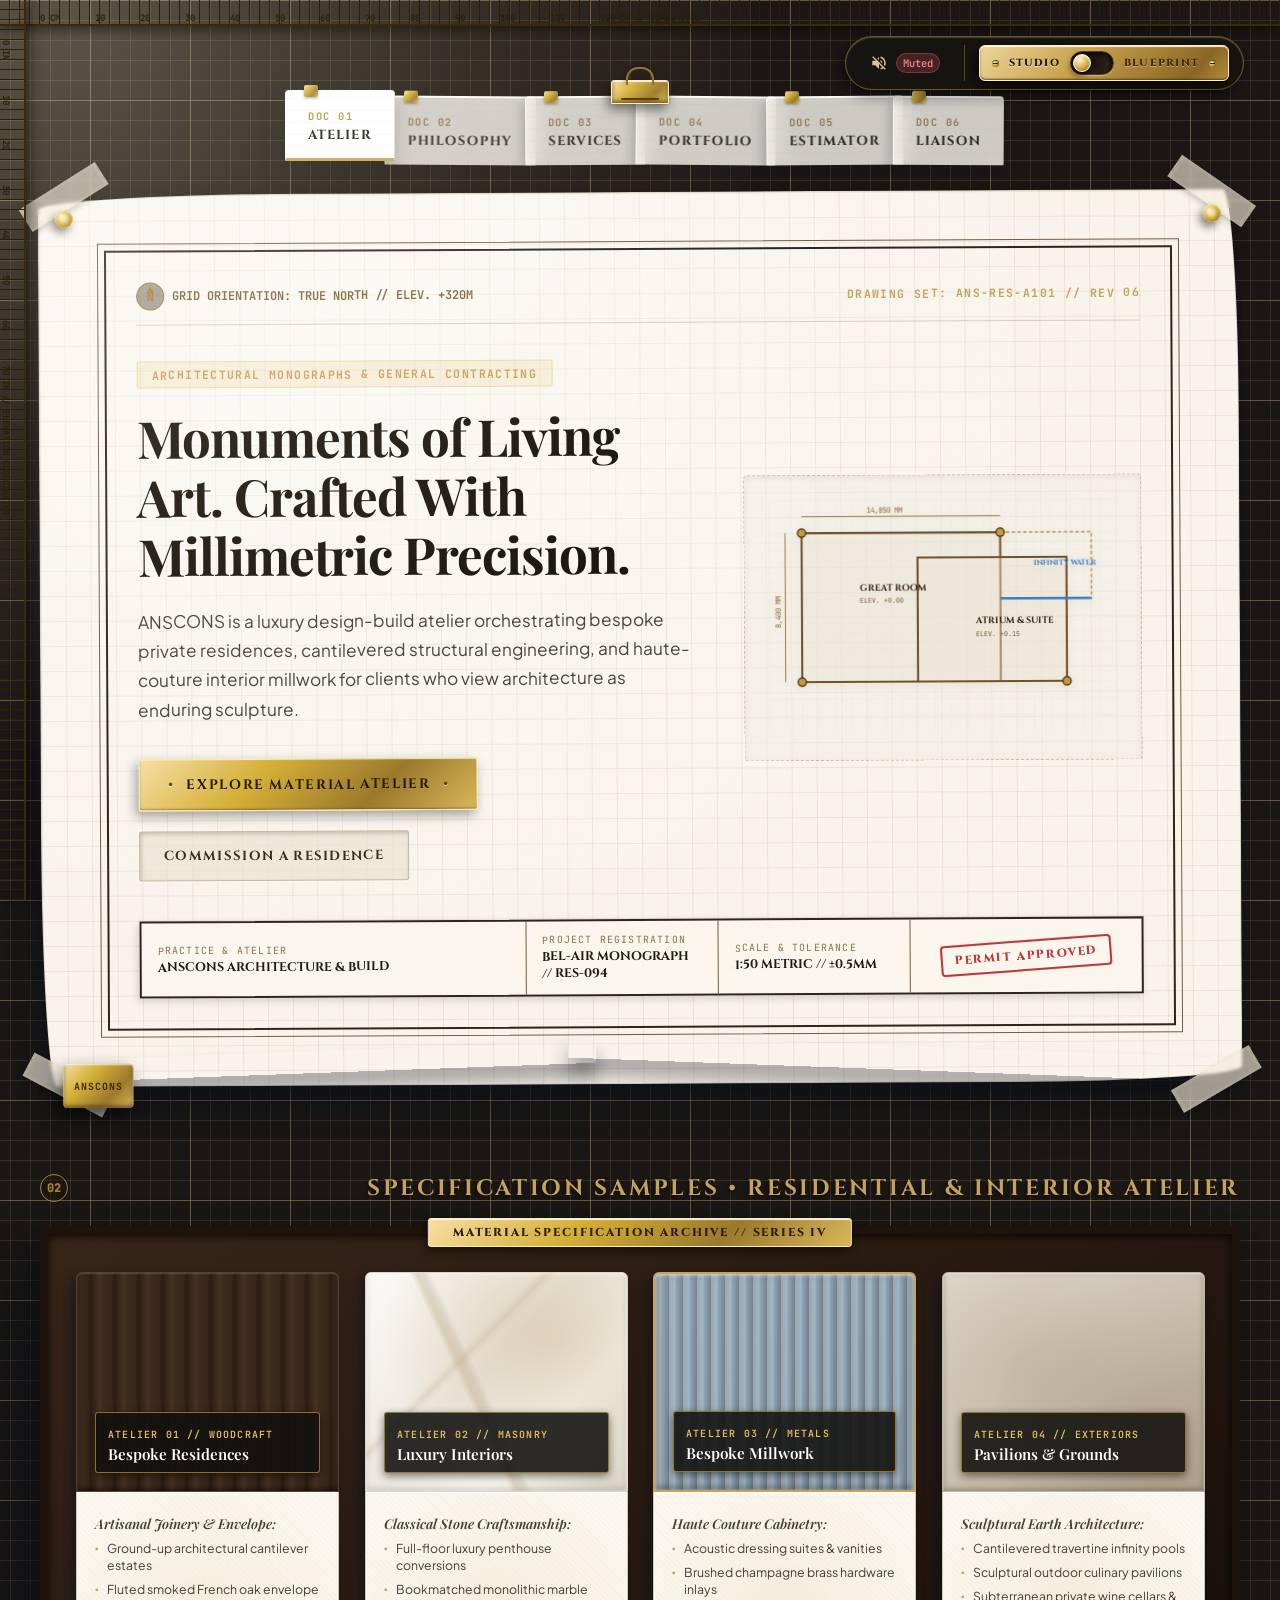
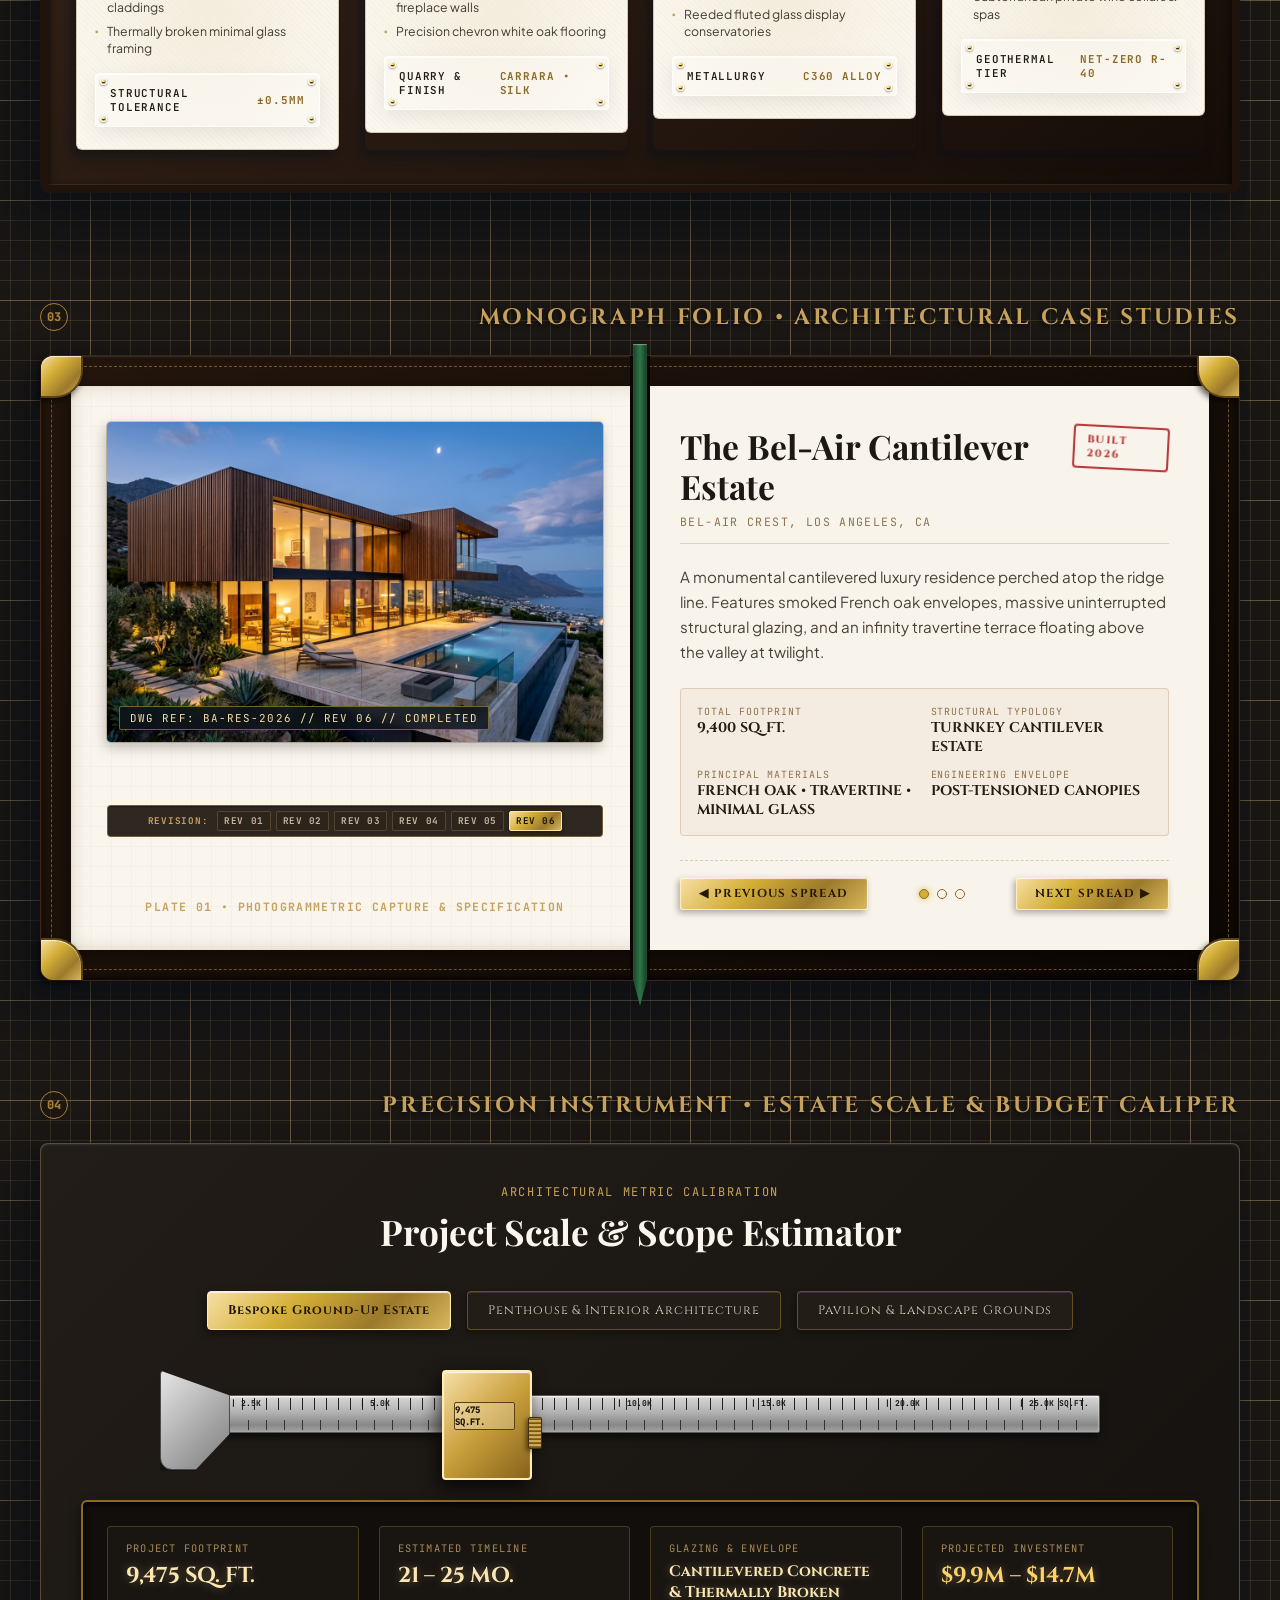
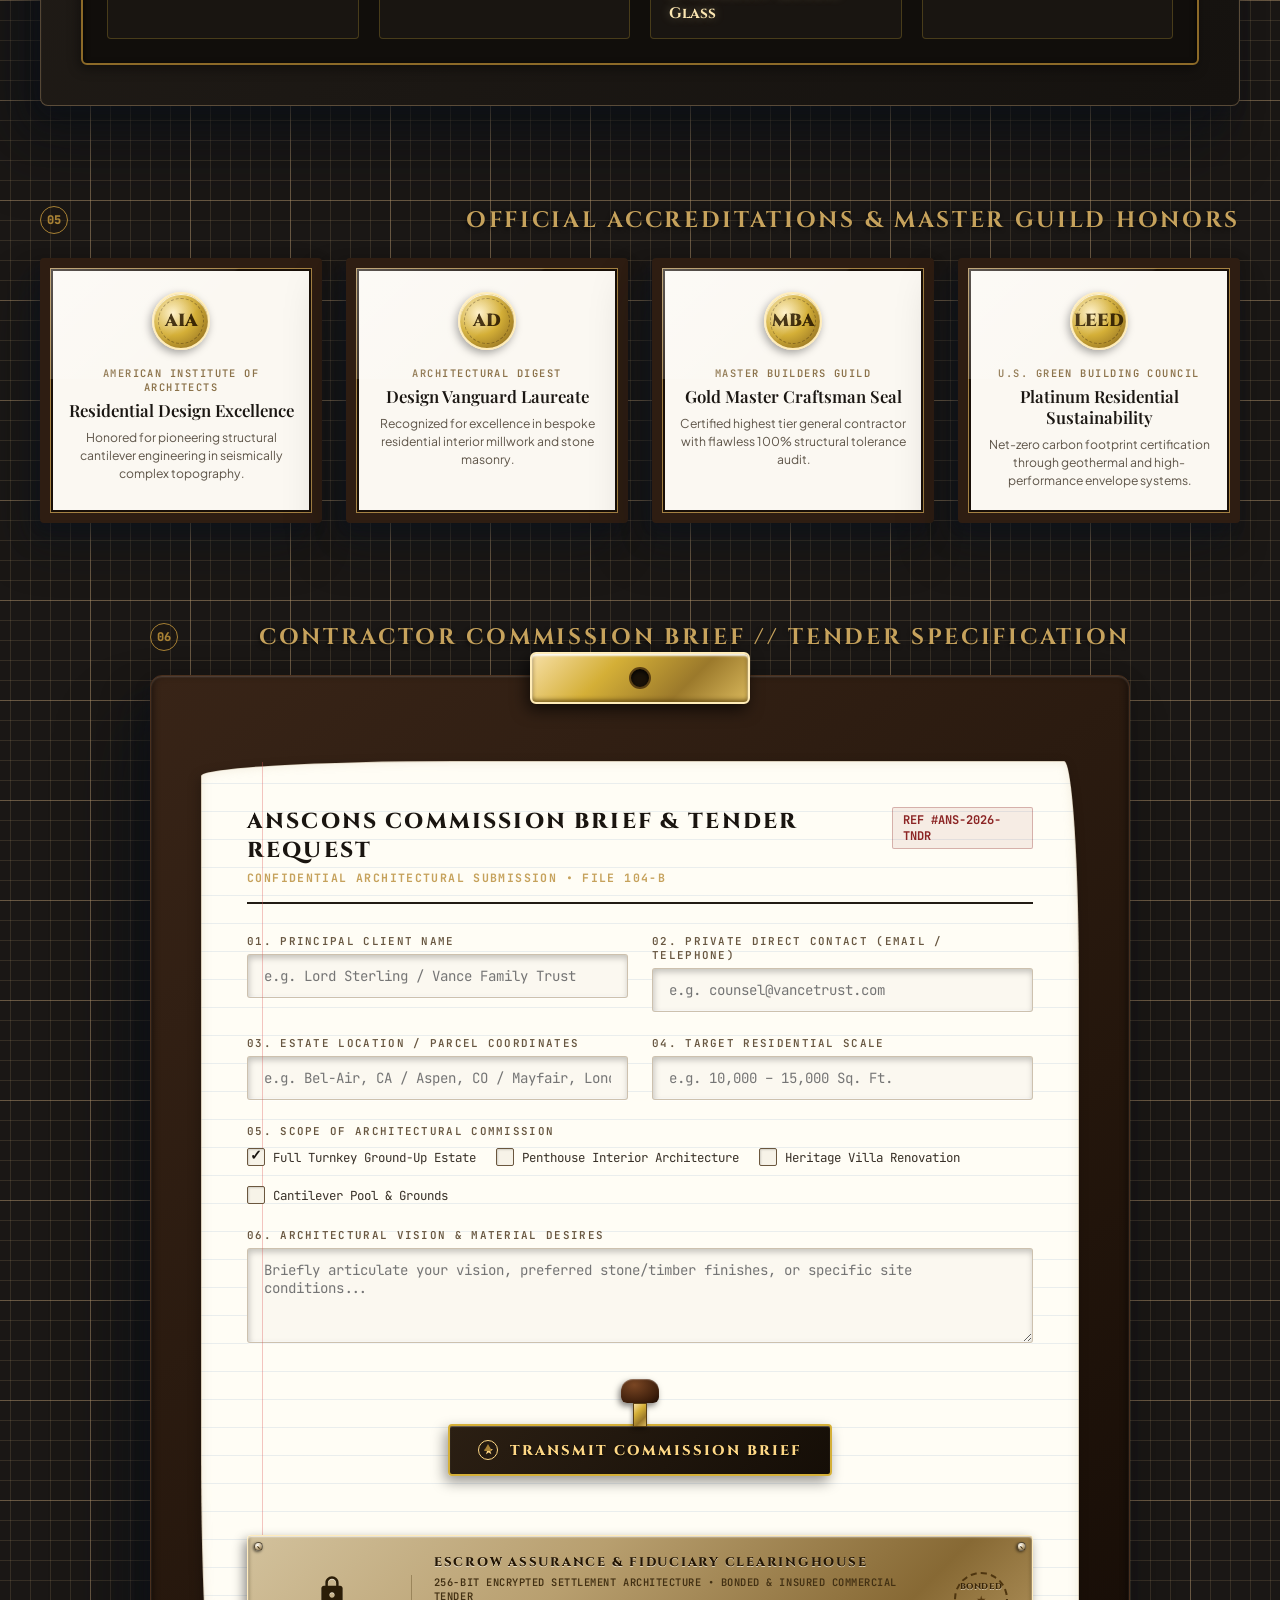
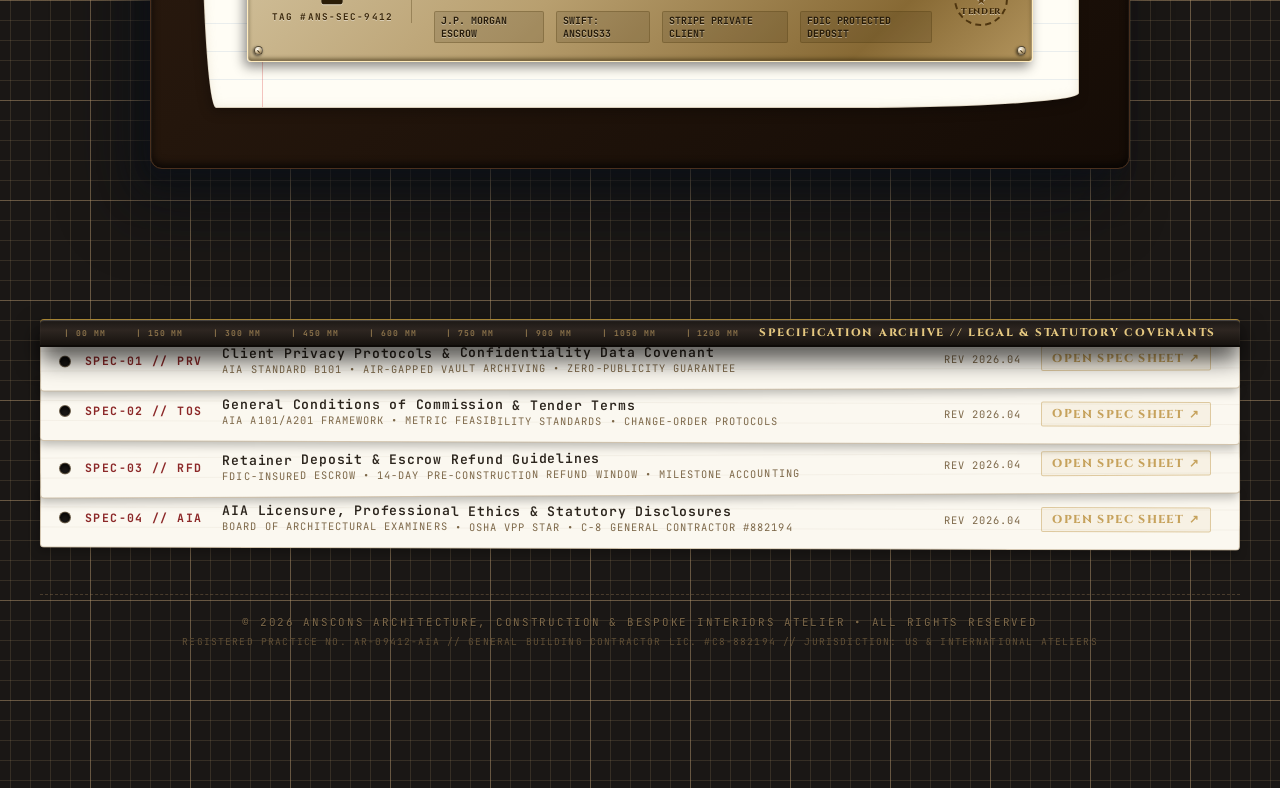
<file: index.html>
<!DOCTYPE html>
<html lang="en">
<head>
  <meta charset="UTF-8">
  <meta name="viewport" content="width=device-width, initial-scale=1.0">
  <title>ANSCONS | Architecture, Construction & Bespoke Residential Interiors</title>
  <meta name="description" content="Bespoke General Contracting, Luxury Residential Architecture, and Refined Interior Millwork. Crafted with millimetric precision.">
  
  <!-- Skeuomorphic Stylesheets -->
  <link rel="stylesheet" href="css/main.css">
  <link rel="stylesheet" href="css/desk.css">
  <link rel="stylesheet" href="css/nav.css">
  <link rel="stylesheet" href="css/hero.css">
  <link rel="stylesheet" href="css/materials.css">
  <link rel="stylesheet" href="css/portfolio.css">
  <link rel="stylesheet" href="css/caliper.css">
  <link rel="stylesheet" href="css/credentials.css">
  <link rel="stylesheet" href="css/clipboard.css">
  <link rel="stylesheet" href="css/legal-specs.css">
  <link rel="stylesheet" href="css/responsive.css">
</head>
<body class="studio-mode" data-theme="studio">

  <!-- Floating Brass Return-To-Origin (Top of Desk) Compass Widget -->
  <button id="btn-return-origin" class="btn-return-origin" title="Return to Drawing Sheet Origin (Top)" aria-label="Return to top of drafting table">
    <span class="compass-needle" aria-hidden="true">▲</span>
    <span class="origin-text">ORIGIN (TOP)</span>
  </button>

  <!-- Desktop Virtual Light Glow (Top-Left Desk Lamp) -->
  <div class="desk-lamp-glow" aria-hidden="true"></div>

  <!-- Calibrated Metric & Imperial Marginal Desk Rulers -->
  <div class="desk-ruler-top" aria-hidden="true">
    <span>0 CM &nbsp; &nbsp; &nbsp; 10 &nbsp; &nbsp; &nbsp; 20 &nbsp; &nbsp; &nbsp; 30 &nbsp; &nbsp; &nbsp; 40 &nbsp; &nbsp; &nbsp; 50 &nbsp; &nbsp; &nbsp; 60 &nbsp; &nbsp; &nbsp; 70 &nbsp; &nbsp; &nbsp; 80 &nbsp; &nbsp; &nbsp; 90 &nbsp; &nbsp; &nbsp; 100 &nbsp; &nbsp; &nbsp; 110 &nbsp; &nbsp; &nbsp; 120 CM // SCALE 1:50</span>
  </div>
  <div class="desk-ruler-left" aria-hidden="true">
    <span>0 IN &nbsp; &nbsp; &nbsp; 10 &nbsp; &nbsp; &nbsp; 20 &nbsp; &nbsp; &nbsp; 30 &nbsp; &nbsp; &nbsp; 40 &nbsp; &nbsp; &nbsp; 50 &nbsp; &nbsp; &nbsp; 60 &nbsp; &nbsp; &nbsp; 70 IN // ELEVATION COORDINATES</span>
  </div>

  <!-- Desk HUD Controls (Audio Mute Toggle & Solid Cast-Brass Snap Toggle Switch) -->
  <div class="desk-controls-hud">
    <!-- Audio Toggle: MUTED BY DEFAULT per instructions -->
    <button class="desk-audio-toggle" id="desk-audio-toggle" aria-label="Toggle mechanical audio feedback">
      <svg class="audio-icon" viewBox="0 0 24 24">
        <path d="M16.5 12c0-1.77-1.02-3.29-2.5-4.03v2.21l2.45 2.45c.03-.2.05-.41.05-.63zm2.5 0c0 .94-.2 1.82-.54 2.64l1.51 1.51C20.63 14.91 21 13.5 21 12c0-4.28-2.99-7.86-7-8.77v2.06c2.89.86 5 3.54 5 6.71zM4.27 3L3 4.27 7.73 9H3v6h4l5 5v-6.73l4.25 4.25c-.67.52-1.42.93-2.25 1.18v2.06c1.38-.31 2.63-.95 3.69-1.81L19.73 21 21 19.73 4.27 3zM12 4L9.91 6.09 12 8.18V4z"/>
      </svg>
      <span class="desk-audio-badge" id="audio-status-badge">Muted</span>
    </button>

    <!-- Solid Cast-Brass Snap Toggle Switch (Studio Warm vs Cyanotype Blueprint) -->
    <div class="lamp-lever-container">
      <div class="brass-switch-plate" id="brass-theme-lever" title="Snap toggle switch between Studio Warm Lamp and Blueprint Cyanotype mode">
        <div class="plate-screw" aria-hidden="true"></div>
        <span class="switch-mode-label active" id="label-mode-studio">STUDIO</span>
        <div class="brass-toggle-housing" aria-hidden="true">
          <div class="brass-toggle-bat" id="brass-toggle-bat"></div>
        </div>
        <span class="switch-mode-label" id="label-mode-blueprint">BLUEPRINT</span>
        <div class="plate-screw" aria-hidden="true"></div>
      </div>
    </div>
  </div>

  <!-- State C: Persistent Architectural Control Rail (Precision Control Panel) -->
  <nav class="architectural-control-rail" id="architectural-control-rail" aria-label="Architectural Control Rail">
    <div class="rail-crest">
      <div class="rail-screw" aria-hidden="true"></div>
      <span class="rail-compass-pip" aria-hidden="true">▲</span>
      <span class="rail-brand">ANSCONS</span>
      <span class="rail-spec">INDEX RAIL</span>
    </div>
    <div class="rail-keys-track">
      <a href="index.html" class="rail-key" data-doc="01" title="Atelier Master Drawing Sheet">
        <span class="rail-key-code"> 01</span>
        <span class="rail-key-name">ATELIER</span>
        <span class="rail-indicator" aria-hidden="true"></span>
      </a>
      <a href="about.html" class="rail-key" data-doc="02" title="Philosophy &amp; Heritage Ledger">
        <span class="rail-key-code"> 02</span>
        <span class="rail-key-name">PHILOSOPHY</span>
        <span class="rail-indicator" aria-hidden="true"></span>
      </a>
      <a href="services.html" class="rail-key" data-doc="03" title="Bespoke Architectural Services">
        <span class="rail-key-code"> 03</span>
        <span class="rail-key-name">SERVICES</span>
        <span class="rail-indicator" aria-hidden="true"></span>
      </a>
      <a href="projects.html" class="rail-key" data-doc="04" title="Monograph Folio of Built Works">
        <span class="rail-key-code"> 04</span>
        <span class="rail-key-name">PORTFOLIO</span>
        <span class="rail-indicator" aria-hidden="true"></span>
      </a>
      <a href="estimator.html" class="rail-key" data-doc="05" title="Scale Caliper Project Estimator">
        <span class="rail-key-code"> 05</span>
        <span class="rail-key-name">ESTIMATOR</span>
        <span class="rail-indicator" aria-hidden="true"></span>
      </a>
      <a href="contact.html" class="rail-key" data-doc="06" title="Commission Liaison Brief">
        <span class="rail-key-code"> 06</span>
        <span class="rail-key-name">LIAISON</span>
        <span class="rail-indicator" aria-hidden="true"></span>
      </a>
    </div>
  </nav>

  <!-- Master Drafting Table Layout -->
  <div class="drafting-table">

    <!-- Sticky Architectural Tracing Paper (Vellum) Navigation Clamped with Brass Clips -->
    <header class="tracing-nav-container">
      <div class="tracing-nav-track">
        <div class="brass-blueprint-clip" aria-hidden="true"></div>
        <a href="index.html" class="vellum-tab active" title="Atelier Master Drawing Sheet">
          <div class="vellum-tab-clip" aria-hidden="true"></div>
          <span class="tab-code">DOC 01</span>
          <span class="tab-title">ATELIER</span>
        </a>
        <a href="about.html" class="vellum-tab" title="Philosophy & Heritage Ledger">
          <div class="vellum-tab-clip" aria-hidden="true"></div>
          <span class="tab-code">DOC 02</span>
          <span class="tab-title">PHILOSOPHY</span>
        </a>
        <a href="services.html" class="vellum-tab" title="Bespoke Architectural Services">
          <div class="vellum-tab-clip" aria-hidden="true"></div>
          <span class="tab-code">DOC 03</span>
          <span class="tab-title">SERVICES</span>
        </a>
        <a href="projects.html" class="vellum-tab" title="Monograph Folio of Built Works">
          <div class="vellum-tab-clip" aria-hidden="true"></div>
          <span class="tab-code">DOC 04</span>
          <span class="tab-title">PORTFOLIO</span>
        </a>
        <a href="estimator.html" class="vellum-tab" title="Scale Caliper Project Estimator">
          <div class="vellum-tab-clip" aria-hidden="true"></div>
          <span class="tab-code">DOC 05</span>
          <span class="tab-title">ESTIMATOR</span>
        </a>
        <a href="contact.html" class="vellum-tab" title="Commission Liaison Brief">
          <div class="vellum-tab-clip" aria-hidden="true"></div>
          <span class="tab-code">DOC 06</span>
          <span class="tab-title">LIAISON</span>
        </a>
      </div>
    </header>

    <!-- SECTION 1: Master Architectural Blueprint & Title Block (Hero) -->
    <section id="section-hero" class="hero-blueprint-sheet paper-curl-shadow deckled-paper">
      <!-- Pinned Drafting Masking Tape & Brass Pushpins -->
      <div class="drafting-tape tape-tl"></div>
      <div class="drafting-tape tape-tr"></div>
      <div class="drafting-tape tape-bl"></div>
      <div class="drafting-tape tape-br"></div>
      <div class="brass-pushpin" style="top: 14px; left: 16px;"></div>
      <div class="brass-pushpin" style="top: 14px; right: 16px;"></div>

      <div class="blueprint-border-frame">
        <div class="sheet-header-meta">
          <div class="north-arrow-badge">
            <div class="north-symbol">N</div>
            <span>GRID ORIENTATION: TRUE NORTH // ELEV. +320M</span>
          </div>
          <div class="arch-label">DRAWING SET: ANS-RES-A101 // REV 06</div>
        </div>

        <div class="hero-content-core">
          <div class="hero-text-column">
            <div class="hero-subtitle-tag">
              <span class="arch-label">ARCHITECTURAL MONOGRAPHS &amp; GENERAL CONTRACTING</span>
            </div>
            <h1 class="hero-main-title">Monuments of Living Art. Crafted With Millimetric Precision.</h1>
            <p class="hero-description-copy">
              ANSCONS is a luxury design-build atelier orchestrating bespoke private residences, cantilevered structural engineering, and haute-couture interior millwork for clients who view architecture as enduring sculpture.
            </p>
            <div class="hero-actions-cluster">
              <a href="#section-materials" class="btn-brass-plaque">EXPLORE MATERIAL ATELIER</a>
              <a href="#section-commission" class="btn-vellum-debossed">COMMISSION A RESIDENCE</a>
            </div>
          </div>

          <!-- Hero Right: Architectural Floor Plan & Structural Isometric SVG -->
          <div class="hero-schematic-preview">
            <svg class="schematic-svg" viewBox="0 0 420 280" fill="none" xmlns="http://www.w3.org/2000/svg">
              <!-- Grid background -->
              <defs>
                <pattern id="hero-grid" width="20" height="20" patternUnits="userSpaceOnUse">
                  <path d="M 20 0 L 0 0 0 20" fill="none" stroke="rgba(180,150,110,0.15)" stroke-width="0.8"/>
                </pattern>
              </defs>
              <rect width="420" height="280" fill="url(#hero-grid)" />
              
              <!-- Cantilever Floor Plan Walls -->
              <rect x="40" y="40" width="240" height="180" stroke="#705228" stroke-width="2.5" fill="rgba(240,230,215,0.3)"/>
              <rect x="180" y="70" width="180" height="150" stroke="#705228" stroke-width="2.5" fill="rgba(240,230,215,0.4)"/>
              
              <!-- Cantilever Balcony & Infinity Edge -->
              <path d="M 280 40 L 390 40 L 390 120 L 280 120" stroke="#b89347" stroke-dasharray="4 3" stroke-width="1.8"/>
              <path d="M 280 120 L 390 120" stroke="#3b7cc4" stroke-width="3"/>
              
              <!-- Column nodes & dimensions -->
              <circle cx="40" cy="40" r="5" fill="#c49b38" stroke="#3d290c" stroke-width="1.5"/>
              <circle cx="280" cy="40" r="5" fill="#c49b38" stroke="#3d290c" stroke-width="1.5"/>
              <circle cx="40" cy="220" r="5" fill="#c49b38" stroke="#3d290c" stroke-width="1.5"/>
              <circle cx="360" cy="220" r="5" fill="#c49b38" stroke="#3d290c" stroke-width="1.5"/>
              
              <!-- Dimension Lines -->
              <line x1="40" y1="20" x2="280" y2="20" stroke="#8c6a28" stroke-width="1"/>
              <text x="140" y="16" font-family="'JetBrains Mono'" font-size="9" fill="#8c6a28" text-anchor="middle">14,850 MM</text>
              <line x1="20" y1="40" x2="20" y2="220" stroke="#8c6a28" stroke-width="1"/>
              <text x="14" y="135" font-family="'JetBrains Mono'" font-size="9" fill="#8c6a28" text-anchor="middle" transform="rotate(-90 14 135)">8,400 MM</text>

              <!-- Space labels -->
              <text x="110" y="110" font-family="'Cinzel'" font-size="11" font-weight="700" fill="#2e2211">GREAT ROOM</text>
              <text x="110" y="125" font-family="'JetBrains Mono'" font-size="8" fill="#755a30">ELEV. +0.00</text>

              <text x="250" y="150" font-family="'Cinzel'" font-size="11" font-weight="700" fill="#2e2211">ATRIUM &amp; SUITE</text>
              <text x="250" y="165" font-family="'JetBrains Mono'" font-size="8" fill="#755a30">ELEV. +0.15</text>

              <text x="320" y="80" font-family="'Cinzel'" font-size="9" font-weight="700" fill="#3b7cc4">INFINITY WATER</text>
            </svg>
          </div>
        </div>

        <!-- Master Title Block Standard -->
        <div class="architect-title-block">
          <div class="title-block-cell">
            <span class="cell-caption">PRACTICE &amp; ATELIER</span>
            <span class="cell-value">ANSCONS ARCHITECTURE &amp; BUILD</span>
          </div>
          <div class="title-block-cell">
            <span class="cell-caption">PROJECT REGISTRATION</span>
            <span class="cell-value">BEL-AIR MONOGRAPH // RES-094</span>
          </div>
          <div class="title-block-cell">
            <span class="cell-caption">SCALE &amp; TOLERANCE</span>
            <span class="cell-value">1:50 METRIC // ±0.5MM</span>
          </div>
          <div class="title-block-cell" style="align-items: center;">
            <div class="title-block-stamp">PERMIT APPROVED</div>
          </div>
        </div>
      </div>

      <!-- Solid Brass Corner Paperweight -->
      <div class="brass-corner-weight" aria-hidden="true">ANSCONS</div>
    </section>

    <!-- SECTION 2: Material Sample Desk Tray (Services) -->
    <section id="section-materials" class="material-tray-section">
      <div class="section-ribbon-tag">
        <div class="north-symbol">02</div>
        <h2 class="section-ribbon-title">Specification Samples • Residential &amp; Interior Atelier</h2>
      </div>

      <!-- Oiled Dark Walnut Organizer Box -->
      <div class="walnut-sample-tray">
        <div class="tray-brass-plaque">MATERIAL SPECIFICATION ARCHIVE // SERIES IV</div>

        <div class="material-samples-grid">
          
          <!-- Sample 1: Fluted French Smoked Oak (Bespoke Residential) -->
          <div class="material-block sample-wood" tabindex="0">
            <div class="material-surface">
              <div class="material-inlay-badge">
                <span class="material-code">ATELIER 01 // WOODCRAFT</span>
                <h3 class="material-title">Bespoke Residences</h3>
              </div>
            </div>
            
            <!-- Classic Coarse-Grain Watercolor Paper Card -->
            <div class="coarse-watercolor-card">
              <div class="classic-scope-title">Artisanal Joinery &amp; Envelope:</div>
              <ul class="spec-scope-list">
                <li class="spec-scope-item">Ground-up architectural cantilever estates</li>
                <li class="spec-scope-item">Fluted smoked French oak envelope claddings</li>
                <li class="spec-scope-item">Thermally broken minimal glass framing</li>
              </ul>

              <!-- Modern Juxtaposition: Floating Frosted Glass with Polished Brass Screws -->
              <div class="floating-frosted-glass">
                <div class="standoff-brass-screw screw-tl"></div>
                <div class="standoff-brass-screw screw-tr"></div>
                <div class="standoff-brass-screw screw-bl"></div>
                <div class="standoff-brass-screw screw-br"></div>
                <div class="modern-metrics-content">
                  <span>STRUCTURAL TOLERANCE</span>
                  <span class="modern-badge-metric">±0.5MM</span>
                </div>
              </div>
            </div>
          </div>

          <!-- Sample 2: Bookmatched Calacatta Gold Marble (Penthouse Interiors) -->
          <div class="material-block sample-marble" tabindex="0">
            <div class="material-surface">
              <div class="marble-vein"></div>
              <div class="material-inlay-badge">
                <span class="material-code">ATELIER 02 // MASONRY</span>
                <h3 class="material-title">Luxury Interiors</h3>
              </div>
            </div>

            <!-- Classic Coarse-Grain Watercolor Paper Card -->
            <div class="coarse-watercolor-card">
              <div class="classic-scope-title">Classical Stone Craftsmanship:</div>
              <ul class="spec-scope-list">
                <li class="spec-scope-item">Full-floor luxury penthouse conversions</li>
                <li class="spec-scope-item">Bookmatched monolithic marble fireplace walls</li>
                <li class="spec-scope-item">Precision chevron white oak flooring</li>
              </ul>

              <!-- Modern Juxtaposition: Floating Frosted Glass with Polished Brass Screws -->
              <div class="floating-frosted-glass">
                <div class="standoff-brass-screw screw-tl"></div>
                <div class="standoff-brass-screw screw-tr"></div>
                <div class="standoff-brass-screw screw-bl"></div>
                <div class="standoff-brass-screw screw-br"></div>
                <div class="modern-metrics-content">
                  <span>QUARRY &amp; FINISH</span>
                  <span class="modern-badge-metric">CARRARA • SILK</span>
                </div>
              </div>
            </div>
          </div>

          <!-- Sample 3: Fluted Architectural Glass & Brass (Millwork) -->
          <div class="material-block sample-glass" tabindex="0">
            <div class="material-surface">
              <div class="material-inlay-badge">
                <span class="material-code">ATELIER 03 // METALS</span>
                <h3 class="material-title">Bespoke Millwork</h3>
              </div>
            </div>

            <!-- Classic Coarse-Grain Watercolor Paper Card -->
            <div class="coarse-watercolor-card">
              <div class="classic-scope-title">Haute Couture Cabinetry:</div>
              <ul class="spec-scope-list">
                <li class="spec-scope-item">Acoustic dressing suites &amp; vanities</li>
                <li class="spec-scope-item">Brushed champagne brass hardware inlays</li>
                <li class="spec-scope-item">Reeded fluted glass display conservatories</li>
              </ul>

              <!-- Modern Juxtaposition: Floating Frosted Glass with Polished Brass Screws -->
              <div class="floating-frosted-glass">
                <div class="standoff-brass-screw screw-tl"></div>
                <div class="standoff-brass-screw screw-tr"></div>
                <div class="standoff-brass-screw screw-bl"></div>
                <div class="standoff-brass-screw screw-br"></div>
                <div class="modern-metrics-content">
                  <span>METALLURGY</span>
                  <span class="modern-badge-metric">C360 ALLOY</span>
                </div>
              </div>
            </div>
          </div>

          <!-- Sample 4: Honed Roman Travertine (Estate Grounds) -->
          <div class="material-block sample-stone" tabindex="0">
            <div class="material-surface">
              <div class="material-inlay-badge">
                <span class="material-code">ATELIER 04 // EXTERIORS</span>
                <h3 class="material-title">Pavilions &amp; Grounds</h3>
              </div>
            </div>

            <!-- Classic Coarse-Grain Watercolor Paper Card -->
            <div class="coarse-watercolor-card">
              <div class="classic-scope-title">Sculptural Earth Architecture:</div>
              <ul class="spec-scope-list">
                <li class="spec-scope-item">Cantilevered travertine infinity pools</li>
                <li class="spec-scope-item">Sculptural outdoor culinary pavilions</li>
                <li class="spec-scope-item">Subterranean private wine cellars &amp; spas</li>
              </ul>

              <!-- Modern Juxtaposition: Floating Frosted Glass with Polished Brass Screws -->
              <div class="floating-frosted-glass">
                <div class="standoff-brass-screw screw-tl"></div>
                <div class="standoff-brass-screw screw-tr"></div>
                <div class="standoff-brass-screw screw-bl"></div>
                <div class="standoff-brass-screw screw-br"></div>
                <div class="modern-metrics-content">
                  <span>GEOTHERMAL TIER</span>
                  <span class="modern-badge-metric">NET-ZERO R-40</span>
                </div>
              </div>
            </div>
          </div>

        </div>
      </div>
    </section>

    <!-- SECTION 3: Leather-Bound Architectural Portfolio Folio (Past Projects) -->
    <section id="section-portfolio" class="portfolio-folio-section">
        <div class="section-ribbon-tag">
        <div class="north-symbol">03</div>
        <h2 class="section-ribbon-title">Monograph Folio • Architectural Case Studies</h2>
      </div>

      <!-- Hand-Stitched Leather Binder -->
      <div class="leather-folio-binder">
        <div class="brass-corner top-left" aria-hidden="true"></div>
        <div class="brass-corner top-right" aria-hidden="true"></div>
        <div class="brass-corner bottom-left" aria-hidden="true"></div>
        <div class="brass-corner bottom-right" aria-hidden="true"></div>
        <div class="binder-spine-groove" aria-hidden="true"></div>
        <div class="silk-ribbon-bookmark" aria-hidden="true"></div>

        <!-- Open Folio Spread -->
        <div class="folio-paper-spread">
          
          <!-- Left Page: Project Visual Render -->
          <div class="folio-page-left">
            <div class="page-photo-frame" id="folio-photo-frame" data-revision="rev-06">
              <img id="folio-photo-img" class="page-photo-img" src="assets/images/project-1-belair.jpg" alt="The Bel-Air Cantilever Estate">
              <div id="folio-overlay-tag" class="photo-blueprint-overlay-tag">DWG REF: BA-RES-2026 // REV 06</div>
              <div id="folio-revision-sketch-layer" class="folio-revision-sketch-layer" aria-hidden="true"></div>
            </div>

            <!-- Drawing Revision Stepper -->
            <div class="folio-revision-stepper" id="folio-revision-stepper" role="tablist" aria-label="Drawing Revision State">
              <span class="folio-rev-label">REVISION:</span>
              <button class="folio-rev-btn" data-rev="1" title="REV 01: Concept Massing">REV 01</button>
              <button class="folio-rev-btn" data-rev="2" title="REV 02: Schematic Wireframe">REV 02</button>
              <button class="folio-rev-btn" data-rev="3" title="REV 03: Structural Frame">REV 03</button>
              <button class="folio-rev-btn" data-rev="4" title="REV 04: Material Spec">REV 04</button>
              <button class="folio-rev-btn" data-rev="5" title="REV 05: Field Redlines">REV 05</button>
              <button class="folio-rev-btn active" data-rev="6" title="REV 06: Completed As-Built">REV 06</button>
            </div>

            <div class="arch-label" style="text-align: center; margin-top: 10px;">PLATE 01 • PHOTOGRAMMETRIC CAPTURE &amp; SPECIFICATION</div>
          </div>

          <!-- Right Page: Monograph Text & Spec Sheet with 3D Page Turn Sheen -->
          <div class="folio-page-right">
            <!-- Dynamic Sweeping Light Sheen when Page Flips in 3D -->
            <div id="page-lighting-sheen" class="page-lighting-sheen" aria-hidden="true"></div>

            <div>
              <div class="monograph-meta-header">
                <div>
                  <h3 id="folio-project-title" class="monograph-project-title">The Bel-Air Cantilever Estate</h3>
                  <div id="folio-project-location" class="monograph-location">Bel-Air Crest, Los Angeles, CA</div>
                </div>
                <div class="title-block-stamp" style="font-size: 0.65rem; transform: rotate(3deg);">BUILT 2026</div>
              </div>

              <p id="folio-project-narrative" class="monograph-narrative">
                A monumental cantilevered luxury residence perched atop the ridge line. Features smoked French oak envelopes, massive uninterrupted structural glazing, and an infinity travertine terrace floating above the valley at twilight.
              </p>

              <!-- Technical Specs Grid -->
              <div class="architectural-specs-grid">
                <div class="spec-cell">
                  <span class="spec-cell-label">TOTAL FOOTPRINT</span>
                  <span id="spec-footprint" class="spec-cell-val">9,400 SQ. FT.</span>
                </div>
                <div class="spec-cell">
                  <span class="spec-cell-label">STRUCTURAL TYPOLOGY</span>
                  <span id="spec-typology" class="spec-cell-val">CANTILEVER ESTATE</span>
                </div>
                <div class="spec-cell">
                  <span class="spec-cell-label">PRINCIPAL MATERIALS</span>
                  <span id="spec-materials" class="spec-cell-val">FRENCH OAK • TRAVERTINE</span>
                </div>
                <div class="spec-cell">
                  <span class="spec-cell-label">ENGINEERING ENVELOPE</span>
                  <span id="spec-structural" class="spec-cell-val">POST-TENSIONED CANOPIES</span>
                </div>
              </div>
            </div>

            <!-- Page Navigation Controls -->
            <div class="folio-nav-controls">
              <button id="btn-folio-prev" class="btn-brass-turn">◀ PREVIOUS SPREAD</button>
              
              <div id="folio-dots" class="folio-page-indicators">
                <div class="folio-page-dot active" title="Plate 01: Bel-Air Estate"></div>
                <div class="folio-page-dot" title="Plate 02: Tribeca Penthouse"></div>
                <div class="folio-page-dot" title="Plate 03: Mayfair Villa"></div>
              </div>

              <button id="btn-folio-next" class="btn-brass-turn">NEXT SPREAD ▶</button>
            </div>

          </div>

        </div>
      </div>
    </section>

    <!-- SECTION 4: Architectural Sliding Vernier Caliper (Estimator) -->
    <section id="section-caliper" class="caliper-section">
      <div class="section-ribbon-tag">
        <div class="north-symbol">04</div>
        <h2 class="section-ribbon-title">Precision Instrument • Estate Scale &amp; Budget Caliper</h2>
      </div>

      <div class="caliper-board-housing">
        <div class="caliper-header">
          <div class="caliper-subtitle">ARCHITECTURAL METRIC CALIBRATION</div>
          <h3 class="caliper-main-heading">Project Scale &amp; Scope Estimator</h3>
        </div>

        <!-- Scope Selection Tabs -->
        <div class="scope-toggle-tabs">
          <button class="scope-btn active" data-scope="estate">Bespoke Ground-Up Estate</button>
          <button class="scope-btn" data-scope="penthouse">Penthouse &amp; Interior Architecture</button>
          <button class="scope-btn" data-scope="pavilion">Pavilion &amp; Landscape Grounds</button>
        </div>

        <!-- Physical Caliper Slider -->
        <div class="vernier-caliper-tool">
          <div class="caliper-fixed-jaw" aria-hidden="true"></div>
          
          <div class="caliper-main-beam">
            <div class="beam-scale-ticks">
              <span>| 2.5K</span>
              <span>| 5.0K</span>
              <span>| 7.5K</span>
              <span>| 10.0K</span>
              <span>| 15.0K</span>
              <span>| 20.0K</span>
              <span>| 25.0K SQ.FT.</span>
            </div>
            <div class="beam-scale-bottom-ticks"></div>
          </div>

          <!-- Sliding Jaw with Vernier Window & Knurled Brass Thumbwheel -->
          <div id="caliper-sliding-jaw" class="caliper-sliding-jaw" style="left: 38%;">
            <div class="caliper-thumbwheel" aria-hidden="true"></div>
            <div class="vernier-window">
              <span id="vernier-current-val">9,500 SQ.FT.</span>
            </div>
          </div>

          <!-- Accessible Touch & Keyboard Range Input -->
          <input type="range" id="caliper-slider-input" class="caliper-range-input" min="0" max="100" value="31" aria-label="Slide to adjust estate footprint">
        </div>

        <!-- Brass Readout Gauge Instrument -->
        <div class="caliper-readout-gauge">
          <div class="readout-cell">
            <span class="readout-label">PROJECT FOOTPRINT</span>
            <span id="readout-footprint" class="readout-value">9,500 SQ. FT.</span>
          </div>
          <div class="readout-cell">
            <span class="readout-label">ESTIMATED TIMELINE</span>
            <span id="readout-duration" class="readout-value">18 – 22 MO.</span>
          </div>
          <div class="readout-cell">
            <span class="readout-label">GLAZING &amp; ENVELOPE</span>
            <span id="readout-envelope" class="readout-value" style="font-size: 0.95rem;">Minimal Steel &amp; Triple Low-E</span>
          </div>
          <div class="readout-cell">
            <span class="readout-label">PROJECTED INVESTMENT</span>
            <span id="readout-investment" class="readout-value" style="color: #ffd269;">$10.2M – $14.8M</span>
          </div>
        </div>

      </div>
    </section>

    <!-- SECTION 5: Accreditations & Safety Awards -->
    <section id="section-credentials" class="credentials-section">
      <div class="section-ribbon-tag">
        <div class="north-symbol">05</div>
        <h2 class="section-ribbon-title">Official Accreditations &amp; Master Guild Honors</h2>
      </div>

      <div class="framed-awards-row">
        
        <div class="award-frame">
          <div class="award-gold-crest">AIA</div>
          <div class="award-org">AMERICAN INSTITUTE OF ARCHITECTS</div>
          <div class="award-title">Residential Design Excellence</div>
          <p class="award-desc">Honored for pioneering structural cantilever engineering in seismically complex topography.</p>
        </div>

        <div class="award-frame">
          <div class="award-gold-crest">AD</div>
          <div class="award-org">ARCHITECTURAL DIGEST</div>
          <div class="award-title">Design Vanguard Laureate</div>
          <p class="award-desc">Recognized for excellence in bespoke residential interior millwork and stone masonry.</p>
        </div>

        <div class="award-frame">
          <div class="award-gold-crest">MBA</div>
          <div class="award-org">MASTER BUILDERS GUILD</div>
          <div class="award-title">Gold Master Craftsman Seal</div>
          <p class="award-desc">Certified highest tier general contractor with flawless 100% structural tolerance audit.</p>
        </div>

        <div class="award-frame">
          <div class="award-gold-crest">LEED</div>
          <div class="award-org">U.S. GREEN BUILDING COUNCIL</div>
          <div class="award-title">Platinum Residential Sustainability</div>
          <p class="award-desc">Net-zero carbon footprint certification through geothermal and high-performance envelope systems.</p>
        </div>

      </div>
    </section>

    <!-- SECTION 6: Official Carbon-Copy Commission Brief & Mechanical Stamp (Contact) -->
    <section id="section-commission" class="commission-section">
      <div class="section-ribbon-tag">
        <div class="north-symbol">06</div>
        <h2 class="section-ribbon-title">Contractor Commission Brief // Tender Specification</h2>
      </div>

      <div class="architect-clipboard">
        <!-- Heavy Brass Spring Clamp -->
        <div class="clipboard-brass-clamp">
          <div class="clamp-hang-hole" aria-hidden="true"></div>
        </div>

        <!-- Carbon-Copy Paper Sheet -->
        <div class="carbon-copy-sheet">
          
          <div class="sheet-tender-header">
            <div>
              <h3 class="tender-main-title">ANSCONS COMMISSION BRIEF &amp; TENDER REQUEST</h3>
              <span class="arch-label">CONFIDENTIAL ARCHITECTURAL SUBMISSION • FILE 104-B</span>
            </div>
            <div class="tender-serial-badge">REF #ANS-2026-TNDR</div>
          </div>

          <form id="commission-brief-form">
            <div class="brief-form-grid">
              
              <div class="form-field-group">
                <label class="field-label" for="input-client-name">01. PRINCIPAL CLIENT NAME</label>
                <input type="text" id="input-client-name" class="debossed-input" placeholder="e.g. Lord Sterling / Vance Family Trust" required>
              </div>

              <div class="form-field-group">
                <label class="field-label" for="input-client-contact">02. PRIVATE DIRECT CONTACT (EMAIL / TELEPHONE)</label>
                <input type="text" id="input-client-contact" class="debossed-input" placeholder="e.g. counsel@vancetrust.com" required>
              </div>

              <div class="form-field-group">
                <label class="field-label" for="input-project-location">03. ESTATE LOCATION / PARCEL COORDINATES</label>
                <input type="text" id="input-project-location" class="debossed-input" placeholder="e.g. Bel-Air, CA / Aspen, CO / Mayfair, London">
              </div>

              <div class="form-field-group">
                <label class="field-label" for="input-target-scale">04. TARGET RESIDENTIAL SCALE</label>
                <input type="text" id="input-target-scale" class="debossed-input" placeholder="e.g. 10,000 – 15,000 Sq. Ft.">
              </div>

              <div class="form-field-group full-width">
                <label class="field-label">05. SCOPE OF ARCHITECTURAL COMMISSION</label>
                <div class="checkbox-scope-cluster">
                  <label class="pencil-checkbox-label">
                    <input type="checkbox" checked>
                    <span>Full Turnkey Ground-Up Estate</span>
                  </label>
                  <label class="pencil-checkbox-label">
                    <input type="checkbox">
                    <span>Penthouse Interior Architecture</span>
                  </label>
                  <label class="pencil-checkbox-label">
                    <input type="checkbox">
                    <span>Heritage Villa Renovation</span>
                  </label>
                  <label class="pencil-checkbox-label">
                    <input type="checkbox">
                    <span>Cantilever Pool &amp; Grounds</span>
                  </label>
                </div>
              </div>

              <div class="form-field-group full-width">
                <label class="field-label" for="input-project-vision">06. ARCHITECTURAL VISION &amp; MATERIAL DESIRES</label>
                <textarea id="input-project-vision" class="debossed-input" placeholder="Briefly articulate your vision, preferred stone/timber finishes, or specific site conditions..."></textarea>
              </div>

            </div>

            <!-- Mechanical Stamp Button Zone -->
            <div class="stamp-action-zone">
              <button type="button" id="btn-mechanical-stamp" class="mechanical-stamp-btn" title="Click to depress mechanical stamp and transmit commission brief">
                <div class="stamp-handle-assembly">
                  <div class="stamp-wood-knob"></div>
                  <div class="stamp-brass-shaft"></div>
                </div>
                <div class="stamp-die-base">
                  <span class="north-symbol" style="width: 20px; height: 20px; font-size: 0.6rem; color: #ffd885; border-color: #ffd885;">★</span>
                  <span class="stamp-action-label">TRANSMIT COMMISSION BRIEF</span>
                </div>
              </button>

              <div id="dispatch-toast" style="font-family: var(--font-mono); font-size: 0.72rem; color: #8c2525; margin-top: 14px; opacity: 0; transition: all 0.3s ease;"></div>
            </div>

            <!-- The Red Ink Stamped Seal (Revealed on submission) -->
            <div id="ink-seal" class="imprinted-ink-seal" aria-hidden="true">
              <div class="seal-title">ANSCONS ATELIER</div>
              <div id="seal-date-text" class="seal-date">14 SEP 2026</div>
              <div class="seal-status">COMMISSION LOGGED</div>
              <div id="seal-ref-text" style="font-size: 0.58rem; margin-top: 4px;">REF #ANS-2026-9412</div>
            </div>

          </form>

          <!-- Skeuomorphic Metal Security Asset Tag (Riveted Directly onto Masonite Board) -->
          <div class="clipboard-metal-asset-tag">
            <div class="asset-rivet rivet-tl" aria-hidden="true"></div>
            <div class="asset-rivet rivet-tr" aria-hidden="true"></div>
            <div class="asset-rivet rivet-bl" aria-hidden="true"></div>
            <div class="asset-rivet rivet-br" aria-hidden="true"></div>

            <!-- Left: Cryptographic Lock & Asset Tag ID -->
            <div class="tag-security-emblem">
              <svg class="lock-shield-icon" viewBox="0 0 24 24" fill="currentColor">
                <path d="M18 8h-1V6c0-2.76-2.24-5-5-5S7 3.24 7 6v2H6c-1.1 0-2 .9-2 2v10c0 1.1.9 2 2 2h12c1.1 0 2-.9 2-2V10c0-1.1-.9-2-2-2zm-6 9c-1.1 0-2-.9-2-2s.9-2 2-2 2 .9 2 2-.9 2-2 2zm3.1-9H8.9V6c0-1.71 1.39-3.1 3.1-3.1 1.71 0 3.1 1.39 3.1 3.1v2z"/>
              </svg>
              <span class="tag-serial-code">TAG #ANS-SEC-9412</span>
            </div>

            <!-- Center: Escrow & Fiduciary Commercial Clearinghouse Info -->
            <div class="tag-content-column">
              <div class="tag-main-title">ESCROW ASSURANCE &amp; FIDUCIARY CLEARINGHOUSE</div>
              <div class="tag-subtitle-spec">256-BIT ENCRYPTED SETTLEMENT ARCHITECTURE • BONDED &amp; INSURED COMMERCIAL TENDER</div>
              <div class="tag-clearing-partners">
                <span class="tag-clearing-badge">J.P. MORGAN ESCROW</span>
                <span class="tag-clearing-badge">SWIFT: ANSCUS33</span>
                <span class="tag-clearing-badge">STRIPE PRIVATE CLIENT</span>
                <span class="tag-clearing-badge">FDIC PROTECTED DEPOSIT</span>
              </div>
            </div>

            <!-- Right: Bonded Tender Certification Seal -->
            <div class="tag-bonded-seal">
              <span class="seal-ring-text">BONDED</span>
              <span class="seal-star-center">★</span>
              <span class="seal-ring-text">TENDER</span>
            </div>
          </div>

        </div>
      </div>
    </section>

    <!-- ARCHITECTURAL DOCUMENT INDEX (THE LEGAL FOOTER)
         A neat stack of thin Specification Sheets tucked under the cutting mat edge -->
    <footer class="drafting-table-footer-zone">
      
      <!-- Heavy Cutting Mat Bottom Lip / Edge -->
      <div class="cutting-mat-bottom-lip">
        <div class="mat-lip-metric-ticks">
          <span>| 00 MM</span>
          <span>| 150 MM</span>
          <span>| 300 MM</span>
          <span>| 450 MM</span>
          <span>| 600 MM</span>
          <span>| 750 MM</span>
          <span>| 900 MM</span>
          <span>| 1050 MM</span>
          <span>| 1200 MM</span>
        </div>
        <div class="mat-lip-title">SPECIFICATION ARCHIVE // LEGAL &amp; STATUTORY COVENANTS</div>
      </div>

      <!-- Tucked Specification Sheets Stack (Spec Sheets) -->
      <div class="tucked-spec-stack">
        
        <!-- Spec Sheet 1: Privacy Policy -->
        <div class="spec-sheet-tab" data-spec="spec-01" tabindex="0" role="button" aria-label="View SPEC-01: Client Privacy & Fiduciary Data Covenant">
          <div class="spec-hole-punch" aria-hidden="true"></div>
          <span class="spec-doc-id">SPEC-01 // PRV</span>
          <div>
            <div class="spec-doc-title">Client Privacy Protocols &amp; Confidentiality Data Covenant</div>
            <div class="spec-doc-classification">AIA Standard B101 • Air-Gapped Vault Archiving • Zero-Publicity Guarantee</div>
          </div>
          <span class="spec-doc-classification">REV 2026.04</span>
          <span class="spec-doc-action">OPEN SPEC SHEET ↗</span>
        </div>

        <!-- Spec Sheet 2: Terms of Service -->
        <div class="spec-sheet-tab" data-spec="spec-02" tabindex="0" role="button" aria-label="View SPEC-02: General Conditions of Commission & Tender Terms">
          <div class="spec-hole-punch" aria-hidden="true"></div>
          <span class="spec-doc-id">SPEC-02 // TOS</span>
          <div>
            <div class="spec-doc-title">General Conditions of Commission &amp; Tender Terms</div>
            <div class="spec-doc-classification">AIA A101/A201 Framework • Metric Feasibility Standards • Change-Order Protocols</div>
          </div>
          <span class="spec-doc-classification">REV 2026.04</span>
          <span class="spec-doc-action">OPEN SPEC SHEET ↗</span>
        </div>

        <!-- Spec Sheet 3: Refund Guidelines -->
        <div class="spec-sheet-tab" data-spec="spec-03" tabindex="0" role="button" aria-label="View SPEC-03: Retainer Deposit & Escrow Refund Guidelines">
          <div class="spec-hole-punch" aria-hidden="true"></div>
          <span class="spec-doc-id">SPEC-03 // RFD</span>
          <div>
            <div class="spec-doc-title">Retainer Deposit &amp; Escrow Refund Guidelines</div>
            <div class="spec-doc-classification">FDIC-Insured Escrow • 14-Day Pre-Construction Refund Window • Milestone Accounting</div>
          </div>
          <span class="spec-doc-classification">REV 2026.04</span>
          <span class="spec-doc-action">OPEN SPEC SHEET ↗</span>
        </div>

        <!-- Spec Sheet 4: Licensure & AIA Disclosures -->
        <div class="spec-sheet-tab" data-spec="spec-04" tabindex="0" role="button" aria-label="View SPEC-04: AIA Licensure, Ethics & Statutory Compliance">
          <div class="spec-hole-punch" aria-hidden="true"></div>
          <span class="spec-doc-id">SPEC-04 // AIA</span>
          <div>
            <div class="spec-doc-title">AIA Licensure, Professional Ethics &amp; Statutory Disclosures</div>
            <div class="spec-doc-classification">Board of Architectural Examiners • OSHA VPP Star • C-8 General Contractor #882194</div>
          </div>
          <span class="spec-doc-classification">REV 2026.04</span>
          <span class="spec-doc-action">OPEN SPEC SHEET ↗</span>
        </div>

      </div>

      <!-- Debossed Mat Imprint Stamp -->
      <div class="cutting-mat-imprint-stamp">
        <div class="mat-debossed-copyright">© 2026 ANSCONS ARCHITECTURE, CONSTRUCTION &amp; BESPOKE INTERIORS ATELIER • ALL RIGHTS RESERVED</div>
        <div class="mat-debossed-licensure">REGISTERED PRACTICE NO. AR-09412-AIA // GENERAL BUILDING CONTRACTOR LIC. #C8-882194 // JURISDICTION: US &amp; INTERNATIONAL ATELIERS</div>
      </div>

    </footer>

  </div>

  <!-- Architectural Specification Sheet Modal Inspector -->
  <div id="spec-modal-overlay" class="spec-modal-overlay" aria-hidden="true" role="dialog" aria-modal="true">
    <div class="spec-document-card">
      <div class="spec-modal-header">
        <div>
          <div id="modal-spec-code" class="spec-modal-code">SECTION 00 22 10 // SPEC-01</div>
          <h3 id="modal-spec-title" class="spec-modal-title">Client Privacy Protocols &amp; Data Covenant</h3>
          <div id="modal-spec-classification" class="spec-doc-classification" style="margin-top: 4px;">CLASS 1: STRICT CONFIDENTIALITY</div>
        </div>
        <button id="spec-modal-close-btn" class="spec-modal-close-btn">FOLD SPEC SHEET ✕</button>
      </div>

      <div id="modal-spec-body" class="spec-modal-body">
        <!-- Injected via JavaScript -->
      </div>

      <div class="spec-modal-seal-footer">
        <div id="modal-spec-ref" class="arch-label" style="color: #6b573e;">DOCUMENT RECORD: ANS-LEGAL-2026</div>
        <div class="title-block-stamp" style="font-size: 0.65rem;">OFFICIALLY ENACTED</div>
      </div>
    </div>
  </div>

  <!-- Skeuomorphic JavaScript Modules -->
  <script type="module" src="js/app.js"></script>
</body>
</html>
</file>
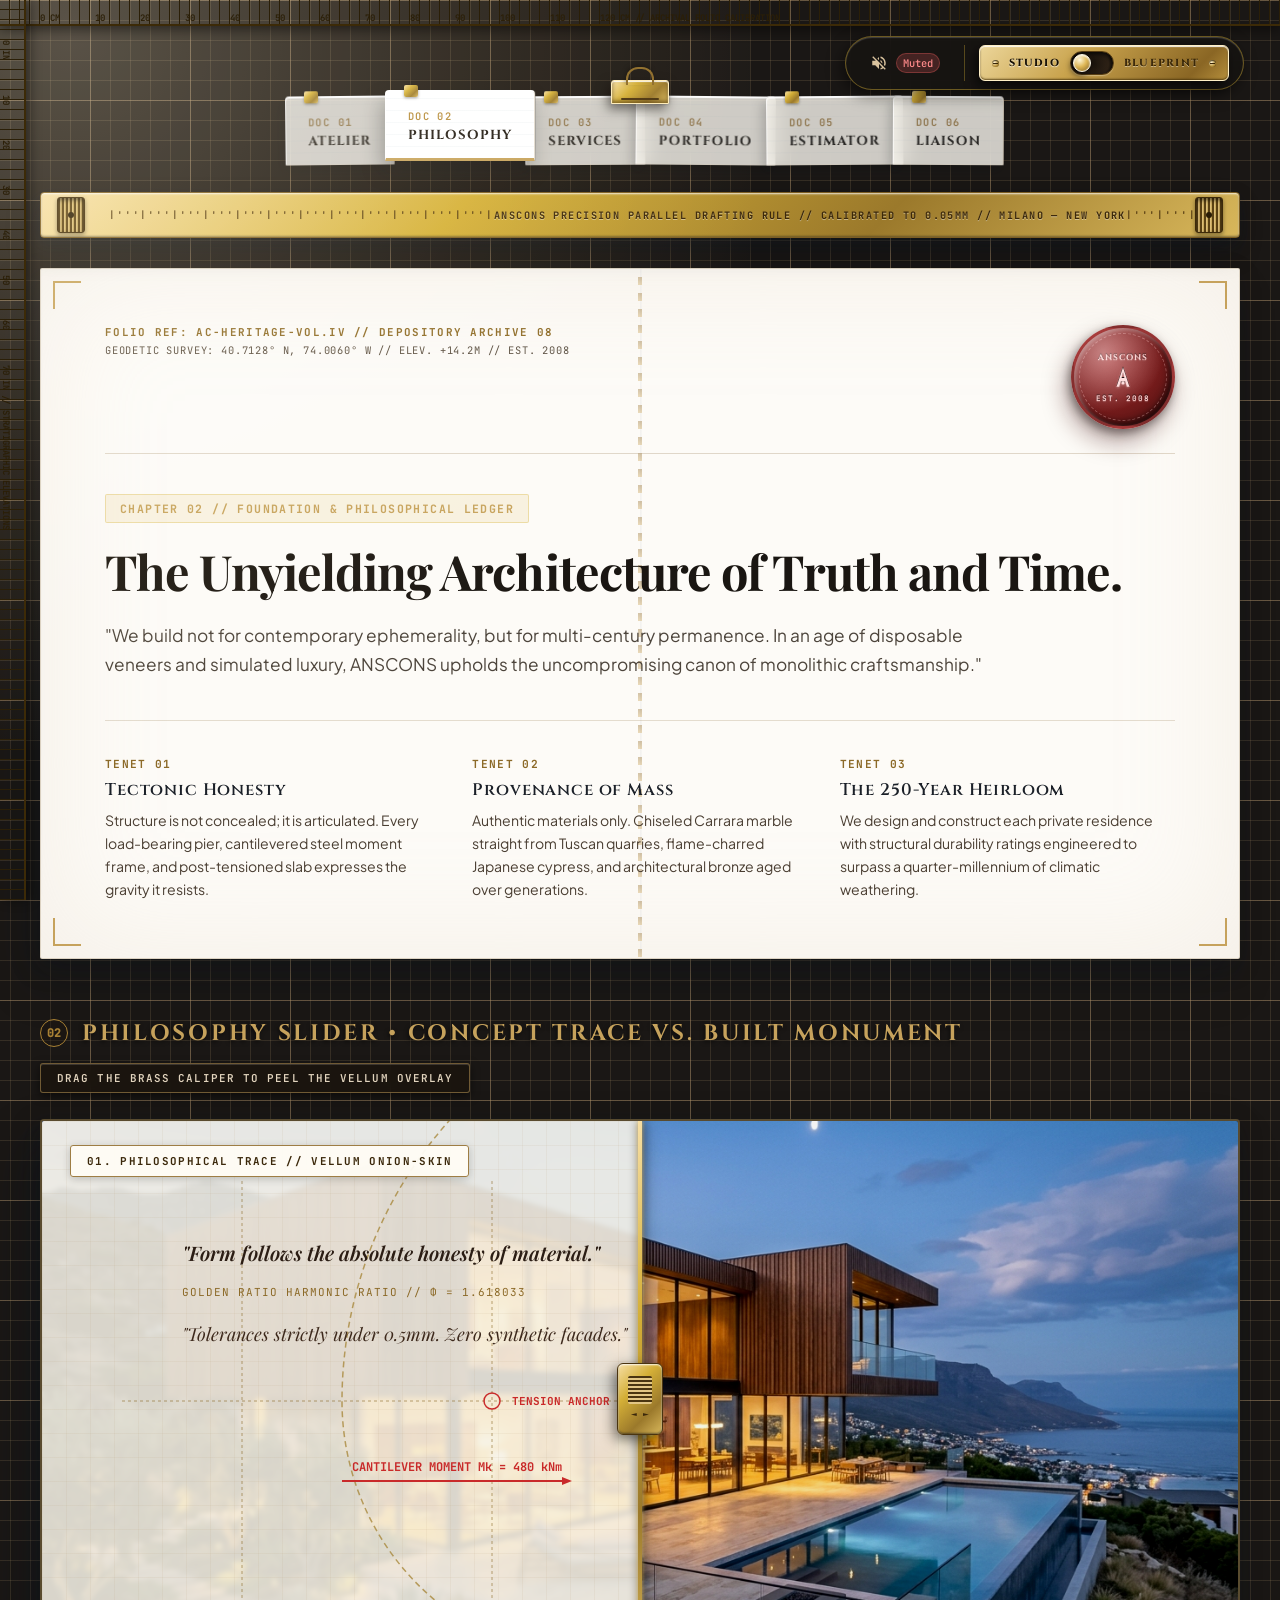
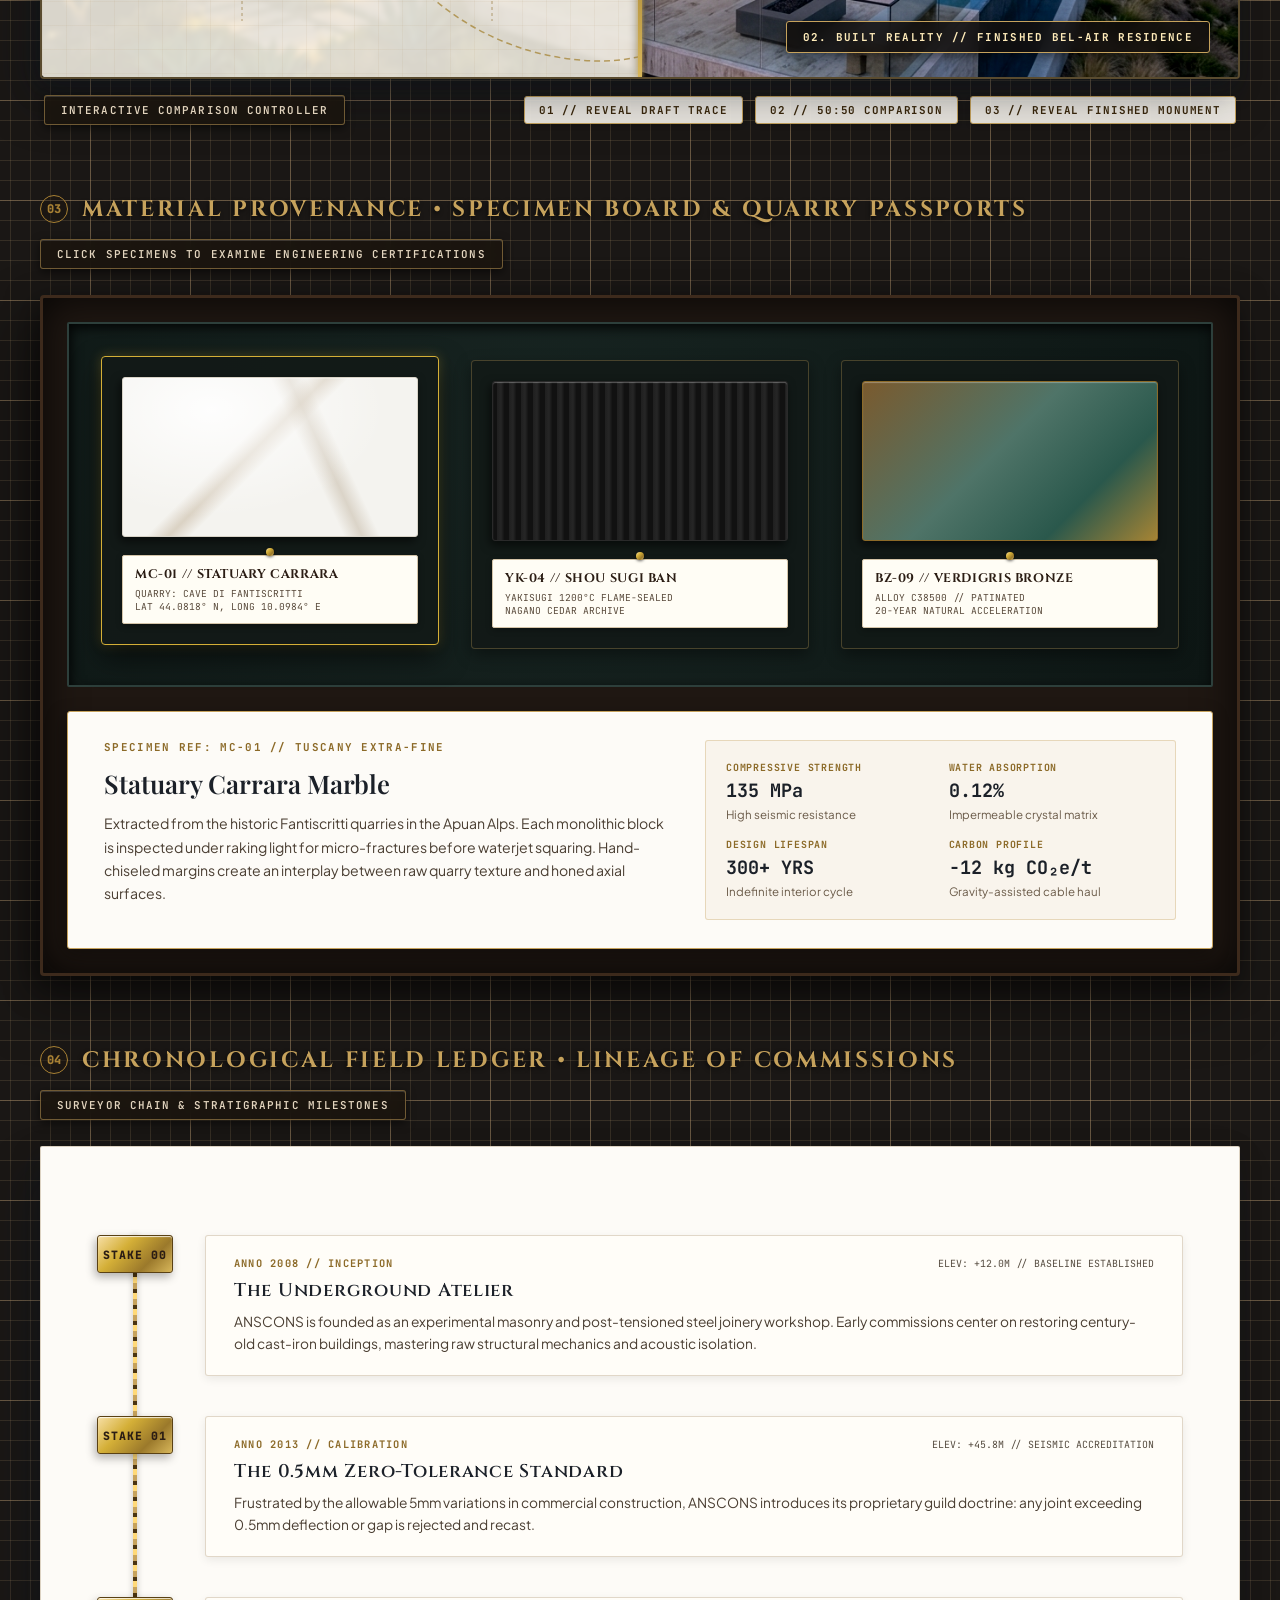
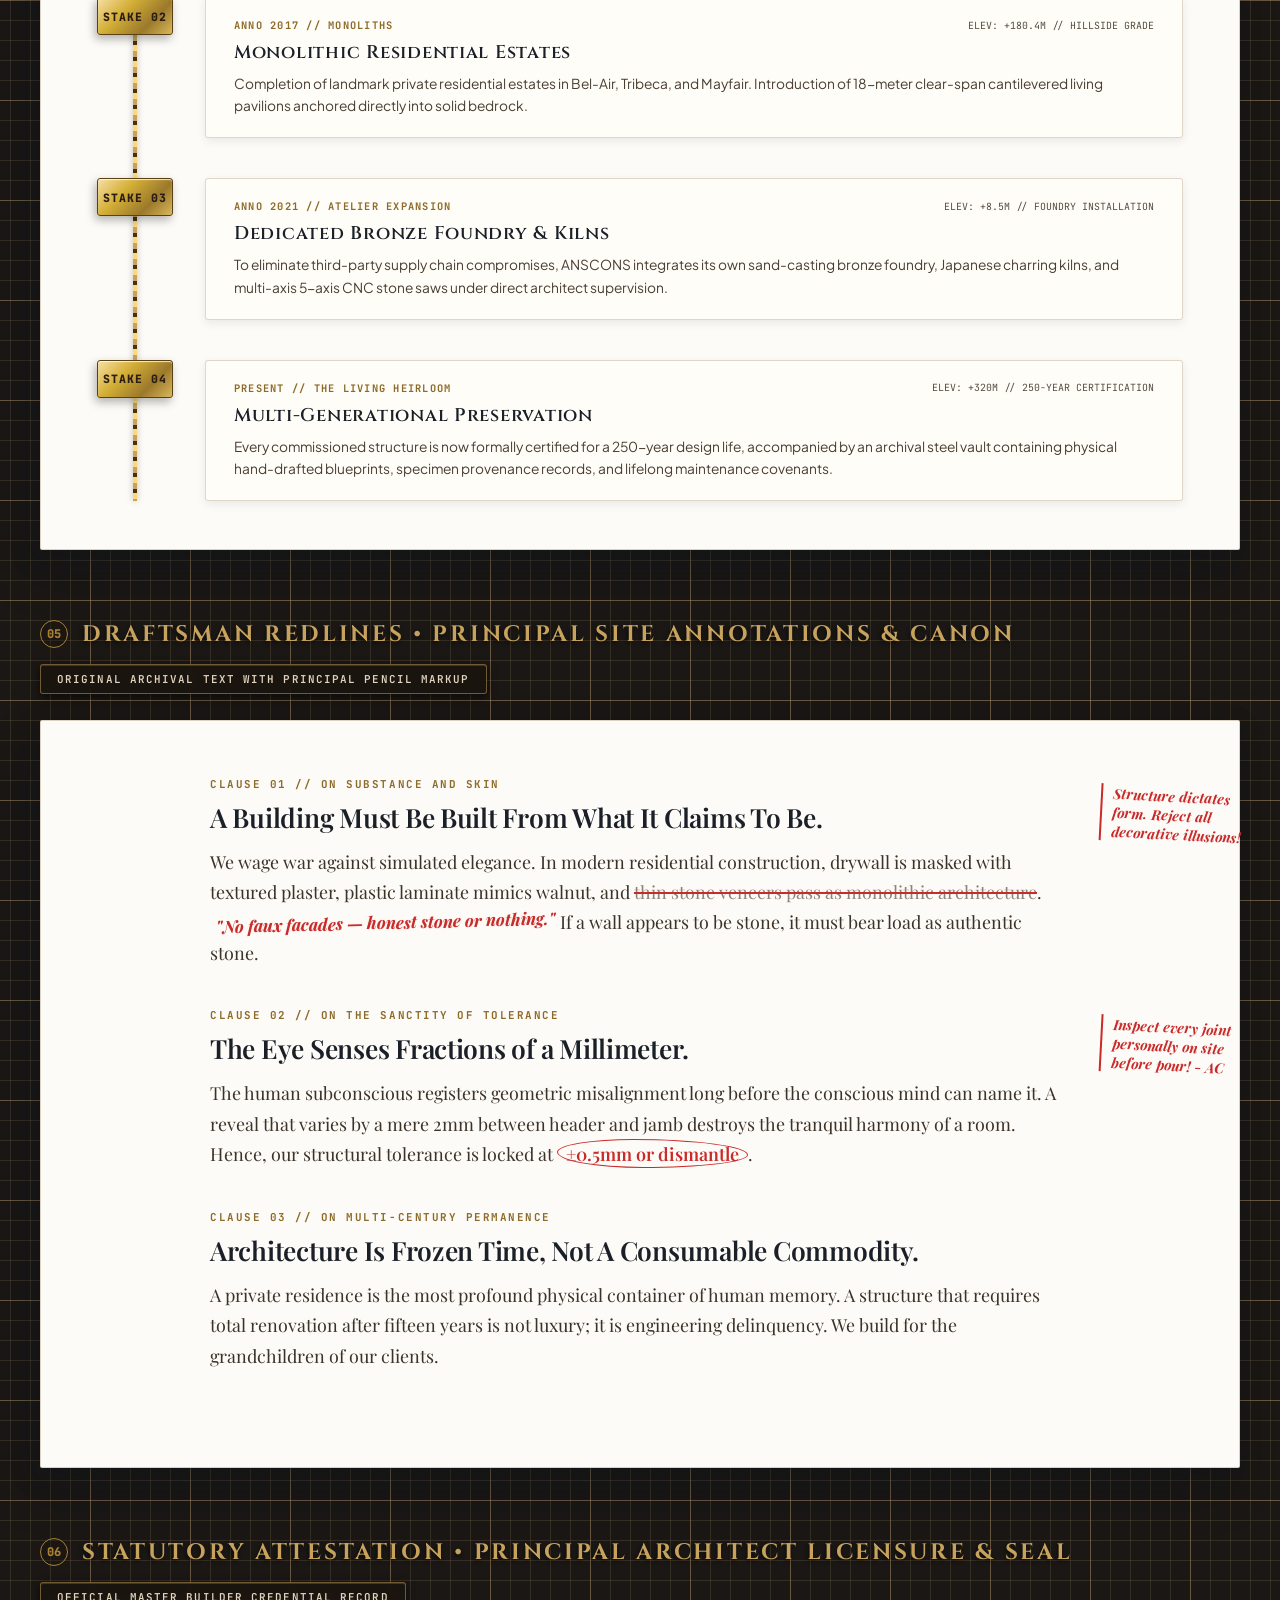
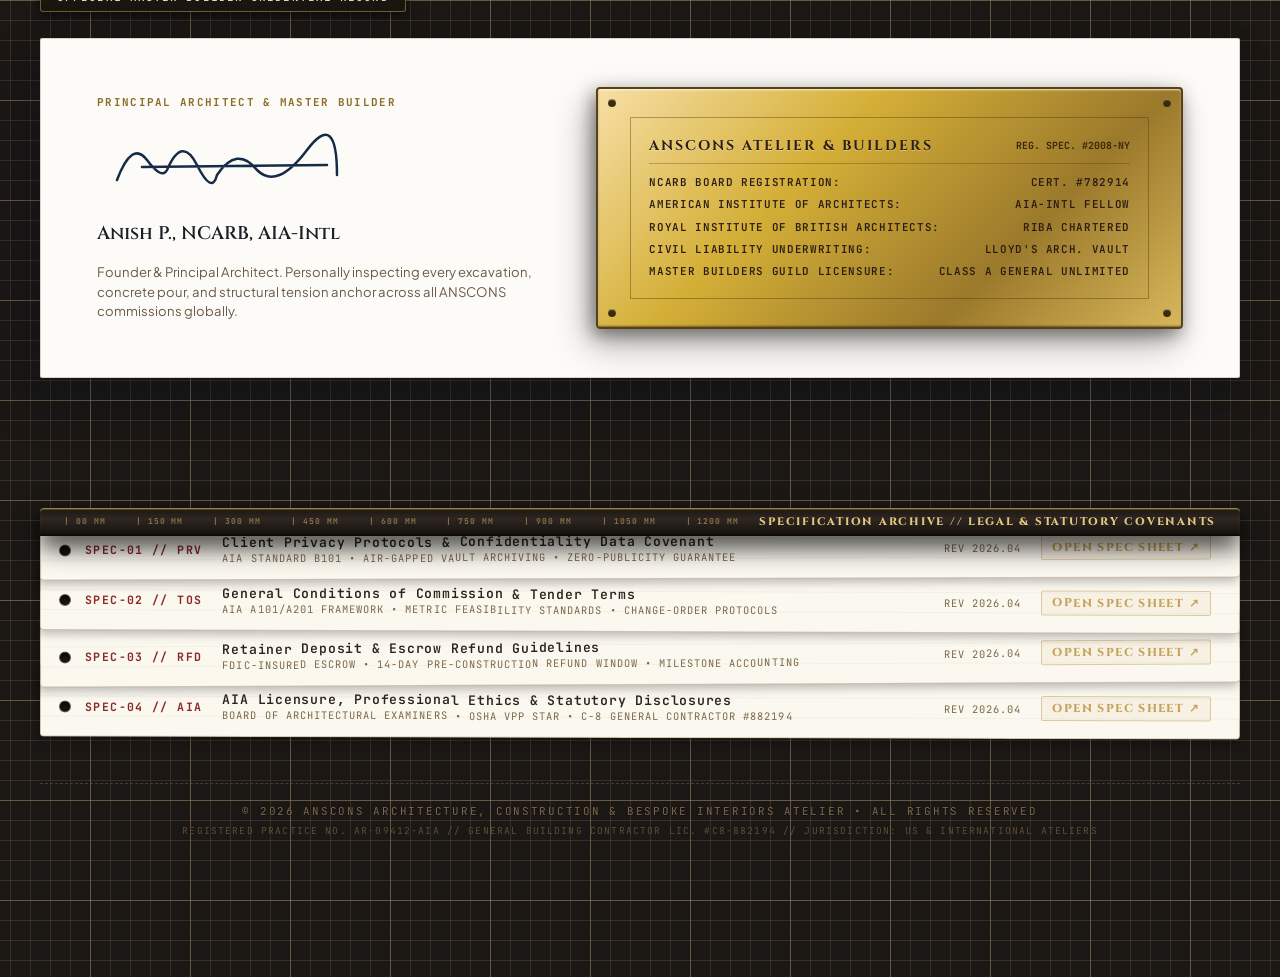
<file: about.html>
<!DOCTYPE html>
<html lang="en">
<head>
  <meta charset="UTF-8">
  <meta name="viewport" content="width=device-width, initial-scale=1.0">
  <title>Philosophy &amp; Heritage | ANSCONS Architecture &amp; Bespoke Construction</title>
  <meta name="description" content="The architectural philosophy, material provenance, and chronological heritage of ANSCONS. Uncompromising monolithic craftsmanship and millimetric precision.">
  
  <!-- Skeuomorphic Stylesheets -->
  <link rel="stylesheet" href="css/main.css">
  <link rel="stylesheet" href="css/desk.css">
  <link rel="stylesheet" href="css/nav.css">
  <link rel="stylesheet" href="css/about.css">
  <link rel="stylesheet" href="css/legal-specs.css">
  <link rel="stylesheet" href="css/responsive.css">
</head>
<body class="studio-mode" data-theme="studio">

  <!-- Floating Brass Return-To-Origin Compass Widget -->
  <button id="btn-return-origin" class="btn-return-origin" title="Return to Top of Folio" aria-label="Return to top of drafting table">
    <span class="compass-needle" aria-hidden="true">▲</span>
    <span class="origin-text">ORIGIN (TOP)</span>
  </button>

  <!-- Virtual Desktop Lamp Glow (Top-Left 315° Ambient Light) -->
  <div class="desk-lamp-glow" aria-hidden="true"></div>

  <!-- Calibrated Marginal Desk Rulers -->
  <div class="desk-ruler-top" aria-hidden="true">
    <span>0 CM &nbsp; &nbsp; &nbsp; 10 &nbsp; &nbsp; &nbsp; 20 &nbsp; &nbsp; &nbsp; 30 &nbsp; &nbsp; &nbsp; 40 &nbsp; &nbsp; &nbsp; 50 &nbsp; &nbsp; &nbsp; 60 &nbsp; &nbsp; &nbsp; 70 &nbsp; &nbsp; &nbsp; 80 &nbsp; &nbsp; &nbsp; 90 &nbsp; &nbsp; &nbsp; 100 &nbsp; &nbsp; &nbsp; 110 &nbsp; &nbsp; &nbsp; 120 CM // ARCHIVAL FOLIO CALIBRATION</span>
  </div>
  <div class="desk-ruler-left" aria-hidden="true">
    <span>0 IN &nbsp; &nbsp; &nbsp; 10 &nbsp; &nbsp; &nbsp; 20 &nbsp; &nbsp; &nbsp; 30 &nbsp; &nbsp; &nbsp; 40 &nbsp; &nbsp; &nbsp; 50 &nbsp; &nbsp; &nbsp; 60 &nbsp; &nbsp; &nbsp; 70 IN // STRATIGRAPHIC ELEVATIONS</span>
  </div>

  <!-- Desk HUD Controls (Audio Mute & Solid Cast-Brass Theme Lever) -->
  <div class="desk-controls-hud">
    <button class="desk-audio-toggle" id="desk-audio-toggle" aria-label="Toggle mechanical audio feedback">
      <svg class="audio-icon" viewBox="0 0 24 24">
        <path d="M16.5 12c0-1.77-1.02-3.29-2.5-4.03v2.21l2.45 2.45c.03-.2.05-.41.05-.63zm2.5 0c0 .94-.2 1.82-.54 2.64l1.51 1.51C20.63 14.91 21 13.5 21 12c0-4.28-2.99-7.86-7-8.77v2.06c2.89.86 5 3.54 5 6.71zM4.27 3L3 4.27 7.73 9H3v6h4l5 5v-6.73l4.25 4.25c-.67.52-1.42.93-2.25 1.18v2.06c1.38-.31 2.63-.95 3.69-1.81L19.73 21 21 19.73 4.27 3zM12 4L9.91 6.09 12 8.18V4z"/>
      </svg>
      <span class="desk-audio-badge" id="audio-status-badge">Muted</span>
    </button>

    <div class="lamp-lever-container">
      <div class="brass-switch-plate" id="brass-theme-lever" title="Snap toggle switch between Studio Warm Lamp and Blueprint Cyanotype mode">
        <div class="plate-screw" aria-hidden="true"></div>
        <span class="switch-mode-label active" id="label-mode-studio">STUDIO</span>
        <div class="brass-toggle-housing" aria-hidden="true">
          <div class="brass-toggle-bat" id="brass-toggle-bat"></div>
        </div>
        <span class="switch-mode-label" id="label-mode-blueprint">BLUEPRINT</span>
        <div class="plate-screw" aria-hidden="true"></div>
      </div>
    </div>
  </div>

  <!-- State C: Persistent Architectural Control Rail (Precision Control Panel) -->
  <nav class="architectural-control-rail" id="architectural-control-rail" aria-label="Architectural Control Rail">
    <div class="rail-crest">
      <div class="rail-screw" aria-hidden="true"></div>
      <span class="rail-compass-pip" aria-hidden="true">▲</span>
      <span class="rail-brand">ANSCONS</span>
      <span class="rail-spec">INDEX RAIL</span>
    </div>
    <div class="rail-keys-track">
      <a href="index.html" class="rail-key" data-doc="01" title="Atelier Master Drawing Sheet">
        <span class="rail-key-code"> 01</span>
        <span class="rail-key-name">ATELIER</span>
        <span class="rail-indicator" aria-hidden="true"></span>
      </a>
      <a href="about.html" class="rail-key" data-doc="02" title="Philosophy &amp; Heritage Ledger">
        <span class="rail-key-code"> 02</span>
        <span class="rail-key-name">PHILOSOPHY</span>
        <span class="rail-indicator" aria-hidden="true"></span>
      </a>
      <a href="services.html" class="rail-key" data-doc="03" title="Bespoke Architectural Services">
        <span class="rail-key-code"> 03</span>
        <span class="rail-key-name">SERVICES</span>
        <span class="rail-indicator" aria-hidden="true"></span>
      </a>
      <a href="projects.html" class="rail-key" data-doc="04" title="Monograph Folio of Built Works">
        <span class="rail-key-code"> 04</span>
        <span class="rail-key-name">PORTFOLIO</span>
        <span class="rail-indicator" aria-hidden="true"></span>
      </a>
      <a href="estimator.html" class="rail-key" data-doc="05" title="Scale Caliper Project Estimator">
        <span class="rail-key-code"> 05</span>
        <span class="rail-key-name">ESTIMATOR</span>
        <span class="rail-indicator" aria-hidden="true"></span>
      </a>
      <a href="contact.html" class="rail-key" data-doc="06" title="Commission Liaison Brief">
        <span class="rail-key-code"> 06</span>
        <span class="rail-key-name">LIAISON</span>
        <span class="rail-indicator" aria-hidden="true"></span>
      </a>
    </div>
    <!-- <button class="rail-origin-pip" id="rail-origin-btn" title="Return to Drawing Sheet Origin (Top)" aria-label="Return to top of drafting table">
      <span class="rail-origin-arrow" aria-hidden="true">▲</span>
      <span class="rail-origin-label">ORIGIN</span>
    </button> -->
  </nav>

  <!-- Master Drafting Table Workspace -->
  <div class="drafting-table">

    <!-- Persistent Clamped Vellum Navigation Bar (Global Multi-Page Router) -->
    <header class="tracing-nav-container">
      <div class="tracing-nav-track">
        <div class="brass-blueprint-clip" aria-hidden="true"></div>
        <a href="index.html" class="vellum-tab" title="Atelier Master Drawing Sheet">
          <div class="vellum-tab-clip" aria-hidden="true"></div>
          <span class="tab-code">DOC 01</span>
          <span class="tab-title">ATELIER</span>
        </a>
        <a href="about.html" class="vellum-tab active" title="Philosophy &amp; Heritage Ledger">
          <div class="vellum-tab-clip" aria-hidden="true"></div>
          <span class="tab-code">DOC 02</span>
          <span class="tab-title">PHILOSOPHY</span>
        </a>
        <a href="services.html" class="vellum-tab" title="Bespoke Architectural Services">
          <div class="vellum-tab-clip" aria-hidden="true"></div>
          <span class="tab-code">DOC 03</span>
          <span class="tab-title">SERVICES</span>
        </a>
        <a href="projects.html" class="vellum-tab" title="Monograph Folio of Built Works">
          <div class="vellum-tab-clip" aria-hidden="true"></div>
          <span class="tab-code">DOC 04</span>
          <span class="tab-title">PORTFOLIO</span>
        </a>
        <a href="estimator.html" class="vellum-tab" title="Scale Caliper Project Estimator">
          <div class="vellum-tab-clip" aria-hidden="true"></div>
          <span class="tab-code">DOC 05</span>
          <span class="tab-title">ESTIMATOR</span>
        </a>
        <a href="contact.html" class="vellum-tab" title="Commission Liaison Brief">
          <div class="vellum-tab-clip" aria-hidden="true"></div>
          <span class="tab-code">DOC 06</span>
          <span class="tab-title">LIAISON</span>
        </a>
      </div>
    </header>

    <!-- SECTION 1: Antique Brass Parallel Rolling Ruler & Field Log & Foundation Ledger (Hero) -->
    <div class="parallel-ruler-wrapper">
      <div class="parallel-rolling-ruler" aria-label="Parallel rolling ruler">
        <div class="ruler-roller" title="Brass Knurled Parallel Roller (Left)"></div>
        <div class="ruler-blade-markings">
          <span class="ruler-metric-ticks">|'''|'''|'''|'''|'''|'''|'''|'''|'''|'''|'''|'''|</span>
          <span class="ruler-engraved-title">ANSCONS PRECISION PARALLEL DRAFTING RULE // CALIBRATED TO 0.05MM // MILANO — NEW YORK</span>
          <span class="ruler-metric-ticks">|'''|'''|'''|'''|'''|'''|'''|'''|'''|'''|'''|'''|</span>
        </div>
        <div class="ruler-roller" title="Brass Knurled Parallel Roller (Right)"></div>
      </div>
    </div>

    <section id="hero-ledger" class="foundation-ledger-sheet">
      <!-- Brass Corner Reinforcements -->
      <div class="brass-corner-bracket bracket-tl" aria-hidden="true"></div>
      <div class="brass-corner-bracket bracket-tr" aria-hidden="true"></div>
      <div class="brass-corner-bracket bracket-bl" aria-hidden="true"></div>
      <div class="brass-corner-bracket bracket-br" aria-hidden="true"></div>
      
      <!-- Stitched Spine Seam -->
      <div class="bookbinding-seam" aria-hidden="true"></div>

      <!-- Ledger Meta Bar & Wax Seal -->
      <div class="ledger-meta-bar">
        <div class="ledger-depository-stamp">
          <span class="depository-tag">FOLIO REF: AC-HERITAGE-VOL.IV // DEPOSITORY ARCHIVE 08</span>
          <span class="depository-coords">GEODETIC SURVEY: 40.7128° N, 74.0060° W // ELEV. +14.2M // EST. 2008</span>
        </div>

        <!-- 3D Blind-Debossed Wax / Pressure Seal -->
        <div class="wax-seal-container" title="Click to inspect authentic embossed founder's seal">
          <div class="wax-seal-stamp">
            <div class="wax-seal-outer-rim"></div>
            <div class="wax-specular"></div>
            <span class="wax-seal-text-top">ANSCONS</span>
            <svg class="wax-seal-insignia" viewBox="0 0 24 24">
              <!-- Architectural Compass & Plumb Bob Monogram -->
              <path d="M12 2L6 20h2.5l1.5-5h4l1.5 5H18L12 2zm0 4.8L13.3 12h-2.6L12 6.8zM12 15a1.5 1.5 0 100 3 1.5 1.5 0 000-3z"/>
            </svg>
            <span class="wax-seal-text-bottom">EST. 2008</span>
          </div>
        </div>
      </div>

      <!-- Ledger Hero Editorial Body -->
      <div class="ledger-hero-body">
        <div class="hero-subtitle-tag">
          <span class="arch-label">CHAPTER 02 // FOUNDATION &amp; PHILOSOPHICAL LEDGER</span>
        </div>
        <h1 class="hero-main-title">The Unyielding Architecture of Truth and Time.</h1>
        <p class="hero-description-copy">
          "We build not for contemporary ephemerality, but for multi-century permanence. In an age of disposable veneers and simulated luxury, ANSCONS upholds the uncompromising canon of monolithic craftsmanship."
        </p>

        <!-- The Three Pillars of the Ledger -->
        <div class="ledger-pillars-grid">
          <div class="pillar-card">
            <span class="pillar-numeral">TENET 01</span>
            <h3 class="pillar-title">Tectonic Honesty</h3>
            <p class="pillar-copy">
              Structure is not concealed; it is articulated. Every load-bearing pier, cantilevered steel moment frame, and post-tensioned slab expresses the gravity it resists.
            </p>
          </div>
          <div class="pillar-card">
            <span class="pillar-numeral">TENET 02</span>
            <h3 class="pillar-title">Provenance of Mass</h3>
            <p class="pillar-copy">
              Authentic materials only. Chiseled Carrara marble straight from Tuscan quarries, flame-charred Japanese cypress, and architectural bronze aged over generations.
            </p>
          </div>
          <div class="pillar-card">
            <span class="pillar-numeral">TENET 03</span>
            <h3 class="pillar-title">The 250-Year Heirloom</h3>
            <p class="pillar-copy">
              We design and construct each private residence with structural durability ratings engineered to surpass a quarter-millennium of climatic weathering.
            </p>
          </div>
        </div>
      </div>
    </section>

    <!-- SECTION 2: "Layered Tracing Paper" Philosophy Slider -->
    <section id="philosophy-peel" class="philosophy-slider-section">
      <div class="section-ribbon-tag">
        <div class="ribbon-title-cluster">
          <div class="north-symbol">02</div>
          <h2 class="section-ribbon-title">Philosophy Slider • Concept Trace vs. Built Monument</h2>
        </div>
        <div class="peel-instructions-note">
          <span>DRAG THE BRASS CALIPER TO PEEL THE VELLUM OVERLAY</span>
        </div>
      </div>

      <!-- Interactive Dual-Layer Peel Stage -->
      <div class="peel-slider-stage" id="peel-slider-stage" aria-label="Interactive before/after tracing paper slider">
        <!-- Underneath: Finished Built Construction Reality -->
        <img src="assets/images/project-1-belair.jpg" alt="Finished Bel-Air Monolithic Villa Architecture" class="peel-underlay-image">
        <div class="peel-underlay-badge">
          <span>02. BUILT REALITY // FINISHED BEL-AIR RESIDENCE</span>
        </div>

        <!-- On Top: Semi-Transparent Onion Skin / Vellum Tracing Paper Sheet -->
        <div class="peel-vellum-overlay" id="peel-vellum-overlay">
          <div class="peel-overlay-badge">
            <span>01. PHILOSOPHICAL TRACE // VELLUM ONION-SKIN</span>
          </div>

          <!-- Hand-Drawn Geometric SVG Overlay (Golden Ratio, Tension Vectors, Annotations) -->
          <svg class="peel-draft-graphics" viewBox="0 0 1240 560" preserveAspectRatio="none">
            <!-- Golden Section Harmonic Spiral -->
            <path d="M 620 280 A 100 100 0 0 1 720 380 A 160 160 0 0 1 560 540 A 260 260 0 0 1 300 280 A 420 420 0 0 1 720 -140" 
                  fill="none" stroke="#a68434" stroke-width="1.5" stroke-dasharray="6,4" opacity="0.75"/>
            
            <!-- Vitruvian / Proportional Coordinate Gridlines -->
            <line x1="200" y1="60" x2="200" y2="500" stroke="#8c6a28" stroke-width="1" stroke-dasharray="3,3" opacity="0.6"/>
            <line x1="450" y1="60" x2="450" y2="500" stroke="#8c6a28" stroke-width="1" stroke-dasharray="3,3" opacity="0.6"/>
            <line x1="80" y1="280" x2="600" y2="280" stroke="#8c6a28" stroke-width="1" stroke-dasharray="3,3" opacity="0.6"/>

            <!-- Cantilever Moment Vector Lines & Arrows -->
            <line x1="300" y1="360" x2="520" y2="360" stroke="#c92a2a" stroke-width="2"/>
            <polygon points="520,356 530,360 520,364" fill="#c92a2a"/>
            <text x="310" y="350" font-family="'JetBrains Mono', monospace" font-size="12" fill="#c92a2a" font-weight="700">CANTILEVER MOMENT Mk = 480 kNm</text>

            <!-- Handwritten Draft Notes -->
            <text x="140" y="140" font-family="'Playfair Display', Georgia, serif" font-style="italic" font-size="20" fill="#2b1d14" font-weight="600">"Form follows the absolute honesty of material."</text>
            <text x="140" y="175" font-family="'JetBrains Mono', monospace" font-size="11" fill="#8c6a28" letter-spacing="1">GOLDEN RATIO HARMONIC RATIO // Φ = 1.618033</text>
            <text x="140" y="220" font-family="'Playfair Display', Georgia, serif" font-style="italic" font-size="18" fill="#3d291c">"Tolerances strictly under 0.5mm. Zero synthetic facades."</text>

            <circle cx="450" cy="280" r="8" fill="none" stroke="#c92a2a" stroke-width="1.5"/>
            <text x="470" y="284" font-family="'JetBrains Mono', monospace" font-size="11" fill="#c92a2a" font-weight="700">TENSION ANCHOR POINT</text>
          </svg>
        </div>

        <!-- Draggable Knurled Brass Caliper Divider Handle -->
        <div class="peel-caliper-divider" id="peel-caliper-divider">
          <div class="peel-caliper-knob" title="Drag to peel tracing paper">
            <div class="caliper-knurl-grooves"></div>
            <span class="caliper-needle-indicator">◄ ►</span>
          </div>
        </div>
      </div>

      <!-- Quick Preset Toolbar Stamps -->
      <div class="peel-controls-toolbar">
        <span class="peel-instructions-note">INTERACTIVE COMPARISON CONTROLLER</span>
        <div class="peel-preset-buttons">
          <button class="btn-peel-preset" data-percent="90">01 // REVEAL DRAFT TRACE</button>
          <button class="btn-peel-preset" data-percent="50">02 // 50:50 COMPARISON</button>
          <button class="btn-peel-preset" data-percent="10">03 // REVEAL FINISHED MONUMENT</button>
        </div>
      </div>
    </section>

    <!-- SECTION 3: Interactive Material Provenance Specimen Board -->
    <section id="specimen-board" class="specimen-board-section">
      <div class="section-ribbon-tag">
        <div class="ribbon-title-cluster">
          <div class="north-symbol">03</div>
          <h2 class="section-ribbon-title">Material Provenance • Specimen Board &amp; Quarry Passports</h2>
        </div>
        <div class="peel-instructions-note">
          <span>CLICK SPECIMENS TO EXAMINE ENGINEERING CERTIFICATIONS</span>
        </div>
      </div>

      <div class="specimen-cabinet-case">
        <!-- Recessed Velvet Specimen Bed with 3 Tactile Samples -->
        <div class="specimen-velvet-bed">
          
          <!-- Specimen A: Carrara Marble -->
          <div class="specimen-tray-item active" data-material="carrara" title="Inspect Statuary Carrara Marble">
            <div class="specimen-block-visual visual-carrara-block"></div>
            <div class="specimen-typewriter-tag">
              <div class="specimen-pin-brass" aria-hidden="true"></div>
              <span class="tag-specimen-title">MC-01 // STATUARY CARRARA</span>
              <span class="tag-specimen-coords">QUARRY: CAVE DI FANTISCRITTI<br>LAT 44.0818° N, LONG 10.0984° E</span>
            </div>
          </div>

          <!-- Specimen B: Shou Sugi Ban Timber -->
          <div class="specimen-tray-item" data-material="shousugi" title="Inspect Charred Shou Sugi Ban Timber">
            <div class="specimen-block-visual visual-shousugi-block"></div>
            <div class="specimen-typewriter-tag">
              <div class="specimen-pin-brass" aria-hidden="true"></div>
              <span class="tag-specimen-title">YK-04 // SHOU SUGI BAN</span>
              <span class="tag-specimen-coords">YAKISUGI 1200°C FLAME-SEALED<br>NAGANO CEDAR ARCHIVE</span>
            </div>
          </div>

          <!-- Specimen C: Oxidized Architectural Bronze -->
          <div class="specimen-tray-item" data-material="bronze" title="Inspect Oxidized Architectural Bronze">
            <div class="specimen-block-visual visual-bronze-block"></div>
            <div class="specimen-typewriter-tag">
              <div class="specimen-pin-brass" aria-hidden="true"></div>
              <span class="tag-specimen-title">BZ-09 // VERDIGRIS BRONZE</span>
              <span class="tag-specimen-coords">ALLOY C38500 // PATINATED<br>20-YEAR NATURAL ACCELERATION</span>
            </div>
          </div>

        </div>

        <!-- Slide-Out / Interactive Technical Provenance Index Card -->
        <div class="specimen-dossier-card">
          <div class="dossier-left-content">
            <span class="dossier-card-tag">SPECIMEN REF: MC-01 // TUSCANY EXTRA-FINE</span>
            <h3 class="dossier-card-heading">Statuary Carrara Marble</h3>
            <p class="dossier-card-narrative">
              Extracted from the historic Fantiscritti quarries in the Apuan Alps. Each monolithic block is inspected under raking light for micro-fractures before waterjet squaring. Hand-chiseled margins create an interplay between raw quarry texture and honed axial surfaces.
            </p>
          </div>

          <!-- Technical Metrics Grid -->
          <div class="dossier-metrics-grid">
            <div class="metric-gauge-item">
              <span class="metric-gauge-label">COMPRESSIVE STRENGTH</span>
              <span class="metric-gauge-value">135 MPa</span>
              <span class="metric-gauge-desc">High seismic resistance</span>
            </div>
            <div class="metric-gauge-item">
              <span class="metric-gauge-label">WATER ABSORPTION</span>
              <span class="metric-gauge-value">0.12%</span>
              <span class="metric-gauge-desc">Impermeable crystal matrix</span>
            </div>
            <div class="metric-gauge-item">
              <span class="metric-gauge-label">DESIGN LIFESPAN</span>
              <span class="metric-gauge-value">300+ YRS</span>
              <span class="metric-gauge-desc">Indefinite interior cycle</span>
            </div>
            <div class="metric-gauge-item">
              <span class="metric-gauge-label">CARBON PROFILE</span>
              <span class="metric-gauge-value">-12 kg CO₂e/t</span>
              <span class="metric-gauge-desc">Gravity-assisted cable haul</span>
            </div>
          </div>
        </div>
      </div>
    </section>

    <!-- SECTION 4: Chronological Field Ledger (Heritage Timeline) -->
    <section id="field-ledger" class="field-ledger-section">
      <div class="section-ribbon-tag">
        <div class="ribbon-title-cluster">
          <div class="north-symbol">04</div>
          <h2 class="section-ribbon-title">Chronological Field Ledger • Lineage of Commissions</h2>
        </div>
        <div class="peel-instructions-note">
          <span>SURVEYOR CHAIN &amp; STRATIGRAPHIC MILESTONES</span>
        </div>
      </div>

      <div class="field-ledger-sheet">
        <div class="surveyor-chain-track">
          <div class="timeline-stake-group">

            <!-- Milestone 2008 -->
            <div class="timeline-stake-node">
              <div class="stake-brass-peg">STAKE 00</div>
              <div class="stake-content-card">
                <div class="stake-meta-row">
                  <span class="stake-code-badge">ANNO 2008 // INCEPTION</span>
                  <span class="stake-elevation-coord">ELEV: +12.0M // BASELINE ESTABLISHED</span>
                </div>
                <h3 class="stake-milestone-title">The Underground Atelier</h3>
                <p class="stake-milestone-desc">
                  ANSCONS is founded as an experimental masonry and post-tensioned steel joinery workshop. Early commissions center on restoring century-old cast-iron buildings, mastering raw structural mechanics and acoustic isolation.
                </p>
              </div>
            </div>

            <!-- Milestone 2013 -->
            <div class="timeline-stake-node">
              <div class="stake-brass-peg">STAKE 01</div>
              <div class="stake-content-card">
                <div class="stake-meta-row">
                  <span class="stake-code-badge">ANNO 2013 // CALIBRATION</span>
                  <span class="stake-elevation-coord">ELEV: +45.8M // SEISMIC ACCREDITATION</span>
                </div>
                <h3 class="stake-milestone-title">The 0.5mm Zero-Tolerance Standard</h3>
                <p class="stake-milestone-desc">
                  Frustrated by the allowable 5mm variations in commercial construction, ANSCONS introduces its proprietary guild doctrine: any joint exceeding 0.5mm deflection or gap is rejected and recast.
                </p>
              </div>
            </div>

            <!-- Milestone 2017 -->
            <div class="timeline-stake-node">
              <div class="stake-brass-peg">STAKE 02</div>
              <div class="stake-content-card">
                <div class="stake-meta-row">
                  <span class="stake-code-badge">ANNO 2017 // MONOLITHS</span>
                  <span class="stake-elevation-coord">ELEV: +180.4M // HILLSIDE GRADE</span>
                </div>
                <h3 class="stake-milestone-title">Monolithic Residential Estates</h3>
                <p class="stake-milestone-desc">
                  Completion of landmark private residential estates in Bel-Air, Tribeca, and Mayfair. Introduction of 18-meter clear-span cantilevered living pavilions anchored directly into solid bedrock.
                </p>
              </div>
            </div>

            <!-- Milestone 2021 -->
            <div class="timeline-stake-node">
              <div class="stake-brass-peg">STAKE 03</div>
              <div class="stake-content-card">
                <div class="stake-meta-row">
                  <span class="stake-code-badge">ANNO 2021 // ATELIER EXPANSION</span>
                  <span class="stake-elevation-coord">ELEV: +8.5M // FOUNDRY INSTALLATION</span>
                </div>
                <h3 class="stake-milestone-title">Dedicated Bronze Foundry &amp; Kilns</h3>
                <p class="stake-milestone-desc">
                  To eliminate third-party supply chain compromises, ANSCONS integrates its own sand-casting bronze foundry, Japanese charring kilns, and multi-axis 5-axis CNC stone saws under direct architect supervision.
                </p>
              </div>
            </div>

            <!-- Milestone Present -->
            <div class="timeline-stake-node">
              <div class="stake-brass-peg">STAKE 04</div>
              <div class="stake-content-card">
                <div class="stake-meta-row">
                  <span class="stake-code-badge">PRESENT // THE LIVING HEIRLOOM</span>
                  <span class="stake-elevation-coord">ELEV: +320M // 250-YEAR CERTIFICATION</span>
                </div>
                <h3 class="stake-milestone-title">Multi-Generational Preservation</h3>
                <p class="stake-milestone-desc">
                  Every commissioned structure is now formally certified for a 250-year design life, accompanied by an archival steel vault containing physical hand-drafted blueprints, specimen provenance records, and lifelong maintenance covenants.
                </p>
              </div>
            </div>

          </div>
        </div>
      </div>
    </section>

    <!-- SECTION 5: Founding Manifesto with Hand-Drafted Redlines -->
    <section id="manifesto-redline" class="manifesto-dossier-section">
      <div class="section-ribbon-tag">
        <div class="ribbon-title-cluster">
          <div class="north-symbol">05</div>
          <h2 class="section-ribbon-title">Draftsman Redlines • Principal Site Annotations &amp; Canon</h2>
        </div>
        <div class="peel-instructions-note">
          <span>ORIGINAL ARCHIVAL TEXT WITH PRINCIPAL PENCIL MARKUP</span>
        </div>
      </div>

      <div class="manifesto-folio-sheet">
        <article class="manifesto-editorial-article">

          <!-- Clause 01 -->
          <div class="manifesto-clause">
            <div class="manifesto-clause-num">CLAUSE 01 // ON SUBSTANCE AND SKIN</div>
            <h3 class="manifesto-clause-title">A Building Must Be Built From What It Claims To Be.</h3>
            <p class="manifesto-clause-copy">
              We wage war against simulated elegance. In modern residential construction, drywall is masked with textured plaster, plastic laminate mimics walnut, and <span class="redline-strikethrough">thin stone veneers pass as monolithic architecture</span>. <span class="redline-correction">"No faux facades — honest stone or nothing."</span> If a wall appears to be stone, it must bear load as authentic stone.
            </p>
            <div class="redline-margin-note">
              <span>Structure dictates form. Reject all decorative illusions!</span>
            </div>
          </div>

          <!-- Clause 02 -->
          <div class="manifesto-clause">
            <div class="manifesto-clause-num">CLAUSE 02 // ON THE SANCTITY OF TOLERANCE</div>
            <h3 class="manifesto-clause-title">The Eye Senses Fractions of a Millimeter.</h3>
            <p class="manifesto-clause-copy">
              The human subconscious registers geometric misalignment long before the conscious mind can name it. A reveal that varies by a mere 2mm between header and jamb destroys the tranquil harmony of a room. Hence, our structural tolerance is locked at <span class="redline-circled-phrase">±0.5mm or dismantle</span>.
            </p>
            <div class="redline-margin-note">
              <span>Inspect every joint personally on site before pour! - AC</span>
            </div>
          </div>

          <!-- Clause 03 -->
          <div class="manifesto-clause">
            <div class="manifesto-clause-num">CLAUSE 03 // ON MULTI-CENTURY PERMANENCE</div>
            <h3 class="manifesto-clause-title">Architecture Is Frozen Time, Not A Consumable Commodity.</h3>
            <p class="manifesto-clause-copy">
              A private residence is the most profound physical container of human memory. A structure that requires total renovation after fifteen years is not luxury; it is engineering delinquency. We build for the grandchildren of our clients.
            </p>
          </div>

        </article>
      </div>
    </section>

    <!-- SECTION 6: Principal Architect Signature & Registration Plate -->
    <section id="registration-plate" class="registry-section">
      <div class="section-ribbon-tag">
        <div class="ribbon-title-cluster">
          <div class="north-symbol">06</div>
          <h2 class="section-ribbon-title">Statutory Attestation • Principal Architect Licensure &amp; Seal</h2>
        </div>
        <div class="peel-instructions-note">
          <span>OFFICIAL MASTER BUILDER CREDENTIAL RECORD</span>
        </div>
      </div>

      <div class="registry-backing-board">
        
        <!-- Left: Fountain Pen Signature & Founder Monogram -->
        <div class="principal-sign-col">
          <span class="sign-title-tag">PRINCIPAL ARCHITECT &amp; MASTER BUILDER</span>
          
          <!-- Authentic Inked Fountain Pen Signature SVG -->
          <svg class="fountain-pen-signature-svg" viewBox="0 0 260 80">
            <path d="M 20 55 Q 35 15 50 35 T 70 45 Q 85 10 100 40 T 120 50 Q 140 20 160 45 Q 180 65 210 25 T 240 50 M 45 42 L 230 40" 
                  fill="none" stroke="#162b48" stroke-width="2.5" stroke-linecap="round" stroke-linejoin="round"/>
          </svg>

          <h3 class="principal-name-title">Anish P., NCARB, AIA-Intl</h3>
          <p class="principal-role-desc">
            Founder &amp; Principal Architect. Personally inspecting every excavation, concrete pour, and structural tension anchor across all ANSCONS commissions globally.
          </p>
        </div>

        <!-- Right: Engraved Solid Brass Registration Plaque -->
        <div class="brass-registration-plaque">
          <!-- 4 Corner Screws -->
          <div class="plaque-screw screw-tl" aria-hidden="true"></div>
          <div class="plaque-screw screw-tr" aria-hidden="true"></div>
          <div class="plaque-screw screw-bl" aria-hidden="true"></div>
          <div class="plaque-screw screw-br" aria-hidden="true"></div>

          <div class="plaque-inner-frame">
            <div class="plaque-header-row">
              <span class="plaque-firm-name">ANSCONS ATELIER &amp; BUILDERS</span>
              <span class="plaque-seal-mini">REG. SPEC. #2008-NY</span>
            </div>

            <div class="plaque-credentials-list">
              <div class="plaque-credential-item">
                <span>NCARB BOARD REGISTRATION:</span>
                <span>CERT. #782914</span>
              </div>
              <div class="plaque-credential-item">
                <span>AMERICAN INSTITUTE OF ARCHITECTS:</span>
                <span>AIA-INTL FELLOW</span>
              </div>
              <div class="plaque-credential-item">
                <span>ROYAL INSTITUTE OF BRITISH ARCHITECTS:</span>
                <span>RIBA CHARTERED</span>
              </div>
              <div class="plaque-credential-item">
                <span>CIVIL LIABILITY UNDERWRITING:</span>
                <span>LLOYD'S ARCH. VAULT</span>
              </div>
              <div class="plaque-credential-item">
                <span>MASTER BUILDERS GUILD LICENSURE:</span>
                <span>CLASS A GENERAL UNLIMITED</span>
              </div>
            </div>
          </div>
        </div>

      </div>
    </section>

    <!-- ARCHITECTURAL DOCUMENT INDEX (THE LEGAL FOOTER)
         A neat stack of thin Specification Sheets tucked under the cutting mat edge -->
    <footer class="drafting-table-footer-zone">
      
      <!-- Heavy Cutting Mat Bottom Lip / Edge -->
      <div class="cutting-mat-bottom-lip">
        <div class="mat-lip-metric-ticks">
          <span>| 00 MM</span>
          <span>| 150 MM</span>
          <span>| 300 MM</span>
          <span>| 450 MM</span>
          <span>| 600 MM</span>
          <span>| 750 MM</span>
          <span>| 900 MM</span>
          <span>| 1050 MM</span>
          <span>| 1200 MM</span>
        </div>
        <div class="mat-lip-title">SPECIFICATION ARCHIVE // LEGAL &amp; STATUTORY COVENANTS</div>
      </div>

      <!-- Tucked Specification Sheets Stack (Spec Sheets) -->
      <div class="tucked-spec-stack">
        
        <!-- Spec Sheet 1: Privacy Policy -->
        <div class="spec-sheet-tab" data-spec="spec-01" tabindex="0" role="button" aria-label="View SPEC-01: Client Privacy & Fiduciary Data Covenant">
          <div class="spec-hole-punch" aria-hidden="true"></div>
          <span class="spec-doc-id">SPEC-01 // PRV</span>
          <div>
            <div class="spec-doc-title">Client Privacy Protocols &amp; Confidentiality Data Covenant</div>
            <div class="spec-doc-classification">AIA Standard B101 • Air-Gapped Vault Archiving • Zero-Publicity Guarantee</div>
          </div>
          <span class="spec-doc-classification">REV 2026.04</span>
          <span class="spec-doc-action">OPEN SPEC SHEET ↗</span>
        </div>

        <!-- Spec Sheet 2: Terms of Service -->
        <div class="spec-sheet-tab" data-spec="spec-02" tabindex="0" role="button" aria-label="View SPEC-02: General Conditions of Commission & Tender Terms">
          <div class="spec-hole-punch" aria-hidden="true"></div>
          <span class="spec-doc-id">SPEC-02 // TOS</span>
          <div>
            <div class="spec-doc-title">General Conditions of Commission &amp; Tender Terms</div>
            <div class="spec-doc-classification">AIA A101/A201 Framework • Metric Feasibility Standards • Change-Order Protocols</div>
          </div>
          <span class="spec-doc-classification">REV 2026.04</span>
          <span class="spec-doc-action">OPEN SPEC SHEET ↗</span>
        </div>

        <!-- Spec Sheet 3: Refund Guidelines -->
        <div class="spec-sheet-tab" data-spec="spec-03" tabindex="0" role="button" aria-label="View SPEC-03: Retainer Deposit & Escrow Refund Guidelines">
          <div class="spec-hole-punch" aria-hidden="true"></div>
          <span class="spec-doc-id">SPEC-03 // RFD</span>
          <div>
            <div class="spec-doc-title">Retainer Deposit &amp; Escrow Refund Guidelines</div>
            <div class="spec-doc-classification">FDIC-Insured Escrow • 14-Day Pre-Construction Refund Window • Milestone Accounting</div>
          </div>
          <span class="spec-doc-classification">REV 2026.04</span>
          <span class="spec-doc-action">OPEN SPEC SHEET ↗</span>
        </div>

        <!-- Spec Sheet 4: Licensure & AIA Disclosures -->
        <div class="spec-sheet-tab" data-spec="spec-04" tabindex="0" role="button" aria-label="View SPEC-04: AIA Licensure, Ethics & Statutory Compliance">
          <div class="spec-hole-punch" aria-hidden="true"></div>
          <span class="spec-doc-id">SPEC-04 // AIA</span>
          <div>
            <div class="spec-doc-title">AIA Licensure, Professional Ethics &amp; Statutory Disclosures</div>
            <div class="spec-doc-classification">Board of Architectural Examiners • OSHA VPP Star • C-8 General Contractor #882194</div>
          </div>
          <span class="spec-doc-classification">REV 2026.04</span>
          <span class="spec-doc-action">OPEN SPEC SHEET ↗</span>
        </div>

      </div>

      <!-- Debossed Mat Imprint Stamp -->
      <div class="cutting-mat-imprint-stamp">
        <div class="mat-debossed-copyright">© 2026 ANSCONS ARCHITECTURE, CONSTRUCTION &amp; BESPOKE INTERIORS ATELIER • ALL RIGHTS RESERVED</div>
        <div class="mat-debossed-licensure">REGISTERED PRACTICE NO. AR-09412-AIA // GENERAL BUILDING CONTRACTOR LIC. #C8-882194 // JURISDICTION: US &amp; INTERNATIONAL ATELIERS</div>
      </div>

    </footer>

  </div>

  <!-- Architectural Specification Sheet Modal Inspector -->
  <div id="spec-modal-overlay" class="spec-modal-overlay" aria-hidden="true" role="dialog" aria-modal="true">
    <div class="spec-document-card">
      <div class="spec-modal-header">
        <div>
          <div id="modal-spec-code" class="spec-modal-code">SECTION 00 22 10 // SPEC-01</div>
          <h3 id="modal-spec-title" class="spec-modal-title">Client Privacy Protocols &amp; Data Covenant</h3>
          <div id="modal-spec-classification" class="spec-doc-classification" style="margin-top: 4px;">CLASS 1: STRICT CONFIDENTIALITY</div>
        </div>
        <button id="spec-modal-close-btn" class="spec-modal-close-btn">FOLD SPEC SHEET ✕</button>
      </div>

      <div id="modal-spec-body" class="spec-modal-body">
        <!-- Injected via JavaScript -->
      </div>

      <div class="spec-modal-seal-footer">
        <div id="modal-spec-ref" class="arch-label" style="color: #6b573e;">DOCUMENT RECORD: ANS-LEGAL-2026</div>
        <div class="title-block-stamp" style="font-size: 0.65rem;">OFFICIALLY ENACTED</div>
      </div>
    </div>
  </div>

  <!-- Page Interactivity Scripts -->
  <script type="module" src="js/about.js"></script>
</body>
</html>
</file>
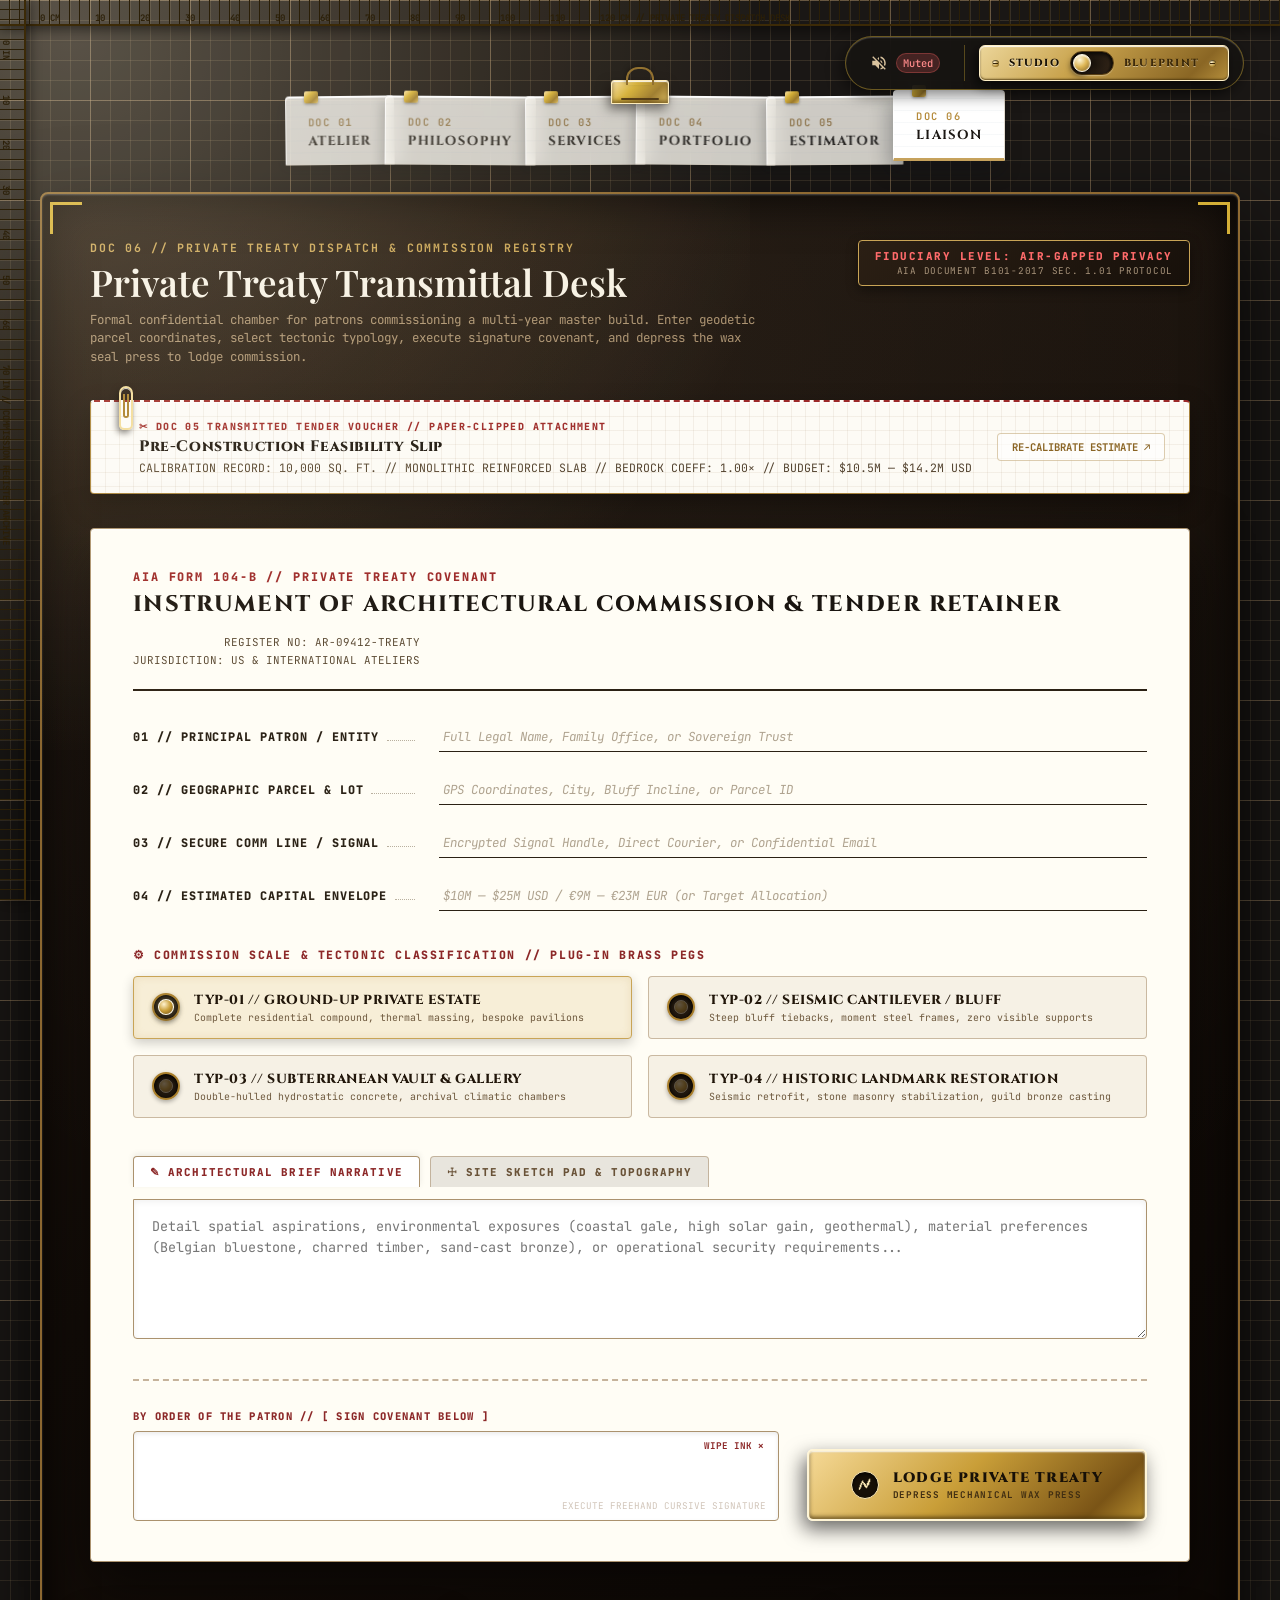
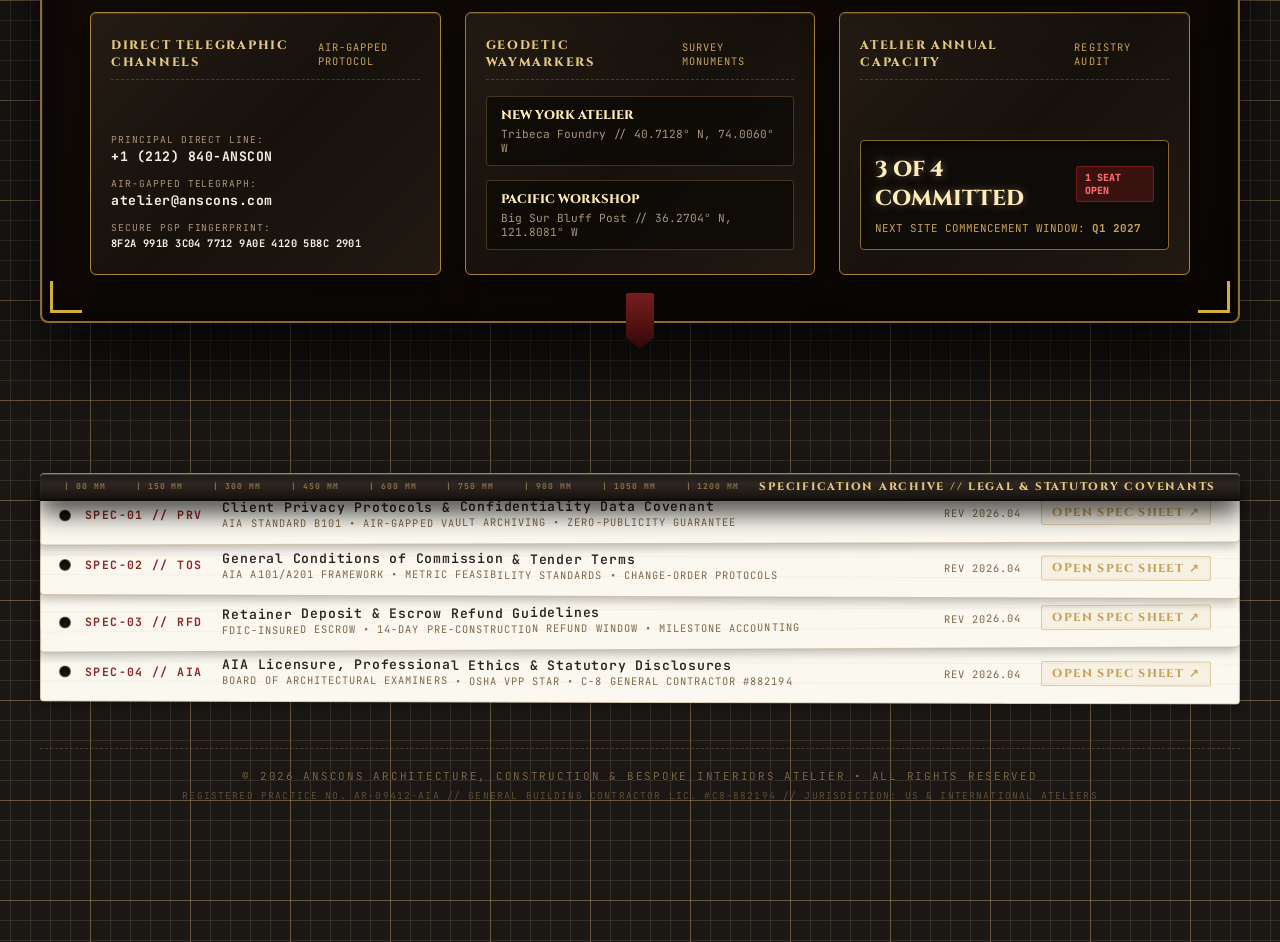
<file: contact.html>
<!DOCTYPE html>
<html lang="en">
<head>
  <meta charset="UTF-8">
  <meta name="viewport" content="width=device-width, initial-scale=1.0">
  <title>Commission Registry &amp; Private Treaty Transmittal Desk | ANSCONS Atelier</title>
  <meta name="description" content="Private treaty transmittal desk and architectural commission registry. Formal confidential chamber for commissioning multi-year private residential master builds.">
  
  <!-- Skeuomorphic Stylesheets -->
  <link rel="stylesheet" href="css/main.css">
  <link rel="stylesheet" href="css/desk.css">
  <link rel="stylesheet" href="css/nav.css">
  <link rel="stylesheet" href="css/hero.css">
  <link rel="stylesheet" href="css/liaison.css">
  <link rel="stylesheet" href="css/legal-specs.css">
  <link rel="stylesheet" href="css/responsive.css">
</head>
<body class="studio-mode" data-theme="studio">

  <!-- Floating Brass Return-To-Origin Compass Widget -->
  <button id="btn-return-origin" class="btn-return-origin" title="Return to Top of Liaison Desk" aria-label="Return to top of drafting table">
    <span class="compass-needle" aria-hidden="true">▲</span>
    <span class="origin-text">ORIGIN (TOP)</span>
  </button>

  <!-- Virtual Desktop Lamp Glow (Top-Left 315° Ambient Light) -->
  <div class="desk-lamp-glow" aria-hidden="true"></div>

  <!-- Calibrated Marginal Desk Rulers -->
  <div class="desk-ruler-top" aria-hidden="true">
    <span>0 CM &nbsp; &nbsp; &nbsp; 10 &nbsp; &nbsp; &nbsp; 20 &nbsp; &nbsp; &nbsp; 30 &nbsp; &nbsp; &nbsp; 40 &nbsp; &nbsp; &nbsp; 50 &nbsp; &nbsp; &nbsp; 60 &nbsp; &nbsp; &nbsp; 70 &nbsp; &nbsp; &nbsp; 80 &nbsp; &nbsp; &nbsp; 90 &nbsp; &nbsp; &nbsp; 100 &nbsp; &nbsp; &nbsp; 110 &nbsp; &nbsp; &nbsp; 120 CM // PRIVATE TREATY DISPATCH DESK</span>
  </div>
  <div class="desk-ruler-left" aria-hidden="true">
    <span>0 IN &nbsp; &nbsp; &nbsp; 10 &nbsp; &nbsp; &nbsp; 20 &nbsp; &nbsp; &nbsp; 30 &nbsp; &nbsp; &nbsp; 40 &nbsp; &nbsp; &nbsp; 50 &nbsp; &nbsp; &nbsp; 60 &nbsp; &nbsp; &nbsp; 70 IN // COMMISSION REGISTER ARCHIVE</span>
  </div>

  <!-- Desk HUD Controls (Audio Mute Toggle & Solid Cast-Brass Theme Lever) -->
  <div class="desk-controls-hud">
    <button class="desk-audio-toggle" id="desk-audio-toggle" aria-label="Toggle mechanical audio feedback">
      <svg class="audio-icon" viewBox="0 0 24 24">
        <path d="M16.5 12c0-1.77-1.02-3.29-2.5-4.03v2.21l2.45 2.45c.03-.2.05-.41.05-.63zm2.5 0c0 .94-.2 1.82-.54 2.64l1.51 1.51C20.63 14.91 21 13.5 21 12c0-4.28-2.99-7.86-7-8.77v2.06c2.89.86 5 3.54 5 6.71zM4.27 3L3 4.27 7.73 9H3v6h4l5 5v-6.73l4.25 4.25c-.67.52-1.42.93-2.25 1.18v2.06c1.38-.31 2.63-.95 3.69-1.81L19.73 21 21 19.73 4.27 3zM12 4L9.91 6.09 12 8.18V4z"/>
      </svg>
      <span class="desk-audio-badge" id="audio-status-badge">Muted</span>
    </button>

    <div class="lamp-lever-container">
      <div class="brass-switch-plate" id="brass-theme-lever" title="Snap toggle switch between Studio Warm Lamp and Blueprint Cyanotype mode">
        <div class="plate-screw" aria-hidden="true"></div>
        <span class="switch-mode-label active" id="label-mode-studio">STUDIO</span>
        <div class="brass-toggle-housing" aria-hidden="true">
          <div class="brass-toggle-bat" id="brass-toggle-bat"></div>
        </div>
        <span class="switch-mode-label" id="label-mode-blueprint">BLUEPRINT</span>
        <div class="plate-screw" aria-hidden="true"></div>
      </div>
    </div>
  </div>

  <!-- State C: Persistent Architectural Control Rail (Precision Control Panel) -->
  <nav class="architectural-control-rail" id="architectural-control-rail" aria-label="Architectural Control Rail">
    <div class="rail-crest">
      <div class="rail-screw" aria-hidden="true"></div>
      <span class="rail-compass-pip" aria-hidden="true">▲</span>
      <span class="rail-brand">ANSCONS</span>
      <span class="rail-spec">INDEX RAIL</span>
    </div>
    <div class="rail-keys-track">
      <a href="index.html" class="rail-key" data-doc="01" title="Atelier Master Drawing Sheet">
        <span class="rail-key-code"> 01</span>
        <span class="rail-key-name">ATELIER</span>
        <span class="rail-indicator" aria-hidden="true"></span>
      </a>
      <a href="about.html" class="rail-key" data-doc="02" title="Philosophy &amp; Heritage Ledger">
        <span class="rail-key-code"> 02</span>
        <span class="rail-key-name">PHILOSOPHY</span>
        <span class="rail-indicator" aria-hidden="true"></span>
      </a>
      <a href="services.html" class="rail-key" data-doc="03" title="Bespoke Architectural Services">
        <span class="rail-key-code"> 03</span>
        <span class="rail-key-name">SERVICES</span>
        <span class="rail-indicator" aria-hidden="true"></span>
      </a>
      <a href="projects.html" class="rail-key" data-doc="04" title="Monograph Folio of Built Works">
        <span class="rail-key-code"> 04</span>
        <span class="rail-key-name">PORTFOLIO</span>
        <span class="rail-indicator" aria-hidden="true"></span>
      </a>
      <a href="estimator.html" class="rail-key" data-doc="05" title="Scale Caliper Project Estimator">
        <span class="rail-key-code"> 05</span>
        <span class="rail-key-name">ESTIMATOR</span>
        <span class="rail-indicator" aria-hidden="true"></span>
      </a>
      <a href="contact.html" class="rail-key" data-doc="06" title="Commission Liaison Brief">
        <span class="rail-key-code"> 06</span>
        <span class="rail-key-name">LIAISON</span>
        <span class="rail-indicator" aria-hidden="true"></span>
      </a>
    </div>
  </nav>

  <!-- Master Drafting Table Workspace -->
  <div class="drafting-table">

    <!-- Persistent Clamped Vellum Navigation Bar (Global Multi-Page Router) -->
    <header class="tracing-nav-container">
      <div class="tracing-nav-track">
        <div class="brass-blueprint-clip" aria-hidden="true"></div>
        <a href="index.html" class="vellum-tab" title="Atelier Master Drawing Sheet">
          <div class="vellum-tab-clip" aria-hidden="true"></div>
          <span class="tab-code">DOC 01</span>
          <span class="tab-title">ATELIER</span>
        </a>
        <a href="about.html" class="vellum-tab" title="Philosophy &amp; Heritage Ledger">
          <div class="vellum-tab-clip" aria-hidden="true"></div>
          <span class="tab-code">DOC 02</span>
          <span class="tab-title">PHILOSOPHY</span>
        </a>
        <a href="services.html" class="vellum-tab" title="Bespoke Architectural Services">
          <div class="vellum-tab-clip" aria-hidden="true"></div>
          <span class="tab-code">DOC 03</span>
          <span class="tab-title">SERVICES</span>
        </a>
        <a href="projects.html" class="vellum-tab" title="Monograph Folio of Built Works">
          <div class="vellum-tab-clip" aria-hidden="true"></div>
          <span class="tab-code">DOC 04</span>
          <span class="tab-title">PORTFOLIO</span>
        </a>
        <a href="estimator.html" class="vellum-tab" title="Scale Caliper Project Estimator">
          <div class="vellum-tab-clip" aria-hidden="true"></div>
          <span class="tab-code">DOC 05</span>
          <span class="tab-title">ESTIMATOR</span>
        </a>
        <a href="contact.html" class="vellum-tab active" title="Commission Liaison Brief">
          <div class="vellum-tab-clip" aria-hidden="true"></div>
          <span class="tab-code">DOC 06</span>
          <span class="tab-title">LIAISON</span>
        </a>
      </div>
    </header>

    <!-- SECTION: Architectural Commission Registry & Private Treaty Transmittal Desk -->
    <section id="section-liaison-chamber" class="liaison-chamber-section">

      <!-- 1. The Physical Hero Metaphor: "The Mahogany Dispatch Folio" -->
      <div class="dispatch-folio-binder">

        <!-- Brass Corner Edge Protectors -->
        <div class="brass-corner-bracket top-left" aria-hidden="true"></div>
        <div class="brass-corner-bracket top-right" aria-hidden="true"></div>
        <div class="brass-corner-bracket bottom-left" aria-hidden="true"></div>
        <div class="brass-corner-bracket bottom-right" aria-hidden="true"></div>

        <!-- Silk Ribbon Closure Hanging from Folio Base -->
        <div class="folio-ribbon-tie" aria-hidden="true"></div>

        <!-- Folio Header Row -->
        <div class="dispatch-header-row">
          <div class="dispatch-title-group">
            <div class="dispatch-doc-code">
              <span>DOC 06</span>
              <span>//</span>
              <span>PRIVATE TREATY DISPATCH &amp; COMMISSION REGISTRY</span>
            </div>
            <h1 class="dispatch-doc-title">Private Treaty Transmittal Desk</h1>
            <p class="dispatch-doc-subtitle">
              Formal confidential chamber for patrons commissioning a multi-year master build. Enter geodetic parcel coordinates, select tectonic typology, execute signature covenant, and depress the wax seal press to lodge commission.
            </p>
          </div>

          <!-- Confidential Security Tag -->
          <div class="dispatch-security-tag">
            <span class="security-tag-level">FIDUCIARY LEVEL: AIR-GAPPED PRIVACY</span>
            <span class="security-tag-desc">AIA DOCUMENT B101-2017 SEC. 1.01 PROTOCOL</span>
          </div>
        </div>

        <!-- 2. Pre-Filled Estimate Voucher Pin (Continuity from DOC 05 Estimator) -->
        <div class="estimate-voucher-attachment" id="estimate-voucher-attachment">
          <div class="brass-wire-paperclip" aria-hidden="true"></div>
          <div class="voucher-details-col">
            <span class="voucher-origin-tag">✂ DOC 05 TRANSMITTED TENDER VOUCHER // PAPER-CLIPPED ATTACHMENT</span>
            <h3 class="voucher-title">Pre-Construction Feasibility Slip</h3>
            <p class="voucher-summary-text" id="voucher-summary-text">
              CALIBRATION RECORD: 10,000 SQ. FT. // MONOLITHIC REINFORCED SLAB // BEDROCK COEFF: 1.00× // BUDGET: $10.5M — $14.2M USD
            </p>
          </div>
          <a href="estimator.html" class="voucher-action-btn" title="Return to DOC 05 Vernier Caliper Calibration Bench">
            RE-CALIBRATE ESTIMATE ↗
          </a>
        </div>

        <!-- 3. The Interactive Commission Intake Form (AIA Form 104-B Vellum Register) -->
        <div class="treaty-register-sheet">
          
          <!-- Treaty Form Header -->
          <div class="treaty-sheet-header">
            <div class="treaty-header-left">
              <span class="treaty-serial-code">AIA FORM 104-B // PRIVATE TREATY COVENANT</span>
              <h2 class="treaty-instrument-title">Instrument of Architectural Commission &amp; Tender Retainer</h2>
            </div>
            <div class="treaty-header-right">
              <span>REGISTER NO: AR-09412-TREATY</span>
              <span>JURISDICTION: US &amp; INTERNATIONAL ATELIERS</span>
            </div>
          </div>

          <!-- Patron Identity & Jurisdiction Drafting Fill-In Lines -->
          <div class="drafting-inputs-stack">
            
            <div class="fill-in-row">
              <label for="input-patron-name" class="fill-in-label">
                <span>01 // PRINCIPAL PATRON / ENTITY</span>
                <span class="dot-leader" aria-hidden="true"></span>
              </label>
              <input 
                type="text" 
                id="input-patron-name" 
                class="treaty-text-input" 
                placeholder="Full Legal Name, Family Office, or Sovereign Trust"
                required
              >
            </div>

            <div class="fill-in-row">
              <label for="input-parcel-coords" class="fill-in-label">
                <span>02 // GEOGRAPHIC PARCEL &amp; LOT</span>
                <span class="dot-leader" aria-hidden="true"></span>
              </label>
              <input 
                type="text" 
                id="input-parcel-coords" 
                class="treaty-text-input" 
                placeholder="GPS Coordinates, City, Bluff Incline, or Parcel ID"
              >
            </div>

            <div class="fill-in-row">
              <label for="input-comm-line" class="fill-in-label">
                <span>03 // SECURE COMM LINE / SIGNAL</span>
                <span class="dot-leader" aria-hidden="true"></span>
              </label>
              <input 
                type="text" 
                id="input-comm-line" 
                class="treaty-text-input" 
                placeholder="Encrypted Signal Handle, Direct Courier, or Confidential Email"
                required
              >
            </div>

            <div class="fill-in-row">
              <label for="input-land-valuation" class="fill-in-label">
                <span>04 // ESTIMATED CAPITAL ENVELOPE</span>
                <span class="dot-leader" aria-hidden="true"></span>
              </label>
              <input 
                type="text" 
                id="input-land-valuation" 
                class="treaty-text-input" 
                placeholder="$10M — $25M USD / €9M — €23M EUR (or Target Allocation)"
              >
            </div>

          </div>

          <!-- 4. Tactile Brass Contact Pegs (Commission Typology Switchboard) -->
          <div class="peg-selection-section">
            <div class="peg-section-header">
              <span>⚙ COMMISSION SCALE &amp; TECTONIC CLASSIFICATION // PLUG-IN BRASS PEGS</span>
            </div>

            <div class="peg-switchboard-grid">
              
              <!-- Peg 01 -->
              <div class="brass-peg-card plugged-in" data-typology="estate" tabindex="0" role="button">
                <div class="peg-socket-hole">
                  <div class="brass-pin-head"></div>
                </div>
                <div class="peg-text-col">
                  <span class="peg-label-title">TYP-01 // GROUND-UP PRIVATE ESTATE</span>
                  <span class="peg-spec-desc">Complete residential compound, thermal massing, bespoke pavilions</span>
                </div>
              </div>

              <!-- Peg 02 -->
              <div class="brass-peg-card" data-typology="cantilever" tabindex="0" role="button">
                <div class="peg-socket-hole">
                  <div class="brass-pin-head"></div>
                </div>
                <div class="peg-text-col">
                  <span class="peg-label-title">TYP-02 // SEISMIC CANTILEVER / BLUFF</span>
                  <span class="peg-spec-desc">Steep bluff tiebacks, moment steel frames, zero visible supports</span>
                </div>
              </div>

              <!-- Peg 03 -->
              <div class="brass-peg-card" data-typology="vault" tabindex="0" role="button">
                <div class="peg-socket-hole">
                  <div class="brass-pin-head"></div>
                </div>
                <div class="peg-text-col">
                  <span class="peg-label-title">TYP-03 // SUBTERRANEAN VAULT &amp; GALLERY</span>
                  <span class="peg-spec-desc">Double-hulled hydrostatic concrete, archival climatic chambers</span>
                </div>
              </div>

              <!-- Peg 04 -->
              <div class="brass-peg-card" data-typology="heritage" tabindex="0" role="button">
                <div class="peg-socket-hole">
                  <div class="brass-pin-head"></div>
                </div>
                <div class="peg-text-col">
                  <span class="peg-label-title">TYP-04 // HISTORIC LANDMARK RESTORATION</span>
                  <span class="peg-spec-desc">Seismic retrofit, stone masonry stabilization, guild bronze casting</span>
                </div>
              </div>

            </div>
          </div>

          <!-- 5. Dual-Mode Brief & Direct Site Sketch Canvas Area -->
          <div class="brief-drafting-block">
            <div class="brief-switcher-tabs">
              <button class="brief-tab-btn active" id="btn-tab-narrative">
                ✎ ARCHITECTURAL BRIEF NARRATIVE
              </button>
              <button class="brief-tab-btn" id="btn-tab-sketch">
                ☩ SITE SKETCH PAD &amp; TOPOGRAPHY
              </button>
            </div>

            <!-- Tab 1: Written Narrative Textarea -->
            <div class="brief-text-pane" id="brief-text-pane">
              <textarea 
                id="treaty-narrative-brief" 
                class="treaty-textarea" 
                placeholder="Detail spatial aspirations, environmental exposures (coastal gale, high solar gain, geothermal), material preferences (Belgian bluestone, charred timber, sand-cast bronze), or operational security requirements..."
              ></textarea>
            </div>

            <!-- Tab 2: Interactive Sketch Canvas -->
            <div class="brief-sketch-pane hidden" id="brief-sketch-pane">
              <div class="sketch-canvas-container">
                <div class="sketch-toolbar">
                  <div class="sketch-tool-group">
                    <button class="tool-chip-btn active" data-sketch-tool="pencil">✏ PENCIL LEAD</button>
                    <button class="tool-chip-btn" data-sketch-tool="north">▲ NORTH ARROW</button>
                    <button class="tool-chip-btn" data-sketch-tool="bluff">▲ BLUFF GRADE</button>
                    <button class="tool-chip-btn" data-sketch-tool="axis">☩ SEISMIC AXIS</button>
                    <button class="tool-chip-btn" data-sketch-tool="pavilion">⌂ LIVING PAVILION</button>
                  </div>
                  <button class="tool-chip-btn" id="btn-clear-sketch">CLEAR CANVAS ✕</button>
                </div>
                <canvas id="sketch-canvas" height="200"></canvas>
              </div>
            </div>
          </div>

          <!-- 6. Digital Fountain Pen Signature Line & Weighted Wax Press Actuator -->
          <div class="signature-and-stamping-grid">
            
            <!-- Digital Fountain Pen Signature Box -->
            <div class="signature-box">
              <div class="signature-label">
                <span>BY ORDER OF THE PATRON // [ SIGN COVENANT BELOW ]</span>
              </div>
              <div class="signature-canvas-frame">
                <button class="clear-signature-btn" id="btn-clear-signature" title="Clear drawn signature">WIPE INK ✕</button>
                <canvas id="signature-canvas" height="90"></canvas>
                <div class="signature-watermark-text" aria-hidden="true">EXECUTE FREEHAND CURSIVE SIGNATURE</div>
              </div>
            </div>

            <!-- The Weighted Brass Stamping Lever / Hot Wax Seal Press -->
            <div class="wax-press-actuator-enclosure">
              <button class="btn-wax-press-actuator" id="btn-wax-press-actuator" title="Depress brass stamping lever to lodge private commission">
                <div class="actuator-stamp-icon">🗲</div>
                <div class="actuator-label-stack">
                  <span class="actuator-action-title">LODGE PRIVATE TREATY</span>
                  <span class="actuator-action-sub">DEPRESS MECHANICAL WAX PRESS</span>
                </div>
              </button>
            </div>

          </div>

          <!-- The Stamped Hot Wax Impression (Appears upon clicking Wax Press) -->
          <div class="crimson-wax-seal" id="crimson-wax-seal" aria-hidden="true">
            <span class="seal-crest">ANSCONS</span>
            <span class="seal-crest" style="font-size: 0.52rem; letter-spacing: 0.16em;">COMMISSION LODGED</span>
            <span class="seal-date" id="seal-date-text">2026.04 // L9</span>
          </div>

        </div>

        <!-- 7. Atelier Artifacts & Direct Private Office Channels -->
        <div class="atelier-channels-grid">
          
          <!-- Artifact 1: Machined Brass Telegraphic Plaque -->
          <div class="brass-telegraph-plate">
            <div class="artifact-plate-header">
              <span class="artifact-plate-title">DIRECT TELEGRAPHIC CHANNELS</span>
              <span class="spec-doc-classification" style="color: #c9a456;">AIR-GAPPED PROTOCOL</span>
            </div>
            <div class="telegraph-data-list">
              <div class="telegraph-entry">
                <span class="telegraph-label">PRINCIPAL DIRECT LINE:</span>
                <span class="telegraph-value">+1 (212) 840-ANSCON</span>
              </div>
              <div class="telegraph-entry">
                <span class="telegraph-label">AIR-GAPPED TELEGRAPH:</span>
                <span class="telegraph-value">atelier@anscons.com</span>
              </div>
              <div class="telegraph-entry">
                <span class="telegraph-label">SECURE PGP FINGERPRINT:</span>
                <span class="telegraph-value" style="font-size: 0.65rem;">8F2A 991B 3C04 7712 9A0E 4120 5B8C 2901</span>
              </div>
            </div>
          </div>

          <!-- Artifact 2: Geodetic Waymarkers -->
          <div class="geodetic-waymarkers-card">
            <div class="artifact-plate-header">
              <span class="artifact-plate-title">GEODETIC WAYMARKERS</span>
              <span class="spec-doc-classification" style="color: #c9a456;">SURVEY MONUMENTS</span>
            </div>
            <div class="waymarker-plate-stack">
              <div class="waymarker-badge">
                <span class="waymarker-name">NEW YORK ATELIER</span>
                <span class="waymarker-coords">Tribeca Foundry // 40.7128° N, 74.0060° W</span>
              </div>
              <div class="waymarker-badge">
                <span class="waymarker-name">PACIFIC WORKSHOP</span>
                <span class="waymarker-coords">Big Sur Bluff Post // 36.2704° N, 121.8081° W</span>
              </div>
            </div>
          </div>

          <!-- Artifact 3: Real-Time Atelier Availability Drum Meter -->
          <div class="availability-meter-card">
            <div class="artifact-plate-header">
              <span class="artifact-plate-title">ATELIER ANNUAL CAPACITY</span>
              <span class="spec-doc-classification" style="color: #c9a456;">REGISTRY AUDIT</span>
            </div>
            <div class="capacity-drum-display">
              <div class="drum-counter-row">
                <span class="drum-counter-value">3 OF 4 COMMITTED</span>
                <span class="drum-status-badge">1 SEAT OPEN</span>
              </div>
              <div class="drum-next-window">
                <span>NEXT SITE COMMENCEMENT WINDOW: <strong>Q1 2027</strong></span>
              </div>
            </div>
          </div>

        </div>

      </div>
    </section>

    <!-- SECTION: Unified Architectural Specification Sheet Legal Footer (Same as other pages) -->
    <footer class="drafting-table-footer-zone">
      
      <!-- Heavy Cutting Mat Bottom Lip / Edge -->
      <div class="cutting-mat-bottom-lip">
        <div class="mat-lip-metric-ticks">
          <span>| 00 MM</span>
          <span>| 150 MM</span>
          <span>| 300 MM</span>
          <span>| 450 MM</span>
          <span>| 600 MM</span>
          <span>| 750 MM</span>
          <span>| 900 MM</span>
          <span>| 1050 MM</span>
          <span>| 1200 MM</span>
        </div>
        <div class="mat-lip-title">SPECIFICATION ARCHIVE // LEGAL &amp; STATUTORY COVENANTS</div>
      </div>

      <!-- Tucked Specification Sheets Stack (Spec Sheets) -->
      <div class="tucked-spec-stack">
        
        <!-- Spec Sheet 1: Privacy Policy -->
        <div class="spec-sheet-tab" data-spec="spec-01" tabindex="0" role="button" aria-label="View SPEC-01: Client Privacy & Fiduciary Data Covenant">
          <div class="spec-hole-punch" aria-hidden="true"></div>
          <span class="spec-doc-id">SPEC-01 // PRV</span>
          <div>
            <div class="spec-doc-title">Client Privacy Protocols &amp; Confidentiality Data Covenant</div>
            <div class="spec-doc-classification">AIA Standard B101 • Air-Gapped Vault Archiving • Zero-Publicity Guarantee</div>
          </div>
          <span class="spec-doc-classification">REV 2026.04</span>
          <span class="spec-doc-action">OPEN SPEC SHEET ↗</span>
        </div>

        <!-- Spec Sheet 2: Terms of Service -->
        <div class="spec-sheet-tab" data-spec="spec-02" tabindex="0" role="button" aria-label="View SPEC-02: General Conditions of Commission & Tender Terms">
          <div class="spec-hole-punch" aria-hidden="true"></div>
          <span class="spec-doc-id">SPEC-02 // TOS</span>
          <div>
            <div class="spec-doc-title">General Conditions of Commission &amp; Tender Terms</div>
            <div class="spec-doc-classification">AIA A101/A201 Framework • Metric Feasibility Standards • Change-Order Protocols</div>
          </div>
          <span class="spec-doc-classification">REV 2026.04</span>
          <span class="spec-doc-action">OPEN SPEC SHEET ↗</span>
        </div>

        <!-- Spec Sheet 3: Refund Guidelines -->
        <div class="spec-sheet-tab" data-spec="spec-03" tabindex="0" role="button" aria-label="View SPEC-03: Retainer Deposit & Escrow Refund Guidelines">
          <div class="spec-hole-punch" aria-hidden="true"></div>
          <span class="spec-doc-id">SPEC-03 // RFD</span>
          <div>
            <div class="spec-doc-title">Retainer Deposit &amp; Escrow Refund Guidelines</div>
            <div class="spec-doc-classification">FDIC-Insured Escrow • 14-Day Pre-Construction Refund Window • Milestone Accounting</div>
          </div>
          <span class="spec-doc-classification">REV 2026.04</span>
          <span class="spec-doc-action">OPEN SPEC SHEET ↗</span>
        </div>

        <!-- Spec Sheet 4: Licensure & AIA Disclosures -->
        <div class="spec-sheet-tab" data-spec="spec-04" tabindex="0" role="button" aria-label="View SPEC-04: AIA Licensure, Ethics & Statutory Compliance">
          <div class="spec-hole-punch" aria-hidden="true"></div>
          <span class="spec-doc-id">SPEC-04 // AIA</span>
          <div>
            <div class="spec-doc-title">AIA Licensure, Professional Ethics &amp; Statutory Disclosures</div>
            <div class="spec-doc-classification">Board of Architectural Examiners • OSHA VPP Star • C-8 General Contractor #882194</div>
          </div>
          <span class="spec-doc-classification">REV 2026.04</span>
          <span class="spec-doc-action">OPEN SPEC SHEET ↗</span>
        </div>

      </div>

      <!-- Debossed Mat Imprint Stamp -->
      <div class="cutting-mat-imprint-stamp">
        <div class="mat-debossed-copyright">© 2026 ANSCONS ARCHITECTURE, CONSTRUCTION &amp; BESPOKE INTERIORS ATELIER • ALL RIGHTS RESERVED</div>
        <div class="mat-debossed-licensure">REGISTERED PRACTICE NO. AR-09412-AIA // GENERAL BUILDING CONTRACTOR LIC. #C8-882194 // JURISDICTION: US &amp; INTERNATIONAL ATELIERS</div>
      </div>

    </footer>

  </div>

  <!-- Dispatch Modal Confirmation Dialog -->
  <div id="dispatch-modal-backdrop" class="dispatch-modal-backdrop" role="dialog" aria-modal="true" aria-labelledby="modal-receipt-title">
    <div class="dispatch-parchment-card">
      <div class="dispatch-modal-header">
        <div>
          <span class="modal-doc-code">AIA DOCUMENT G702-TRANS // OFFICIAL RECORD</span>
          <h3 class="modal-receipt-title" id="modal-receipt-title">Commission Lodged &amp; Transmitted</h3>
        </div>
        <button class="modal-close-x" id="modal-close-x" aria-label="Close transmittal confirmation">✕</button>
      </div>

      <div class="modal-receipt-body">
        <div class="modal-tracking-pill" id="modal-registry-ref">
          REGISTRY REF: ANS-2026-L9-4E82
        </div>
        <p id="modal-client-summary">
          COMMISSION LODGED BY: PATRON // PARCEL: LOT 14 // TYPOLOGY: GROUND-UP PRIVATE ESTATE
        </p>
        <p>
          Your commission covenant and site brief have been registered onto the air-gapped atelier server. A countersigned digital duplicate and preliminary geotechnical scope memorandum will be delivered to your secure signal line within two business days.
        </p>
        <p style="font-size: 0.72rem; color: #8a6424;">
          ESCROW PROTOCOL: Initial pre-construction retainers are held in bonded escrow under AIA Document A101 covenants.
        </p>
      </div>

      <button class="btn-modal-dismiss" id="btn-modal-dismiss">RETURN TO DISPATCH DESK</button>
    </div>
  </div>

  <!-- Architectural Specification Sheet Modal Inspector -->
  <div id="spec-modal-overlay" class="spec-modal-overlay" aria-hidden="true" role="dialog" aria-modal="true">
    <div class="spec-document-card">
      <div class="spec-modal-header">
        <div>
          <div id="modal-spec-code" class="spec-modal-code">SECTION 00 22 10 // SPEC-01</div>
          <h3 id="modal-spec-title" class="spec-modal-title">Client Privacy Protocols &amp; Data Covenant</h3>
          <div id="modal-spec-classification" class="spec-doc-classification" style="margin-top: 4px;">CLASS 1: STRICT CONFIDENTIALITY</div>
        </div>
        <button id="spec-modal-close-btn" class="spec-modal-close-btn" aria-label="Close statutory document">FOLD SPEC SHEET ✕</button>
      </div>

      <div id="modal-spec-body" class="spec-modal-body">
        <!-- Injected via legal-specs.js -->
      </div>

      <div class="spec-modal-seal-footer">
        <div id="modal-spec-ref" class="arch-label" style="color: #6b573e;">DOCUMENT RECORD: ANS-LEGAL-2026</div>
        <div class="title-block-stamp" style="font-size: 0.65rem;">OFFICIALLY ENACTED</div>
      </div>
    </div>
  </div>

  <!-- Page Interactivity Scripts -->
  <script type="module" src="js/liaison.js"></script>

</body>
</html>
</file>
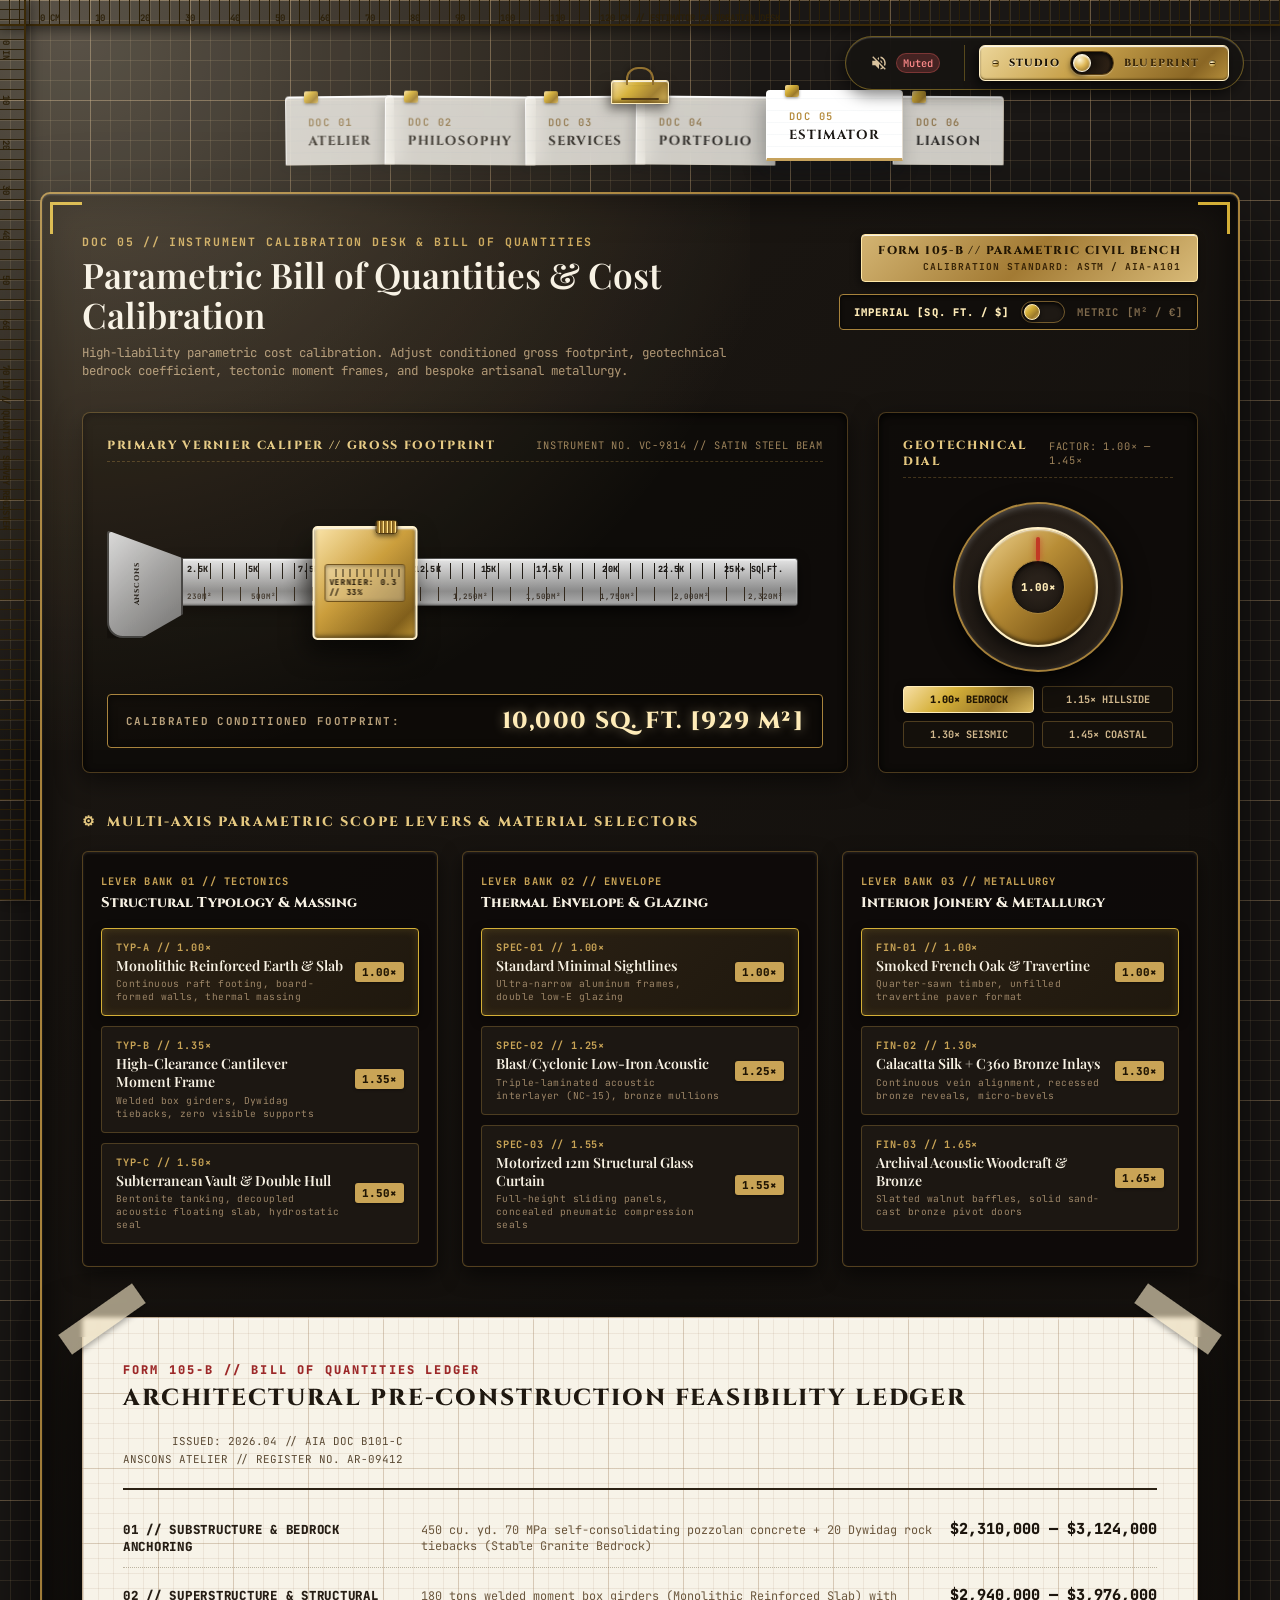
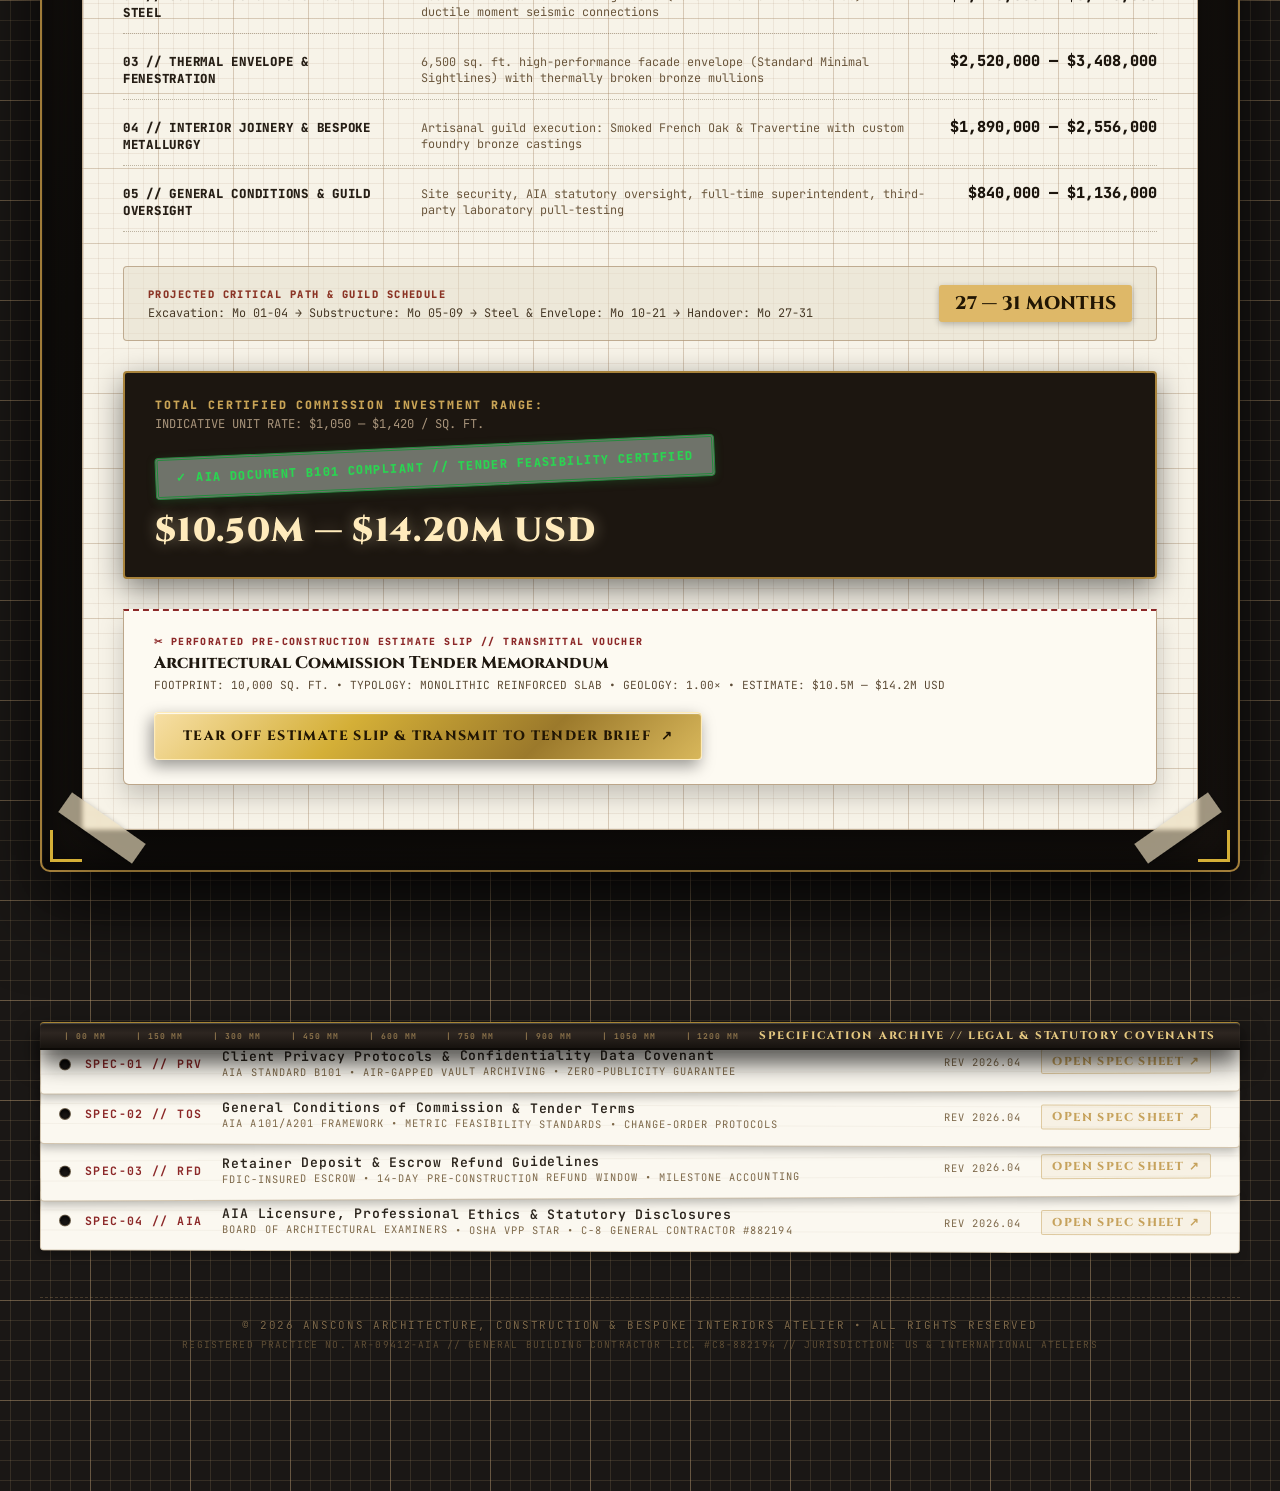
<file: estimator.html>
<!DOCTYPE html>
<html lang="en">
<head>
  <meta charset="UTF-8">
  <meta name="viewport" content="width=device-width, initial-scale=1.0">
  <title>Instrument Calibration Desk &amp; Bill of Quantities | ANSCONS Master Estimator</title>
  <meta name="description" content="High-liability architectural calibration desk and parametric Bill of Quantities drafting sheet. Calibrate gross footprint, geotechnical coefficients, tectonic typologies, and metallurgy.">
  
  <!-- Skeuomorphic Stylesheets -->
  <link rel="stylesheet" href="css/main.css">
  <link rel="stylesheet" href="css/desk.css">
  <link rel="stylesheet" href="css/nav.css">
  <link rel="stylesheet" href="css/hero.css">
  <link rel="stylesheet" href="css/caliper.css">
  <link rel="stylesheet" href="css/legal-specs.css">
  <link rel="stylesheet" href="css/responsive.css">
</head>
<body class="studio-mode" data-theme="studio">

  <!-- Floating Brass Return-To-Origin Compass Widget -->
  <button id="btn-return-origin" class="btn-return-origin" title="Return to Top of Calibration Desk" aria-label="Return to top of drafting table">
    <span class="compass-needle" aria-hidden="true">▲</span>
    <span class="origin-text">ORIGIN (TOP)</span>
  </button>

  <!-- Virtual Desktop Lamp Glow (Top-Left 315° Ambient Light) -->
  <div class="desk-lamp-glow" aria-hidden="true"></div>

  <!-- Calibrated Marginal Desk Rulers -->
  <div class="desk-ruler-top" aria-hidden="true">
    <span>0 CM &nbsp; &nbsp; &nbsp; 10 &nbsp; &nbsp; &nbsp; 20 &nbsp; &nbsp; &nbsp; 30 &nbsp; &nbsp; &nbsp; 40 &nbsp; &nbsp; &nbsp; 50 &nbsp; &nbsp; &nbsp; 60 &nbsp; &nbsp; &nbsp; 70 &nbsp; &nbsp; &nbsp; 80 &nbsp; &nbsp; &nbsp; 90 &nbsp; &nbsp; &nbsp; 100 &nbsp; &nbsp; &nbsp; 110 &nbsp; &nbsp; &nbsp; 120 CM // ESTIMATOR CALIBRATION DESK</span>
  </div>
  <div class="desk-ruler-left" aria-hidden="true">
    <span>0 IN &nbsp; &nbsp; &nbsp; 10 &nbsp; &nbsp; &nbsp; 20 &nbsp; &nbsp; &nbsp; 30 &nbsp; &nbsp; &nbsp; 40 &nbsp; &nbsp; &nbsp; 50 &nbsp; &nbsp; &nbsp; 60 &nbsp; &nbsp; &nbsp; 70 IN // QUANTITY SURVEY REGISTER</span>
  </div>

  <!-- Desk HUD Controls (Audio Mute Toggle & Solid Cast-Brass Theme Lever) -->
  <div class="desk-controls-hud">
    <button class="desk-audio-toggle" id="desk-audio-toggle" aria-label="Toggle mechanical audio feedback">
      <svg class="audio-icon" viewBox="0 0 24 24">
        <path d="M16.5 12c0-1.77-1.02-3.29-2.5-4.03v2.21l2.45 2.45c.03-.2.05-.41.05-.63zm2.5 0c0 .94-.2 1.82-.54 2.64l1.51 1.51C20.63 14.91 21 13.5 21 12c0-4.28-2.99-7.86-7-8.77v2.06c2.89.86 5 3.54 5 6.71zM4.27 3L3 4.27 7.73 9H3v6h4l5 5v-6.73l4.25 4.25c-.67.52-1.42.93-2.25 1.18v2.06c1.38-.31 2.63-.95 3.69-1.81L19.73 21 21 19.73 4.27 3zM12 4L9.91 6.09 12 8.18V4z"/>
      </svg>
      <span class="desk-audio-badge" id="audio-status-badge">Muted</span>
    </button>

    <div class="lamp-lever-container">
      <div class="brass-switch-plate" id="brass-theme-lever" title="Snap toggle switch between Studio Warm Lamp and Blueprint Cyanotype mode">
        <div class="plate-screw" aria-hidden="true"></div>
        <span class="switch-mode-label active" id="label-mode-studio">STUDIO</span>
        <div class="brass-toggle-housing" aria-hidden="true">
          <div class="brass-toggle-bat" id="brass-toggle-bat"></div>
        </div>
        <span class="switch-mode-label" id="label-mode-blueprint">BLUEPRINT</span>
        <div class="plate-screw" aria-hidden="true"></div>
      </div>
    </div>
  </div>

  <!-- State C: Persistent Architectural Control Rail (Precision Control Panel) -->
  <nav class="architectural-control-rail" id="architectural-control-rail" aria-label="Architectural Control Rail">
    <div class="rail-crest">
      <div class="rail-screw" aria-hidden="true"></div>
      <span class="rail-compass-pip" aria-hidden="true">▲</span>
      <span class="rail-brand">ANSCONS</span>
      <span class="rail-spec">INDEX RAIL</span>
    </div>
    <div class="rail-keys-track">
      <a href="index.html" class="rail-key" data-doc="01" title="Atelier Master Drawing Sheet">
        <span class="rail-key-code"> 01</span>
        <span class="rail-key-name">ATELIER</span>
        <span class="rail-indicator" aria-hidden="true"></span>
      </a>
      <a href="about.html" class="rail-key" data-doc="02" title="Philosophy &amp; Heritage Ledger">
        <span class="rail-key-code"> 02</span>
        <span class="rail-key-name">PHILOSOPHY</span>
        <span class="rail-indicator" aria-hidden="true"></span>
      </a>
      <a href="services.html" class="rail-key" data-doc="03" title="Bespoke Architectural Services">
        <span class="rail-key-code"> 03</span>
        <span class="rail-key-name">SERVICES</span>
        <span class="rail-indicator" aria-hidden="true"></span>
      </a>
      <a href="projects.html" class="rail-key" data-doc="04" title="Monograph Folio of Built Works">
        <span class="rail-key-code"> 04</span>
        <span class="rail-key-name">PORTFOLIO</span>
        <span class="rail-indicator" aria-hidden="true"></span>
      </a>
      <a href="estimator.html" class="rail-key" data-doc="05" title="Scale Caliper Project Estimator">
        <span class="rail-key-code"> 05</span>
        <span class="rail-key-name">ESTIMATOR</span>
        <span class="rail-indicator" aria-hidden="true"></span>
      </a>
      <a href="contact.html" class="rail-key" data-doc="06" title="Commission Liaison Brief">
        <span class="rail-key-code"> 06</span>
        <span class="rail-key-name">LIAISON</span>
        <span class="rail-indicator" aria-hidden="true"></span>
      </a>
    </div>
  </nav>

  <!-- Master Drafting Table Workspace -->
  <div class="drafting-table">

    <!-- Persistent Clamped Vellum Navigation Bar (Global Multi-Page Router) -->
    <header class="tracing-nav-container">
      <div class="tracing-nav-track">
        <div class="brass-blueprint-clip" aria-hidden="true"></div>
        <a href="index.html" class="vellum-tab" title="Atelier Master Drawing Sheet">
          <div class="vellum-tab-clip" aria-hidden="true"></div>
          <span class="tab-code">DOC 01</span>
          <span class="tab-title">ATELIER</span>
        </a>
        <a href="about.html" class="vellum-tab" title="Philosophy &amp; Heritage Ledger">
          <div class="vellum-tab-clip" aria-hidden="true"></div>
          <span class="tab-code">DOC 02</span>
          <span class="tab-title">PHILOSOPHY</span>
        </a>
        <a href="services.html" class="vellum-tab" title="Bespoke Architectural Services">
          <div class="vellum-tab-clip" aria-hidden="true"></div>
          <span class="tab-code">DOC 03</span>
          <span class="tab-title">SERVICES</span>
        </a>
        <a href="projects.html" class="vellum-tab" title="Monograph Folio of Built Works">
          <div class="vellum-tab-clip" aria-hidden="true"></div>
          <span class="tab-code">DOC 04</span>
          <span class="tab-title">PORTFOLIO</span>
        </a>
        <a href="estimator.html" class="vellum-tab active" title="Scale Caliper Project Estimator">
          <div class="vellum-tab-clip" aria-hidden="true"></div>
          <span class="tab-code">DOC 05</span>
          <span class="tab-title">ESTIMATOR</span>
        </a>
        <a href="contact.html" class="vellum-tab" title="Commission Liaison Brief">
          <div class="vellum-tab-clip" aria-hidden="true"></div>
          <span class="tab-code">DOC 06</span>
          <span class="tab-title">LIAISON</span>
        </a>
      </div>
    </header>

    <!-- SECTION: Master Calibration Bench & Bill of Quantities (BOM) Sheet -->
    <section id="section-estimator-bench" class="calibration-workbench-desk">
      
      <!-- Heavy Oiled Oak / Anodized Instrument Housing -->
      <div class="workbench-instrument-housing">
        
        <!-- Brass Corner Edge Protectors -->
        <div class="brass-corner-bracket top-left" aria-hidden="true"></div>
        <div class="brass-corner-bracket top-right" aria-hidden="true"></div>
        <div class="brass-corner-bracket bottom-left" aria-hidden="true"></div>
        <div class="brass-corner-bracket bottom-right" aria-hidden="true"></div>

        <!-- Workbench Header Row -->
        <div class="workbench-header-row">
          <div class="workbench-title-group">
            <div class="workbench-doc-code">
              <span>DOC 05</span>
              <span>//</span>
              <span>INSTRUMENT CALIBRATION DESK &amp; BILL OF QUANTITIES</span>
            </div>
            <h1 class="workbench-doc-title">Parametric Bill of Quantities &amp; Cost Calibration</h1>
            <p class="workbench-doc-subtitle">
              High-liability parametric cost calibration. Adjust conditioned gross footprint, geotechnical bedrock coefficient, tectonic moment frames, and bespoke artisanal metallurgy.
            </p>
          </div>

          <!-- Metal Asset Tag & Measurement Toggle Assembly -->
          <div style="display: flex; flex-direction: column; align-items: flex-end; gap: 12px;">
            <div class="calibration-asset-tag">
              <span class="asset-tag-id">FORM 105-B // PARAMETRIC CIVIL BENCH</span>
              <span class="asset-tag-serial">CALIBRATION STANDARD: ASTM / AIA-A101</span>
            </div>

            <!-- The "Metric / Imperial" Brass Toggle -->
            <div class="system-toggle-assembly" title="Toggle between Imperial (Sq Ft / USD) and Metric (Sq Meters / EUR)">
              <span class="unit-mode-label active" id="label-unit-imperial">IMPERIAL [SQ. FT. / $]</span>
              <div class="unit-switch-plate" id="unit-switch-plate" role="button" tabindex="0" aria-label="Toggle measurement units">
                <div class="unit-switch-toggle"></div>
              </div>
              <span class="unit-mode-label" id="label-unit-metric">METRIC [M² / €]</span>
            </div>
          </div>
        </div>

        <!-- ZONE 1: Dual Physical Instruments (Vernier Caliper & Rotary Dial) -->
        <div class="workbench-top-instruments-grid">
          
          <!-- Instrument 1: The Primary Vernier Caliper -->
          <div class="instrument-card-housing">
            <div class="instrument-card-header">
              <span class="instrument-label-title">PRIMARY VERNIER CALIPER // GROSS FOOTPRINT</span>
              <span class="instrument-spec-code">INSTRUMENT NO. VC-9814 // SATIN STEEL BEAM</span>
            </div>

            <div class="vernier-caliper-stage" id="vernier-caliper-stage">
              <!-- Left Reference Anvil / Fixed Jaw -->
              <div class="master-fixed-jaw">
                <span class="jaw-brand-hallmark">ANSCONS</span>
              </div>

              <!-- Master Steel Caliper Beam with Dual Imperial / Metric Scales -->
              <div class="master-caliper-beam" id="master-caliper-beam">
                <div class="caliper-imperial-scale">
                  <span>2.5K</span>
                  <span>5K</span>
                  <span>7.5K</span>
                  <span>10K</span>
                  <span>12.5K</span>
                  <span>15K</span>
                  <span>17.5K</span>
                  <span>20K</span>
                  <span>22.5K</span>
                  <span>25K+ SQ.FT.</span>
                </div>
                <div class="caliper-metric-scale">
                  <span>230M²</span>
                  <span>500M²</span>
                  <span>750M²</span>
                  <span>1,000M²</span>
                  <span>1,250M²</span>
                  <span>1,500M²</span>
                  <span>1,750M²</span>
                  <span>2,000M²</span>
                  <span>2,320M²</span>
                </div>
              </div>

              <!-- Sliding Knurled Brass Jaw Assembly -->
              <div class="master-sliding-jaw" id="master-sliding-jaw">
                <div class="jaw-knurled-thumbscrew" aria-hidden="true"></div>
                <div class="jaw-vernier-window">
                  <div class="vernier-hairline-ticks"></div>
                  <span class="vernier-index-mark" id="vernier-index-mark">VERNIER: 0.3 // 42%</span>
                </div>
              </div>

              <!-- Accessible Range Input for Touch, Keyboard & Pointer Navigation -->
              <input 
                type="range" 
                id="caliper-slider-input" 
                class="master-caliper-range-input" 
                min="2500" 
                max="25000" 
                step="250" 
                value="10000"
                aria-label="Adjust gross conditioned square footage via Vernier Caliper slider"
              >
            </div>

            <!-- Footprint Readout Strip -->
            <div class="caliper-readout-strip">
              <span class="caliper-readout-title">CALIBRATED CONDITIONED FOOTPRINT:</span>
              <span class="caliper-footprint-value" id="caliper-footprint-value">10,000 SQ. FT. [929 M²]</span>
            </div>
          </div>

          <!-- Instrument 2: The Rotary Geotechnical Bezel / Dial -->
          <div class="instrument-card-housing">
            <div class="instrument-card-header">
              <span class="instrument-label-title">GEOTECHNICAL DIAL</span>
              <span class="instrument-spec-code">FACTOR: 1.00× — 1.45×</span>
            </div>

            <div class="rotary-geotech-bezel-unit">
              <!-- Machined Circular Rotating Dial -->
              <div class="rotary-bezel-assembly">
                <div class="bezel-outer-ring">
                  <div class="bezel-rotating-knob" id="bezel-rotating-knob" title="Click or select below to rotate geotechnical factor dial">
                    <div class="bezel-pointer-needle"></div>
                    <div class="bezel-center-cap" id="bezel-center-cap">1.00×</div>
                  </div>
                </div>
              </div>

              <!-- Mechanical Detent Index Notches -->
              <div class="rotary-detent-buttons">
                <button class="detent-pill-btn active" data-factor="1.00" data-angle="0" data-name="Stable Granite Bedrock">
                  1.00× BEDROCK
                </button>
                <button class="detent-pill-btn" data-factor="1.15" data-angle="45" data-name="Weathered Shale Hillside">
                  1.15× HILLSIDE
                </button>
                <button class="detent-pill-btn" data-factor="1.30" data-angle="90" data-name="Active Fault Shear Zone">
                  1.30× SEISMIC
                </button>
                <button class="detent-pill-btn" data-factor="1.45" data-angle="135" data-name="Coastal Wave-Break Bluff">
                  1.45× COASTAL
                </button>
              </div>
            </div>
          </div>

        </div>

        <!-- ZONE 2: Multi-Axis Parametric Scope Toggles (The "Material Levers") -->
        <div class="parametric-levers-section">
          <div class="levers-rack-header">
            <div class="levers-rack-title">
              <span>⚙</span>
              <span>MULTI-AXIS PARAMETRIC SCOPE LEVERS &amp; MATERIAL SELECTORS</span>
            </div>
          </div>

          <div class="levers-rack-grid">
            
            <!-- Lever Bank 1: Typology & Structural Tectonics -->
            <div class="lever-bank-enclosure">
              <div>
                <div class="lever-bank-tag">LEVER BANK 01 // TECTONICS</div>
                <h3 class="lever-bank-title">Structural Typology &amp; Massing</h3>
                
                <div class="lever-options-stack">
                  <div class="lever-selector-card active" data-lever="typology" data-typology="typ-a" data-multiplier="1.00" tabindex="0" role="button">
                    <div class="card-spec-info">
                      <span class="card-spec-code">TYP-A // 1.00×</span>
                      <span class="card-spec-name">Monolithic Reinforced Earth &amp; Slab</span>
                      <span class="card-spec-desc">Continuous raft footing, board-formed walls, thermal massing</span>
                    </div>
                    <span class="card-multiplier-badge">1.00×</span>
                  </div>

                  <div class="lever-selector-card" data-lever="typology" data-typology="typ-b" data-multiplier="1.35" tabindex="0" role="button">
                    <div class="card-spec-info">
                      <span class="card-spec-code">TYP-B // 1.35×</span>
                      <span class="card-spec-name">High-Clearance Cantilever Moment Frame</span>
                      <span class="card-spec-desc">Welded box girders, Dywidag tiebacks, zero visible supports</span>
                    </div>
                    <span class="card-multiplier-badge">1.35×</span>
                  </div>

                  <div class="lever-selector-card" data-lever="typology" data-typology="typ-c" data-multiplier="1.50" tabindex="0" role="button">
                    <div class="card-spec-info">
                      <span class="card-spec-code">TYP-C // 1.50×</span>
                      <span class="card-spec-name">Subterranean Vault &amp; Double Hull</span>
                      <span class="card-spec-desc">Bentonite tanking, decoupled acoustic floating slab, hydrostatic seal</span>
                    </div>
                    <span class="card-multiplier-badge">1.50×</span>
                  </div>
                </div>
              </div>
            </div>

            <!-- Lever Bank 2: Glazing & Envelope Spec -->
            <div class="lever-bank-enclosure">
              <div>
                <div class="lever-bank-tag">LEVER BANK 02 // ENVELOPE</div>
                <h3 class="lever-bank-title">Thermal Envelope &amp; Glazing</h3>
                
                <div class="lever-options-stack">
                  <div class="lever-selector-card active" data-lever="envelope" data-envelope="spec-1" data-multiplier="1.00" tabindex="0" role="button">
                    <div class="card-spec-info">
                      <span class="card-spec-code">SPEC-01 // 1.00×</span>
                      <span class="card-spec-name">Standard Minimal Sightlines</span>
                      <span class="card-spec-desc">Ultra-narrow aluminum frames, double low-E glazing</span>
                    </div>
                    <span class="card-multiplier-badge">1.00×</span>
                  </div>

                  <div class="lever-selector-card" data-lever="envelope" data-envelope="spec-2" data-multiplier="1.25" tabindex="0" role="button">
                    <div class="card-spec-info">
                      <span class="card-spec-code">SPEC-02 // 1.25×</span>
                      <span class="card-spec-name">Blast/Cyclonic Low-Iron Acoustic</span>
                      <span class="card-spec-desc">Triple-laminated acoustic interlayer (NC-15), bronze mullions</span>
                    </div>
                    <span class="card-multiplier-badge">1.25×</span>
                  </div>

                  <div class="lever-selector-card" data-lever="envelope" data-envelope="spec-3" data-multiplier="1.55" tabindex="0" role="button">
                    <div class="card-spec-info">
                      <span class="card-spec-code">SPEC-03 // 1.55×</span>
                      <span class="card-spec-name">Motorized 12m Structural Glass Curtain</span>
                      <span class="card-spec-desc">Full-height sliding panels, concealed pneumatic compression seals</span>
                    </div>
                    <span class="card-multiplier-badge">1.55×</span>
                  </div>
                </div>
              </div>
            </div>

            <!-- Lever Bank 3: Finish & Millwork Metallurgy -->
            <div class="lever-bank-enclosure">
              <div>
                <div class="lever-bank-tag">LEVER BANK 03 // METALLURGY</div>
                <h3 class="lever-bank-title">Interior Joinery &amp; Metallurgy</h3>
                
                <div class="lever-options-stack">
                  <div class="lever-selector-card active" data-lever="finishes" data-finish="fin-1" data-multiplier="1.00" tabindex="0" role="button">
                    <div class="card-spec-info">
                      <span class="card-spec-code">FIN-01 // 1.00×</span>
                      <span class="card-spec-name">Smoked French Oak &amp; Travertine</span>
                      <span class="card-spec-desc">Quarter-sawn timber, unfilled travertine paver format</span>
                    </div>
                    <span class="card-multiplier-badge">1.00×</span>
                  </div>

                  <div class="lever-selector-card" data-lever="finishes" data-finish="fin-2" data-multiplier="1.30" tabindex="0" role="button">
                    <div class="card-spec-info">
                      <span class="card-spec-code">FIN-02 // 1.30×</span>
                      <span class="card-spec-name">Calacatta Silk + C360 Bronze Inlays</span>
                      <span class="card-spec-desc">Continuous vein alignment, recessed bronze reveals, micro-bevels</span>
                    </div>
                    <span class="card-multiplier-badge">1.30×</span>
                  </div>

                  <div class="lever-selector-card" data-lever="finishes" data-finish="fin-3" data-multiplier="1.65" tabindex="0" role="button">
                    <div class="card-spec-info">
                      <span class="card-spec-code">FIN-03 // 1.65×</span>
                      <span class="card-spec-name">Archival Acoustic Woodcraft &amp; Bronze</span>
                      <span class="card-spec-desc">Slatted walnut baffles, solid sand-cast bronze pivot doors</span>
                    </div>
                    <span class="card-multiplier-badge">1.65×</span>
                  </div>
                </div>
              </div>
            </div>

          </div>
        </div>

        <!-- ZONE 3: Drafting Paper Underlay: "The Bill of Quantities (BOM) Ledger" -->
        <div class="bom-drafting-sheet-container">
          <!-- Drafting Tape Corner Pins -->
          <div class="drafting-tape-pin tl" aria-hidden="true"></div>
          <div class="drafting-tape-pin tr" aria-hidden="true"></div>
          <div class="drafting-tape-pin bl" aria-hidden="true"></div>
          <div class="drafting-tape-pin br" aria-hidden="true"></div>

          <!-- Architect's Estimate Drafting Sheet / Bill of Quantities -->
          <div class="bom-drafting-sheet">
            
            <!-- Ledger Header -->
            <div class="bom-sheet-header">
              <div class="bom-header-col-left">
                <span class="bom-document-serial" id="bom-doc-code">FORM 105-B // BILL OF QUANTITIES LEDGER</span>
                <h2 class="bom-document-headline">Architectural Pre-Construction Feasibility Ledger</h2>
              </div>
              <div class="bom-header-col-right">
                <span id="bom-date-stamp">ISSUED: 2026.04 // AIA DOC B101-C</span>
                <span>ANSCONS ATELIER // REGISTER NO. AR-09412</span>
              </div>
            </div>

            <!-- Line-Item Technical Breakdown -->
            <div class="bom-line-items-table">
              
              <!-- Line Item 1: Substructure -->
              <div class="bom-item-row">
                <span class="bom-item-title">01 // SUBSTRUCTURE &amp; BEDROCK ANCHORING</span>
                <span class="bom-item-detail" id="line-substructure-detail">450 cu. yd. 70 MPa self-consolidating pozzolan concrete + 22 Dywidag rock tiebacks (Stable Granite Bedrock)</span>
                <span class="bom-item-amount" id="line-substructure-amount">$2,310,000 — $3,124,000</span>
              </div>

              <!-- Line Item 2: Superstructure -->
              <div class="bom-item-row">
                <span class="bom-item-title">02 // SUPERSTRUCTURE &amp; STRUCTURAL STEEL</span>
                <span class="bom-item-detail" id="line-superstructure-detail">180 tons welded moment box girders with ductile moment seismic connections</span>
                <span class="bom-item-amount" id="line-superstructure-amount">$2,940,000 — $3,976,000</span>
              </div>

              <!-- Line Item 3: Envelope -->
              <div class="bom-item-row">
                <span class="bom-item-title">03 // THERMAL ENVELOPE &amp; FENESTRATION</span>
                <span class="bom-item-detail" id="line-envelope-detail">6,500 sq. ft. high-performance acoustic facade with thermally broken bronze mullions</span>
                <span class="bom-item-amount" id="line-envelope-amount">$2,520,000 — $3,408,000</span>
              </div>

              <!-- Line Item 4: Finishes -->
              <div class="bom-item-row">
                <span class="bom-item-title">04 // INTERIOR JOINERY &amp; BESPOKE METALLURGY</span>
                <span class="bom-item-detail" id="line-finishes-detail">Artisanal guild execution: Smoked French Oak &amp; Travertine with custom foundry bronze castings</span>
                <span class="bom-item-amount" id="line-finishes-amount">$1,890,000 — $2,556,000</span>
              </div>

              <!-- Line Item 5: General Conditions -->
              <div class="bom-item-row">
                <span class="bom-item-title">05 // GENERAL CONDITIONS &amp; GUILD OVERSIGHT</span>
                <span class="bom-item-detail" id="line-general-detail">Site security, AIA statutory oversight, full-time superintendent, third-party laboratory pull-testing</span>
                <span class="bom-item-amount" id="line-general-amount">$840,000 — $1,136,000</span>
              </div>

            </div>

            <!-- Schedule & Critical Path Box -->
            <div class="bom-schedule-card">
              <div class="schedule-label-block">
                <span class="schedule-header-tag">PROJECTED CRITICAL PATH &amp; GUILD SCHEDULE</span>
                <span class="schedule-milestones-text" id="schedule-milestones-text">Excavation: Mo 01-04 → Substructure: Mo 05-09 → Steel &amp; Envelope: Mo 10-18 → Handover: Mo 22-26</span>
              </div>
              <div class="schedule-duration-badge" id="schedule-duration-badge">22 — 26 MONTHS</div>
            </div>

            <!-- Total Certified Investment Range Banner -->
            <div class="bom-total-banner">
              <div class="total-label-group">
                <span class="total-cert-tag">TOTAL CERTIFIED COMMISSION INVESTMENT RANGE:</span>
                <span class="total-unit-rate" id="total-unit-rate">INDICATIVE UNIT RATE: $1,050 — $1,420 / SQ. FT.</span>
                
                <!-- Dynamic Redline AIA Feasibility Ink Stamp -->
                <div class="aia-feasibility-stamp approved" id="aia-feasibility-stamp">
                  ✓ AIA DOCUMENT B101 COMPLIANT // TENDER FEASIBILITY CERTIFIED
                </div>
              </div>

              <div class="total-sum-range" id="total-sum-range">
                $10.50M — $14.20M USD
              </div>
            </div>

            <!-- ZONE 4: Perforated Tear-Off Slip -->
            <div class="bom-tear-off-card" id="bom-tear-off-card">
              <div class="tear-off-left-summary">
                <span class="tear-perforation-tag">✂ PERFORATED PRE-CONSTRUCTION ESTIMATE SLIP // TRANSMITTAL VOUCHER</span>
                <h4 class="tear-summary-title">Architectural Commission Tender Memorandum</h4>
                <p class="tear-summary-details" id="tear-summary-details">
                  FOOTPRINT: 10,000 SQ. FT. • TYPOLOGY: MONOLITHIC REINFORCED SLAB • GEOLOGY: 1.00× • ESTIMATE: $10.5M — $14.2M USD
                </p>
              </div>

              <button class="btn-tear-and-transmit" id="btn-tear-and-transmit" title="Tear off estimate slip and transmit straight to DOC 06 Liaison tender brief">
                <span>TEAR OFF ESTIMATE SLIP &amp; TRANSMIT TO TENDER BRIEF</span>
                <span>↗</span>
              </button>
            </div>

          </div>
        </div>

      </div>
    </section>

    <!-- SECTION: Unified Architectural Specification Sheet Legal Footer (Same as other pages) -->
    <footer class="drafting-table-footer-zone">
      
      <!-- Heavy Cutting Mat Bottom Lip / Edge -->
      <div class="cutting-mat-bottom-lip">
        <div class="mat-lip-metric-ticks">
          <span>| 00 MM</span>
          <span>| 150 MM</span>
          <span>| 300 MM</span>
          <span>| 450 MM</span>
          <span>| 600 MM</span>
          <span>| 750 MM</span>
          <span>| 900 MM</span>
          <span>| 1050 MM</span>
          <span>| 1200 MM</span>
        </div>
        <div class="mat-lip-title">SPECIFICATION ARCHIVE // LEGAL &amp; STATUTORY COVENANTS</div>
      </div>

      <!-- Tucked Specification Sheets Stack (Spec Sheets) -->
      <div class="tucked-spec-stack">
        
        <!-- Spec Sheet 1: Privacy Policy -->
        <div class="spec-sheet-tab" data-spec="spec-01" tabindex="0" role="button" aria-label="View SPEC-01: Client Privacy & Fiduciary Data Covenant">
          <div class="spec-hole-punch" aria-hidden="true"></div>
          <span class="spec-doc-id">SPEC-01 // PRV</span>
          <div>
            <div class="spec-doc-title">Client Privacy Protocols &amp; Confidentiality Data Covenant</div>
            <div class="spec-doc-classification">AIA Standard B101 • Air-Gapped Vault Archiving • Zero-Publicity Guarantee</div>
          </div>
          <span class="spec-doc-classification">REV 2026.04</span>
          <span class="spec-doc-action">OPEN SPEC SHEET ↗</span>
        </div>

        <!-- Spec Sheet 2: Terms of Service -->
        <div class="spec-sheet-tab" data-spec="spec-02" tabindex="0" role="button" aria-label="View SPEC-02: General Conditions of Commission & Tender Terms">
          <div class="spec-hole-punch" aria-hidden="true"></div>
          <span class="spec-doc-id">SPEC-02 // TOS</span>
          <div>
            <div class="spec-doc-title">General Conditions of Commission &amp; Tender Terms</div>
            <div class="spec-doc-classification">AIA A101/A201 Framework • Metric Feasibility Standards • Change-Order Protocols</div>
          </div>
          <span class="spec-doc-classification">REV 2026.04</span>
          <span class="spec-doc-action">OPEN SPEC SHEET ↗</span>
        </div>

        <!-- Spec Sheet 3: Refund Guidelines -->
        <div class="spec-sheet-tab" data-spec="spec-03" tabindex="0" role="button" aria-label="View SPEC-03: Retainer Deposit & Escrow Refund Guidelines">
          <div class="spec-hole-punch" aria-hidden="true"></div>
          <span class="spec-doc-id">SPEC-03 // RFD</span>
          <div>
            <div class="spec-doc-title">Retainer Deposit &amp; Escrow Refund Guidelines</div>
            <div class="spec-doc-classification">FDIC-Insured Escrow • 14-Day Pre-Construction Refund Window • Milestone Accounting</div>
          </div>
          <span class="spec-doc-classification">REV 2026.04</span>
          <span class="spec-doc-action">OPEN SPEC SHEET ↗</span>
        </div>

        <!-- Spec Sheet 4: Licensure & AIA Disclosures -->
        <div class="spec-sheet-tab" data-spec="spec-04" tabindex="0" role="button" aria-label="View SPEC-04: AIA Licensure, Ethics & Statutory Compliance">
          <div class="spec-hole-punch" aria-hidden="true"></div>
          <span class="spec-doc-id">SPEC-04 // AIA</span>
          <div>
            <div class="spec-doc-title">AIA Licensure, Professional Ethics &amp; Statutory Disclosures</div>
            <div class="spec-doc-classification">Board of Architectural Examiners • OSHA VPP Star • C-8 General Contractor #882194</div>
          </div>
          <span class="spec-doc-classification">REV 2026.04</span>
          <span class="spec-doc-action">OPEN SPEC SHEET ↗</span>
        </div>

      </div>

      <!-- Debossed Mat Imprint Stamp -->
      <div class="cutting-mat-imprint-stamp">
        <div class="mat-debossed-copyright">© 2026 ANSCONS ARCHITECTURE, CONSTRUCTION &amp; BESPOKE INTERIORS ATELIER • ALL RIGHTS RESERVED</div>
        <div class="mat-debossed-licensure">REGISTERED PRACTICE NO. AR-09412-AIA // GENERAL BUILDING CONTRACTOR LIC. #C8-882194 // JURISDICTION: US &amp; INTERNATIONAL ATELIERS</div>
      </div>

    </footer>

  </div>

  <!-- Architectural Specification Sheet Modal Inspector -->
  <div id="spec-modal-overlay" class="spec-modal-overlay" aria-hidden="true" role="dialog" aria-modal="true">
    <div class="spec-document-card">
      <div class="spec-modal-header">
        <div>
          <div id="modal-spec-code" class="spec-modal-code">SECTION 00 22 10 // SPEC-01</div>
          <h3 id="modal-spec-title" class="spec-modal-title">Client Privacy Protocols &amp; Data Covenant</h3>
          <div id="modal-spec-classification" class="spec-doc-classification" style="margin-top: 4px;">CLASS 1: STRICT CONFIDENTIALITY</div>
        </div>
        <button id="spec-modal-close-btn" class="spec-modal-close-btn" aria-label="Close statutory document">FOLD SPEC SHEET ✕</button>
      </div>

      <div id="modal-spec-body" class="spec-modal-body">
        <!-- Injected via JavaScript -->
      </div>

      <div class="spec-modal-seal-footer">
        <div id="modal-spec-ref" class="arch-label" style="color: #6b573e;">DOCUMENT RECORD: ANS-LEGAL-2026</div>
        <div class="title-block-stamp" style="font-size: 0.65rem;">OFFICIALLY ENACTED</div>
      </div>
    </div>
  </div>

  <!-- Page Interactivity Scripts -->
  <script type="module" src="js/estimator.js"></script>

</body>
</html>
</file>
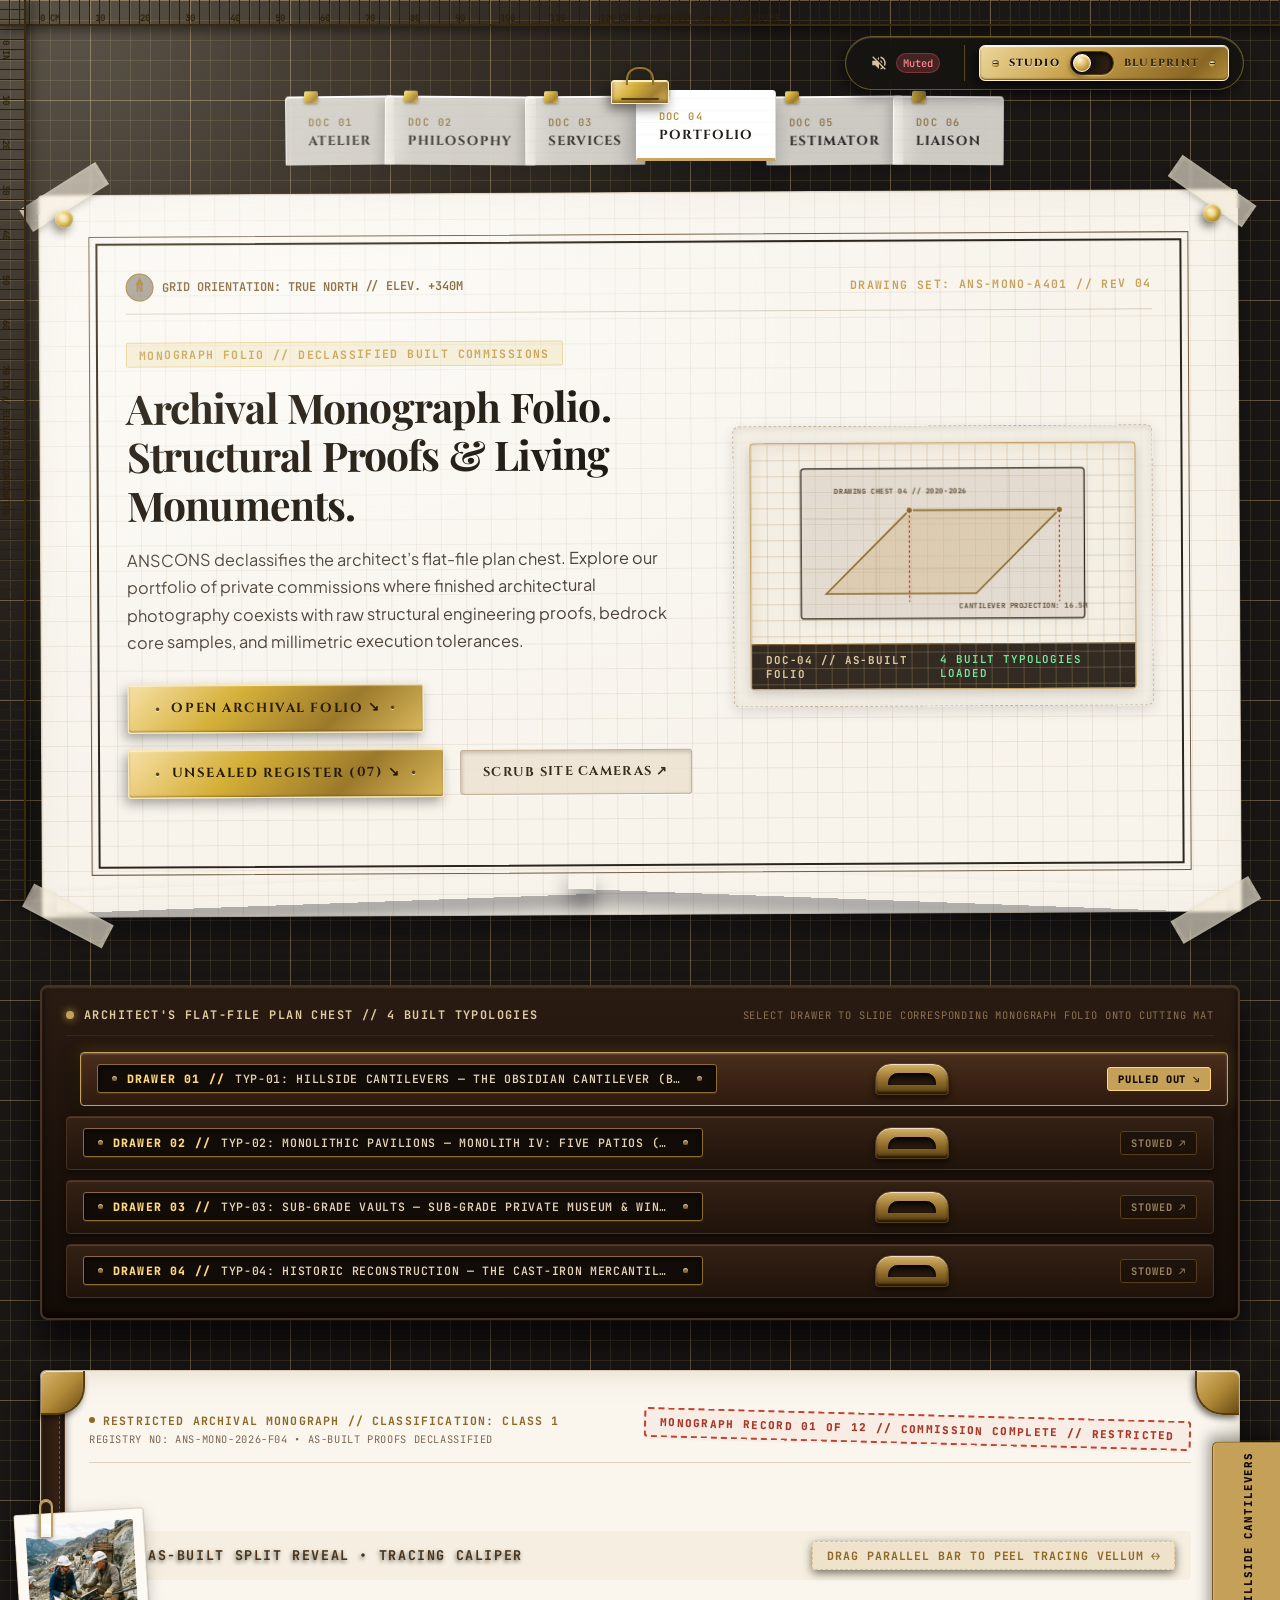
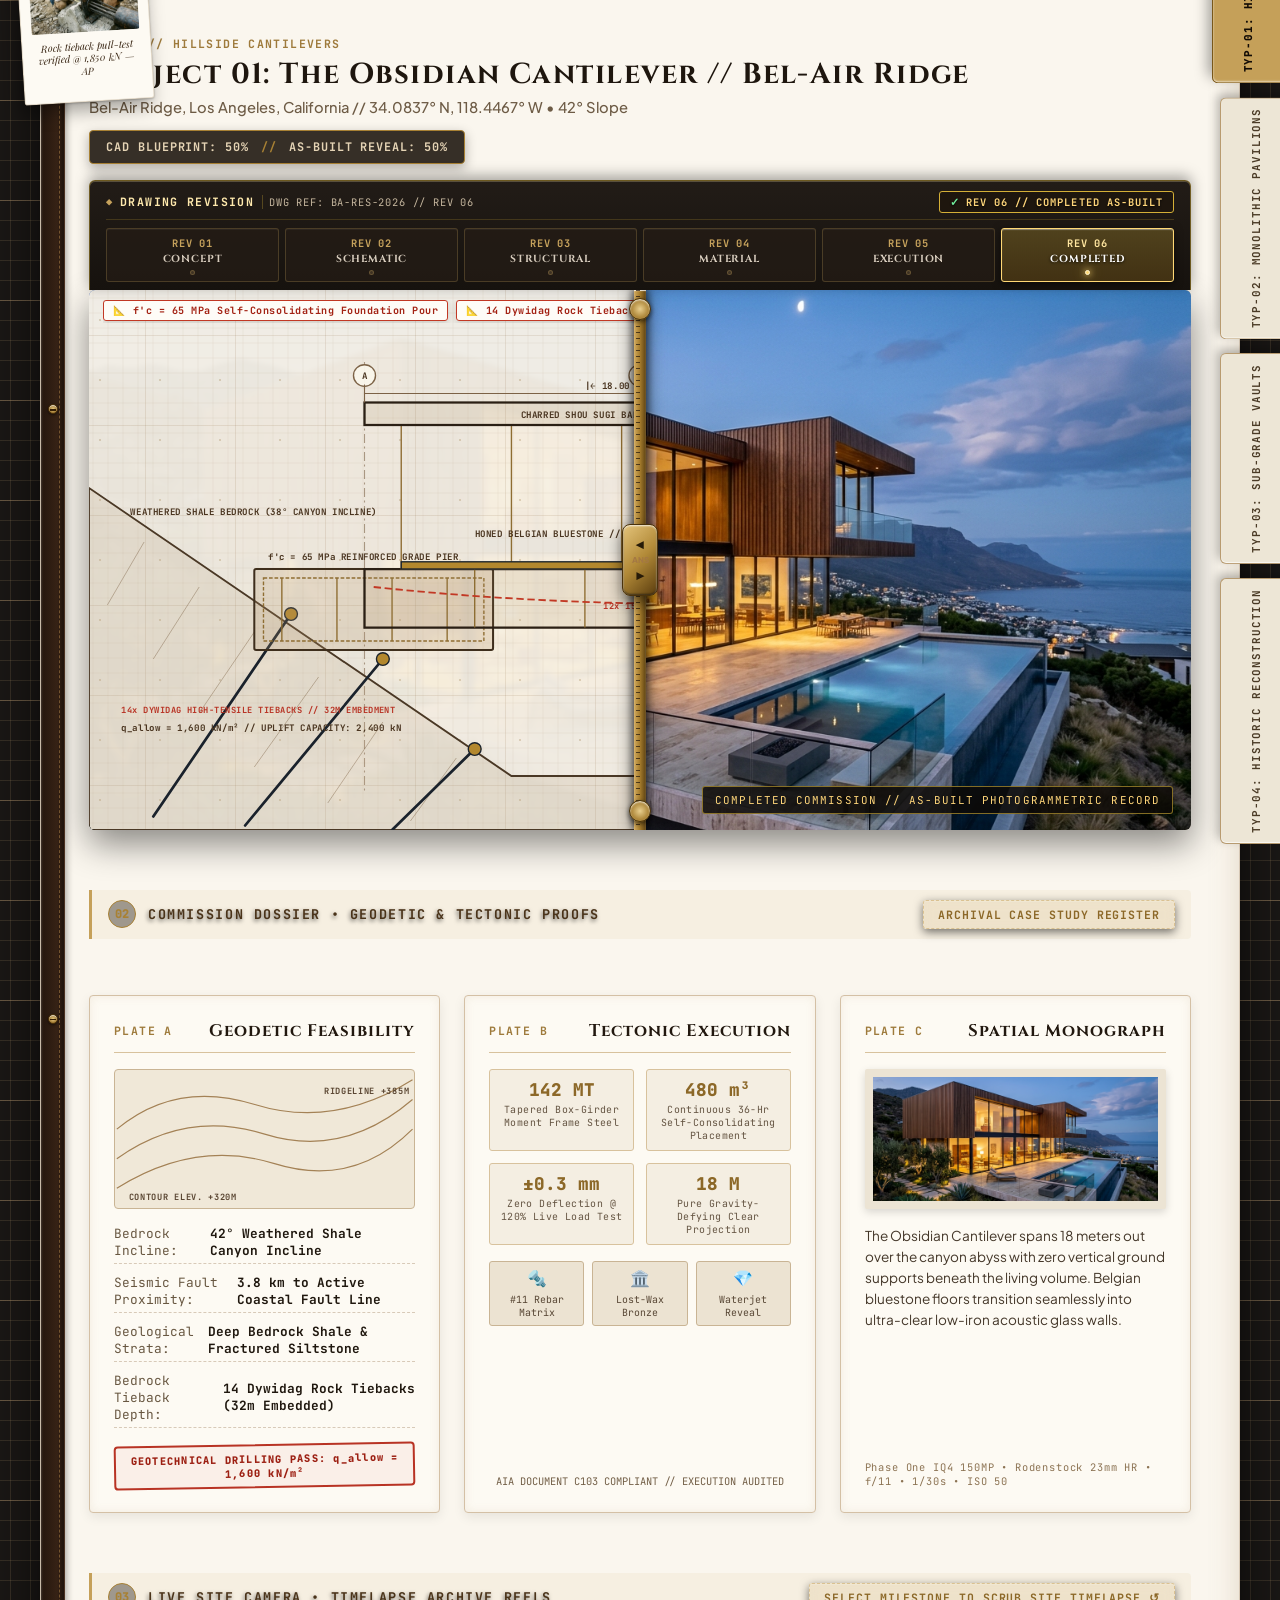
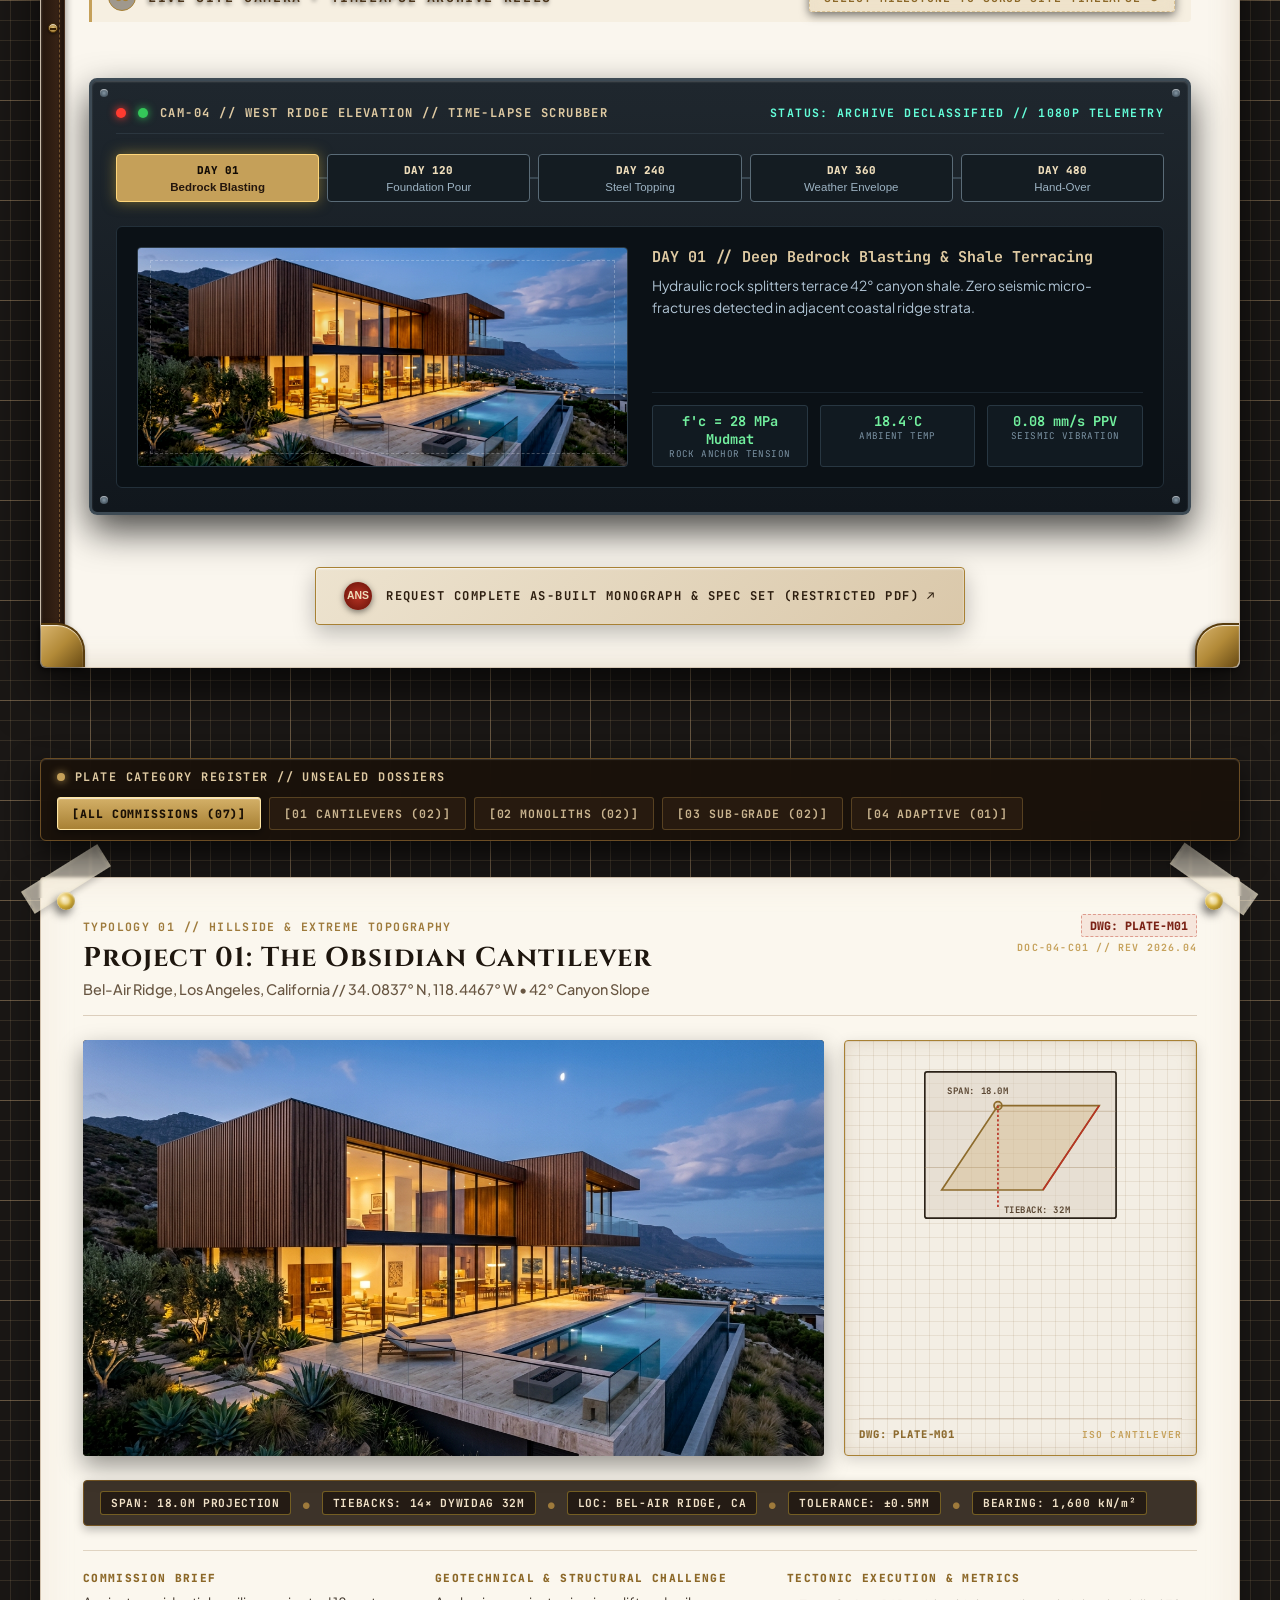
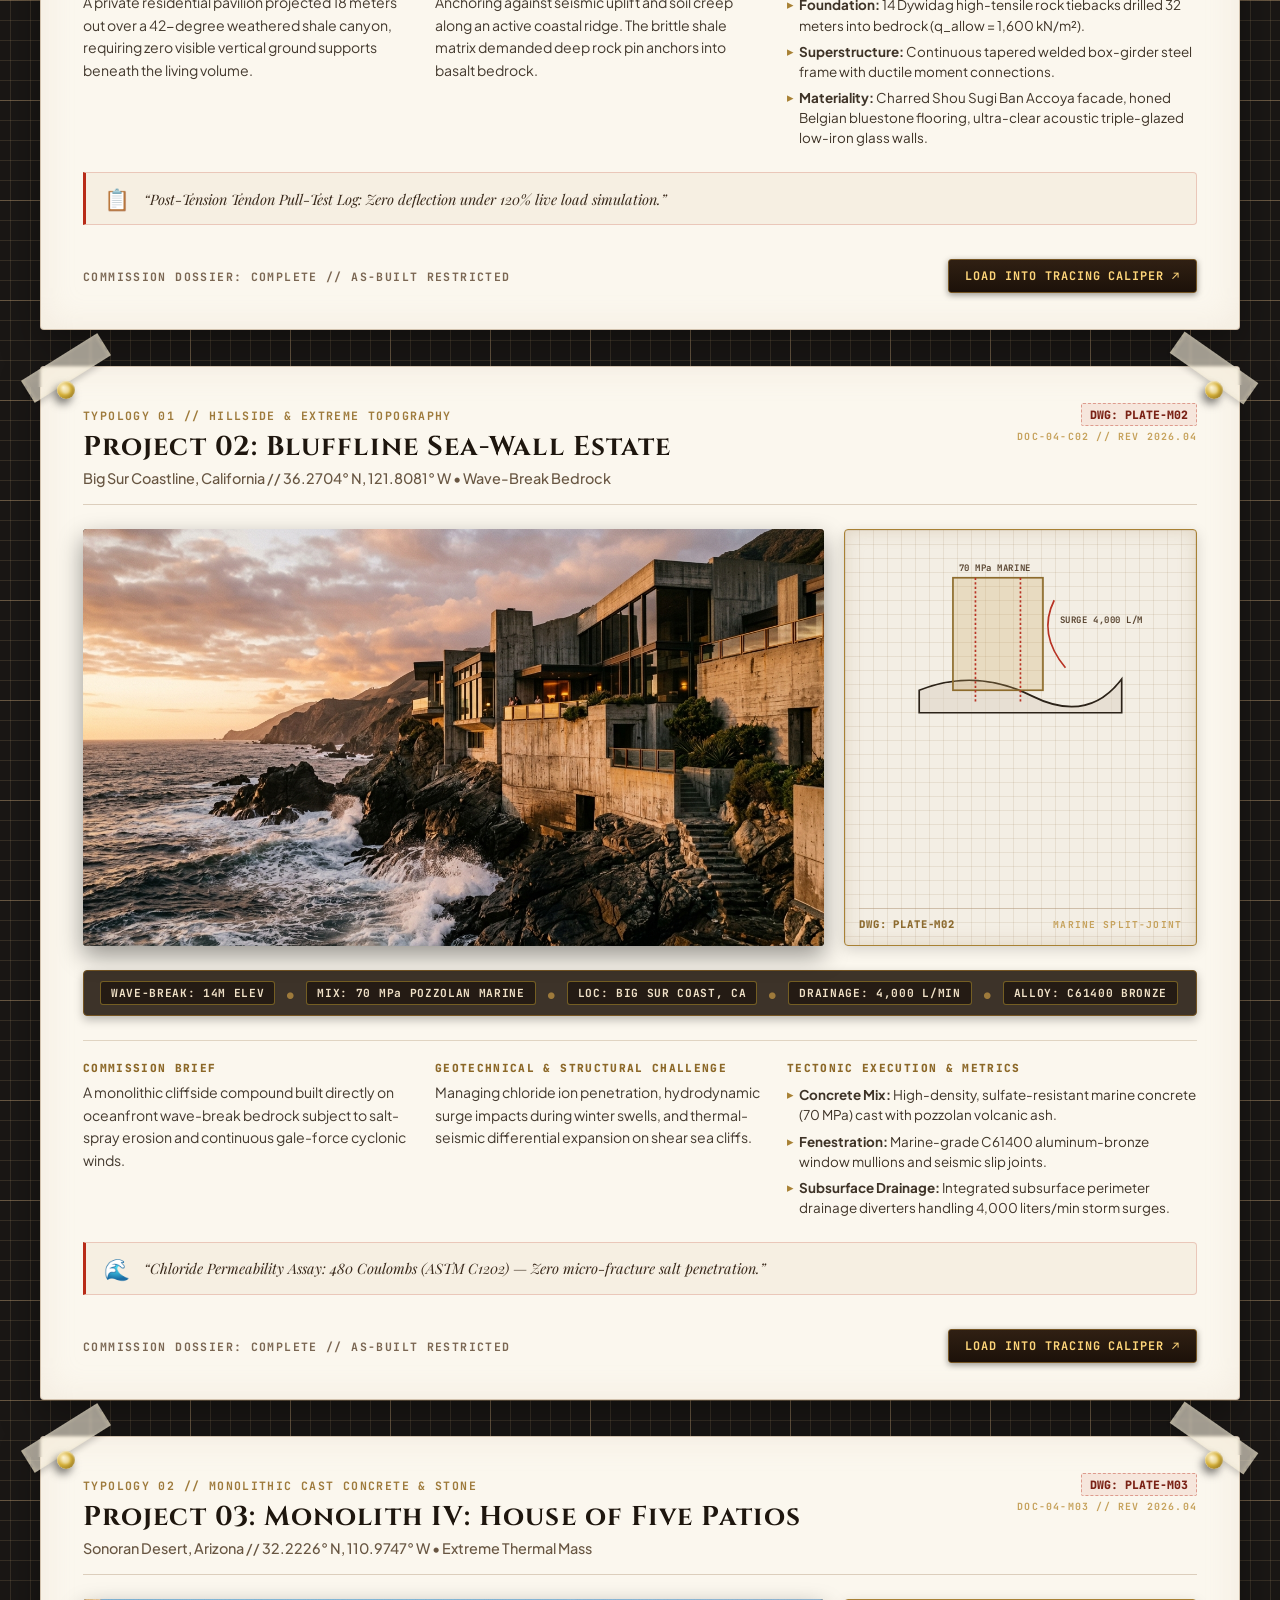
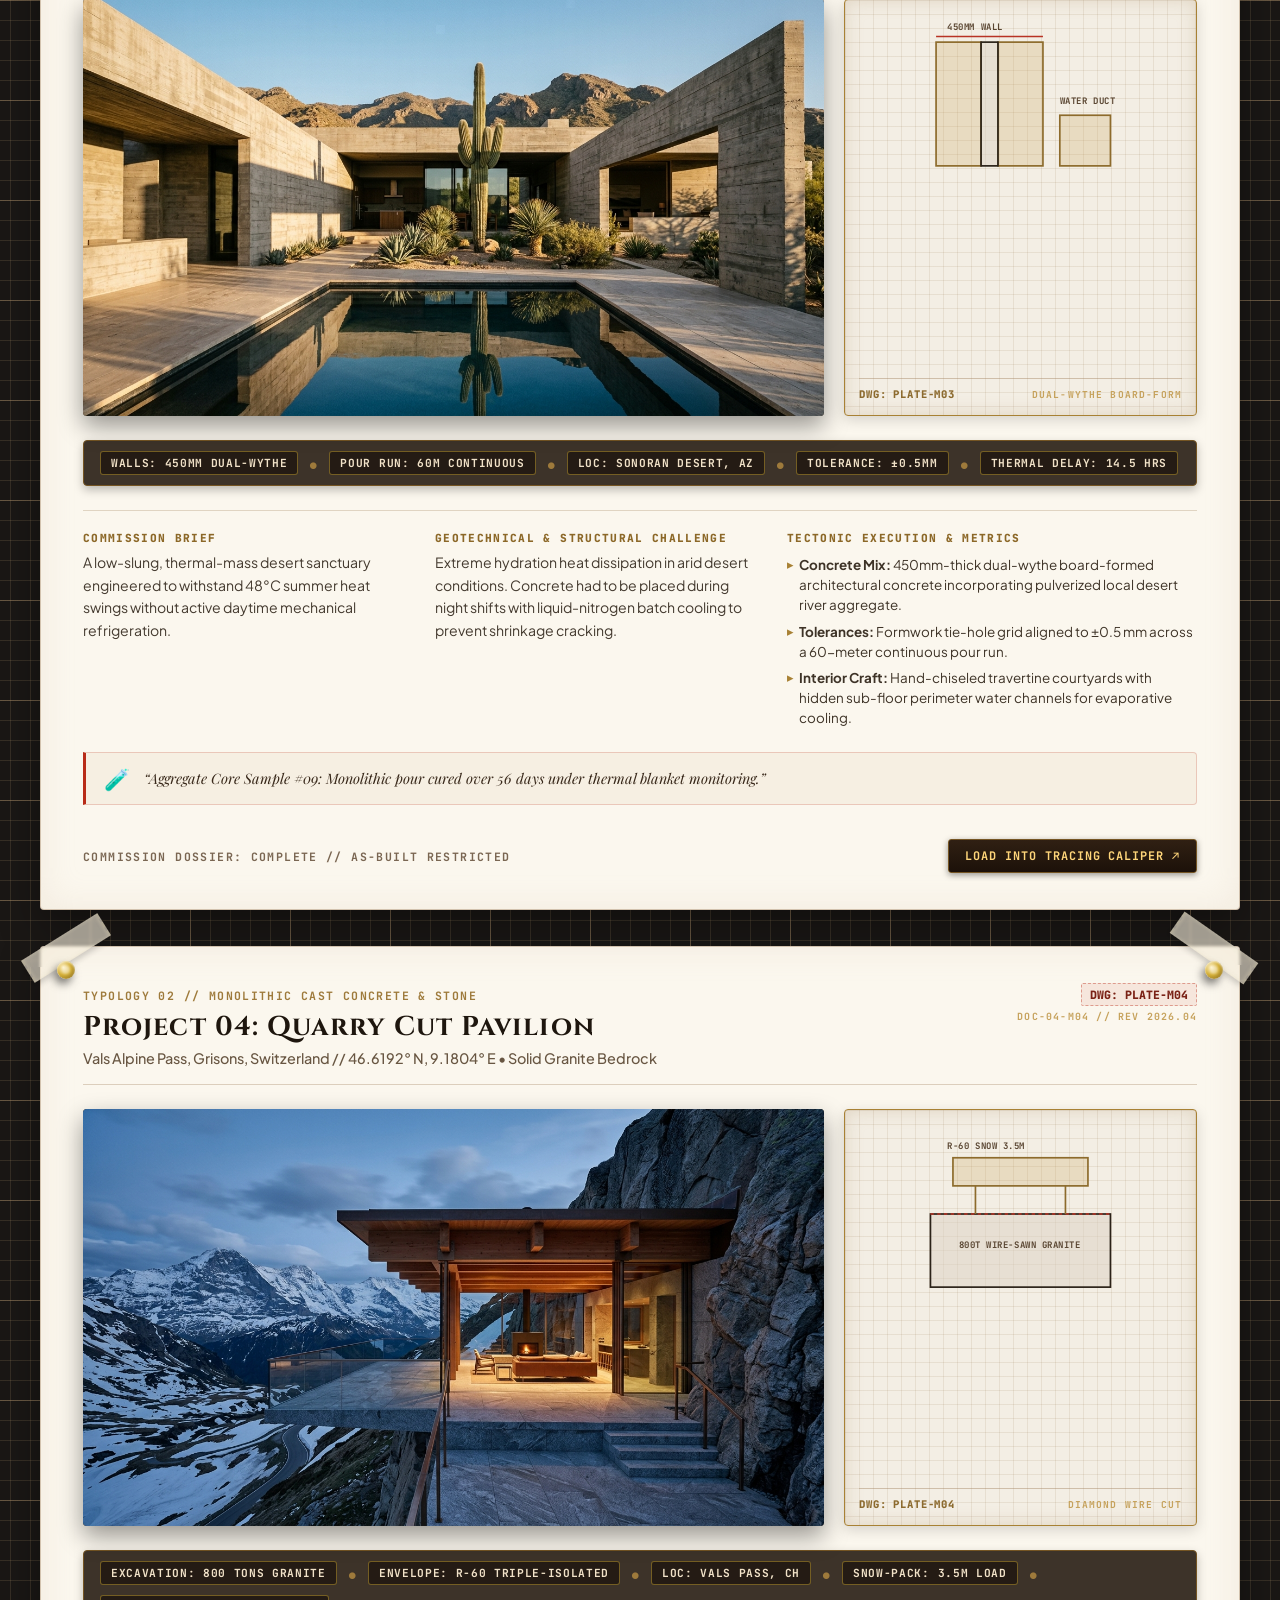
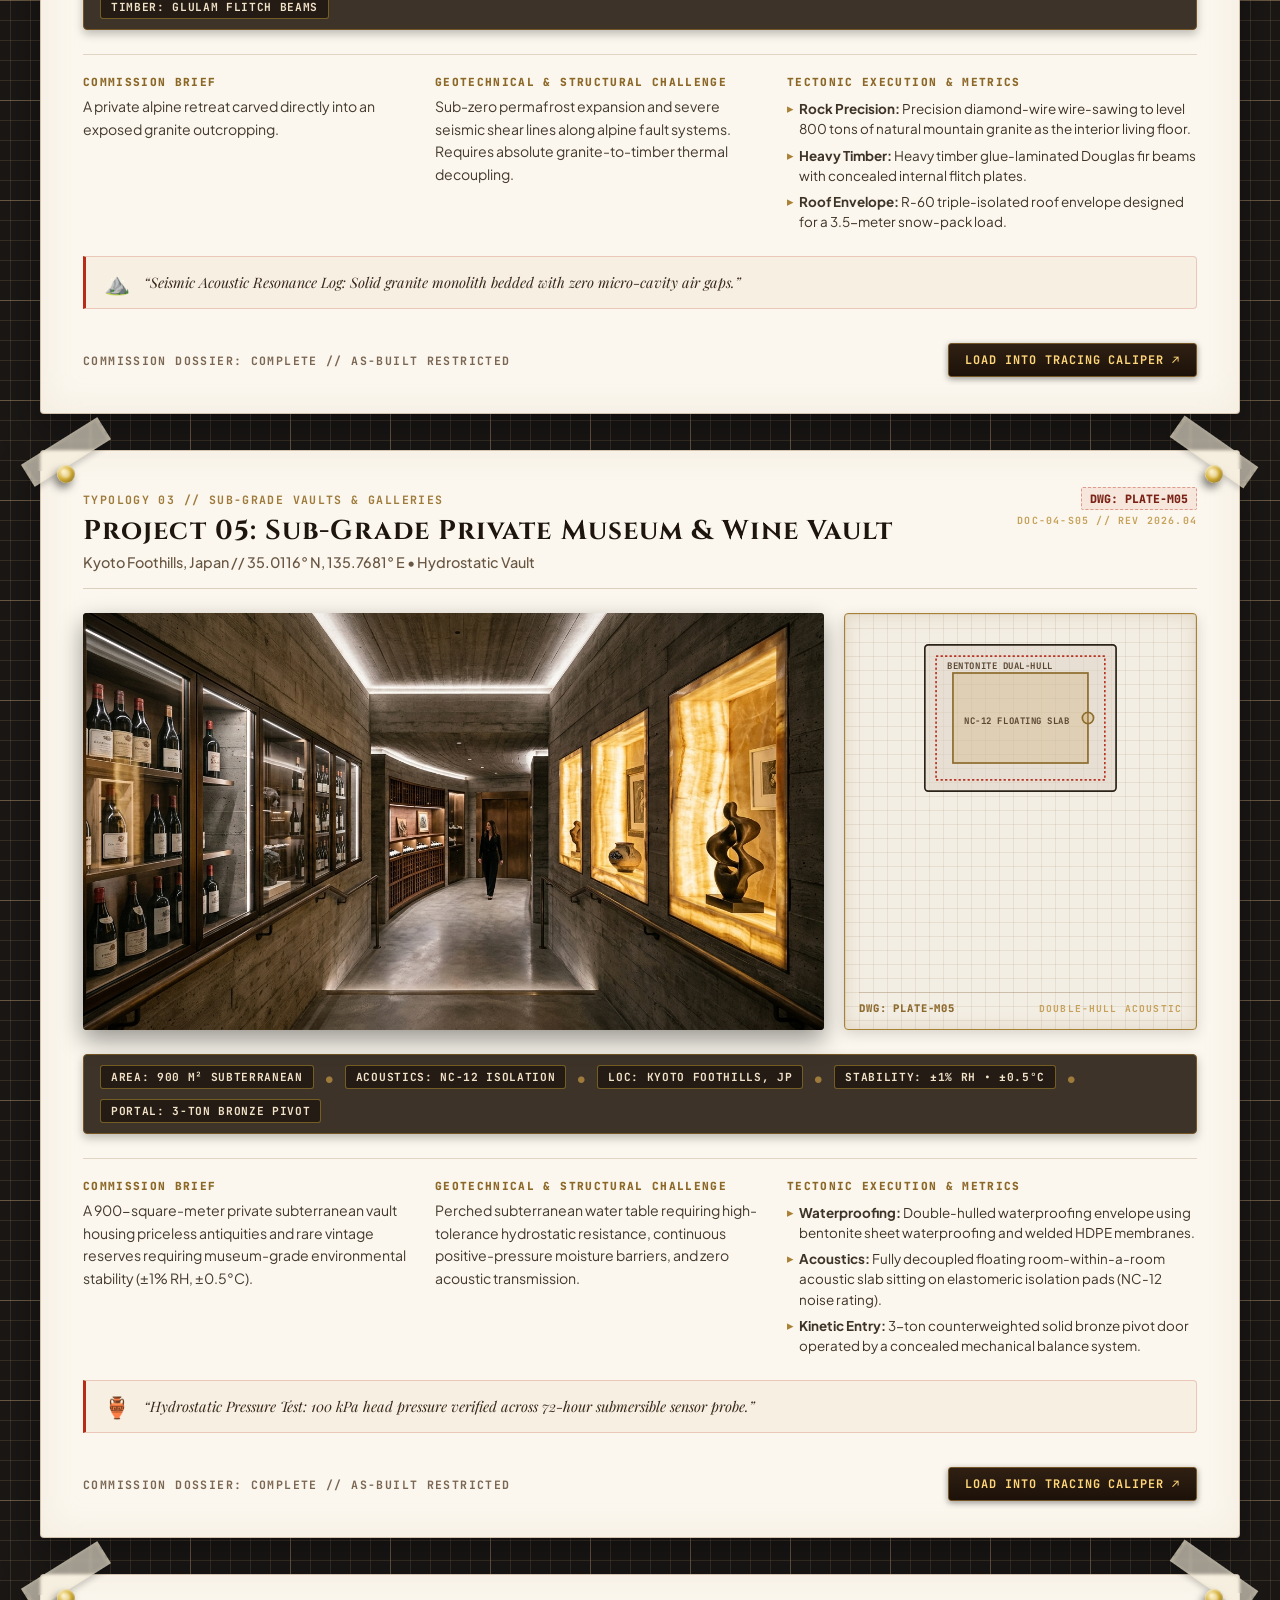
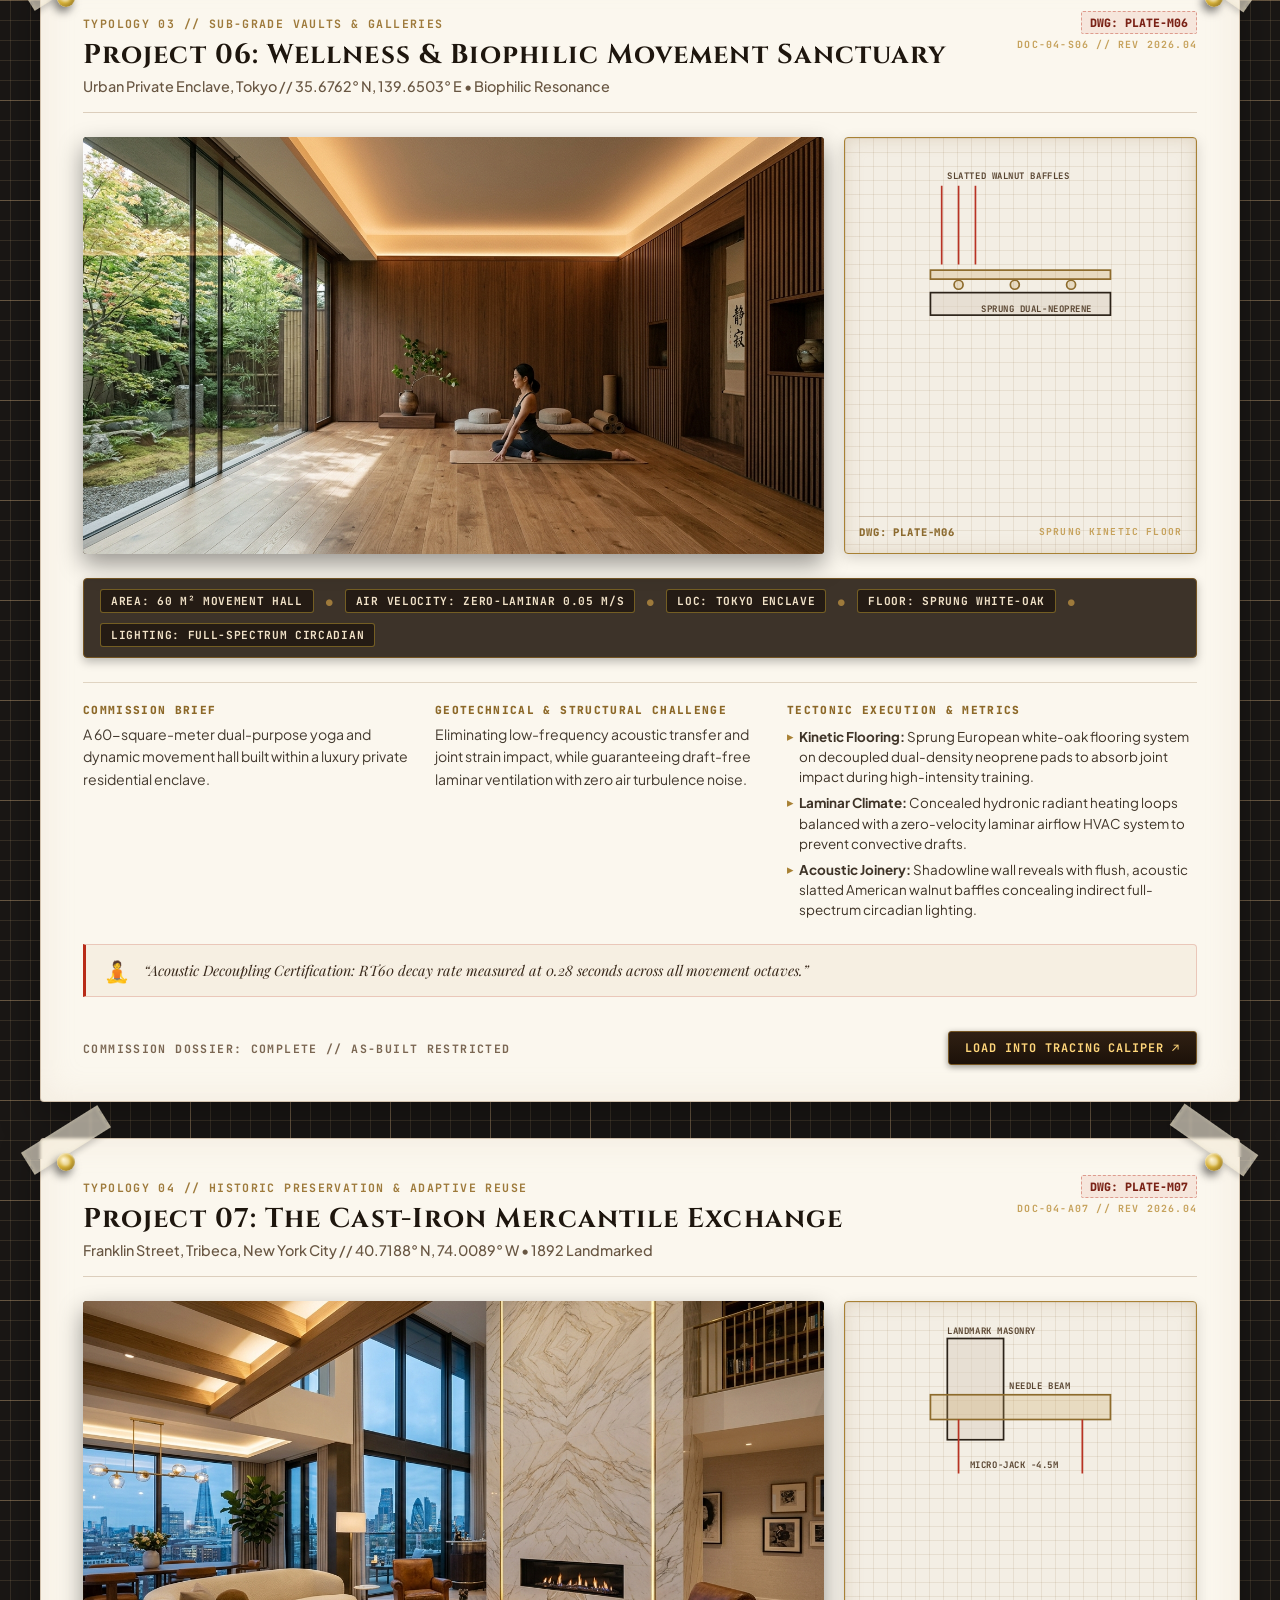
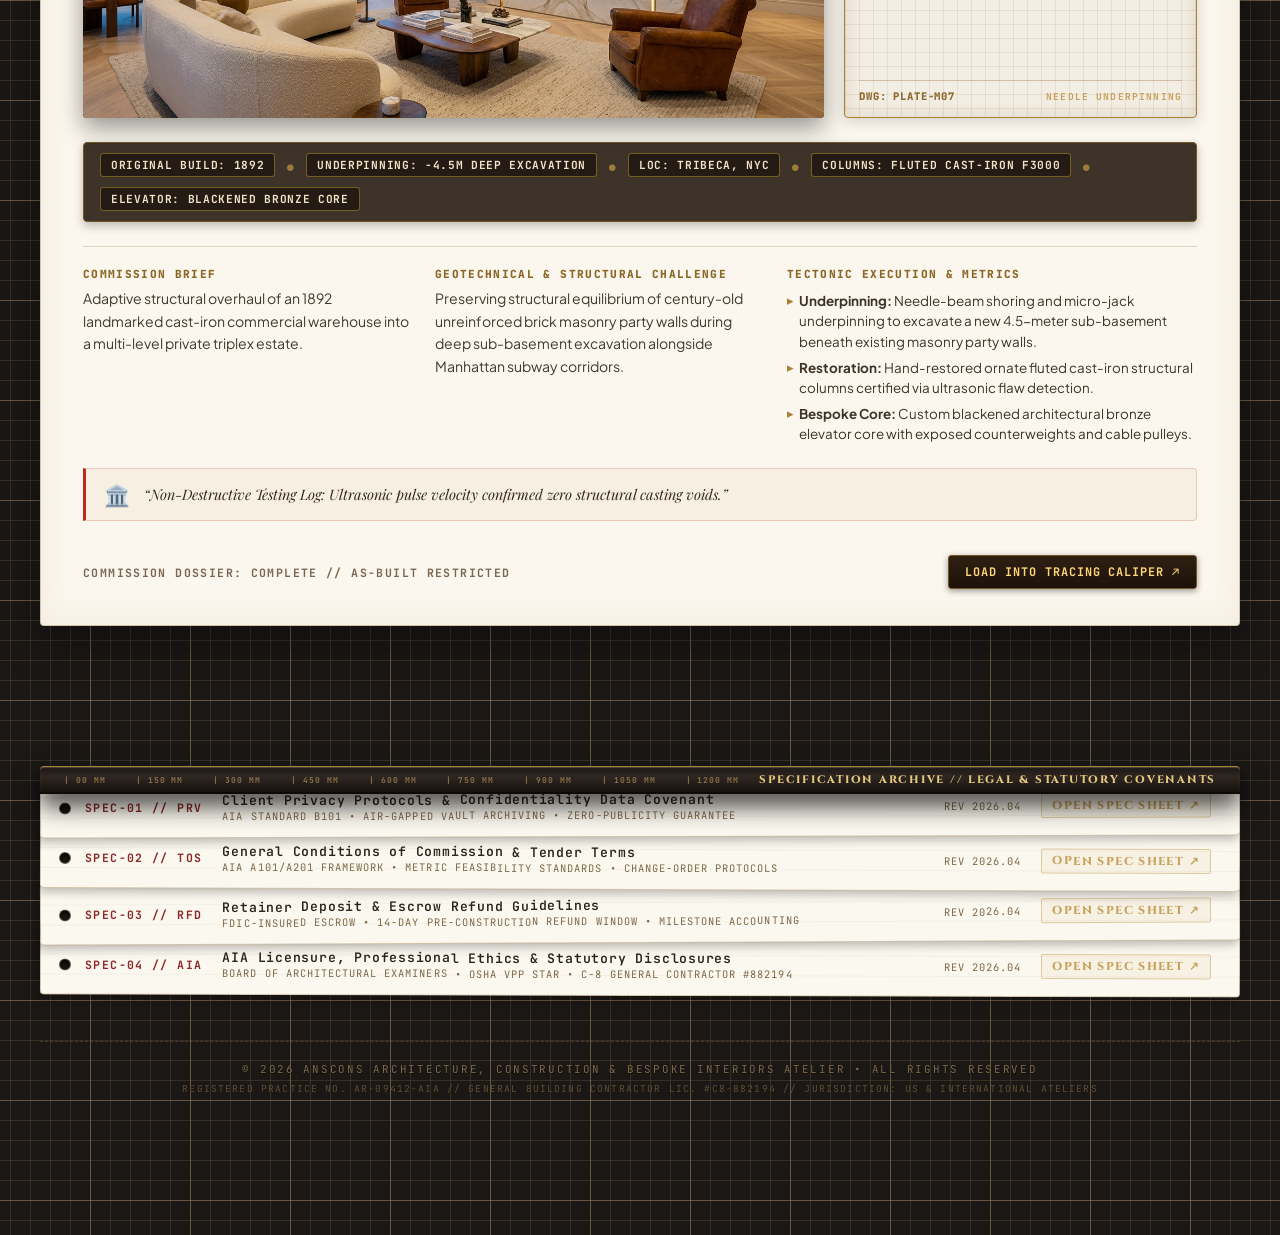
<file: projects.html>
<!DOCTYPE html>
<html lang="en">
<head>
  <meta charset="UTF-8">
  <meta name="viewport" content="width=device-width, initial-scale=1.0">
  <title>Monograph Folio of Built Works | ANSCONS Architecture &amp; Bespoke Construction</title>
  <meta name="description" content="Declassified architect's flat-file drawer and hand-bound monograph of built works. Explore cantilevered hillside estates, monolithic pavilions, and sub-grade vaults.">
  
  <!-- Skeuomorphic Stylesheets -->
  <link rel="stylesheet" href="css/main.css">
  <link rel="stylesheet" href="css/desk.css">
  <link rel="stylesheet" href="css/nav.css">
  <link rel="stylesheet" href="css/hero.css">
  <link rel="stylesheet" href="css/projects.css">
  <link rel="stylesheet" href="css/legal-specs.css">
  <link rel="stylesheet" href="css/responsive.css">
</head>
<body class="studio-mode" data-theme="studio">

  <!-- Floating Brass Return-To-Origin Compass Widget -->
  <button id="btn-return-origin" class="btn-return-origin" title="Return to Top of Monograph Folio" aria-label="Return to top of drafting table">
    <span class="compass-needle" aria-hidden="true">▲</span>
    <span class="origin-text">ORIGIN (TOP)</span>
  </button>

  <!-- Virtual Desktop Lamp Glow (Top-Left 315° Ambient Light) -->
  <div class="desk-lamp-glow" aria-hidden="true"></div>

  <!-- Calibrated Marginal Desk Rulers -->
  <div class="desk-ruler-top" aria-hidden="true">
    <span>0 CM &nbsp; &nbsp; &nbsp; 10 &nbsp; &nbsp; &nbsp; 20 &nbsp; &nbsp; &nbsp; 30 &nbsp; &nbsp; &nbsp; 40 &nbsp; &nbsp; &nbsp; 50 &nbsp; &nbsp; &nbsp; 60 &nbsp; &nbsp; &nbsp; 70 &nbsp; &nbsp; &nbsp; 80 &nbsp; &nbsp; &nbsp; 90 &nbsp; &nbsp; &nbsp; 100 &nbsp; &nbsp; &nbsp; 110 &nbsp; &nbsp; &nbsp; 120 CM // MONOGRAPH ARCHIVE REGISTER</span>
  </div>
  <div class="desk-ruler-left" aria-hidden="true">
    <span>0 IN &nbsp; &nbsp; &nbsp; 10 &nbsp; &nbsp; &nbsp; 20 &nbsp; &nbsp; &nbsp; 30 &nbsp; &nbsp; &nbsp; 40 &nbsp; &nbsp; &nbsp; 50 &nbsp; &nbsp; &nbsp; 60 &nbsp; &nbsp; &nbsp; 70 IN // ELEVATION COORDINATES</span>
  </div>

  <!-- Desk HUD Controls (Audio Mute Toggle & Solid Cast-Brass Theme Lever) -->
  <div class="desk-controls-hud">
    <button class="desk-audio-toggle" id="desk-audio-toggle" aria-label="Toggle mechanical audio feedback">
      <svg class="audio-icon" viewBox="0 0 24 24">
        <path d="M16.5 12c0-1.77-1.02-3.29-2.5-4.03v2.21l2.45 2.45c.03-.2.05-.41.05-.63zm2.5 0c0 .94-.2 1.82-.54 2.64l1.51 1.51C20.63 14.91 21 13.5 21 12c0-4.28-2.99-7.86-7-8.77v2.06c2.89.86 5 3.54 5 6.71zM4.27 3L3 4.27 7.73 9H3v6h4l5 5v-6.73l4.25 4.25c-.67.52-1.42.93-2.25 1.18v2.06c1.38-.31 2.63-.95 3.69-1.81L19.73 21 21 19.73 4.27 3zM12 4L9.91 6.09 12 8.18V4z"/>
      </svg>
      <span class="desk-audio-badge" id="audio-status-badge">Muted</span>
    </button>

    <div class="lamp-lever-container">
      <div class="brass-switch-plate" id="brass-theme-lever" title="Snap toggle switch between Studio Warm Lamp and Blueprint Cyanotype mode">
        <div class="plate-screw" aria-hidden="true"></div>
        <span class="switch-mode-label active" id="label-mode-studio">STUDIO</span>
        <div class="brass-toggle-housing" aria-hidden="true">
          <div class="brass-toggle-bat" id="brass-toggle-bat"></div>
        </div>
        <span class="switch-mode-label" id="label-mode-blueprint">BLUEPRINT</span>
        <div class="plate-screw" aria-hidden="true"></div>
      </div>
    </div>
  </div>

  <!-- State C: Persistent Architectural Control Rail (Precision Control Panel) -->
  <nav class="architectural-control-rail" id="architectural-control-rail" aria-label="Architectural Control Rail">
    <div class="rail-crest">
      <div class="rail-screw" aria-hidden="true"></div>
      <span class="rail-compass-pip" aria-hidden="true">▲</span>
      <span class="rail-brand">ANSCONS</span>
      <span class="rail-spec">INDEX RAIL</span>
    </div>
    <div class="rail-keys-track">
      <a href="index.html" class="rail-key" data-doc="01" title="Atelier Master Drawing Sheet">
        <span class="rail-key-code"> 01</span>
        <span class="rail-key-name">ATELIER</span>
        <span class="rail-indicator" aria-hidden="true"></span>
      </a>
      <a href="about.html" class="rail-key" data-doc="02" title="Philosophy &amp; Heritage Ledger">
        <span class="rail-key-code"> 02</span>
        <span class="rail-key-name">PHILOSOPHY</span>
        <span class="rail-indicator" aria-hidden="true"></span>
      </a>
      <a href="services.html" class="rail-key" data-doc="03" title="Bespoke Architectural Services">
        <span class="rail-key-code"> 03</span>
        <span class="rail-key-name">SERVICES</span>
        <span class="rail-indicator" aria-hidden="true"></span>
      </a>
      <a href="projects.html" class="rail-key" data-doc="04" title="Monograph Folio of Built Works">
        <span class="rail-key-code"> 04</span>
        <span class="rail-key-name">PORTFOLIO</span>
        <span class="rail-indicator" aria-hidden="true"></span>
      </a>
      <a href="estimator.html" class="rail-key" data-doc="05" title="Scale Caliper Project Estimator">
        <span class="rail-key-code"> 05</span>
        <span class="rail-key-name">ESTIMATOR</span>
        <span class="rail-indicator" aria-hidden="true"></span>
      </a>
      <a href="contact.html" class="rail-key" data-doc="06" title="Commission Liaison Brief">
        <span class="rail-key-code"> 06</span>
        <span class="rail-key-name">LIAISON</span>
        <span class="rail-indicator" aria-hidden="true"></span>
      </a>
    </div>
  </nav>

  <!-- Master Drafting Table Workspace -->
  <div class="drafting-table">

    <!-- Persistent Clamped Vellum Navigation Bar (Global Multi-Page Router) -->
    <header class="tracing-nav-container">
      <div class="tracing-nav-track">
        <div class="brass-blueprint-clip" aria-hidden="true"></div>
        <a href="index.html" class="vellum-tab" title="Atelier Master Drawing Sheet">
          <div class="vellum-tab-clip" aria-hidden="true"></div>
          <span class="tab-code">DOC 01</span>
          <span class="tab-title">ATELIER</span>
        </a>
        <a href="about.html" class="vellum-tab" title="Philosophy &amp; Heritage Ledger">
          <div class="vellum-tab-clip" aria-hidden="true"></div>
          <span class="tab-code">DOC 02</span>
          <span class="tab-title">PHILOSOPHY</span>
        </a>
        <a href="services.html" class="vellum-tab" title="Bespoke Architectural Services">
          <div class="vellum-tab-clip" aria-hidden="true"></div>
          <span class="tab-code">DOC 03</span>
          <span class="tab-title">SERVICES</span>
        </a>
        <a href="projects.html" class="vellum-tab active" title="Monograph Folio of Built Works">
          <div class="vellum-tab-clip" aria-hidden="true"></div>
          <span class="tab-code">DOC 04</span>
          <span class="tab-title">PORTFOLIO</span>
        </a>
        <a href="estimator.html" class="vellum-tab" title="Scale Caliper Project Estimator">
          <div class="vellum-tab-clip" aria-hidden="true"></div>
          <span class="tab-code">DOC 05</span>
          <span class="tab-title">ESTIMATOR</span>
        </a>
        <a href="contact.html" class="vellum-tab" title="Commission Liaison Brief">
          <div class="vellum-tab-clip" aria-hidden="true"></div>
          <span class="tab-code">DOC 06</span>
          <span class="tab-title">LIAISON</span>
        </a>
      </div>
    </header>

    <!-- SECTION 1: Master Architectural Blueprint Hero -->
    <section id="section-hero" class="hero-blueprint-sheet paper-curl-shadow deckled-paper">
      <div class="drafting-tape tape-tl"></div>
      <div class="drafting-tape tape-tr"></div>
      <div class="drafting-tape tape-bl"></div>
      <div class="drafting-tape tape-br"></div>
      <div class="brass-pushpin" style="top: 14px; left: 16px;"></div>
      <div class="brass-pushpin" style="top: 14px; right: 16px;"></div>

      <div class="blueprint-border-frame">
        <div class="sheet-header-meta">
          <div class="north-arrow-badge">
            <div class="north-symbol">N</div>
            <span>GRID ORIENTATION: TRUE NORTH // ELEV. +340M</span>
          </div>
          <div class="arch-label">DRAWING SET: ANS-MONO-A401 // REV 04</div>
        </div>

        <div class="hero-content-core">
          <div class="hero-text-column">
            <div class="hero-subtitle-tag">
              <span class="arch-label">MONOGRAPH FOLIO // DECLASSIFIED BUILT COMMISSIONS</span>
            </div>
            <h1 class="hero-main-title">Archival Monograph Folio. Structural Proofs &amp; Living Monuments.</h1>
            <p class="hero-description-copy">
              ANSCONS declassifies the architect’s flat-file plan chest. Explore our portfolio of private commissions where finished architectural photography coexists with raw structural engineering proofs, bedrock core samples, and millimetric execution tolerances.
            </p>
            <div class="hero-actions-cluster">
              <a href="#monograph-spread-container" class="btn-brass-plaque">OPEN ARCHIVAL FOLIO ↘</a>
              <a href="#section-folio-register" class="btn-brass-plaque" style="background: linear-gradient(135deg, #2b1f14 0%, #150f09 100%); color: #ffd67a; border: 1.5px solid #a88134;">UNSEALED REGISTER (07) ↘</a>
              <a href="#site-reels" class="btn-vellum-debossed">SCRUB SITE CAMERAS ↗</a>
            </div>
          </div>

          <div class="hero-schematic-preview" title="Click to cycle active monograph typology">
            <div class="schematic-blueprint-box">
              <div class="blueprint-grid-underlay"></div>
              <svg viewBox="0 0 400 240" class="schematic-svg" aria-label="Monograph Flat-File Isometric Axonometric">
                <rect x="30" y="30" width="340" height="180" class="iso-concrete-slab" rx="4" />
                <line x1="30" y1="90" x2="370" y2="90" class="iso-grid-line" />
                <line x1="30" y1="150" x2="370" y2="150" class="iso-grid-line" />
                <line x1="120" y1="30" x2="120" y2="210" class="iso-grid-line" />
                <line x1="280" y1="30" x2="280" y2="210" class="iso-grid-line" />
                <!-- Cantilever Projection & Tendon Anchor Vectors -->
                <path d="M 60,180 L 160,80 L 340,80 L 240,180 Z" class="iso-cantilever-beam" />
                <circle cx="160" cy="80" r="4" class="iso-moment-joint" />
                <circle cx="340" cy="80" r="4" class="iso-moment-joint" />
                <line x1="160" y1="80" x2="160" y2="190" class="iso-structural-vector" stroke-dasharray="3,3" />
                <line x1="340" y1="80" x2="340" y2="190" class="iso-structural-vector" stroke-dasharray="3,3" />
                <text x="70" y="60" class="iso-calc-label">DRAWING CHEST 04 // 2020-2026</text>
                <text x="220" y="198" class="iso-calc-label">CANTILEVER PROJECTION: 16.5M</text>
              </svg>
              <div class="blueprint-specs-badge">
                <span class="spec-code">DOC-04 // AS-BUILT FOLIO</span>
                <span class="spec-live-reading">4 BUILT TYPOLOGIES LOADED</span>
              </div>
            </div>
          </div>
        </div>
      </div>
    </section>

    <!-- SECTION 2: The Architect's Flat-File Plan Chest Cabinet (4-Drawers) -->
    <div class="plan-chest-wrapper">
      <div class="plan-chest-cabinet">
        <div class="plan-chest-header-strip">
          <div class="plan-chest-tag">
            <span class="plan-chest-dot" aria-hidden="true"></span>
            <span>ARCHITECT'S FLAT-FILE PLAN CHEST // 4 BUILT TYPOLOGIES</span>
          </div>
          <div class="plan-chest-meta">
            SELECT DRAWER TO SLIDE CORRESPONDING MONOGRAPH FOLIO ONTO CUTTING MAT
          </div>
        </div>

        <div class="plan-chest-drawers-stack" role="tablist" aria-label="Architectural Plan Chest Drawers">
          <!-- Drawer 01 -->
          <div class="drawer-unit active" data-drawer="typ-1" role="tab" aria-selected="true" tabindex="0">
            <div class="drawer-front-panel">
              <div class="drawer-label-holder">
                <span class="drawer-rivet" aria-hidden="true"></span>
                <span class="drawer-code">DRAWER 01 //</span>
                <span class="drawer-title">TYP-01: HILLSIDE CANTILEVERS — THE OBSIDIAN CANTILEVER (BEL-AIR)</span>
                <span class="drawer-rivet" aria-hidden="true"></span>
              </div>
              <div class="brass-cup-pull" title="Pull or slide Drawer 01">
                <div class="cup-pull-slot" aria-hidden="true"></div>
              </div>
              <span class="drawer-status-pill">PULLED OUT ↘</span>
            </div>
          </div>

          <!-- Drawer 02 -->
          <div class="drawer-unit" data-drawer="typ-2" role="tab" aria-selected="false" tabindex="0">
            <div class="drawer-front-panel">
              <div class="drawer-label-holder">
                <span class="drawer-rivet" aria-hidden="true"></span>
                <span class="drawer-code">DRAWER 02 //</span>
                <span class="drawer-title">TYP-02: MONOLITHIC PAVILIONS — MONOLITH IV: FIVE PATIOS (SONORAN)</span>
                <span class="drawer-rivet" aria-hidden="true"></span>
              </div>
              <div class="brass-cup-pull" title="Pull or slide Drawer 02">
                <div class="cup-pull-slot" aria-hidden="true"></div>
              </div>
              <span class="drawer-status-pill">STOWED ↗</span>
            </div>
          </div>

          <!-- Drawer 03 -->
          <div class="drawer-unit" data-drawer="typ-3" role="tab" aria-selected="false" tabindex="0">
            <div class="drawer-front-panel">
              <div class="drawer-label-holder">
                <span class="drawer-rivet" aria-hidden="true"></span>
                <span class="drawer-code">DRAWER 03 //</span>
                <span class="drawer-title">TYP-03: SUB-GRADE VAULTS — SUB-GRADE PRIVATE MUSEUM &amp; WINE VAULT (KYOTO)</span>
                <span class="drawer-rivet" aria-hidden="true"></span>
              </div>
              <div class="brass-cup-pull" title="Pull or slide Drawer 03">
                <div class="cup-pull-slot" aria-hidden="true"></div>
              </div>
              <span class="drawer-status-pill">STOWED ↗</span>
            </div>
          </div>

          <!-- Drawer 04 -->
          <div class="drawer-unit" data-drawer="typ-4" role="tab" aria-selected="false" tabindex="0">
            <div class="drawer-front-panel">
              <div class="drawer-label-holder">
                <span class="drawer-rivet" aria-hidden="true"></span>
                <span class="drawer-code">DRAWER 04 //</span>
                <span class="drawer-title">TYP-04: HISTORIC RECONSTRUCTION — THE CAST-IRON MERCANTILE EXCHANGE (TRIBECA)</span>
                <span class="drawer-rivet" aria-hidden="true"></span>
              </div>
              <div class="brass-cup-pull" title="Pull or slide Drawer 04">
                <div class="cup-pull-slot" aria-hidden="true"></div>
              </div>
              <span class="drawer-status-pill">STOWED ↗</span>
            </div>
          </div>
        </div>
      </div>
    </div>

    <!-- SECTION 3: The Hand-Bound Archival Linen Monograph Folio -->
    <div id="monograph-spread-container" class="monograph-spread-container">
      <div class="monograph-folio-spread">
        
        <!-- Archival Portfolio Left Edge Binder Strip (with Chicago screws & stitching) -->
        <div class="folio-binder-spine-edge" aria-hidden="true">
          <div class="binder-screw"></div>
          <div class="binder-screw"></div>
          <div class="binder-screw"></div>
          <div class="binder-screw"></div>
          <div class="binder-screw"></div>
          <div class="binder-stitching-line"></div>
        </div>

        <!-- Polished Brass Corner Edge Guards -->
        <div class="folio-brass-guard top-left" aria-hidden="true"></div>
        <div class="folio-brass-guard top-right" aria-hidden="true"></div>
        <div class="folio-brass-guard bottom-left" aria-hidden="true"></div>
        <div class="folio-brass-guard bottom-right" aria-hidden="true"></div>

        <!-- Dedicated Archival Folio Header Bar (Eliminates Overlapping) -->
        <div class="folio-archival-header-bar">
          <div class="folio-header-left">
            <div class="folio-classification-badge">
              <span class="badge-dot" aria-hidden="true"></span>
              <span>RESTRICTED ARCHIVAL MONOGRAPH // CLASSIFICATION: CLASS 1</span>
            </div>
            <div class="folio-meta-serial">REGISTRY NO: ANS-MONO-2026-F04 • AS-BUILT PROOFS DECLASSIFIED</div>
          </div>
          <div class="archival-ink-stamp-box">
            <div class="archival-ink-stamp">
              <span class="archival-stamp-text" id="archival-stamp-text">MONOGRAPH RECORD 01 OF 12 // COMMISSION COMPLETE // RESTRICTED</span>
            </div>
          </div>
        </div>

        <!-- Brass Paperclip & Clipped Field Inspection Polaroid -->
        <div class="polaroid-clip-anchor" id="polaroid-clip-anchor" title="Click to inspect field verification polaroid">
          <div class="brass-paperclip" aria-hidden="true"></div>
          <div class="polaroid-photo-sheet">
            <div class="polaroid-image-box">
              <img id="polaroid-thumb-img" src="assets/images/polaroid-inspection.jpg" alt="Site Inspection Photo">
            </div>
            <div class="polaroid-caption-note" id="polaroid-caption-note">Anchor tension verified @ 1,250 kN — AP</div>
          </div>
        </div>

        <!-- Typology Index Tabs Along the Right Margin -->
        <div class="typology-margin-tabs" role="tablist" aria-label="Monograph Typology Selectors">
          <button class="margin-tab-btn active" data-typology="typ-1" role="tab" aria-selected="true">
            <span>TYP-01: HILLSIDE CANTILEVERS</span>
          </button>
          <button class="margin-tab-btn" data-typology="typ-2" role="tab" aria-selected="false">
            <span>TYP-02: MONOLITHIC PAVILIONS</span>
          </button>
          <button class="margin-tab-btn" data-typology="typ-3" role="tab" aria-selected="false">
            <span>TYP-03: SUB-GRADE VAULTS</span>
          </button>
          <button class="margin-tab-btn" data-typology="typ-4" role="tab" aria-selected="false">
            <span>TYP-04: HISTORIC RECONSTRUCTION</span>
          </button>
        </div>

        <!-- Section Ribbon: Core Feature 01 - Tracing Paper / As-Built Slider -->
        <div class="section-ribbon-tag">
          <div class="ribbon-title-cluster">
            <div class="north-symbol">01</div>
            <h2 class="section-ribbon-title">AS-BUILT SPLIT REVEAL • TRACING CALIPER</h2>
          </div>
          <div class="peel-instructions-note">DRAG PARALLEL BAR TO PEEL TRACING VELLUM ↔</div>
        </div>

        <!-- The Tracing Paper / As-Built Caliper Reveal Container -->
        <div class="slider-stage-wrapper">
          <div class="slider-meta-header">
            <div class="project-title-cluster">
              <span class="project-monograph-id" id="project-monograph-id">TYP-01 // HILLSIDE CANTILEVERS</span>
              <h3 class="project-headline-title" id="project-headline-title">Project 01: The Obsidian Cantilever // Bel-Air Ridge</h3>
              <span class="project-location-meta" id="project-location-meta">Bel-Air Ridge, Los Angeles, California // 34.0837° N, 118.4467° W • 42° Canyon Slope</span>
            </div>

            <div class="slider-ratio-badge" id="slider-ratio-badge">
              <span>CAD BLUEPRINT: 50%</span>
              <span style="color:#a88134;">//</span>
              <span>AS-BUILT REVEAL: 50%</span>
            </div>
          </div>

          <!-- Architectural Drawing Revision Control Strip (REV 01 -> REV 06) -->
          <div class="drawing-revision-control-strip" id="drawing-revision-control">
            <div class="revision-header-cluster">
              <div class="revision-label-badge">
                <span class="rev-pip" aria-hidden="true">◆</span>
                <span class="rev-heading">DRAWING REVISION</span>
                <span class="rev-dwg-ref" id="rev-active-dwg-ref">DWG REF: BA-RES-2026</span>
              </div>
              <div class="rev-phase-badge" id="rev-active-phase-badge">
                <span class="rev-phase-icon" aria-hidden="true">✓</span>
                <span id="rev-phase-text">REV 06 // COMPLETED</span>
              </div>
            </div>

            <div class="revision-stepper-track" role="tablist" aria-label="Project Drawing Revisions">
              <button class="rev-step-btn" data-rev="1" role="tab" aria-selected="false" title="REV 01: Concept - Hand-Drafted Charcoal Massing & Topography Study">
                <span class="rev-step-number">REV 01</span>
                <span class="rev-step-title">CONCEPT</span>
                <span class="rev-step-pip" aria-hidden="true"></span>
              </button>
              <button class="rev-step-btn" data-rev="2" role="tab" aria-selected="false" title="REV 02: Schematic - 1:50 Axial Grid, Spatial Envelopes & Circulation">
                <span class="rev-step-number">REV 02</span>
                <span class="rev-step-title">SCHEMATIC</span>
                <span class="rev-step-pip" aria-hidden="true"></span>
              </button>
              <button class="rev-step-btn" data-rev="3" role="tab" aria-selected="false" title="REV 03: Structural - Rock Tiebacks, Moment Frames & Tectonic Calcs">
                <span class="rev-step-number">REV 03</span>
                <span class="rev-step-title">STRUCTURAL</span>
                <span class="rev-step-pip" aria-hidden="true"></span>
              </button>
              <button class="rev-step-btn" data-rev="4" role="tab" aria-selected="false" title="REV 04: Material - Materiality Sections, Timber Grain & Metallurgy">
                <span class="rev-step-number">REV 04</span>
                <span class="rev-step-title">MATERIAL</span>
                <span class="rev-step-pip" aria-hidden="true"></span>
              </button>
              <button class="rev-step-btn" data-rev="5" role="tab" aria-selected="false" title="REV 05: Execution - Active Field Redlines, Pull-Test Stamps & QA">
                <span class="rev-step-number">REV 05</span>
                <span class="rev-step-title">EXECUTION</span>
                <span class="rev-step-pip" aria-hidden="true"></span>
              </button>
              <button class="rev-step-btn active" data-rev="6" role="tab" aria-selected="true" title="REV 06: Completed - As-Built Photogrammetry & Built Work Archive">
                <span class="rev-step-number">REV 06</span>
                <span class="rev-step-title">COMPLETED</span>
                <span class="rev-step-pip" aria-hidden="true"></span>
              </button>
            </div>
          </div>

          <div class="caliper-reveal-viewport" id="caliper-viewport" data-revision="rev-06">
            <!-- Underneath Layer: Crisp Architectural Photograph -->
            <div class="asbuilt-photo-layer">
              <img id="asbuilt-photo-img" src="assets/images/project-1-belair.jpg" alt="Completed As-Built Residence">
              <div class="photo-passepartout-tag">COMPLETED COMMISSION // AS-BUILT PHOTO RECORD</div>
            </div>

            <!-- Top Layer: Translucent Drafting Vellum with CAD & Redlines -->
            <div class="drafting-vellum-layer" id="drafting-vellum-layer">
              <!-- Dynamically Populated Architectural CAD Blueprint Overlay -->
              <div id="cad-svg-container" class="vellum-cad-overlay"></div>

              <!-- Hand-Drafted Redline Contractor Annotations -->
              <div class="cad-redline-cluster" id="cad-redline-cluster">
                <!-- Injected via JavaScript -->
              </div>
            </div>

            <!-- Parallel Sliding Brass Bar / Caliper Handle -->
            <div class="caliper-parallel-bar" id="caliper-bar">
              <div class="brass-thumbscrew top" aria-hidden="true"></div>
              <div class="slider-grip-handle" aria-hidden="true">
                <span>◀</span>
                <span style="font-size: 0.5rem; color: #a47844;">ANS</span>
                <span>▶</span>
              </div>
              <div class="brass-thumbscrew bottom" aria-hidden="true"></div>
            </div>

            <!-- Accessible Range Input for Keyboard & Assistive Control -->
            <input type="range" min="5" max="95" value="50" class="accessible-range-input" id="accessible-slider" aria-label="Slide parallel rule to peel drafting vellum and reveal finished estate photography">
          </div>
        </div>

        <!-- Section Ribbon: Core Feature 02 - Three-Part Commission Dossier -->
        <div class="section-ribbon-tag" style="margin-top: 24px;">
          <div class="ribbon-title-cluster">
            <div class="north-symbol">02</div>
            <h2 class="section-ribbon-title">COMMISSION DOSSIER • GEODETIC &amp; TECTONIC PROOFS</h2>
          </div>
          <div class="peel-instructions-note">ARCHIVAL CASE STUDY REGISTER</div>
        </div>

        <!-- Three-Part Dossier Grid (Plates A, B, C) -->
        <div class="dossier-triptych-grid">
          
          <!-- Plate A: Site & Geodetic Feasibility -->
          <div class="dossier-plate-card">
            <div>
              <div class="plate-header-row">
                <span class="plate-code-tag">PLATE A</span>
                <h4 class="plate-title-text">Geodetic Feasibility</h4>
              </div>

              <!-- Topographical Contour Isolines SVG -->
              <div class="geodetic-contour-box">
                <svg viewBox="0 0 300 140" class="contour-svg">
                  <path d="M 0,120 Q 80,70 160,95 T 300,60" class="contour-line" />
                  <path d="M 0,90 Q 70,40 150,65 T 300,30" class="contour-line" />
                  <path d="M 0,60 Q 60,10 140,35 T 300,10" class="contour-line" />
                  <text x="12" y="132" class="iso-calc-label" style="font-size: 0.55rem;">CONTOUR ELEV. +320M</text>
                  <text x="210" y="24" class="iso-calc-label" style="font-size: 0.55rem;">RIDGELINE +385M</text>
                </svg>
              </div>

              <div class="geodetic-metrics-list">
                <div class="geo-metric-item">
                  <span class="geo-label">Bedrock Incline:</span>
                  <span class="geo-value" id="geo-incline">38° Hillside Grade</span>
                </div>
                <div class="geo-metric-item">
                  <span class="geo-label">Seismic Fault Proximity:</span>
                  <span class="geo-value" id="geo-fault">2.1 km San Andreas Strand</span>
                </div>
                <div class="geo-metric-item">
                  <span class="geo-label">Geological Strata:</span>
                  <span class="geo-value" id="geo-strata">Granitic Gneiss &amp; Basalt</span>
                </div>
                <div class="geo-metric-item">
                  <span class="geo-label">Bedrock Tieback Depth:</span>
                  <span class="geo-value" id="geo-piles">28m Micro-Piles</span>
                </div>
              </div>
            </div>

            <div class="geotechnical-stamp" id="geo-stamp">
              GEOTECHNICAL FEASIBILITY CERTIFIED // BEDROCK CORE ANCHORED
            </div>
          </div>

          <!-- Plate B: Tectonic Execution & Craft Proof -->
          <div class="dossier-plate-card">
            <div>
              <div class="plate-header-row">
                <span class="plate-code-tag">PLATE B</span>
                <h4 class="plate-title-text">Tectonic Execution</h4>
              </div>

              <!-- Hard Construction Facts Metrics Grid -->
              <div class="tectonic-metrics-grid">
                <div class="tectonic-stat-card">
                  <div class="stat-number" id="tect-steel">168 MT</div>
                  <div class="stat-descriptor" id="tect-steel-desc">W-Flange Structural Steel</div>
                </div>
                <div class="tectonic-stat-card">
                  <div class="stat-number" id="tect-concrete">920 m³</div>
                  <div class="stat-descriptor" id="tect-concrete-desc">Continuous 36-Hr Pour</div>
                </div>
                <div class="tectonic-stat-card">
                  <div class="stat-number" id="tect-tolerance">±0.3 mm</div>
                  <div class="stat-descriptor" id="tect-tolerance-desc">Perimeter Assembly Tolerance</div>
                </div>
                <div class="tectonic-stat-card">
                  <div class="stat-number" id="tect-span">16.5 M</div>
                  <div class="stat-descriptor" id="tect-span-desc">Column-Free Cantilever Span</div>
                </div>
              </div>

              <!-- Micro-Photo Inspection Specimen Strip -->
              <div class="micro-artifact-strip">
                <div class="micro-specimen-tile">
                  <span class="micro-specimen-icon">🔩</span>
                  #11 Rebar Matrix
                </div>
                <div class="micro-specimen-tile">
                  <span class="micro-specimen-icon">🏛️</span>
                  Lost-Wax Bronze
                </div>
                <div class="micro-specimen-tile">
                  <span class="micro-specimen-icon">💎</span>
                  Waterjet Reveal
                </div>
              </div>
            </div>

            <div style="font-family: var(--font-mono); font-size: 0.65rem; color: #725e46; text-align: center;">
              AIA DOCUMENT C103 COMPLIANT // EXECUTION AUDITED
            </div>
          </div>

          <!-- Plate C: As-Built Spatial Monograph -->
          <div class="dossier-plate-card">
            <div>
              <div class="plate-header-row">
                <span class="plate-code-tag">PLATE C</span>
                <h4 class="plate-title-text">Spatial Monograph</h4>
              </div>

              <!-- Museum Passe-Partout Framed Photo -->
              <div class="passepartout-frame">
                <img id="passepartout-img" src="assets/images/project-1-belair.jpg" alt="Spatial Monograph View">
              </div>

              <p class="plate-caption-copy" id="plate-caption">
                Monumental cantilevered pavilion suspended over the Bel-Air ridge line. Features smoked French oak envelope panels, uninterrupted structural glazing, and an infinity travertine terrace floating above the twilight basin.
              </p>
            </div>

            <div class="camera-metadata-tag" id="camera-meta">
              Phase One IQ4 150MP • Rodenstock 32mm HR • f/11 • 1/30s • ISO 64
            </div>
          </div>

        </div>

        <!-- Section Ribbon: Core Feature 03 - Live Site Camera / Archive Reels -->
        <div class="section-ribbon-tag" style="margin-top: 24px;">
          <div class="ribbon-title-cluster">
            <div class="north-symbol">03</div>
            <h2 class="section-ribbon-title">LIVE SITE CAMERA • TIMELAPSE ARCHIVE REELS</h2>
          </div>
          <div class="peel-instructions-note">SELECT MILESTONE TO SCRUB SITE TIMELAPSE ↺</div>
        </div>

        <!-- Rugged Field Monitor Progress Log -->
        <div class="field-monitor-container" id="site-reels">
          <div class="monitor-screw tl" aria-hidden="true"></div>
          <div class="monitor-screw tr" aria-hidden="true"></div>
          <div class="monitor-screw bl" aria-hidden="true"></div>
          <div class="monitor-screw br" aria-hidden="true"></div>

          <div class="monitor-header-row">
            <div class="monitor-channel-meta">
              <div class="led-indicator" aria-hidden="true"></div>
              <div class="led-indicator green" aria-hidden="true"></div>
              <span class="monitor-feed-title">CAM-04 // WEST RIDGE ELEVATION // TIME-LAPSE SCRUBBER</span>
            </div>
            <div class="arch-label" style="color: #64ffda;">STATUS: ARCHIVE DECLASSIFIED // 1080P TELEMETRY</div>
          </div>

          <!-- Timeline Scrubber Filmstrip -->
          <div class="timeline-scrubber-track" role="tablist" aria-label="Site Progress Milestones">
            <button class="timeline-step-node active" role="tab" aria-selected="true">
              <span class="step-day-code">DAY 01</span>
              <span class="step-name-label">Bedrock Blasting</span>
            </button>
            <button class="timeline-step-node" role="tab" aria-selected="false">
              <span class="step-day-code">DAY 120</span>
              <span class="step-name-label">Foundation Pour</span>
            </button>
            <button class="timeline-step-node" role="tab" aria-selected="false">
              <span class="step-day-code">DAY 240</span>
              <span class="step-name-label">Steel Topping</span>
            </button>
            <button class="timeline-step-node" role="tab" aria-selected="false">
              <span class="step-day-code">DAY 360</span>
              <span class="step-name-label">Weather Envelope</span>
            </button>
            <button class="timeline-step-node" role="tab" aria-selected="false">
              <span class="step-day-code">DAY 480</span>
              <span class="step-name-label">Hand-Over</span>
            </button>
          </div>

          <!-- Site Monitor Live Data Feed Display -->
          <div class="monitor-display-screen">
            <div class="progress-snapshot-box">
              <img id="reel-snapshot-img" src="assets/images/project-1-belair.jpg" alt="Construction Timelapse Snapshot">
              <div class="camera-reticle-overlay" aria-hidden="true"></div>
            </div>

            <div class="superintendent-log-column">
              <div>
                <h4 class="log-milestone-title" id="log-milestone-title">DAY 01 // Bedrock Blasting &amp; Anchor Excavation</h4>
                <p class="log-entry-text" id="log-entry-text" style="margin-top: 8px;">
                  Hydraulic diamond drills anchored 28 meters into bedrock basalt. 3D lidar topographical scan confirmed zero hillside displacement.
                </p>
              </div>

              <!-- Site Environmental Sensor Telemetry Dials -->
              <div class="telemetry-sensor-strip">
                <div class="sensor-gauge">
                  <div class="sensor-value" id="sensor-fc">2,400 kN Anchor Test</div>
                  <div class="sensor-tag">ROCK ANCHOR TENSION</div>
                </div>
                <div class="sensor-gauge">
                  <div class="sensor-value" id="sensor-temp">18.5°C</div>
                  <div class="sensor-tag">AMBIENT TEMP</div>
                </div>
                <div class="sensor-gauge">
                  <div class="sensor-value" id="sensor-vibration">0.04 mm/s PPV</div>
                  <div class="sensor-tag">SEISMIC VIBRATION</div>
                </div>
              </div>
            </div>
          </div>
        </div>

        <!-- Downloadable Drawing Set Register CTA Button -->
        <div class="drawing-register-cta-box">
          <button id="btn-drawing-set" class="btn-drawing-set-envelope">
            <div class="envelope-wax-seal" aria-hidden="true">ANS</div>
            <span class="envelope-text-label">REQUEST COMPLETE AS-BUILT MONOGRAPH &amp; SPEC SET (RESTRICTED PDF) ↗</span>
          </button>
        </div>

      </div>
    </div>
    <!-- SECTION 4: The Unsealed Commission Register (Archival Folio Dossiers) -->
    <section id="section-folio-register" class="folio-register-section">

      <!-- Plate Category Filter Rail (Sticky Architectural Drawer Index) -->
      <div class="folio-filter-rail-container">
        <div class="filter-rail-title-tag">
          <span class="plan-chest-dot" aria-hidden="true"></span>
          <span>PLATE CATEGORY REGISTER // UNSEALED DOSSIERS</span>
        </div>
        <div class="filter-rail-tabs" role="tablist" aria-label="Plate Category Filter">
          <button class="filter-tab-pill active" data-filter="all" role="tab" aria-selected="true">
            <span>[ALL COMMISSIONS (07)]</span>
          </button>
          <button class="filter-tab-pill" data-filter="cantilevers" role="tab" aria-selected="false">
            <span>[01 CANTILEVERS (02)]</span>
          </button>
          <button class="filter-tab-pill" data-filter="monoliths" role="tab" aria-selected="false">
            <span>[02 MONOLITHS (02)]</span>
          </button>
          <button class="filter-tab-pill" data-filter="subgrade" role="tab" aria-selected="false">
            <span>[03 SUB-GRADE (02)]</span>
          </button>
          <button class="filter-tab-pill" data-filter="adaptive" role="tab" aria-selected="false">
            <span>[04 ADAPTIVE (01)]</span>
          </button>
        </div>
      </div>

      <!-- ====================================================================
           TYPOLOGY 01: HILLSIDE & EXTREME TOPOGRAPHY CANTILEVERS
           ==================================================================== -->

      <!-- Project 01: The Obsidian Cantilever // Bel-Air Ridge -->
      <article class="archival-folio-sheet paper-curl-shadow deckled-paper" data-category="cantilevers" id="folio-plate-01">
        <div class="drafting-tape tape-tl"></div>
        <div class="drafting-tape tape-tr"></div>
        <div class="brass-pushpin" style="top: 14px; left: 16px;"></div>
        <div class="brass-pushpin" style="top: 14px; right: 16px;"></div>

        <div class="folio-sheet-header">
          <div>
            <span class="folio-sheet-typology-tag">TYPOLOGY 01 // HILLSIDE &amp; EXTREME TOPOGRAPHY</span>
            <h3 class="folio-sheet-title">Project 01: The Obsidian Cantilever</h3>
            <span class="folio-sheet-location">Bel-Air Ridge, Los Angeles, California // 34.0837° N, 118.4467° W • 42° Canyon Slope</span>
          </div>
          <div class="folio-sheet-serial-badge">
            <span class="dwg-plate-id">DWG: PLATE-M01</span>
            <span class="arch-label" style="font-size: 0.62rem;">DOC-04-C01 // REV 2026.04</span>
          </div>
        </div>

        <!-- Visual Spread: 16:9 Photographic Viewport + Side Isometric Blueprint -->
        <div class="folio-visual-spread">
          <div class="folio-photo-viewport" title="Hover with inspection loupe to view calibrated coordinates & turnover stamp">
            <img src="assets/images/project-1-belair.jpg" alt="The Obsidian Cantilever // Bel-Air Ridge" loading="lazy">
            <div class="inspection-loupe-crosshair-x" aria-hidden="true"></div>
            <div class="inspection-loupe-crosshair-y" aria-hidden="true"></div>
            <div class="loupe-coords-badge" aria-hidden="true">X: 0.0mm • Y: 0.0mm [MICRON CALIBRATED]</div>
            <div class="turnover-stamp-reveal" aria-hidden="true">STATUS: COMMISSION TURNOVER // ARCHIVE SECURED</div>
          </div>

          <div class="side-blueprint-box">
            <div class="side-blueprint-grid" aria-hidden="true"></div>
            <svg viewBox="0 0 200 160" class="side-blueprint-svg" aria-label="Cantilever Structural Axonometric">
              <rect x="15" y="15" width="170" height="130" class="side-bp-slab" rx="2" />
              <line x1="15" y1="50" x2="185" y2="50" class="side-bp-grid" />
              <line x1="15" y1="100" x2="185" y2="100" class="side-bp-grid" />
              <!-- Cantilever 18m Projection Frame -->
              <path d="M 30,120 L 80,45 L 170,45 L 120,120 Z" class="side-bp-beam" />
              <circle cx="80" cy="45" r="3.5" class="side-bp-beam" fill="#8d6b2c" />
              <line x1="80" y1="45" x2="80" y2="135" class="side-bp-vector" stroke-dasharray="2,2" />
              <line x1="170" y1="45" x2="120" y2="120" class="side-bp-vector" />
              <text x="35" y="35" class="side-bp-text">SPAN: 18.0M</text>
              <text x="85" y="140" class="side-bp-text">TIEBACK: 32M</text>
            </svg>
            <div class="side-blueprint-meta">
              <span class="side-dwg-code">DWG: PLATE-M01</span>
              <span class="arch-label" style="font-size: 0.6rem;">ISO CANTILEVER</span>
            </div>
          </div>
        </div>

        <!-- Specification Tag Bar -->
        <div class="spec-tag-bar">
          <span class="spec-pill-tag">SPAN: 18.0M PROJECTION</span>
          <span class="pill-sep">•</span>
          <span class="spec-pill-tag">TIEBACKS: 14× DYWIDAG 32M</span>
          <span class="pill-sep">•</span>
          <span class="spec-pill-tag">LOC: BEL-AIR RIDGE, CA</span>
          <span class="pill-sep">•</span>
          <span class="spec-pill-tag">TOLERANCE: ±0.5MM</span>
          <span class="pill-sep">•</span>
          <span class="spec-pill-tag">BEARING: 1,600 kN/m²</span>
        </div>

        <!-- 3-Column Dossier Narrative Grid -->
        <div class="dossier-narrative-grid">
          <div class="dossier-section-block">
            <span class="dossier-block-label">COMMISSION BRIEF</span>
            <p class="dossier-block-copy">
              A private residential pavilion projected 18 meters out over a 42-degree weathered shale canyon, requiring zero visible vertical ground supports beneath the living volume.
            </p>
          </div>

          <div class="dossier-section-block">
            <span class="dossier-block-label">GEOTECHNICAL &amp; STRUCTURAL CHALLENGE</span>
            <p class="dossier-block-copy">
              Anchoring against seismic uplift and soil creep along an active coastal ridge. The brittle shale matrix demanded deep rock pin anchors into basalt bedrock.
            </p>
          </div>

          <div class="dossier-section-block">
            <span class="dossier-block-label">TECTONIC EXECUTION &amp; METRICS</span>
            <ul class="dossier-metric-list">
              <li class="dossier-metric-item"><strong>Foundation:</strong> 14 Dywidag high-tensile rock tiebacks drilled 32 meters into bedrock (q_allow = 1,600 kN/m²).</li>
              <li class="dossier-metric-item"><strong>Superstructure:</strong> Continuous tapered welded box-girder steel frame with ductile moment connections.</li>
              <li class="dossier-metric-item"><strong>Materiality:</strong> Charred Shou Sugi Ban Accoya facade, honed Belgian bluestone flooring, ultra-clear acoustic triple-glazed low-iron glass walls.</li>
            </ul>
          </div>
        </div>

        <!-- Archival Artifact Callout Box -->
        <div class="archival-artifact-callout">
          <span class="artifact-stamp-icon">📋</span>
          <div class="artifact-quote-text">
            “Post-Tension Tendon Pull-Test Log: Zero deflection under 120% live load simulation.”
          </div>
        </div>

        <!-- Card Footer Action -->
        <div class="folio-card-footer-actions">
          <span class="arch-label" style="color: #7a6652;">COMMISSION DOSSIER: COMPLETE // AS-BUILT RESTRICTED</span>
          <button class="btn-load-caliper" data-typology="typ-1">LOAD INTO TRACING CALIPER ↗</button>
        </div>
      </article>

      <!-- Project 02: Bluffline Sea-Wall Estate // Big Sur Coast -->
      <article class="archival-folio-sheet paper-curl-shadow deckled-paper" data-category="cantilevers" id="folio-plate-02">
        <div class="drafting-tape tape-tl"></div>
        <div class="drafting-tape tape-tr"></div>
        <div class="brass-pushpin" style="top: 14px; left: 16px;"></div>
        <div class="brass-pushpin" style="top: 14px; right: 16px;"></div>

        <div class="folio-sheet-header">
          <div>
            <span class="folio-sheet-typology-tag">TYPOLOGY 01 // HILLSIDE &amp; EXTREME TOPOGRAPHY</span>
            <h3 class="folio-sheet-title">Project 02: Bluffline Sea-Wall Estate</h3>
            <span class="folio-sheet-location">Big Sur Coastline, California // 36.2704° N, 121.8081° W • Wave-Break Bedrock</span>
          </div>
          <div class="folio-sheet-serial-badge">
            <span class="dwg-plate-id">DWG: PLATE-M02</span>
            <span class="arch-label" style="font-size: 0.62rem;">DOC-04-C02 // REV 2026.04</span>
          </div>
        </div>

        <!-- Visual Spread -->
        <div class="folio-visual-spread">
          <div class="folio-photo-viewport" title="Hover with inspection loupe to view calibrated coordinates & turnover stamp">
            <img src="assets/images/project-big-sur.jpg" alt="Bluffline Sea-Wall Estate // Big Sur Coast" loading="lazy">
            <div class="inspection-loupe-crosshair-x" aria-hidden="true"></div>
            <div class="inspection-loupe-crosshair-y" aria-hidden="true"></div>
            <div class="loupe-coords-badge" aria-hidden="true">X: 0.0mm • Y: 0.0mm [MICRON CALIBRATED]</div>
            <div class="turnover-stamp-reveal" aria-hidden="true">STATUS: COMMISSION TURNOVER // ARCHIVE SECURED</div>
          </div>

          <div class="side-blueprint-box">
            <div class="side-blueprint-grid" aria-hidden="true"></div>
            <svg viewBox="0 0 200 160" class="side-blueprint-svg" aria-label="Marine Sea-Wall Foundation Detail">
              <path d="M 10,130 Q 60,110 110,135 T 190,120 L 190,150 L 10,150 Z" class="side-bp-slab" />
              <!-- Marine Sea-Wall Poured Mass -->
              <rect x="40" y="30" width="80" height="100" class="side-bp-beam" />
              <line x1="60" y1="30" x2="60" y2="140" class="side-bp-vector" stroke-dasharray="2,2" />
              <line x1="100" y1="30" x2="100" y2="140" class="side-bp-vector" stroke-dasharray="2,2" />
              <!-- Wave Break Vector Arc -->
              <path d="M 140,110 Q 115,80 130,50" class="side-bp-vector" stroke-width="2" />
              <text x="45" y="24" class="side-bp-text">70 MPa MARINE</text>
              <text x="135" y="70" class="side-bp-text">SURGE 4,000 L/M</text>
            </svg>
            <div class="side-blueprint-meta">
              <span class="side-dwg-code">DWG: PLATE-M02</span>
              <span class="arch-label" style="font-size: 0.6rem;">MARINE SPLIT-JOINT</span>
            </div>
          </div>
        </div>

        <!-- Specification Tag Bar -->
        <div class="spec-tag-bar">
          <span class="spec-pill-tag">WAVE-BREAK: 14M ELEV</span>
          <span class="pill-sep">•</span>
          <span class="spec-pill-tag">MIX: 70 MPa POZZOLAN MARINE</span>
          <span class="pill-sep">•</span>
          <span class="spec-pill-tag">LOC: BIG SUR COAST, CA</span>
          <span class="pill-sep">•</span>
          <span class="spec-pill-tag">DRAINAGE: 4,000 L/MIN</span>
          <span class="pill-sep">•</span>
          <span class="spec-pill-tag">ALLOY: C61400 BRONZE</span>
        </div>

        <!-- 3-Column Dossier Narrative Grid -->
        <div class="dossier-narrative-grid">
          <div class="dossier-section-block">
            <span class="dossier-block-label">COMMISSION BRIEF</span>
            <p class="dossier-block-copy">
              A monolithic cliffside compound built directly on oceanfront wave-break bedrock subject to salt-spray erosion and continuous gale-force cyclonic winds.
            </p>
          </div>

          <div class="dossier-section-block">
            <span class="dossier-block-label">GEOTECHNICAL &amp; STRUCTURAL CHALLENGE</span>
            <p class="dossier-block-copy">
              Managing chloride ion penetration, hydrodynamic surge impacts during winter swells, and thermal-seismic differential expansion on shear sea cliffs.
            </p>
          </div>

          <div class="dossier-section-block">
            <span class="dossier-block-label">TECTONIC EXECUTION &amp; METRICS</span>
            <ul class="dossier-metric-list">
              <li class="dossier-metric-item"><strong>Concrete Mix:</strong> High-density, sulfate-resistant marine concrete (70 MPa) cast with pozzolan volcanic ash.</li>
              <li class="dossier-metric-item"><strong>Fenestration:</strong> Marine-grade C61400 aluminum-bronze window mullions and seismic slip joints.</li>
              <li class="dossier-metric-item"><strong>Subsurface Drainage:</strong> Integrated subsurface perimeter drainage diverters handling 4,000 liters/min storm surges.</li>
            </ul>
          </div>
        </div>

        <!-- Archival Artifact Callout Box -->
        <div class="archival-artifact-callout">
          <span class="artifact-stamp-icon">🌊</span>
          <div class="artifact-quote-text">
            “Chloride Permeability Assay: 480 Coulombs (ASTM C1202) — Zero micro-fracture salt penetration.”
          </div>
        </div>

        <!-- Card Footer Action -->
        <div class="folio-card-footer-actions">
          <span class="arch-label" style="color: #7a6652;">COMMISSION DOSSIER: COMPLETE // AS-BUILT RESTRICTED</span>
          <button class="btn-load-caliper" data-typology="typ-1-p2">LOAD INTO TRACING CALIPER ↗</button>
        </div>
      </article>

      <!-- ====================================================================
           TYPOLOGY 02: MONOLITHIC CAST CONCRETE & STONE PAVILIONS
           ==================================================================== -->

      <!-- Project 03: Monolith IV: House of Five Patios // Sonoran Desert -->
      <article class="archival-folio-sheet paper-curl-shadow deckled-paper" data-category="monoliths" id="folio-plate-03">
        <div class="drafting-tape tape-tl"></div>
        <div class="drafting-tape tape-tr"></div>
        <div class="brass-pushpin" style="top: 14px; left: 16px;"></div>
        <div class="brass-pushpin" style="top: 14px; right: 16px;"></div>

        <div class="folio-sheet-header">
          <div>
            <span class="folio-sheet-typology-tag">TYPOLOGY 02 // MONOLITHIC CAST CONCRETE &amp; STONE</span>
            <h3 class="folio-sheet-title">Project 03: Monolith IV: House of Five Patios</h3>
            <span class="folio-sheet-location">Sonoran Desert, Arizona // 32.2226° N, 110.9747° W • Extreme Thermal Mass</span>
          </div>
          <div class="folio-sheet-serial-badge">
            <span class="dwg-plate-id">DWG: PLATE-M03</span>
            <span class="arch-label" style="font-size: 0.62rem;">DOC-04-M03 // REV 2026.04</span>
          </div>
        </div>

        <!-- Visual Spread -->
        <div class="folio-visual-spread">
          <div class="folio-photo-viewport" title="Hover with inspection loupe to view calibrated coordinates & turnover stamp">
            <img src="assets/images/project-sonoran.jpg" alt="Monolith IV: House of Five Patios // Sonoran Desert" loading="lazy">
            <div class="inspection-loupe-crosshair-x" aria-hidden="true"></div>
            <div class="inspection-loupe-crosshair-y" aria-hidden="true"></div>
            <div class="loupe-coords-badge" aria-hidden="true">X: 0.0mm • Y: 0.0mm [MICRON CALIBRATED]</div>
            <div class="turnover-stamp-reveal" aria-hidden="true">STATUS: COMMISSION TURNOVER // ARCHIVE SECURED</div>
          </div>

          <div class="side-blueprint-box">
            <div class="side-blueprint-grid" aria-hidden="true"></div>
            <svg viewBox="0 0 200 160" class="side-blueprint-svg" aria-label="Dual-Wythe Board Form Wall Axonometric">
              <rect x="25" y="25" width="40" height="110" class="side-bp-beam" />
              <rect x="80" y="25" width="40" height="110" class="side-bp-beam" />
              <rect x="65" y="25" width="15" height="110" class="side-bp-slab" />
              <!-- Sub-floor water cooling channel -->
              <rect x="135" y="90" width="45" height="45" class="side-bp-beam" />
              <line x1="25" y1="20" x2="120" y2="20" class="side-bp-vector" />
              <text x="35" y="14" class="side-bp-text">450MM WALL</text>
              <text x="135" y="80" class="side-bp-text">WATER DUCT</text>
            </svg>
            <div class="side-blueprint-meta">
              <span class="side-dwg-code">DWG: PLATE-M03</span>
              <span class="arch-label" style="font-size: 0.6rem;">DUAL-WYTHE BOARD-FORM</span>
            </div>
          </div>
        </div>

        <!-- Specification Tag Bar -->
        <div class="spec-tag-bar">
          <span class="spec-pill-tag">WALLS: 450MM DUAL-WYTHE</span>
          <span class="pill-sep">•</span>
          <span class="spec-pill-tag">POUR RUN: 60M CONTINUOUS</span>
          <span class="pill-sep">•</span>
          <span class="spec-pill-tag">LOC: SONORAN DESERT, AZ</span>
          <span class="pill-sep">•</span>
          <span class="spec-pill-tag">TOLERANCE: ±0.5MM</span>
          <span class="pill-sep">•</span>
          <span class="spec-pill-tag">THERMAL DELAY: 14.5 HRS</span>
        </div>

        <!-- 3-Column Dossier Narrative Grid -->
        <div class="dossier-narrative-grid">
          <div class="dossier-section-block">
            <span class="dossier-block-label">COMMISSION BRIEF</span>
            <p class="dossier-block-copy">
              A low-slung, thermal-mass desert sanctuary engineered to withstand 48°C summer heat swings without active daytime mechanical refrigeration.
            </p>
          </div>

          <div class="dossier-section-block">
            <span class="dossier-block-label">GEOTECHNICAL &amp; STRUCTURAL CHALLENGE</span>
            <p class="dossier-block-copy">
              Extreme hydration heat dissipation in arid desert conditions. Concrete had to be placed during night shifts with liquid-nitrogen batch cooling to prevent shrinkage cracking.
            </p>
          </div>

          <div class="dossier-section-block">
            <span class="dossier-block-label">TECTONIC EXECUTION &amp; METRICS</span>
            <ul class="dossier-metric-list">
              <li class="dossier-metric-item"><strong>Concrete Mix:</strong> 450mm-thick dual-wythe board-formed architectural concrete incorporating pulverized local desert river aggregate.</li>
              <li class="dossier-metric-item"><strong>Tolerances:</strong> Formwork tie-hole grid aligned to ±0.5 mm across a 60-meter continuous pour run.</li>
              <li class="dossier-metric-item"><strong>Interior Craft:</strong> Hand-chiseled travertine courtyards with hidden sub-floor perimeter water channels for evaporative cooling.</li>
            </ul>
          </div>
        </div>

        <!-- Archival Artifact Callout Box -->
        <div class="archival-artifact-callout">
          <span class="artifact-stamp-icon">🧪</span>
          <div class="artifact-quote-text">
            “Aggregate Core Sample #09: Monolithic pour cured over 56 days under thermal blanket monitoring.”
          </div>
        </div>

        <!-- Card Footer Action -->
        <div class="folio-card-footer-actions">
          <span class="arch-label" style="color: #7a6652;">COMMISSION DOSSIER: COMPLETE // AS-BUILT RESTRICTED</span>
          <button class="btn-load-caliper" data-typology="typ-2">LOAD INTO TRACING CALIPER ↗</button>
        </div>
      </article>

      <!-- Project 04: Quarry Cut Pavilion // Swiss Alpine Pass -->
      <article class="archival-folio-sheet paper-curl-shadow deckled-paper" data-category="monoliths" id="folio-plate-04">
        <div class="drafting-tape tape-tl"></div>
        <div class="drafting-tape tape-tr"></div>
        <div class="brass-pushpin" style="top: 14px; left: 16px;"></div>
        <div class="brass-pushpin" style="top: 14px; right: 16px;"></div>

        <div class="folio-sheet-header">
          <div>
            <span class="folio-sheet-typology-tag">TYPOLOGY 02 // MONOLITHIC CAST CONCRETE &amp; STONE</span>
            <h3 class="folio-sheet-title">Project 04: Quarry Cut Pavilion</h3>
            <span class="folio-sheet-location">Vals Alpine Pass, Grisons, Switzerland // 46.6192° N, 9.1804° E • Solid Granite Bedrock</span>
          </div>
          <div class="folio-sheet-serial-badge">
            <span class="dwg-plate-id">DWG: PLATE-M04</span>
            <span class="arch-label" style="font-size: 0.62rem;">DOC-04-M04 // REV 2026.04</span>
          </div>
        </div>

        <!-- Visual Spread -->
        <div class="folio-visual-spread">
          <div class="folio-photo-viewport" title="Hover with inspection loupe to view calibrated coordinates & turnover stamp">
            <img src="assets/images/project-alpine.jpg" alt="Quarry Cut Pavilion // Swiss Alpine Pass" loading="lazy">
            <div class="inspection-loupe-crosshair-x" aria-hidden="true"></div>
            <div class="inspection-loupe-crosshair-y" aria-hidden="true"></div>
            <div class="loupe-coords-badge" aria-hidden="true">X: 0.0mm • Y: 0.0mm [MICRON CALIBRATED]</div>
            <div class="turnover-stamp-reveal" aria-hidden="true">STATUS: COMMISSION TURNOVER // ARCHIVE SECURED</div>
          </div>

          <div class="side-blueprint-box">
            <div class="side-blueprint-grid" aria-hidden="true"></div>
            <svg viewBox="0 0 200 160" class="side-blueprint-svg" aria-label="Granite Wire Saw Cutout Detail">
              <!-- Bedrock Granite Slab -->
              <rect x="20" y="80" width="160" height="65" class="side-bp-slab" />
              <!-- Wire saw cut lines -->
              <line x1="20" y1="80" x2="180" y2="80" class="side-bp-vector" stroke-dasharray="3,3" />
              <!-- Glulam timber beam structure -->
              <rect x="40" y="30" width="120" height="25" class="side-bp-beam" />
              <line x1="60" y1="55" x2="60" y2="80" class="side-bp-beam" stroke-width="2" />
              <line x1="140" y1="55" x2="140" y2="80" class="side-bp-beam" stroke-width="2" />
              <text x="35" y="22" class="side-bp-text">R-60 SNOW 3.5M</text>
              <text x="45" y="110" class="side-bp-text">800T WIRE-SAWN GRANITE</text>
            </svg>
            <div class="side-blueprint-meta">
              <span class="side-dwg-code">DWG: PLATE-M04</span>
              <span class="arch-label" style="font-size: 0.6rem;">DIAMOND WIRE CUT</span>
            </div>
          </div>
        </div>

        <!-- Specification Tag Bar -->
        <div class="spec-tag-bar">
          <span class="spec-pill-tag">EXCAVATION: 800 TONS GRANITE</span>
          <span class="pill-sep">•</span>
          <span class="spec-pill-tag">ENVELOPE: R-60 TRIPLE-ISOLATED</span>
          <span class="pill-sep">•</span>
          <span class="spec-pill-tag">LOC: VALS PASS, CH</span>
          <span class="pill-sep">•</span>
          <span class="spec-pill-tag">SNOW-PACK: 3.5M LOAD</span>
          <span class="pill-sep">•</span>
          <span class="spec-pill-tag">TIMBER: GLULAM FLITCH BEAMS</span>
        </div>

        <!-- 3-Column Dossier Narrative Grid -->
        <div class="dossier-narrative-grid">
          <div class="dossier-section-block">
            <span class="dossier-block-label">COMMISSION BRIEF</span>
            <p class="dossier-block-copy">
              A private alpine retreat carved directly into an exposed granite outcropping.
            </p>
          </div>

          <div class="dossier-section-block">
            <span class="dossier-block-label">GEOTECHNICAL &amp; STRUCTURAL CHALLENGE</span>
            <p class="dossier-block-copy">
              Sub-zero permafrost expansion and severe seismic shear lines along alpine fault systems. Requires absolute granite-to-timber thermal decoupling.
            </p>
          </div>

          <div class="dossier-section-block">
            <span class="dossier-block-label">TECTONIC EXECUTION &amp; METRICS</span>
            <ul class="dossier-metric-list">
              <li class="dossier-metric-item"><strong>Rock Precision:</strong> Precision diamond-wire wire-sawing to level 800 tons of natural mountain granite as the interior living floor.</li>
              <li class="dossier-metric-item"><strong>Heavy Timber:</strong> Heavy timber glue-laminated Douglas fir beams with concealed internal flitch plates.</li>
              <li class="dossier-metric-item"><strong>Roof Envelope:</strong> R-60 triple-isolated roof envelope designed for a 3.5-meter snow-pack load.</li>
            </ul>
          </div>
        </div>

        <!-- Archival Artifact Callout Box -->
        <div class="archival-artifact-callout">
          <span class="artifact-stamp-icon">⛰️</span>
          <div class="artifact-quote-text">
            “Seismic Acoustic Resonance Log: Solid granite monolith bedded with zero micro-cavity air gaps.”
          </div>
        </div>

        <!-- Card Footer Action -->
        <div class="folio-card-footer-actions">
          <span class="arch-label" style="color: #7a6652;">COMMISSION DOSSIER: COMPLETE // AS-BUILT RESTRICTED</span>
          <button class="btn-load-caliper" data-typology="typ-2-p4">LOAD INTO TRACING CALIPER ↗</button>
        </div>
      </article>

      <!-- ====================================================================
           TYPOLOGY 03: SUB-GRADE VAULTS, GALLERIES & HIGH-PERFORMANCE SPACES
           ==================================================================== -->

      <!-- Project 05: Sub-Grade Private Museum & Wine Vault // Kyoto Foothills -->
      <article class="archival-folio-sheet paper-curl-shadow deckled-paper" data-category="subgrade" id="folio-plate-05">
        <div class="drafting-tape tape-tl"></div>
        <div class="drafting-tape tape-tr"></div>
        <div class="brass-pushpin" style="top: 14px; left: 16px;"></div>
        <div class="brass-pushpin" style="top: 14px; right: 16px;"></div>

        <div class="folio-sheet-header">
          <div>
            <span class="folio-sheet-typology-tag">TYPOLOGY 03 // SUB-GRADE VAULTS &amp; GALLERIES</span>
            <h3 class="folio-sheet-title">Project 05: Sub-Grade Private Museum &amp; Wine Vault</h3>
            <span class="folio-sheet-location">Kyoto Foothills, Japan // 35.0116° N, 135.7681° E • Hydrostatic Vault</span>
          </div>
          <div class="folio-sheet-serial-badge">
            <span class="dwg-plate-id">DWG: PLATE-M05</span>
            <span class="arch-label" style="font-size: 0.62rem;">DOC-04-S05 // REV 2026.04</span>
          </div>
        </div>

        <!-- Visual Spread -->
        <div class="folio-visual-spread">
          <div class="folio-photo-viewport" title="Hover with inspection loupe to view calibrated coordinates & turnover stamp">
            <img src="assets/images/project-4-vault.jpg" alt="Sub-Grade Private Museum & Wine Vault // Kyoto Foothills" loading="lazy">
            <div class="inspection-loupe-crosshair-x" aria-hidden="true"></div>
            <div class="inspection-loupe-crosshair-y" aria-hidden="true"></div>
            <div class="loupe-coords-badge" aria-hidden="true">X: 0.0mm • Y: 0.0mm [MICRON CALIBRATED]</div>
            <div class="turnover-stamp-reveal" aria-hidden="true">STATUS: COMMISSION TURNOVER // ARCHIVE SECURED</div>
          </div>

          <div class="side-blueprint-box">
            <div class="side-blueprint-grid" aria-hidden="true"></div>
            <svg viewBox="0 0 200 160" class="side-blueprint-svg" aria-label="Subterranean Double-Hull Detail">
              <!-- Outer Hydrostatic Shell -->
              <rect x="15" y="15" width="170" height="130" class="side-bp-slab" rx="3" />
              <!-- Bentonite Membrane Liner -->
              <rect x="25" y="25" width="150" height="110" class="side-bp-vector" stroke-dasharray="2,2" />
              <!-- Decoupled Floating Inner Room -->
              <rect x="40" y="40" width="120" height="80" class="side-bp-beam" />
              <!-- 3-Ton Bronze Pivot -->
              <circle cx="160" cy="80" r="5" class="side-bp-beam" fill="#8d6b2c" />
              <text x="35" y="36" class="side-bp-text">BENTONITE DUAL-HULL</text>
              <text x="50" y="85" class="side-bp-text">NC-12 FLOATING SLAB</text>
            </svg>
            <div class="side-blueprint-meta">
              <span class="side-dwg-code">DWG: PLATE-M05</span>
              <span class="arch-label" style="font-size: 0.6rem;">DOUBLE-HULL ACOUSTIC</span>
            </div>
          </div>
        </div>

        <!-- Specification Tag Bar -->
        <div class="spec-tag-bar">
          <span class="spec-pill-tag">AREA: 900 M² SUBTERRANEAN</span>
          <span class="pill-sep">•</span>
          <span class="spec-pill-tag">ACOUSTICS: NC-12 ISOLATION</span>
          <span class="pill-sep">•</span>
          <span class="spec-pill-tag">LOC: KYOTO FOOTHILLS, JP</span>
          <span class="pill-sep">•</span>
          <span class="spec-pill-tag">STABILITY: ±1% RH • ±0.5°C</span>
          <span class="pill-sep">•</span>
          <span class="spec-pill-tag">PORTAL: 3-TON BRONZE PIVOT</span>
        </div>

        <!-- 3-Column Dossier Narrative Grid -->
        <div class="dossier-narrative-grid">
          <div class="dossier-section-block">
            <span class="dossier-block-label">COMMISSION BRIEF</span>
            <p class="dossier-block-copy">
              A 900-square-meter private subterranean vault housing priceless antiquities and rare vintage reserves requiring museum-grade environmental stability (±1% RH, ±0.5°C).
            </p>
          </div>

          <div class="dossier-section-block">
            <span class="dossier-block-label">GEOTECHNICAL &amp; STRUCTURAL CHALLENGE</span>
            <p class="dossier-block-copy">
              Perched subterranean water table requiring high-tolerance hydrostatic resistance, continuous positive-pressure moisture barriers, and zero acoustic transmission.
            </p>
          </div>

          <div class="dossier-section-block">
            <span class="dossier-block-label">TECTONIC EXECUTION &amp; METRICS</span>
            <ul class="dossier-metric-list">
              <li class="dossier-metric-item"><strong>Waterproofing:</strong> Double-hulled waterproofing envelope using bentonite sheet waterproofing and welded HDPE membranes.</li>
              <li class="dossier-metric-item"><strong>Acoustics:</strong> Fully decoupled floating room-within-a-room acoustic slab sitting on elastomeric isolation pads (NC-12 noise rating).</li>
              <li class="dossier-metric-item"><strong>Kinetic Entry:</strong> 3-ton counterweighted solid bronze pivot door operated by a concealed mechanical balance system.</li>
            </ul>
          </div>
        </div>

        <!-- Archival Artifact Callout Box -->
        <div class="archival-artifact-callout">
          <span class="artifact-stamp-icon">🏺</span>
          <div class="artifact-quote-text">
            “Hydrostatic Pressure Test: 100 kPa head pressure verified across 72-hour submersible sensor probe.”
          </div>
        </div>

        <!-- Card Footer Action -->
        <div class="folio-card-footer-actions">
          <span class="arch-label" style="color: #7a6652;">COMMISSION DOSSIER: COMPLETE // AS-BUILT RESTRICTED</span>
          <button class="btn-load-caliper" data-typology="typ-3">LOAD INTO TRACING CALIPER ↗</button>
        </div>
      </article>

      <!-- Project 06: Wellness & Biophilic Movement Sanctuary // Urban Retreat -->
      <article class="archival-folio-sheet paper-curl-shadow deckled-paper" data-category="subgrade" id="folio-plate-06">
        <div class="drafting-tape tape-tl"></div>
        <div class="drafting-tape tape-tr"></div>
        <div class="brass-pushpin" style="top: 14px; left: 16px;"></div>
        <div class="brass-pushpin" style="top: 14px; right: 16px;"></div>

        <div class="folio-sheet-header">
          <div>
            <span class="folio-sheet-typology-tag">TYPOLOGY 03 // SUB-GRADE VAULTS &amp; GALLERIES</span>
            <h3 class="folio-sheet-title">Project 06: Wellness &amp; Biophilic Movement Sanctuary</h3>
            <span class="folio-sheet-location">Urban Private Enclave, Tokyo // 35.6762° N, 139.6503° E • Biophilic Resonance</span>
          </div>
          <div class="folio-sheet-serial-badge">
            <span class="dwg-plate-id">DWG: PLATE-M06</span>
            <span class="arch-label" style="font-size: 0.62rem;">DOC-04-S06 // REV 2026.04</span>
          </div>
        </div>

        <!-- Visual Spread -->
        <div class="folio-visual-spread">
          <div class="folio-photo-viewport" title="Hover with inspection loupe to view calibrated coordinates & turnover stamp">
            <img src="assets/images/project-sanctuary.jpg" alt="Wellness & Biophilic Movement Sanctuary" loading="lazy">
            <div class="inspection-loupe-crosshair-x" aria-hidden="true"></div>
            <div class="inspection-loupe-crosshair-y" aria-hidden="true"></div>
            <div class="loupe-coords-badge" aria-hidden="true">X: 0.0mm • Y: 0.0mm [MICRON CALIBRATED]</div>
            <div class="turnover-stamp-reveal" aria-hidden="true">STATUS: COMMISSION TURNOVER // ARCHIVE SECURED</div>
          </div>

          <div class="side-blueprint-box">
            <div class="side-blueprint-grid" aria-hidden="true"></div>
            <svg viewBox="0 0 200 160" class="side-blueprint-svg" aria-label="Sprung Floor & Acoustic Baffle Detail">
              <!-- Sub-floor slab -->
              <rect x="20" y="125" width="160" height="20" class="side-bp-slab" />
              <!-- Neoprene vibration pads -->
              <circle cx="45" cy="118" r="4" class="side-bp-beam" fill="#8d6b2c" />
              <circle cx="95" cy="118" r="4" class="side-bp-beam" fill="#8d6b2c" />
              <circle cx="145" cy="118" r="4" class="side-bp-beam" fill="#8d6b2c" />
              <!-- Sprung oak top layer -->
              <rect x="20" y="105" width="160" height="8" class="side-bp-beam" />
              <!-- Acoustic walnut wall slats -->
              <line x1="30" y1="30" x2="30" y2="100" class="side-bp-vector" stroke-width="2" />
              <line x1="45" y1="30" x2="45" y2="100" class="side-bp-vector" stroke-width="2" />
              <line x1="60" y1="30" x2="60" y2="100" class="side-bp-vector" stroke-width="2" />
              <text x="35" y="24" class="side-bp-text">SLATTED WALNUT BAFFLES</text>
              <text x="65" y="142" class="side-bp-text">SPRUNG DUAL-NEOPRENE</text>
            </svg>
            <div class="side-blueprint-meta">
              <span class="side-dwg-code">DWG: PLATE-M06</span>
              <span class="arch-label" style="font-size: 0.6rem;">SPRUNG KINETIC FLOOR</span>
            </div>
          </div>
        </div>

        <!-- Specification Tag Bar -->
        <div class="spec-tag-bar">
          <span class="spec-pill-tag">AREA: 60 M² MOVEMENT HALL</span>
          <span class="pill-sep">•</span>
          <span class="spec-pill-tag">AIR VELOCITY: ZERO-LAMINAR 0.05 M/S</span>
          <span class="pill-sep">•</span>
          <span class="spec-pill-tag">LOC: TOKYO ENCLAVE</span>
          <span class="pill-sep">•</span>
          <span class="spec-pill-tag">FLOOR: SPRUNG WHITE-OAK</span>
          <span class="pill-sep">•</span>
          <span class="spec-pill-tag">LIGHTING: FULL-SPECTRUM CIRCADIAN</span>
        </div>

        <!-- 3-Column Dossier Narrative Grid -->
        <div class="dossier-narrative-grid">
          <div class="dossier-section-block">
            <span class="dossier-block-label">COMMISSION BRIEF</span>
            <p class="dossier-block-copy">
              A 60-square-meter dual-purpose yoga and dynamic movement hall built within a luxury private residential enclave.
            </p>
          </div>

          <div class="dossier-section-block">
            <span class="dossier-block-label">GEOTECHNICAL &amp; STRUCTURAL CHALLENGE</span>
            <p class="dossier-block-copy">
              Eliminating low-frequency acoustic transfer and joint strain impact, while guaranteeing draft-free laminar ventilation with zero air turbulence noise.
            </p>
          </div>

          <div class="dossier-section-block">
            <span class="dossier-block-label">TECTONIC EXECUTION &amp; METRICS</span>
            <ul class="dossier-metric-list">
              <li class="dossier-metric-item"><strong>Kinetic Flooring:</strong> Sprung European white-oak flooring system on decoupled dual-density neoprene pads to absorb joint impact during high-intensity training.</li>
              <li class="dossier-metric-item"><strong>Laminar Climate:</strong> Concealed hydronic radiant heating loops balanced with a zero-velocity laminar airflow HVAC system to prevent convective drafts.</li>
              <li class="dossier-metric-item"><strong>Acoustic Joinery:</strong> Shadowline wall reveals with flush, acoustic slatted American walnut baffles concealing indirect full-spectrum circadian lighting.</li>
            </ul>
          </div>
        </div>

        <!-- Archival Artifact Callout Box -->
        <div class="archival-artifact-callout">
          <span class="artifact-stamp-icon">🧘</span>
          <div class="artifact-quote-text">
            “Acoustic Decoupling Certification: RT60 decay rate measured at 0.28 seconds across all movement octaves.”
          </div>
        </div>

        <!-- Card Footer Action -->
        <div class="folio-card-footer-actions">
          <span class="arch-label" style="color: #7a6652;">COMMISSION DOSSIER: COMPLETE // AS-BUILT RESTRICTED</span>
          <button class="btn-load-caliper" data-typology="typ-3-p6">LOAD INTO TRACING CALIPER ↗</button>
        </div>
      </article>

      <!-- ====================================================================
           TYPOLOGY 04: HISTORIC VAULT PRESERVATION & ADAPTIVE ENGINEERING
           ==================================================================== -->

      <!-- Project 07: The Cast-Iron Mercantile Exchange // Tribeca, NYC -->
      <article class="archival-folio-sheet paper-curl-shadow deckled-paper" data-category="adaptive" id="folio-plate-07">
        <div class="drafting-tape tape-tl"></div>
        <div class="drafting-tape tape-tr"></div>
        <div class="brass-pushpin" style="top: 14px; left: 16px;"></div>
        <div class="brass-pushpin" style="top: 14px; right: 16px;"></div>

        <div class="folio-sheet-header">
          <div>
            <span class="folio-sheet-typology-tag">TYPOLOGY 04 // HISTORIC PRESERVATION &amp; ADAPTIVE REUSE</span>
            <h3 class="folio-sheet-title">Project 07: The Cast-Iron Mercantile Exchange</h3>
            <span class="folio-sheet-location">Franklin Street, Tribeca, New York City // 40.7188° N, 74.0089° W • 1892 Landmarked</span>
          </div>
          <div class="folio-sheet-serial-badge">
            <span class="dwg-plate-id">DWG: PLATE-M07</span>
            <span class="arch-label" style="font-size: 0.62rem;">DOC-04-A07 // REV 2026.04</span>
          </div>
        </div>

        <!-- Visual Spread -->
        <div class="folio-visual-spread">
          <div class="folio-photo-viewport" title="Hover with inspection loupe to view calibrated coordinates & turnover stamp">
            <img src="assets/images/project-2-tribeca.jpg" alt="The Cast-Iron Mercantile Exchange // Tribeca, NYC" loading="lazy">
            <div class="inspection-loupe-crosshair-x" aria-hidden="true"></div>
            <div class="inspection-loupe-crosshair-y" aria-hidden="true"></div>
            <div class="loupe-coords-badge" aria-hidden="true">X: 0.0mm • Y: 0.0mm [MICRON CALIBRATED]</div>
            <div class="turnover-stamp-reveal" aria-hidden="true">STATUS: COMMISSION TURNOVER // ARCHIVE SECURED</div>
          </div>

          <div class="side-blueprint-box">
            <div class="side-blueprint-grid" aria-hidden="true"></div>
            <svg viewBox="0 0 200 160" class="side-blueprint-svg" aria-label="Needle-Beam Underpinning Axonometric">
              <!-- 1892 Masonry Wall Profile -->
              <rect x="35" y="20" width="50" height="90" class="side-bp-slab" />
              <!-- Needle Beam inserted horizontally -->
              <rect x="20" y="70" width="160" height="22" class="side-bp-beam" />
              <!-- Hydraulic Micro-Jack Underpinning -->
              <line x1="45" y1="92" x2="45" y2="140" class="side-bp-vector" stroke-width="2" />
              <line x1="155" y1="92" x2="155" y2="140" class="side-bp-vector" stroke-width="2" />
              <text x="35" y="16" class="side-bp-text">LANDMARK MASONRY</text>
              <text x="90" y="65" class="side-bp-text">NEEDLE BEAM</text>
              <text x="55" y="135" class="side-bp-text">MICRO-JACK -4.5M</text>
            </svg>
            <div class="side-blueprint-meta">
              <span class="side-dwg-code">DWG: PLATE-M07</span>
              <span class="arch-label" style="font-size: 0.6rem;">NEEDLE UNDERPINNING</span>
            </div>
          </div>
        </div>

        <!-- Specification Tag Bar -->
        <div class="spec-tag-bar">
          <span class="spec-pill-tag">ORIGINAL BUILD: 1892</span>
          <span class="pill-sep">•</span>
          <span class="spec-pill-tag">UNDERPINNING: -4.5M DEEP EXCAVATION</span>
          <span class="pill-sep">•</span>
          <span class="spec-pill-tag">LOC: TRIBECA, NYC</span>
          <span class="pill-sep">•</span>
          <span class="spec-pill-tag">COLUMNS: FLUTED CAST-IRON F3000</span>
          <span class="pill-sep">•</span>
          <span class="spec-pill-tag">ELEVATOR: BLACKENED BRONZE CORE</span>
        </div>

        <!-- 3-Column Dossier Narrative Grid -->
        <div class="dossier-narrative-grid">
          <div class="dossier-section-block">
            <span class="dossier-block-label">COMMISSION BRIEF</span>
            <p class="dossier-block-copy">
              Adaptive structural overhaul of an 1892 landmarked cast-iron commercial warehouse into a multi-level private triplex estate.
            </p>
          </div>

          <div class="dossier-section-block">
            <span class="dossier-block-label">GEOTECHNICAL &amp; STRUCTURAL CHALLENGE</span>
            <p class="dossier-block-copy">
              Preserving structural equilibrium of century-old unreinforced brick masonry party walls during deep sub-basement excavation alongside Manhattan subway corridors.
            </p>
          </div>

          <div class="dossier-section-block">
            <span class="dossier-block-label">TECTONIC EXECUTION &amp; METRICS</span>
            <ul class="dossier-metric-list">
              <li class="dossier-metric-item"><strong>Underpinning:</strong> Needle-beam shoring and micro-jack underpinning to excavate a new 4.5-meter sub-basement beneath existing masonry party walls.</li>
              <li class="dossier-metric-item"><strong>Restoration:</strong> Hand-restored ornate fluted cast-iron structural columns certified via ultrasonic flaw detection.</li>
              <li class="dossier-metric-item"><strong>Bespoke Core:</strong> Custom blackened architectural bronze elevator core with exposed counterweights and cable pulleys.</li>
            </ul>
          </div>
        </div>

        <!-- Archival Artifact Callout Box -->
        <div class="archival-artifact-callout">
          <span class="artifact-stamp-icon">🏛️</span>
          <div class="artifact-quote-text">
            “Non-Destructive Testing Log: Ultrasonic pulse velocity confirmed zero structural casting voids.”
          </div>
        </div>

        <!-- Card Footer Action -->
        <div class="folio-card-footer-actions">
          <span class="arch-label" style="color: #7a6652;">COMMISSION DOSSIER: COMPLETE // AS-BUILT RESTRICTED</span>
          <button class="btn-load-caliper" data-typology="typ-4">LOAD INTO TRACING CALIPER ↗</button>
        </div>
      </article>

    </section>

    <!-- Desk Footer: Legal Specifications & Licensure Stamps -->
        <!-- ARCHITECTURAL DOCUMENT INDEX (THE LEGAL FOOTER)
         A neat stack of thin Specification Sheets tucked under the cutting mat edge -->
    <footer class="drafting-table-footer-zone">
      
      <!-- Heavy Cutting Mat Bottom Lip / Edge -->
      <div class="cutting-mat-bottom-lip">
        <div class="mat-lip-metric-ticks">
          <span>| 00 MM</span>
          <span>| 150 MM</span>
          <span>| 300 MM</span>
          <span>| 450 MM</span>
          <span>| 600 MM</span>
          <span>| 750 MM</span>
          <span>| 900 MM</span>
          <span>| 1050 MM</span>
          <span>| 1200 MM</span>
        </div>
        <div class="mat-lip-title">SPECIFICATION ARCHIVE // LEGAL &amp; STATUTORY COVENANTS</div>
      </div>

      <!-- Tucked Specification Sheets Stack (Spec Sheets) -->
      <div class="tucked-spec-stack">
        
        <!-- Spec Sheet 1: Privacy Policy -->
        <div class="spec-sheet-tab" data-spec="spec-01" tabindex="0" role="button" aria-label="View SPEC-01: Client Privacy & Fiduciary Data Covenant">
          <div class="spec-hole-punch" aria-hidden="true"></div>
          <span class="spec-doc-id">SPEC-01 // PRV</span>
          <div>
            <div class="spec-doc-title">Client Privacy Protocols &amp; Confidentiality Data Covenant</div>
            <div class="spec-doc-classification">AIA Standard B101 • Air-Gapped Vault Archiving • Zero-Publicity Guarantee</div>
          </div>
          <span class="spec-doc-classification">REV 2026.04</span>
          <span class="spec-doc-action">OPEN SPEC SHEET ↗</span>
        </div>

        <!-- Spec Sheet 2: Terms of Service -->
        <div class="spec-sheet-tab" data-spec="spec-02" tabindex="0" role="button" aria-label="View SPEC-02: General Conditions of Commission & Tender Terms">
          <div class="spec-hole-punch" aria-hidden="true"></div>
          <span class="spec-doc-id">SPEC-02 // TOS</span>
          <div>
            <div class="spec-doc-title">General Conditions of Commission &amp; Tender Terms</div>
            <div class="spec-doc-classification">AIA A101/A201 Framework • Metric Feasibility Standards • Change-Order Protocols</div>
          </div>
          <span class="spec-doc-classification">REV 2026.04</span>
          <span class="spec-doc-action">OPEN SPEC SHEET ↗</span>
        </div>

        <!-- Spec Sheet 3: Refund Guidelines -->
        <div class="spec-sheet-tab" data-spec="spec-03" tabindex="0" role="button" aria-label="View SPEC-03: Retainer Deposit & Escrow Refund Guidelines">
          <div class="spec-hole-punch" aria-hidden="true"></div>
          <span class="spec-doc-id">SPEC-03 // RFD</span>
          <div>
            <div class="spec-doc-title">Retainer Deposit &amp; Escrow Refund Guidelines</div>
            <div class="spec-doc-classification">FDIC-Insured Escrow • 14-Day Pre-Construction Refund Window • Milestone Accounting</div>
          </div>
          <span class="spec-doc-classification">REV 2026.04</span>
          <span class="spec-doc-action">OPEN SPEC SHEET ↗</span>
        </div>

        <!-- Spec Sheet 4: Licensure & AIA Disclosures -->
        <div class="spec-sheet-tab" data-spec="spec-04" tabindex="0" role="button" aria-label="View SPEC-04: AIA Licensure, Ethics & Statutory Compliance">
          <div class="spec-hole-punch" aria-hidden="true"></div>
          <span class="spec-doc-id">SPEC-04 // AIA</span>
          <div>
            <div class="spec-doc-title">AIA Licensure, Professional Ethics &amp; Statutory Disclosures</div>
            <div class="spec-doc-classification">Board of Architectural Examiners • OSHA VPP Star • C-8 General Contractor #882194</div>
          </div>
          <span class="spec-doc-classification">REV 2026.04</span>
          <span class="spec-doc-action">OPEN SPEC SHEET ↗</span>
        </div>

      </div>

      <!-- Debossed Mat Imprint Stamp -->
      <div class="cutting-mat-imprint-stamp">
        <div class="mat-debossed-copyright">© 2026 ANSCONS ARCHITECTURE, CONSTRUCTION &amp; BESPOKE INTERIORS ATELIER • ALL RIGHTS RESERVED</div>
        <div class="mat-debossed-licensure">REGISTERED PRACTICE NO. AR-09412-AIA // GENERAL BUILDING CONTRACTOR LIC. #C8-882194 // JURISDICTION: US &amp; INTERNATIONAL ATELIERS</div>
      </div>

    </footer>

  </div>

  <!-- Architectural Specification Sheet Modal Inspector -->
  <div id="spec-modal-overlay" class="spec-modal-overlay" aria-hidden="true" role="dialog" aria-modal="true">
    <div class="spec-document-card">
      <div class="spec-modal-header">
        <div>
          <div id="modal-spec-code" class="spec-modal-code">SECTION 00 22 10 // SPEC-01</div>
          <h3 id="modal-spec-title" class="spec-modal-title">Client Privacy Protocols &amp; Data Covenant</h3>
          <div id="modal-spec-classification" class="spec-doc-classification" style="margin-top: 4px;">CLASS 1: STRICT CONFIDENTIALITY</div>
        </div>
        <button id="spec-modal-close-btn" class="spec-modal-close-btn">FOLD SPEC SHEET ✕</button>
      </div>

      <div id="modal-spec-body" class="spec-modal-body">
        <!-- Injected via JavaScript -->
      </div>

      <div class="spec-modal-seal-footer">
        <div id="modal-spec-ref" class="arch-label" style="color: #6b573e;">DOCUMENT RECORD: ANS-LEGAL-2026</div>
        <div class="title-block-stamp" style="font-size: 0.65rem;">OFFICIALLY ENACTED</div>
      </div>
    </div>
  </div>

  <!-- Polaroid Inspection Photo Modal -->
  <div id="polaroid-modal-backdrop" class="polaroid-modal-backdrop" role="dialog" aria-modal="true">
    <div class="polaroid-expanded-card">
      <div class="polaroid-expanded-photo">
        <img id="polaroid-expanded-photo-img" src="assets/images/polaroid-inspection.jpg" alt="Enlarged Site Inspection Photo">
      </div>
      <div class="polaroid-expanded-meta">
        <div class="polaroid-expanded-note" id="polaroid-expanded-note">Anchor tension verified @ 1,250 kN — AP</div>
        <button class="polaroid-modal-close-btn" id="polaroid-modal-close-btn">STOW POLAROID ✕</button>
      </div>
    </div>
  </div>

  <!-- Page Interactivity Scripts -->
  <script type="module" src="js/projects.js"></script>
</body>
</html>
</file>
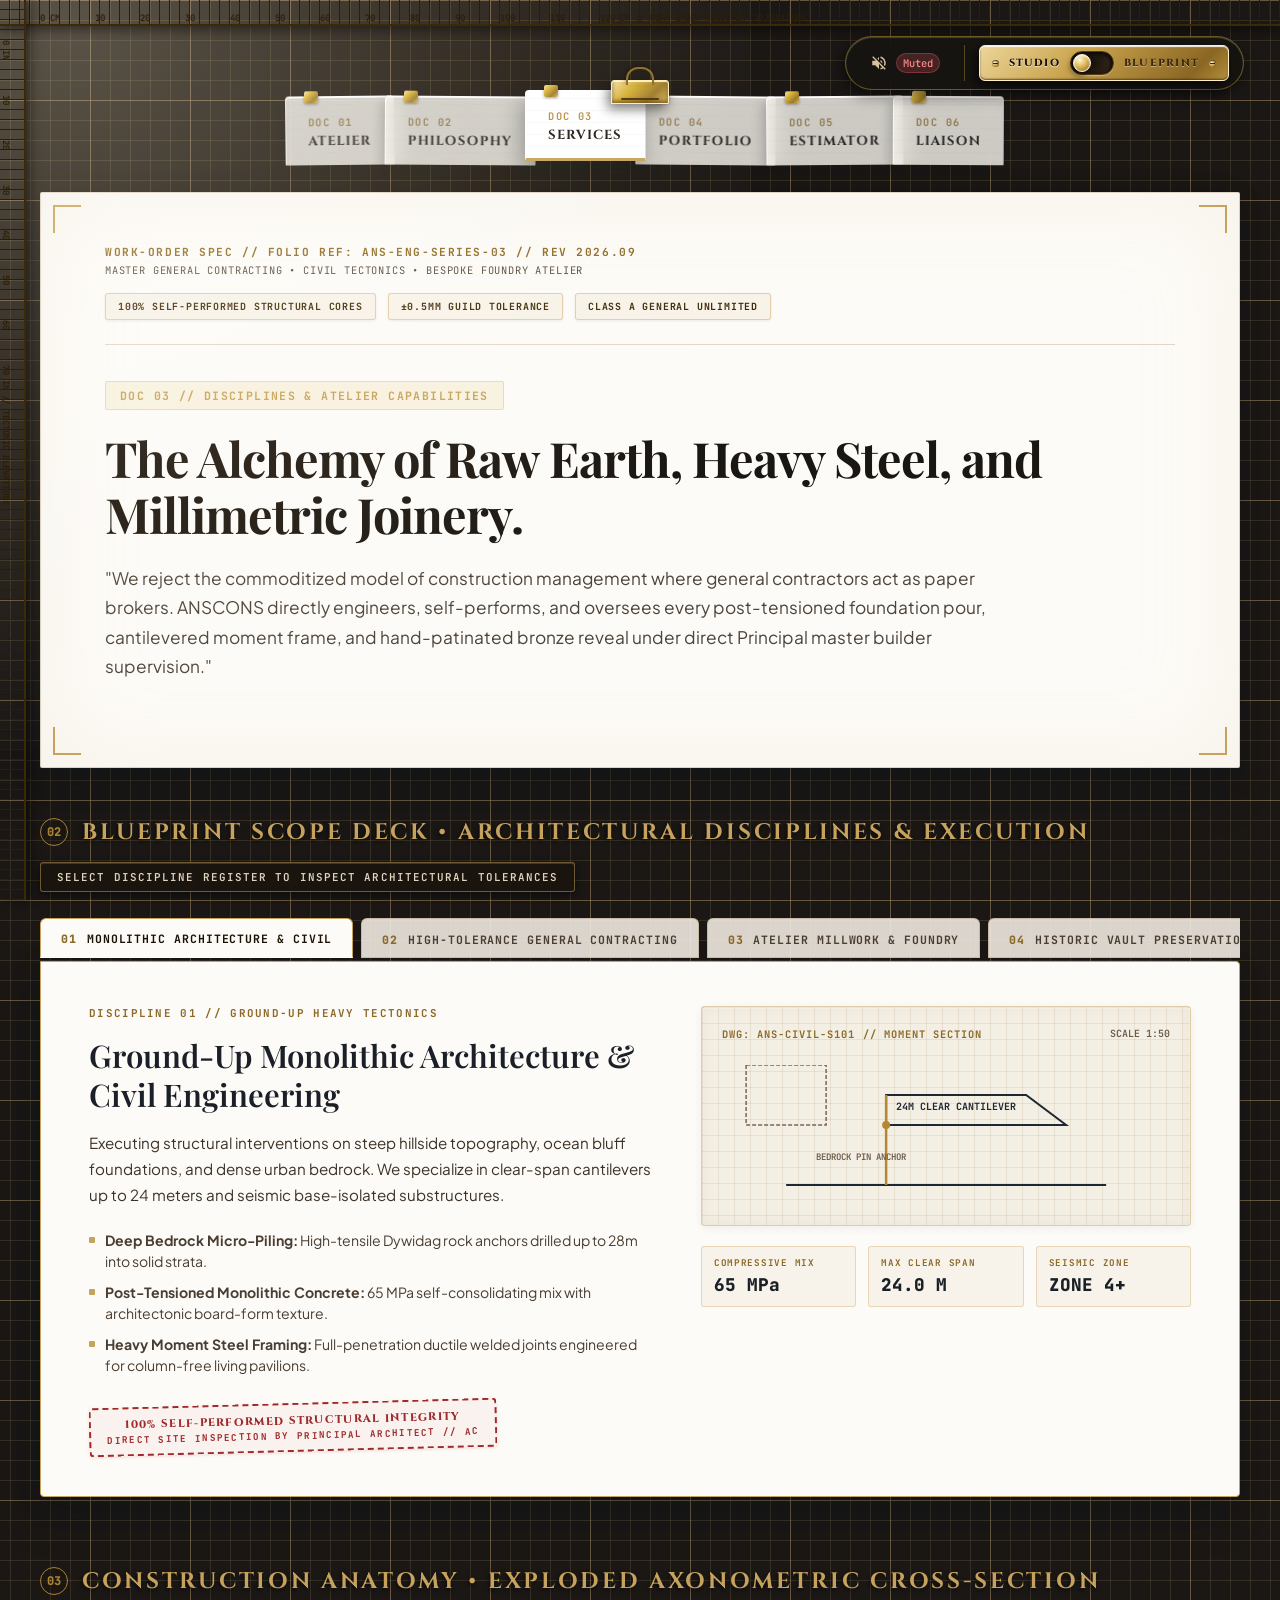
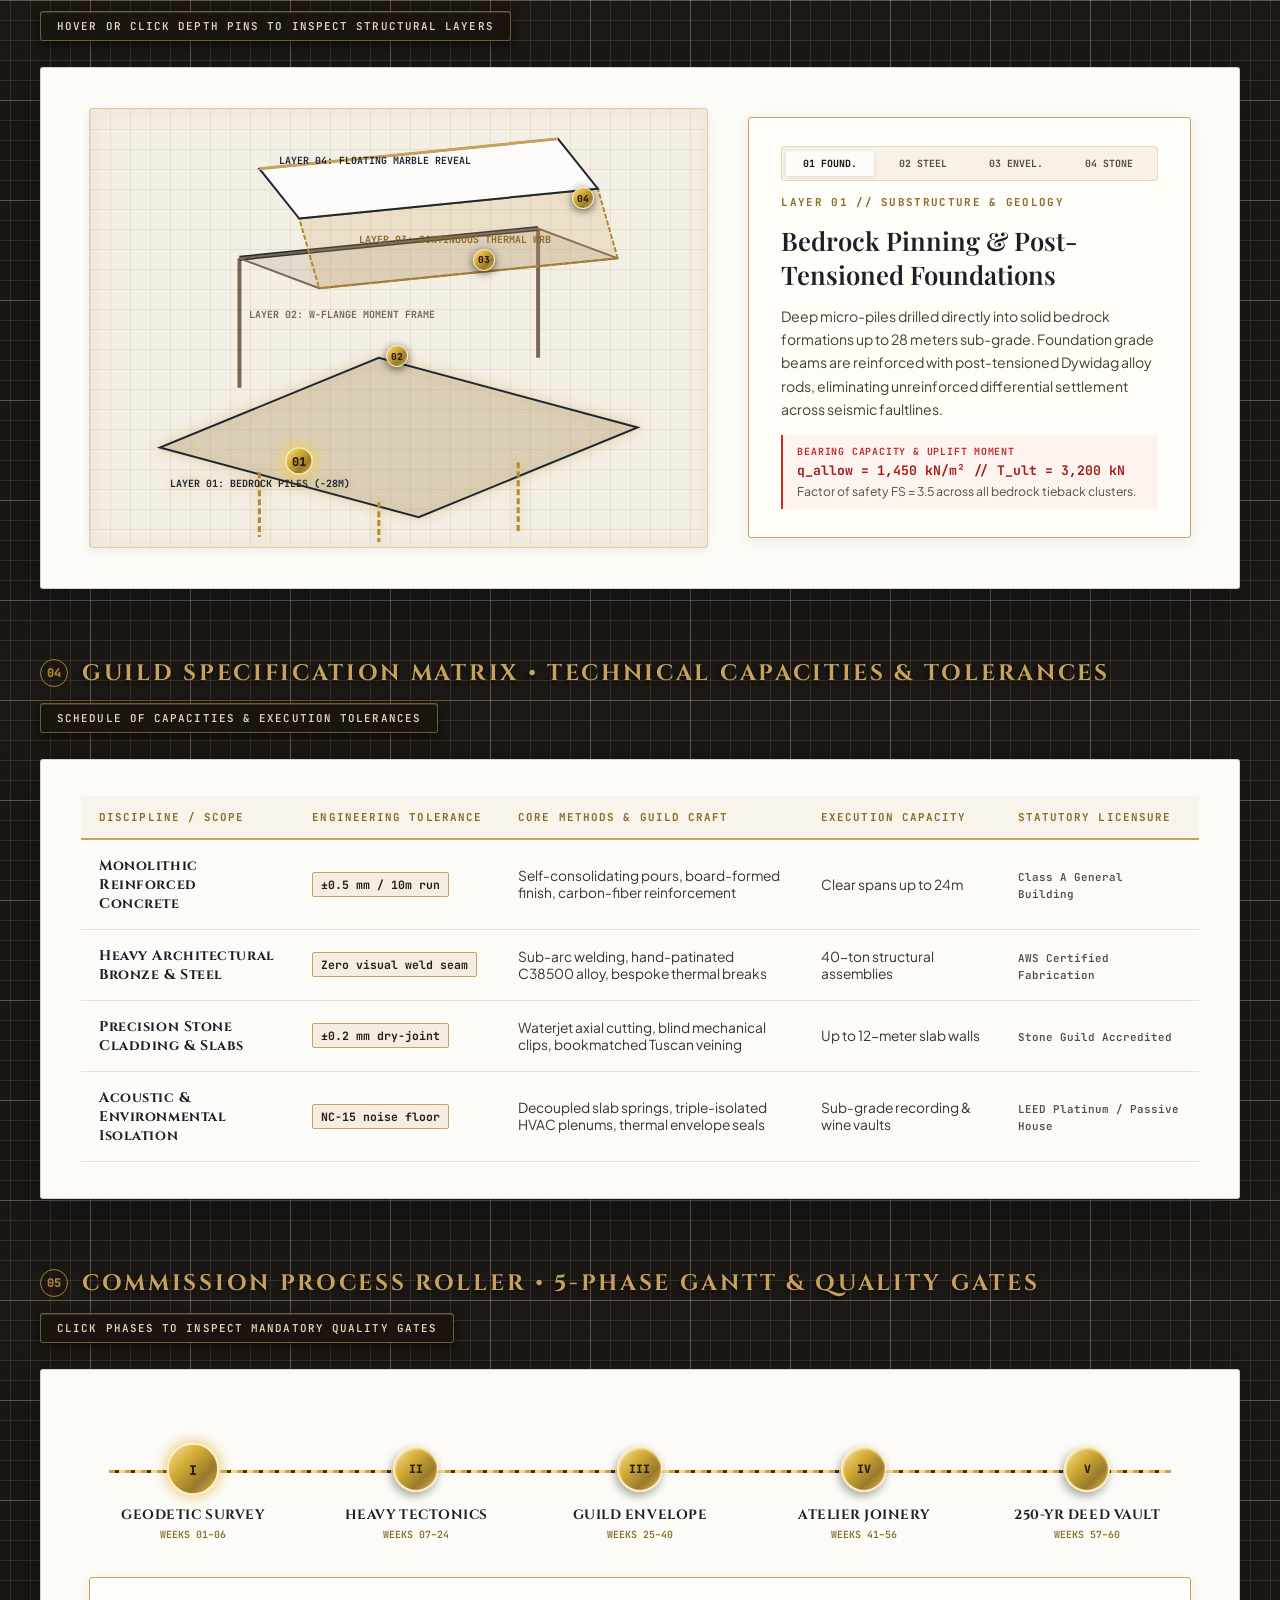
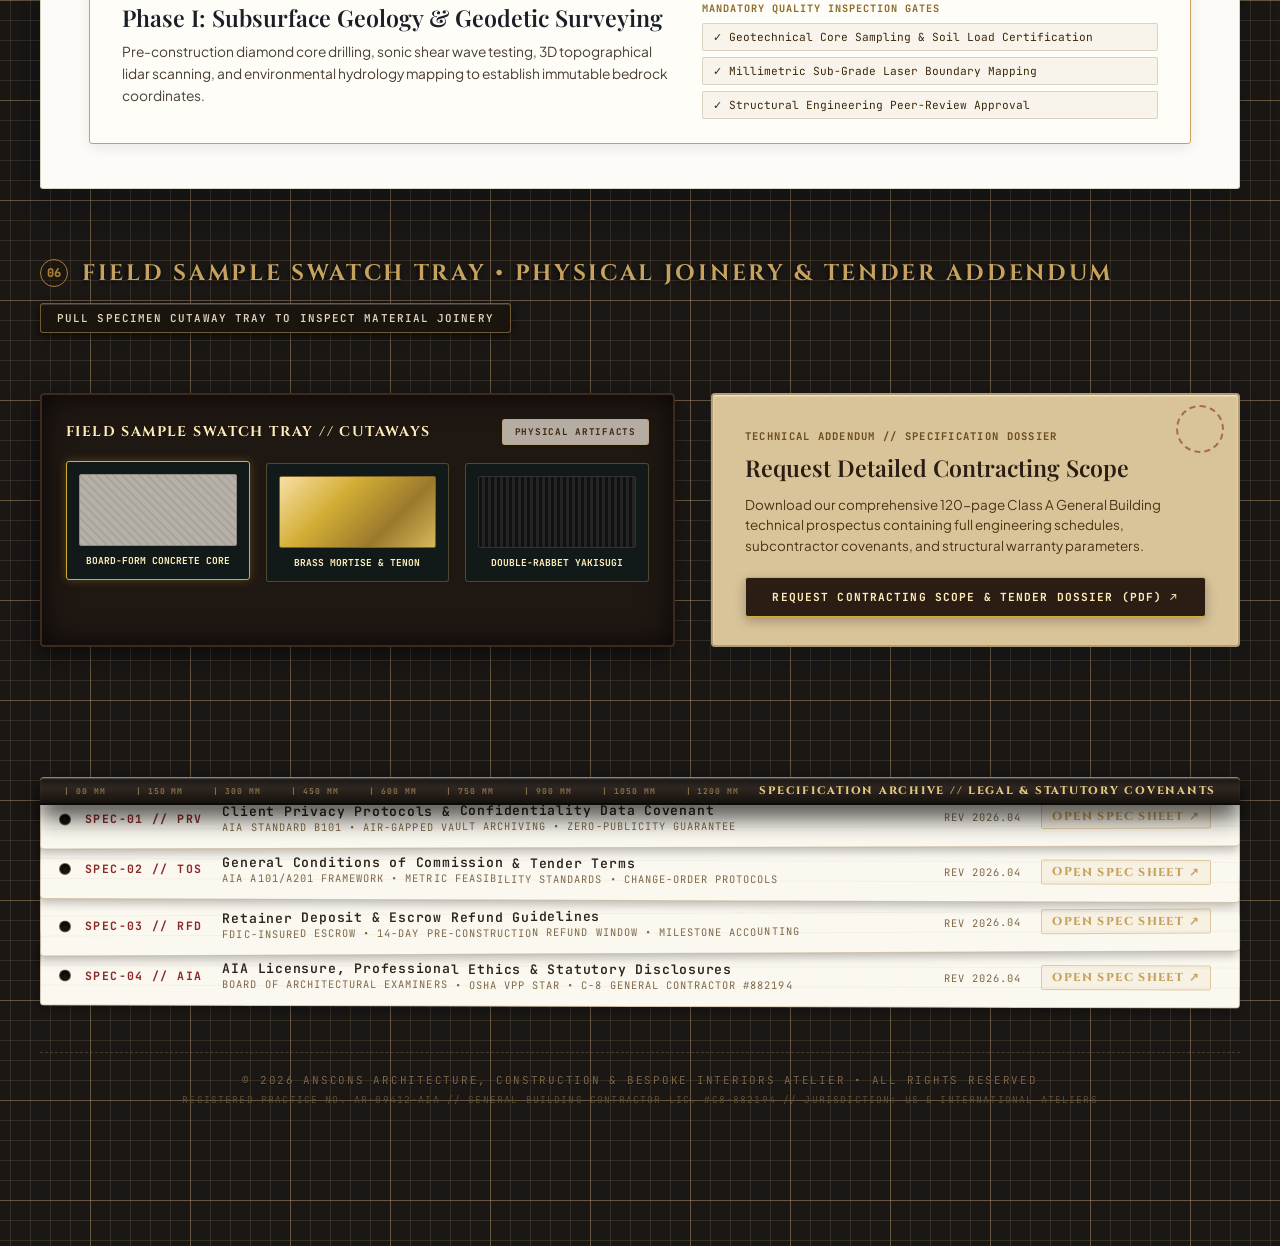
<file: services.html>
<!DOCTYPE html>
<html lang="en">
<head>
  <meta charset="UTF-8">
  <meta name="viewport" content="width=device-width, initial-scale=1.0">
  <title>Services &amp; Atelier Capabilities | ANSCONS Architecture &amp; Bespoke Construction</title>
  <meta name="description" content="Master Builder technical commission portfolio, structural disciplines, and construction management capabilities of ANSCONS. Ground-up monolithic engineering and millwork.">
  
  <!-- Skeuomorphic Stylesheets -->
  <link rel="stylesheet" href="css/main.css">
  <link rel="stylesheet" href="css/desk.css">
  <link rel="stylesheet" href="css/nav.css">
  <link rel="stylesheet" href="css/services.css">
  <link rel="stylesheet" href="css/legal-specs.css">
  <link rel="stylesheet" href="css/responsive.css">
</head>
<body class="studio-mode" data-theme="studio">

  <!-- Floating Brass Return-To-Origin Compass Widget -->
  <button id="btn-return-origin" class="btn-return-origin" title="Return to Top of Work-Order Folio" aria-label="Return to top of drafting table">
    <span class="compass-needle" aria-hidden="true">▲</span>
    <span class="origin-text">ORIGIN (TOP)</span>
  </button>

  <!-- Virtual Desktop Lamp Glow (Top-Left 315° Ambient Light) -->
  <div class="desk-lamp-glow" aria-hidden="true"></div>

  <!-- Calibrated Marginal Desk Rulers -->
  <div class="desk-ruler-top" aria-hidden="true">
    <span>0 CM &nbsp; &nbsp; &nbsp; 10 &nbsp; &nbsp; &nbsp; 20 &nbsp; &nbsp; &nbsp; 30 &nbsp; &nbsp; &nbsp; 40 &nbsp; &nbsp; &nbsp; 50 &nbsp; &nbsp; &nbsp; 60 &nbsp; &nbsp; &nbsp; 70 &nbsp; &nbsp; &nbsp; 80 &nbsp; &nbsp; &nbsp; 90 &nbsp; &nbsp; &nbsp; 100 &nbsp; &nbsp; &nbsp; 110 &nbsp; &nbsp; &nbsp; 120 CM // WORK-ORDER REGISTER CALIBRATION</span>
  </div>
  <div class="desk-ruler-left" aria-hidden="true">
    <span>0 IN &nbsp; &nbsp; &nbsp; 10 &nbsp; &nbsp; &nbsp; 20 &nbsp; &nbsp; &nbsp; 30 &nbsp; &nbsp; &nbsp; 40 &nbsp; &nbsp; &nbsp; 50 &nbsp; &nbsp; &nbsp; 60 &nbsp; &nbsp; &nbsp; 70 IN // TECTONIC ELEVATIONS</span>
  </div>

  <!-- Desk HUD Controls (Audio Mute Toggle & Solid Cast-Brass Theme Lever) -->
  <div class="desk-controls-hud">
    <button class="desk-audio-toggle" id="desk-audio-toggle" aria-label="Toggle mechanical audio feedback">
      <svg class="audio-icon" viewBox="0 0 24 24">
        <path d="M16.5 12c0-1.77-1.02-3.29-2.5-4.03v2.21l2.45 2.45c.03-.2.05-.41.05-.63zm2.5 0c0 .94-.2 1.82-.54 2.64l1.51 1.51C20.63 14.91 21 13.5 21 12c0-4.28-2.99-7.86-7-8.77v2.06c2.89.86 5 3.54 5 6.71zM4.27 3L3 4.27 7.73 9H3v6h4l5 5v-6.73l4.25 4.25c-.67.52-1.42.93-2.25 1.18v2.06c1.38-.31 2.63-.95 3.69-1.81L19.73 21 21 19.73 4.27 3zM12 4L9.91 6.09 12 8.18V4z"/>
      </svg>
      <span class="desk-audio-badge" id="audio-status-badge">Muted</span>
    </button>

    <div class="lamp-lever-container">
      <div class="brass-switch-plate" id="brass-theme-lever" title="Snap toggle switch between Studio Warm Lamp and Blueprint Cyanotype mode">
        <div class="plate-screw" aria-hidden="true"></div>
        <span class="switch-mode-label active" id="label-mode-studio">STUDIO</span>
        <div class="brass-toggle-housing" aria-hidden="true">
          <div class="brass-toggle-bat" id="brass-toggle-bat"></div>
        </div>
        <span class="switch-mode-label" id="label-mode-blueprint">BLUEPRINT</span>
        <div class="plate-screw" aria-hidden="true"></div>
      </div>
    </div>
  </div>

  <!-- State C: Persistent Architectural Control Rail (Precision Control Panel) -->
  <nav class="architectural-control-rail" id="architectural-control-rail" aria-label="Architectural Control Rail">
    <div class="rail-crest">
      <div class="rail-screw" aria-hidden="true"></div>
      <span class="rail-compass-pip" aria-hidden="true">▲</span>
      <span class="rail-brand">ANSCONS</span>
      <span class="rail-spec">INDEX RAIL</span>
    </div>
    <div class="rail-keys-track">
      <a href="index.html" class="rail-key" data-doc="01" title="Atelier Master Drawing Sheet">
        <span class="rail-key-code"> 01</span>
        <span class="rail-key-name">ATELIER</span>
        <span class="rail-indicator" aria-hidden="true"></span>
      </a>
      <a href="about.html" class="rail-key" data-doc="02" title="Philosophy &amp; Heritage Ledger">
        <span class="rail-key-code"> 02</span>
        <span class="rail-key-name">PHILOSOPHY</span>
        <span class="rail-indicator" aria-hidden="true"></span>
      </a>
      <a href="services.html" class="rail-key" data-doc="03" title="Bespoke Architectural Services">
        <span class="rail-key-code"> 03</span>
        <span class="rail-key-name">SERVICES</span>
        <span class="rail-indicator" aria-hidden="true"></span>
      </a>
      <a href="projects.html" class="rail-key" data-doc="04" title="Monograph Folio of Built Works">
        <span class="rail-key-code"> 04</span>
        <span class="rail-key-name">PORTFOLIO</span>
        <span class="rail-indicator" aria-hidden="true"></span>
      </a>
      <a href="estimator.html" class="rail-key" data-doc="05" title="Scale Caliper Project Estimator">
        <span class="rail-key-code"> 05</span>
        <span class="rail-key-name">ESTIMATOR</span>
        <span class="rail-indicator" aria-hidden="true"></span>
      </a>
      <a href="contact.html" class="rail-key" data-doc="06" title="Commission Liaison Brief">
        <span class="rail-key-code"> 06</span>
        <span class="rail-key-name">LIAISON</span>
        <span class="rail-indicator" aria-hidden="true"></span>
      </a>
    </div>
  </nav>

  <!-- Master Drafting Table Workspace -->
  <div class="drafting-table">

    <!-- Persistent Clamped Vellum Navigation Bar (Global Multi-Page Router) -->
    <header class="tracing-nav-container">
      <div class="tracing-nav-track">
        <div class="brass-blueprint-clip" aria-hidden="true"></div>
        <a href="index.html" class="vellum-tab" title="Atelier Master Drawing Sheet">
          <div class="vellum-tab-clip" aria-hidden="true"></div>
          <span class="tab-code">DOC 01</span>
          <span class="tab-title">ATELIER</span>
        </a>
        <a href="about.html" class="vellum-tab" title="Philosophy &amp; Heritage Ledger">
          <div class="vellum-tab-clip" aria-hidden="true"></div>
          <span class="tab-code">DOC 02</span>
          <span class="tab-title">PHILOSOPHY</span>
        </a>
        <a href="services.html" class="vellum-tab active" title="Bespoke Architectural Services">
          <div class="vellum-tab-clip" aria-hidden="true"></div>
          <span class="tab-code">DOC 03</span>
          <span class="tab-title">SERVICES</span>
        </a>
        <a href="projects.html" class="vellum-tab" title="Monograph Folio of Built Works">
          <div class="vellum-tab-clip" aria-hidden="true"></div>
          <span class="tab-code">DOC 04</span>
          <span class="tab-title">PORTFOLIO</span>
        </a>
        <a href="estimator.html" class="vellum-tab" title="Scale Caliper Project Estimator">
          <div class="vellum-tab-clip" aria-hidden="true"></div>
          <span class="tab-code">DOC 05</span>
          <span class="tab-title">ESTIMATOR</span>
        </a>
        <a href="contact.html" class="vellum-tab" title="Commission Liaison Brief">
          <div class="vellum-tab-clip" aria-hidden="true"></div>
          <span class="tab-code">DOC 06</span>
          <span class="tab-title">LIAISON</span>
        </a>
      </div>
    </header>

    <!-- SECTION 1: Master Builder's Technical Commission Portfolio & Guild Work-Order Folio Header -->
    <section class="services-workorder-folio">
      <!-- Brass Corner Brackets -->
      <div class="brass-corner-bracket bracket-tl" aria-hidden="true"></div>
      <div class="brass-corner-bracket bracket-tr" aria-hidden="true"></div>
      <div class="brass-corner-bracket bracket-bl" aria-hidden="true"></div>
      <div class="brass-corner-bracket bracket-br" aria-hidden="true"></div>

      <!-- Folio Header & Metadata -->
      <div class="workorder-meta-header">
        <div class="workorder-registry-tag">
          <span class="workorder-code">WORK-ORDER SPEC // FOLIO REF: ANS-ENG-SERIES-03 // REV 2026.09</span>
          <span class="workorder-jurisdiction">MASTER GENERAL CONTRACTING • CIVIL TECTONICS • BESPOKE FOUNDRY ATELIER</span>
        </div>

        <div class="guild-authority-badges">
          <div class="authority-badge">100% SELF-PERFORMED STRUCTURAL CORES</div>
          <div class="authority-badge">±0.5MM GUILD TOLERANCE</div>
          <div class="authority-badge">CLASS A GENERAL UNLIMITED</div>
        </div>
      </div>

      <!-- Editorial Manifesto Body -->
      <div class="hero-subtitle-tag">
        <span class="arch-label">DOC 03 // DISCIPLINES &amp; ATELIER CAPABILITIES</span>
      </div>
      <h1 class="hero-main-title">The Alchemy of Raw Earth, Heavy Steel, and Millimetric Joinery.</h1>
      <p class="hero-description-copy">
        "We reject the commoditized model of construction management where general contractors act as paper brokers. ANSCONS directly engineers, self-performs, and oversees every post-tensioned foundation pour, cantilevered moment frame, and hand-patinated bronze reveal under direct Principal master builder supervision."
      </p>
    </section>

    <!-- SECTION 2: Interactive Architectural Scope Switcher ("The Blueprint Scope Deck") -->
    <section id="scope-deck" class="scope-deck-section">
      <div class="section-ribbon-tag">
        <div class="ribbon-title-cluster">
          <div class="north-symbol">02</div>
          <h2 class="section-ribbon-title">Blueprint Scope Deck • Architectural Disciplines &amp; Execution</h2>
        </div>
        <div class="peel-instructions-note">
          <span>SELECT DISCIPLINE REGISTER TO INSPECT ARCHITECTURAL TOLERANCES</span>
        </div>
      </div>

      <!-- Tabbed Drawing Register Buttons -->
      <div class="scope-tabs-bar">
        <button class="scope-tab-button active" data-scope="scope-01">
          <span class="scope-tab-index">01</span>
          <span>MONOLITHIC ARCHITECTURE &amp; CIVIL</span>
        </button>
        <button class="scope-tab-button" data-scope="scope-02">
          <span class="scope-tab-index">02</span>
          <span>HIGH-TOLERANCE GENERAL CONTRACTING</span>
        </button>
        <button class="scope-tab-button" data-scope="scope-03">
          <span class="scope-tab-index">03</span>
          <span>ATELIER MILLWORK &amp; FOUNDRY</span>
        </button>
        <button class="scope-tab-button" data-scope="scope-04">
          <span class="scope-tab-index">04</span>
          <span>HISTORIC VAULT PRESERVATION</span>
        </button>
      </div>

      <!-- Scope Folio Cards Stage -->
      <div class="scope-cards-stage">

        <!-- Scope Card 01: Monolithic Architecture & Civil Engineering -->
        <article class="scope-folio-card active" id="scope-01">
          <div class="scope-left-content">
            <span class="scope-id-label">DISCIPLINE 01 // GROUND-UP HEAVY TECTONICS</span>
            <h2 class="scope-title-heading">Ground-Up Monolithic Architecture &amp; Civil Engineering</h2>
            <p class="scope-lead-paragraph">
              Executing structural interventions on steep hillside topography, ocean bluff foundations, and dense urban bedrock. We specialize in clear-span cantilevers up to 24 meters and seismic base-isolated substructures.
            </p>

            <ul class="scope-methods-checklist">
              <li class="scope-method-item">
                <div class="method-bullet-square"></div>
                <span><strong>Deep Bedrock Micro-Piling:</strong> High-tensile Dywidag rock anchors drilled up to 28m into solid strata.</span>
              </li>
              <li class="scope-method-item">
                <div class="method-bullet-square"></div>
                <span><strong>Post-Tensioned Monolithic Concrete:</strong> 65 MPa self-consolidating mix with architectonic board-form texture.</span>
              </li>
              <li class="scope-method-item">
                <div class="method-bullet-square"></div>
                <span><strong>Heavy Moment Steel Framing:</strong> Full-penetration ductile welded joints engineered for column-free living pavilions.</span>
              </li>
            </ul>

            <!-- Contractor's Stamp of Responsibility -->
            <div class="contractor-responsibility-stamp">
              <span class="stamp-text-primary">100% SELF-PERFORMED STRUCTURAL INTEGRITY</span>
              <span class="stamp-text-secondary">DIRECT SITE INSPECTION BY PRINCIPAL ARCHITECT // AC</span>
            </div>
          </div>

          <!-- Right Column: Blueprint Schematic & Metrics -->
          <div class="scope-right-blueprint">
            <div class="schematic-blueprint-box">
              <div class="schematic-header-row">
                <span class="schematic-drawing-code">DWG: ANS-CIVIL-S101 // MOMENT SECTION</span>
                <span class="schematic-scale-tag">SCALE 1:50</span>
              </div>
              <svg class="schematic-svg-graphic" viewBox="0 0 400 140">
                <!-- Foundation & Cantilever Moment Schematic -->
                <line class="schematic-line-primary" x1="40" y1="120" x2="360" y2="120" stroke-width="2"/>
                <rect class="schematic-line-secondary" x1="60" y1="60" width="80" height="60" fill="none" stroke-width="1.5" stroke-dasharray="4,2"/>
                <polygon class="schematic-line-primary" points="140,60 320,60 280,30 140,30" fill="none" stroke-width="2"/>
                <line class="schematic-line-accent" x1="140" y1="30" x2="140" y2="120" stroke-width="2.5"/>
                <circle class="schematic-fill-accent" cx="140" cy="60" r="4"/>
                <text class="schematic-text-primary" x="150" y="45" font-family="'JetBrains Mono', monospace" font-size="10">24M CLEAR CANTILEVER</text>
                <text class="schematic-text-secondary" x="70" y="95" font-family="'JetBrains Mono', monospace" font-size="9">BEDROCK PIN ANCHOR</text>
              </svg>
            </div>

            <div class="scope-metrics-row">
              <div class="scope-stat-badge">
                <span class="stat-badge-label">COMPRESSIVE MIX</span>
                <span class="stat-badge-val">65 MPa</span>
              </div>
              <div class="scope-stat-badge">
                <span class="stat-badge-label">MAX CLEAR SPAN</span>
                <span class="stat-badge-val">24.0 M</span>
              </div>
              <div class="scope-stat-badge">
                <span class="stat-badge-label">SEISMIC ZONE</span>
                <span class="stat-badge-val">ZONE 4+</span>
              </div>
            </div>
          </div>
        </article>

        <!-- Scope Card 02: High-Tolerance General Contracting -->
        <article class="scope-folio-card" id="scope-02">
          <div class="scope-left-content">
            <span class="scope-id-label">DISCIPLINE 02 // SITE MASTERY &amp; GC</span>
            <h2 class="scope-title-heading">High-Tolerance General Contracting &amp; Construction Management</h2>
            <p class="scope-lead-paragraph">
              Zero-tolerance site execution where ordinary construction allows centimeter variations. We enforce continuous laser lidar scanning throughout all structural rough-ins to maintain sub-millimeter axial alignment.
            </p>

            <ul class="scope-methods-checklist">
              <li class="scope-method-item">
                <div class="method-bullet-square"></div>
                <span><strong>BIM-Integrated Laser Scanning:</strong> Daily point-cloud verification against the digital twin before pours.</span>
              </li>
              <li class="scope-method-item">
                <div class="method-bullet-square"></div>
                <span><strong>Acoustically Decoupled MEP:</strong> Full sound isolation plenums, spring-mounted chillers, and zero-vibration chases.</span>
              </li>
              <li class="scope-method-item">
                <div class="method-bullet-square"></div>
                <span><strong>Self-Performed Formwork &amp; Steel:</strong> In-house carpenters and ironworkers ensuring absolute fidelity to drawings.</span>
              </li>
            </ul>

            <div class="contractor-responsibility-stamp">
              <span class="stamp-text-primary">100% SELF-PERFORMED STRUCTURAL INTEGRITY</span>
              <span class="stamp-text-secondary">DIRECT SITE INSPECTION BY PRINCIPAL ARCHITECT // AC</span>
            </div>
          </div>

          <div class="scope-right-blueprint">
            <div class="schematic-blueprint-box">
              <div class="schematic-header-row">
                <span class="schematic-drawing-code">DWG: ANS-GC-M204 // MEP AXIAL ALIGNMENT</span>
                <span class="schematic-scale-tag">SCALE 1:20</span>
              </div>
              <svg class="schematic-svg-graphic" viewBox="0 0 400 140">
                <!-- MEP Conduit & Acoustic Springs Schematic -->
                <line class="schematic-line-secondary" x1="50" y1="30" x2="350" y2="30" stroke-width="1.5"/>
                <line class="schematic-line-secondary" x1="50" y1="110" x2="350" y2="110" stroke-width="1.5"/>
                <path class="schematic-line-accent" d="M 100 30 Q 110 50 100 70 T 100 110" fill="none" stroke-width="2"/>
                <path class="schematic-line-accent" d="M 200 30 Q 210 50 200 70 T 200 110" fill="none" stroke-width="2"/>
                <path class="schematic-line-accent" d="M 300 30 Q 310 50 300 70 T 300 110" fill="none" stroke-width="2"/>
                <rect class="schematic-line-primary" x="140" y="55" width="120" height="30" fill="none" stroke-width="1.5"/>
                <text class="schematic-text-primary" x="148" y="74" font-family="'JetBrains Mono', monospace" font-size="9">ACOUSTIC PLENUM NC-15</text>
              </svg>
            </div>

            <div class="scope-metrics-row">
              <div class="scope-stat-badge">
                <span class="stat-badge-label">MAX DEVIATION</span>
                <span class="stat-badge-val">±0.5 mm</span>
              </div>
              <div class="scope-stat-badge">
                <span class="stat-badge-label">SOUND RATING</span>
                <span class="stat-badge-val">NC-15</span>
              </div>
              <div class="scope-stat-badge">
                <span class="stat-badge-label">LIDAR ACCURACY</span>
                <span class="stat-badge-val">0.2 mm</span>
              </div>
            </div>
          </div>
        </article>

        <!-- Scope Card 03: Master Millwork & Architectural Metalwork -->
        <article class="scope-folio-card" id="scope-03">
          <div class="scope-left-content">
            <span class="scope-id-label">DISCIPLINE 03 // ARTISAN ATELIER</span>
            <h2 class="scope-title-heading">Master Millwork &amp; Architectural Metalwork</h2>
            <p class="scope-lead-paragraph">
              Operating our own bronze sand-casting foundry, multi-axis stone waterjet saws, and traditional Japanese yakisugi charring kilns. We build bespoke heirloom doors, sculptural pivot gates, and monolithic marble baths.
            </p>

            <ul class="scope-methods-checklist">
              <li class="scope-method-item">
                <div class="method-bullet-square"></div>
                <span><strong>Architectural Bronze Casting:</strong> Custom C38500 hardware, patinated with 20-year accelerated verdigris.</span>
              </li>
              <li class="scope-method-item">
                <div class="method-bullet-square"></div>
                <span><strong>Traditional Hand-Planed Joinery:</strong> French oak and black walnut joined with blind mortise-and-tenon fasteners.</span>
              </li>
              <li class="scope-method-item">
                <div class="method-bullet-square"></div>
                <span><strong>5-Axis Waterjet Stone Profiling:</strong> Bookmatched Calacatta and travertine continuous slab wall assemblies.</span>
              </li>
            </ul>

            <div class="contractor-responsibility-stamp">
              <span class="stamp-text-primary">100% SELF-PERFORMED STRUCTURAL INTEGRITY</span>
              <span class="stamp-text-secondary">DIRECT SITE INSPECTION BY PRINCIPAL ARCHITECT // AC</span>
            </div>
          </div>

          <div class="scope-right-blueprint">
            <div class="schematic-blueprint-box">
              <div class="schematic-header-row">
                <span class="schematic-drawing-code">DWG: ANS-MIL-W308 // BRONZE PIVOT HINGE</span>
                <span class="schematic-scale-tag">SCALE 1:5</span>
              </div>
              <svg class="schematic-svg-graphic" viewBox="0 0 400 140">
                <!-- Architectural Bronze Pivot & Joinery Schematic -->
                <circle class="schematic-line-accent" cx="100" cy="70" r="32" fill="none" stroke-width="2"/>
                <circle class="schematic-line-primary" cx="100" cy="70" r="12" fill="none" stroke-width="1.5"/>
                <line class="schematic-line-secondary" x1="100" y1="38" x2="340" y2="38" stroke-width="1.5"/>
                <line class="schematic-line-secondary" x1="100" y1="102" x2="340" y2="102" stroke-width="1.5"/>
                <rect class="schematic-line-primary" x="180" y="50" width="140" height="40" fill="none" stroke-width="1.5" stroke-dasharray="3,3"/>
                <text class="schematic-text-accent" x="190" y="74" font-family="'JetBrains Mono', monospace" font-size="9">BLIND MORTISE JOINT</text>
              </svg>
            </div>

            <div class="scope-metrics-row">
              <div class="scope-stat-badge">
                <span class="stat-badge-label">ALLOY GRADE</span>
                <span class="stat-badge-val">C38500</span>
              </div>
              <div class="scope-stat-badge">
                <span class="stat-badge-label">DRY-JOINT TOL</span>
                <span class="stat-badge-val">±0.2 mm</span>
              </div>
              <div class="scope-stat-badge">
                <span class="stat-badge-label">DOOR CAPACITY</span>
                <span class="stat-badge-val">1,200 KG</span>
              </div>
            </div>
          </div>
        </article>

        <!-- Scope Card 04: Historic Restoration & Adaptive Preservation -->
        <article class="scope-folio-card" id="scope-04">
          <div class="scope-left-content">
            <span class="scope-id-label">DISCIPLINE 04 // PRESERVATION &amp; HERITAGE</span>
            <h2 class="scope-title-heading">Historic Restoration &amp; Adaptive Vault Preservation</h2>
            <p class="scope-lead-paragraph">
              Preserving landmark cast-iron buildings, historic stone vaults, and centuries-old brickwork. We discreetly introduce seismic moment frames and geothermal climate control without damaging historic fabric.
            </p>

            <ul class="scope-methods-checklist">
              <li class="scope-method-item">
                <div class="method-bullet-square"></div>
                <span><strong>Non-Destructive Micro-Grouting:</strong> Hydraulic lime mortar injection into compromised historic masonry.</span>
              </li>
              <li class="scope-method-item">
                <div class="method-bullet-square"></div>
                <span><strong>Concealed Carbon-Fiber Bracing:</strong> Ultra-thin composite reinforcement within historic floor assemblies.</span>
              </li>
              <li class="scope-method-item">
                <div class="method-bullet-square"></div>
                <span><strong>Archival Document Vaults:</strong> Hermetically sealed deed rooms with climate-controlled inert gas suppression.</span>
              </li>
            </ul>

            <div class="contractor-responsibility-stamp">
              <span class="stamp-text-primary">100% SELF-PERFORMED STRUCTURAL INTEGRITY</span>
              <span class="stamp-text-secondary">DIRECT SITE INSPECTION BY PRINCIPAL ARCHITECT // AC</span>
            </div>
          </div>

          <div class="scope-right-blueprint">
            <div class="schematic-blueprint-box">
              <div class="schematic-header-row">
                <span class="schematic-drawing-code">DWG: ANS-HST-R410 // SEISMIC RETROFIT ARCH</span>
                <span class="schematic-scale-tag">SCALE 1:25</span>
              </div>
              <svg class="schematic-svg-graphic" viewBox="0 0 400 140">
                <!-- Historic Masonry Arch & Hidden Tie-Rod Schematic -->
                <path class="schematic-line-accent" d="M 60 120 Q 200 10 340 120" fill="none" stroke-width="2.5"/>
                <path class="schematic-line-primary" d="M 80 120 Q 200 35 320 120" fill="none" stroke-width="1.5" stroke-dasharray="4,2"/>
                <line class="schematic-line-red" x1="80" y1="90" x2="320" y2="90" stroke-width="2"/>
                <circle class="schematic-fill-red" cx="80" cy="90" r="4"/>
                <circle class="schematic-fill-red" cx="320" cy="90" r="4"/>
                <text class="schematic-text-red" x="140" y="82" font-family="'JetBrains Mono', monospace" font-size="9">CONCEALED TENSION TIE-ROD</text>
              </svg>
            </div>

            <div class="scope-metrics-row">
              <div class="scope-stat-badge">
                <span class="stat-badge-label">HISTORIC LIFE</span>
                <span class="stat-badge-val">+150 YRS</span>
              </div>
              <div class="scope-stat-badge">
                <span class="stat-badge-label">LIME COMPAT</span>
                <span class="stat-badge-val">100% NHL</span>
              </div>
              <div class="scope-stat-badge">
                <span class="stat-badge-label">SEISMIC UPGRADE</span>
                <span class="stat-badge-val">IBC 100%</span>
              </div>
            </div>
          </div>
        </article>

      </div>
    </section>

    <!-- SECTION 3: The "Cross-Section / Construction Anatomy" Interactive Diagram -->
    <section id="construction-anatomy" class="anatomy-section">
      <div class="section-ribbon-tag">
        <div class="ribbon-title-cluster">
          <div class="north-symbol">03</div>
          <h2 class="section-ribbon-title">Construction Anatomy • Exploded Axonometric Cross-Section</h2>
        </div>
        <div class="peel-instructions-note">
          <span>HOVER OR CLICK DEPTH PINS TO INSPECT STRUCTURAL LAYERS</span>
        </div>
      </div>

      <div class="anatomy-stage-box">
        <!-- Axonometric SVG Viewport with Depth Pins -->
        <div class="anatomy-viewport">
          <!-- 4 Interactive Depth Pins -->
          <div class="depth-pin active" data-layer="1" title="Inspect Layer 1: Substructure & Foundations">01</div>
          <div class="depth-pin" data-layer="2" title="Inspect Layer 2: Structural Steel Moment Frame">02</div>
          <div class="depth-pin" data-layer="3" title="Inspect Layer 3: High-Performance Thermal Envelope">03</div>
          <div class="depth-pin" data-layer="4" title="Inspect Layer 4: Acoustic Decoupling & Stone">04</div>

          <!-- Exploded Axonometric Cutaway SVG -->
          <svg class="anatomy-svg-canvas" viewBox="0 0 600 440">
            <!-- Layer 1: Substructure & Deep Foundations -->
            <g class="cutaway-layer active" data-layer="1">
              <polygon class="anatomy-l1-poly" points="60,340 320,410 540,320 280,250" stroke-width="2"/>
              <!-- Micro-piles into bedrock -->
              <line class="anatomy-l1-pile" x1="160" y1="365" x2="160" y2="430" stroke-width="3" stroke-dasharray="6,3"/>
              <line class="anatomy-l1-pile" x1="280" y1="395" x2="280" y2="435" stroke-width="3" stroke-dasharray="6,3"/>
              <line class="anatomy-l1-pile" x1="420" y1="355" x2="420" y2="425" stroke-width="3" stroke-dasharray="6,3"/>
              <text class="anatomy-l1-text" x="70" y="380" font-family="'JetBrains Mono', monospace" font-size="10">LAYER 01: BEDROCK PILES (-28M)</text>
            </g>

            <!-- Layer 2: Heavy Steel Moment Frame -->
            <g class="cutaway-layer" data-layer="2">
              <line class="anatomy-l2-steel" x1="140" y1="280" x2="140" y2="150" stroke-width="4"/>
              <line class="anatomy-l2-steel" x1="440" y1="250" x2="440" y2="120" stroke-width="4"/>
              <line class="anatomy-l2-beam" x1="140" y1="150" x2="440" y2="120" stroke-width="5"/>
              <polygon class="anatomy-l2-poly" points="140,150 440,120 520,150 220,180" stroke-width="2"/>
              <text class="anatomy-l2-text" x="150" y="210" font-family="'JetBrains Mono', monospace" font-size="10">LAYER 02: W-FLANGE MOMENT FRAME</text>
            </g>

            <!-- Layer 3: High-Performance Thermal Envelope -->
            <g class="cutaway-layer" data-layer="3">
              <polygon class="anatomy-l3-poly" points="220,180 520,150 500,80 200,110" stroke-width="2" stroke-dasharray="5,2"/>
              <line class="anatomy-l3-line" x1="200" y1="110" x2="500" y2="80" stroke-width="2"/>
              <text class="anatomy-l3-text" x="260" y="135" font-family="'JetBrains Mono', monospace" font-size="10">LAYER 03: CONTINUOUS THERMAL WRB</text>
            </g>

            <!-- Layer 4: Acoustic Decoupling & Stone Reveals -->
            <g class="cutaway-layer" data-layer="4">
              <polygon class="anatomy-l4-poly" points="200,110 500,80 460,30 160,60" stroke-width="2"/>
              <line class="anatomy-l4-line" x1="160" y1="60" x2="460" y2="30" stroke-width="3"/>
              <text class="anatomy-l4-text" x="180" y="55" font-family="'JetBrains Mono', monospace" font-size="10">LAYER 04: FLOATING MARBLE REVEAL</text>
            </g>
          </svg>
        </div>

        <!-- Technical Engineering Note Card -->
        <div class="anatomy-spec-card">
          <!-- Rotary Layer Selector Dial -->
          <div class="rotary-selector-dial">
            <button class="rotary-button active" data-layer="1">01 FOUND.</button>
            <button class="rotary-button" data-layer="2">02 STEEL</button>
            <button class="rotary-button" data-layer="3">03 ENVEL.</button>
            <button class="rotary-button" data-layer="4">04 STONE</button>
          </div>

          <span class="anatomy-layer-tag" id="anatomy-layer-tag">LAYER 01 // SUBSTRUCTURE &amp; GEOLOGY</span>
          <h3 class="anatomy-layer-heading" id="anatomy-layer-heading">Bedrock Pinning &amp; Post-Tensioned Foundations</h3>
          <p class="anatomy-layer-narrative" id="anatomy-layer-narrative">
            Deep micro-piles drilled directly into solid bedrock formations up to 28 meters sub-grade. Foundation grade beams are reinforced with post-tensioned Dywidag alloy rods, eliminating unreinforced differential settlement across seismic faultlines.
          </p>

          <!-- Redline Formula Callout -->
          <div class="anatomy-redline-callout">
            <span class="redline-formula-title" id="redline-formula-title">BEARING CAPACITY &amp; UPLIFT MOMENT</span>
            <span class="redline-formula-code" id="redline-formula-code">q_allow = 1,450 kN/m² // T_ult = 3,200 kN</span>
            <span class="redline-formula-desc" id="redline-formula-desc">Factor of safety FS = 3.5 across all bedrock tieback clusters.</span>
          </div>
        </div>
      </div>
    </section>

    <!-- SECTION 4: "The Guild Specification Matrix" (Technical Capabilities Table) -->
    <section id="guild-matrix" class="matrix-section">
      <div class="section-ribbon-tag">
        <div class="ribbon-title-cluster">
          <div class="north-symbol">04</div>
          <h2 class="section-ribbon-title">Guild Specification Matrix • Technical Capacities &amp; Tolerances</h2>
        </div>
        <div class="peel-instructions-note">
          <span>SCHEDULE OF CAPACITIES &amp; EXECUTION TOLERANCES</span>
        </div>
      </div>

      <div class="matrix-table-wrapper">
        <table class="guild-matrix-table">
          <thead>
            <tr>
              <th>DISCIPLINE / SCOPE</th>
              <th>ENGINEERING TOLERANCE</th>
              <th>CORE METHODS &amp; GUILD CRAFT</th>
              <th>EXECUTION CAPACITY</th>
              <th>STATUTORY LICENSURE</th>
            </tr>
          </thead>
          <tbody>
            <tr>
              <td>
                <span class="matrix-discipline-name">Monolithic Reinforced Concrete</span>
              </td>
              <td>
                <span class="matrix-tolerance-badge">±0.5 mm / 10m run</span>
              </td>
              <td>Self-consolidating pours, board-formed finish, carbon-fiber reinforcement</td>
              <td>Clear spans up to 24m</td>
              <td><span class="matrix-licensure-tag">Class A General Building</span></td>
            </tr>
            <tr>
              <td>
                <span class="matrix-discipline-name">Heavy Architectural Bronze &amp; Steel</span>
              </td>
              <td>
                <span class="matrix-tolerance-badge">Zero visual weld seam</span>
              </td>
              <td>Sub-arc welding, hand-patinated C38500 alloy, bespoke thermal breaks</td>
              <td>40-ton structural assemblies</td>
              <td><span class="matrix-licensure-tag">AWS Certified Fabrication</span></td>
            </tr>
            <tr>
              <td>
                <span class="matrix-discipline-name">Precision Stone Cladding &amp; Slabs</span>
              </td>
              <td>
                <span class="matrix-tolerance-badge">±0.2 mm dry-joint</span>
              </td>
              <td>Waterjet axial cutting, blind mechanical clips, bookmatched Tuscan veining</td>
              <td>Up to 12-meter slab walls</td>
              <td><span class="matrix-licensure-tag">Stone Guild Accredited</span></td>
            </tr>
            <tr>
              <td>
                <span class="matrix-discipline-name">Acoustic &amp; Environmental Isolation</span>
              </td>
              <td>
                <span class="matrix-tolerance-badge">NC-15 noise floor</span>
              </td>
              <td>Decoupled slab springs, triple-isolated HVAC plenums, thermal envelope seals</td>
              <td>Sub-grade recording &amp; wine vaults</td>
              <td><span class="matrix-licensure-tag">LEED Platinum / Passive House</span></td>
            </tr>
          </tbody>
        </table>
      </div>
    </section>

    <!-- SECTION 5: Interactive "Commission Phase Gantt / Process Roller" -->
    <section id="process-roller" class="process-gantt-section">
      <div class="section-ribbon-tag">
        <div class="ribbon-title-cluster">
          <div class="north-symbol">05</div>
          <h2 class="section-ribbon-title">Commission Process Roller • 5-Phase Gantt &amp; Quality Gates</h2>
        </div>
        <div class="peel-instructions-note">
          <span>CLICK PHASES TO INSPECT MANDATORY QUALITY GATES</span>
        </div>
      </div>

      <div class="process-roller-sheet">
        <!-- 5-Phase Milestone Surveyor's Chain -->
        <div class="process-milestone-tape">
          <div class="gantt-phase-node active" data-phase="phase-1">
            <div class="phase-brass-dial">I</div>
            <span class="phase-node-title">GEODETIC SURVEY</span>
            <span class="phase-node-weeks">WEEKS 01–06</span>
          </div>

          <div class="gantt-phase-node" data-phase="phase-2">
            <div class="phase-brass-dial">II</div>
            <span class="phase-node-title">HEAVY TECTONICS</span>
            <span class="phase-node-weeks">WEEKS 07–24</span>
          </div>

          <div class="gantt-phase-node" data-phase="phase-3">
            <div class="phase-brass-dial">III</div>
            <span class="phase-node-title">GUILD ENVELOPE</span>
            <span class="phase-node-weeks">WEEKS 25–40</span>
          </div>

          <div class="gantt-phase-node" data-phase="phase-4">
            <div class="phase-brass-dial">IV</div>
            <span class="phase-node-title">ATELIER JOINERY</span>
            <span class="phase-node-weeks">WEEKS 41–56</span>
          </div>

          <div class="gantt-phase-node" data-phase="phase-5">
            <div class="phase-brass-dial">V</div>
            <span class="phase-node-title">250-YR DEED VAULT</span>
            <span class="phase-node-weeks">WEEKS 57–60</span>
          </div>
        </div>

        <!-- Active Phase Detail Inspector -->
        <div class="phase-detail-inspector">
          <div>
            <h3 class="phase-inspector-heading" id="phase-inspector-heading">Phase I: Subsurface Geology &amp; Geodetic Surveying</h3>
            <p class="phase-inspector-desc" id="phase-inspector-desc">
              Pre-construction diamond core drilling, sonic shear wave testing, 3D topographical lidar scanning, and environmental hydrology mapping to establish immutable bedrock coordinates.
            </p>
          </div>

          <div class="phase-gates-column">
            <span class="phase-gate-label">MANDATORY QUALITY INSPECTION GATES</span>
            <div id="phase-gates-list" style="display: flex; flex-direction: column; gap: 6px;">
              <div class="phase-gate-badge">✓ Geotechnical Core Sampling &amp; Soil Load Certification</div>
              <div class="phase-gate-badge">✓ Millimetric Sub-Grade Laser Boundary Mapping</div>
              <div class="phase-gate-badge">✓ Structural Engineering Peer-Review Approval</div>
            </div>
          </div>
        </div>
      </div>
    </section>

    <!-- SECTION 6: Field Sample Swatch Tray & Technical Addendum -->
    <section class="artifacts-dual-section">
      <div class="section-ribbon-tag" style="grid-column: 1 / -1; margin-bottom: 24px;">
        <div class="ribbon-title-cluster">
          <div class="north-symbol">06</div>
          <h2 class="section-ribbon-title">Field Sample Swatch Tray • Physical Joinery &amp; Tender Addendum</h2>
        </div>
        <div class="peel-instructions-note">
          <span>PULL SPECIMEN CUTAWAY TRAY TO INSPECT MATERIAL JOINERY</span>
        </div>
      </div>

      <!-- Field Sample Swatch Tray Drawer -->
      <div class="swatch-tray-container" id="swatch-tray">
        <div class="swatch-tray-header">
          <span class="swatch-tray-title">FIELD SAMPLE SWATCH TRAY // CUTAWAYS</span>
          <span class="authority-badge" style="font-size: 0.58rem;">PHYSICAL ARTIFACTS</span>
        </div>

        <div class="swatch-grid-items">
          <div class="swatch-item-card active" title="Inspect Board-Form Concrete Core">
            <div class="swatch-visual-box swatch-concrete"></div>
            <span class="swatch-label-text">BOARD-FORM CONCRETE CORE</span>
          </div>

          <div class="swatch-item-card" title="Inspect Brass Mortise & Tenon Joint">
            <div class="swatch-visual-box swatch-brass"></div>
            <span class="swatch-label-text">BRASS MORTISE &amp; TENON</span>
          </div>

          <div class="swatch-item-card" title="Inspect Charred Shou Sugi Timber Seam">
            <div class="swatch-visual-box swatch-timber"></div>
            <span class="swatch-label-text">DOUBLE-RABBET YAKISUGI</span>
          </div>
        </div>
      </div>

      <!-- Stamped Manila Drafting Envelope: Technical Service Addendum -->
      <div class="addendum-envelope">
        <div>
          <span class="envelope-tag">TECHNICAL ADDENDUM // SPECIFICATION DOSSIER</span>
          <h3 class="envelope-heading">Request Detailed Contracting Scope</h3>
          <p class="envelope-desc">
            Download our comprehensive 120-page Class A General Building technical prospectus containing full engineering schedules, subcontractor covenants, and structural warranty parameters.
          </p>
        </div>

        <button class="btn-request-dossier" id="btn-request-dossier">
          REQUEST CONTRACTING SCOPE &amp; TENDER DOSSIER (PDF) ↗
        </button>
      </div>

    </section>

    <!-- ARCHITECTURAL DOCUMENT INDEX (THE LEGAL FOOTER) -->
    <footer class="drafting-table-footer-zone">
      <div class="cutting-mat-bottom-lip">
        <div class="mat-lip-metric-ticks">
          <span>| 00 MM</span>
          <span>| 150 MM</span>
          <span>| 300 MM</span>
          <span>| 450 MM</span>
          <span>| 600 MM</span>
          <span>| 750 MM</span>
          <span>| 900 MM</span>
          <span>| 1050 MM</span>
          <span>| 1200 MM</span>
        </div>
        <div class="mat-lip-title">SPECIFICATION ARCHIVE // LEGAL &amp; STATUTORY COVENANTS</div>
      </div>

      <div class="tucked-spec-stack">
        <!-- Spec Sheet 1: Privacy Policy -->
        <div class="spec-sheet-tab" data-spec="spec-01" tabindex="0" role="button" aria-label="View SPEC-01: Client Privacy & Fiduciary Data Covenant">
          <div class="spec-hole-punch" aria-hidden="true"></div>
          <span class="spec-doc-id">SPEC-01 // PRV</span>
          <div>
            <div class="spec-doc-title">Client Privacy Protocols &amp; Confidentiality Data Covenant</div>
            <div class="spec-doc-classification">AIA Standard B101 • Air-Gapped Vault Archiving • Zero-Publicity Guarantee</div>
          </div>
          <span class="spec-doc-classification">REV 2026.04</span>
          <span class="spec-doc-action">OPEN SPEC SHEET ↗</span>
        </div>

        <!-- Spec Sheet 2: Terms of Service -->
        <div class="spec-sheet-tab" data-spec="spec-02" tabindex="0" role="button" aria-label="View SPEC-02: General Conditions of Commission & Tender Terms">
          <div class="spec-hole-punch" aria-hidden="true"></div>
          <span class="spec-doc-id">SPEC-02 // TOS</span>
          <div>
            <div class="spec-doc-title">General Conditions of Commission &amp; Tender Terms</div>
            <div class="spec-doc-classification">AIA A101/A201 Framework • Metric Feasibility Standards • Change-Order Protocols</div>
          </div>
          <span class="spec-doc-classification">REV 2026.04</span>
          <span class="spec-doc-action">OPEN SPEC SHEET ↗</span>
        </div>

        <!-- Spec Sheet 3: Refund Guidelines -->
        <div class="spec-sheet-tab" data-spec="spec-03" tabindex="0" role="button" aria-label="View SPEC-03: Retainer Deposit & Escrow Refund Guidelines">
          <div class="spec-hole-punch" aria-hidden="true"></div>
          <span class="spec-doc-id">SPEC-03 // RFD</span>
          <div>
            <div class="spec-doc-title">Retainer Deposit &amp; Escrow Refund Guidelines</div>
            <div class="spec-doc-classification">FDIC-Insured Escrow • 14-Day Pre-Construction Refund Window • Milestone Accounting</div>
          </div>
          <span class="spec-doc-classification">REV 2026.04</span>
          <span class="spec-doc-action">OPEN SPEC SHEET ↗</span>
        </div>

        <!-- Spec Sheet 4: Licensure & AIA Disclosures -->
        <div class="spec-sheet-tab" data-spec="spec-04" tabindex="0" role="button" aria-label="View SPEC-04: AIA Licensure, Ethics & Statutory Compliance">
          <div class="spec-hole-punch" aria-hidden="true"></div>
          <span class="spec-doc-id">SPEC-04 // AIA</span>
          <div>
            <div class="spec-doc-title">AIA Licensure, Professional Ethics &amp; Statutory Disclosures</div>
            <div class="spec-doc-classification">Board of Architectural Examiners • OSHA VPP Star • C-8 General Contractor #882194</div>
          </div>
          <span class="spec-doc-classification">REV 2026.04</span>
          <span class="spec-doc-action">OPEN SPEC SHEET ↗</span>
        </div>
      </div>

      <div class="cutting-mat-imprint-stamp">
        <div class="mat-debossed-copyright">© 2026 ANSCONS ARCHITECTURE, CONSTRUCTION &amp; BESPOKE INTERIORS ATELIER • ALL RIGHTS RESERVED</div>
        <div class="mat-debossed-licensure">REGISTERED PRACTICE NO. AR-09412-AIA // GENERAL BUILDING CONTRACTOR LIC. #C8-882194 // JURISDICTION: US &amp; INTERNATIONAL ATELIERS</div>
      </div>
    </footer>

  </div>

  <!-- Architectural Specification Sheet Modal Inspector -->
  <div id="spec-modal-overlay" class="spec-modal-overlay" aria-hidden="true" role="dialog" aria-modal="true">
    <div class="spec-document-card">
      <div class="spec-modal-header">
        <div>
          <div id="modal-spec-code" class="spec-modal-code">SECTION 00 22 10 // SPEC-01</div>
          <h3 id="modal-spec-title" class="spec-modal-title">Client Privacy Protocols &amp; Data Covenant</h3>
          <div id="modal-spec-classification" class="spec-doc-classification" style="margin-top: 4px;">CLASS 1: STRICT CONFIDENTIALITY</div>
        </div>
        <button id="spec-modal-close-btn" class="spec-modal-close-btn">FOLD SPEC SHEET ✕</button>
      </div>

      <div id="modal-spec-body" class="spec-modal-body">
        <!-- Injected via JavaScript -->
      </div>

      <div class="spec-modal-seal-footer">
        <div id="modal-spec-ref" class="arch-label" style="color: #6b573e;">DOCUMENT RECORD: ANS-LEGAL-2026</div>
        <div class="title-block-stamp" style="font-size: 0.65rem;">OFFICIALLY ENACTED</div>
      </div>
    </div>
  </div>

  <!-- Page Interactivity Scripts -->
  <script type="module" src="js/services.js"></script>
</body>
</html>
</file>
<file: css/main.css>
/* ==========================================================================
   ANSCONS ARCHITECTURE & BESPOKE RESIDENTIAL BUILDERS
   Skeuomorphic Master Drafting Table - Main Stylesheet
   ========================================================================== */

@import url('https://fonts.googleapis.com/css2?family=Cinzel:wght@500;600;700;900&family=Playfair+Display:ital,wght@0,500;0,600;0,700;1,400&family=Plus+Jakarta+Sans:wght@300;400;500;600;700&family=JetBrains+Mono:wght@400;500;600&display=swap');

:root {
  /* Unified Lighting Variables (Top-Left 315° Ambient Light) */
  --light-angle: 315deg;
  --light-color: rgba(255, 248, 235, 0.95);
  --ambient-warmth: rgba(240, 215, 175, 0.08);
  --shadow-color: rgba(10, 18, 28, 0.45);
  --shadow-color-ambient: rgba(12, 19, 30, 0.22);
  
  /* Luxury Material Palette */
  --brass-gold: #c6a25c;
  --brass-light: #e8c87e;
  --brass-dark: #8c6a28;
  --brass-gradient: linear-gradient(135deg, #f7dfa5 0%, #d4af37 35%, #9b792b 70%, #d8b75b 100%);
  --champagne-bronze: linear-gradient(135deg, #e3c9aa 0%, #b8936f 50%, #7d5939 100%);
  
  /* Wood Finishes */
  --walnut-dark: #2b1d14;
  --walnut-mid: #3d291c;
  --walnut-grain: #1d130c;
  --french-oak: #c5a073;
  --french-oak-dark: #8c6841;

  /* Architectural Stone & Glass */
  --calacatta-base: #f9f8f5;
  --calacatta-vein: #b89f78;
  --travertine-base: #e8ded1;
  --travertine-pore: #baa996;
  
  /* Drawing Sheets & Vellum */
  --vellum-paper: rgba(255, 252, 245, 0.88);
  --carbon-paper: #fffdf7;
  --blueprint-ink: #143258;
  --blueprint-grid-major: rgba(140, 190, 240, 0.28);
  --blueprint-grid-minor: rgba(140, 190, 240, 0.12);
  --blueprint-bg: #0d2238;
  --cutting-mat-bg: #132822;
  --cutting-mat-grid: rgba(160, 220, 180, 0.22);

  /* Performance-Optimized Static Layered Shadows (Zero JS Thrashing) */
  --shadow-elevation-1: 
    -2px 3px 5px var(--shadow-color-ambient),
    -5px 8px 14px var(--shadow-color);
  --shadow-elevation-2: 
    -3px 5px 8px var(--shadow-color-ambient),
    -8px 14px 22px rgba(10, 18, 28, 0.38),
    -16px 28px 45px rgba(10, 18, 28, 0.25);
  --shadow-elevation-3: 
    -4px 6px 12px var(--shadow-color-ambient),
    -14px 22px 36px rgba(8, 14, 22, 0.42),
    -28px 44px 70px rgba(8, 14, 22, 0.3);
  --shadow-inset-groove:
    inset 1px 2px 4px rgba(0, 0, 0, 0.45),
    inset -1px -1px 2px rgba(255, 255, 255, 0.15);
  --shadow-embossed:
    0 1px 0 rgba(255, 255, 255, 0.4),
    0 -1px 0 rgba(0, 0, 0, 0.6);

  /* Typography */
  --font-serif-luxury: 'Playfair Display', Georgia, serif;
  --font-title-arch: 'Cinzel', serif;
  --font-body: 'Plus Jakarta Sans', -apple-system, sans-serif;
  --font-mono: 'JetBrains Mono', monospace;

  /* Transitions */
  --ease-spring: cubic-bezier(0.34, 1.56, 0.64, 1);
  --ease-smooth: cubic-bezier(0.22, 1, 0.36, 1);
}

/* ==========================================================================
   THEME LIGHTING MATHEMATICS: STUDIO MODE VS. BLUEPRINT MODE
   ========================================================================== */

/* 1. STUDIO MODE: Warm, ambient drafting studio lighting, rich dark text on heavy cream cardstock */
body.studio-mode,
body[data-theme="studio"] {
  --desk-base-color: #1a1715;
  --desk-paper-bg: #f8f4ec;
  --desk-paper-ink: #1b2028;
  --desk-paper-subtle: #564c40;
  --grid-line-color: rgba(180, 150, 110, 0.18);
  --grid-line-major: rgba(200, 165, 120, 0.35);
  --lamp-glow-color: radial-gradient(circle at 20% 15%, rgba(255, 235, 195, 0.28) 0%, rgba(255, 215, 150, 0.1) 45%, transparent 75%);
  --sheet-border: rgba(180, 160, 130, 0.45);
  --card-deckle-shadow: rgba(10, 14, 20, 0.38);
  --brass-accent: #c6a25c;
}

/* 2. BLUEPRINT MODE: Deep architectural cyanotype blue with luminous white/cyan ink */
body.blueprint-mode,
body[data-theme="cyanotype"] {
  --desk-base-color: #071526;
  --desk-paper-bg: #0d2238;
  --desk-paper-ink: #f0f7ff;
  --desk-paper-subtle: #a4ccf0;
  --grid-line-color: rgba(100, 185, 255, 0.22);
  --grid-line-major: rgba(140, 215, 255, 0.42);
  --lamp-glow-color: radial-gradient(circle at 20% 15%, rgba(120, 210, 255, 0.22) 0%, rgba(50, 140, 220, 0.08) 50%, transparent 75%);
  --sheet-border: rgba(90, 170, 240, 0.5);
  --card-deckle-shadow: rgba(3, 8, 16, 0.6);
  --brass-accent: #6cd0ff;
}

/* Base Resets */
*, *::before, *::after {
  box-sizing: border-box;
  margin: 0;
  padding: 0;
  -webkit-font-smoothing: antialiased;
}

html {
  scroll-behavior: smooth;
  font-size: 16px;
  background-color: #071526;
}

body {
  font-family: var(--font-body);
  color: var(--desk-paper-ink);
  overflow-x: hidden;
  min-height: 100vh;
  position: relative;
  background-color: var(--desk-base-color);
  transition: background-color 0.5s ease, color 0.5s ease;
}

/* ==========================================================================
   MICRO-DEFLECTIONS & PAPER ORGANIC WARP
   Real paper edges are slightly deckled/curled, never mathematically flat.
   ========================================================================== */

/* Hand-cut / Deckled Organic Border-Radius */
.deckled-paper {
  border-radius: 255px 15px 225px 15px / 15px 225px 15px 255px;
}

/* Micro-Deflection Corner Lift Physics (Lifting 2-3mm off the desk mat) */
.paper-curl-shadow {
  position: relative;
}

.paper-curl-shadow::after {
  content: '';
  position: absolute;
  bottom: 12px;
  right: 14px;
  width: 55%;
  height: 24px;
  background: transparent;
  box-shadow: 0 16px 20px var(--card-deckle-shadow);
  transform: rotate(2.4deg) skew(2.5deg);
  z-index: -1;
  pointer-events: none;
  transition: box-shadow 0.4s ease, transform 0.4s ease;
}

.paper-curl-shadow::before {
  content: '';
  position: absolute;
  bottom: 12px;
  left: 14px;
  width: 45%;
  height: 22px;
  background: transparent;
  box-shadow: 0 14px 18px var(--card-deckle-shadow);
  transform: rotate(-1.8deg) skew(-2deg);
  z-index: -1;
  pointer-events: none;
}

/* Global Utility & Typography Classes */
.arch-label {
  font-family: var(--font-mono);
  font-size: 0.72rem;
  text-transform: uppercase;
  letter-spacing: 0.18em;
  color: var(--brass-accent);
}

.luxury-heading {
  font-family: var(--font-serif-luxury);
  font-weight: 600;
  letter-spacing: -0.02em;
}

.stamp-text {
  font-family: var(--font-title-arch);
  font-weight: 700;
  letter-spacing: 0.14em;
  text-transform: uppercase;
}

/* Accessibility: Reduced Motion */
@media (prefers-reduced-motion: reduce) {
  *, *::before, *::after {
    animation-duration: 0.01ms !important;
    animation-iteration-count: 1 !important;
    transition-duration: 0.01ms !important;
    scroll-behavior: auto !important;
  }
}
</file>
<file: css/desk.css>
/* ==========================================================================
   DRAFTING TABLE ENVIRONMENT & DESK ACCESSORIES
   ========================================================================== */

/* The Master Drafting Table Surface */
.drafting-table {
  position: relative;
  width: 100%;
  min-height: 100vh;
  background-color: var(--desk-base-color);
  background-image: 
    /* Grid Minor 20px */
    linear-gradient(to right, var(--grid-line-color) 1px, transparent 1px),
    linear-gradient(to bottom, var(--grid-line-color) 1px, transparent 1px),
    /* Grid Major 100px */
    linear-gradient(to right, rgba(200, 165, 120, 0.35) 1.5px, transparent 1.5px),
    linear-gradient(to bottom, rgba(200, 165, 120, 0.35) 1.5px, transparent 1.5px);
  background-size: 
    20px 20px, 
    20px 20px, 
    100px 100px, 
    100px 100px;
  background-position: center top;
  padding: 80px 40px 120px 40px;
  overflow-x: clip; /* Preserves position: sticky for descendant elements while preventing horizontal blowout */
  transition: background-color 0.6s var(--ease-smooth);
}

/* Floating Brass Return-To-Origin (Top of Desk) Compass Widget */
.btn-return-origin {
  position: fixed;
  bottom: 32px;
  right: 32px;
  z-index: 1100;
  display: flex;
  align-items: center;
  gap: 8px;
  background: rgba(22, 19, 16, 0.92);
  backdrop-filter: blur(12px);
  -webkit-backdrop-filter: blur(12px);
  border: 1.5px solid #d4af37;
  border-radius: 30px;
  padding: 8px 16px;
  color: #ffeaae;
  font-family: var(--font-mono);
  font-size: 0.68rem;
  font-weight: 700;
  letter-spacing: 0.12em;
  cursor: pointer;
  box-shadow: 
    -3px 6px 18px rgba(0, 0, 0, 0.6),
    inset 0 1px 1px rgba(255, 255, 255, 0.3);
  opacity: 0;
  visibility: hidden;
  transform: translateY(16px);
  transition: all 0.3s var(--ease-spring);
  user-select: none;
}

.btn-return-origin.visible {
  opacity: 1;
  visibility: visible;
  transform: translateY(0);
}

.btn-return-origin:hover {
  background: var(--brass-gradient);
  color: #211604;
  border-color: #ffecb8;
  transform: translateY(-2px);
  box-shadow: 
    -4px 8px 24px rgba(0, 0, 0, 0.7),
    inset 0 1px 2px rgba(255, 255, 255, 0.9);
}

.compass-needle {
  font-size: 0.8rem;
  color: var(--brass-gold);
  transition: transform 0.3s ease;
}

.btn-return-origin:hover .compass-needle {
  color: #1a1204;
  transform: translateY(-2px);
}

body.blueprint-mode .btn-return-origin,
body[data-theme="cyanotype"] .btn-return-origin {
  background: rgba(8, 24, 42, 0.92);
  border-color: #64ffda;
  color: #d6f6ff;
}

body.blueprint-mode .btn-return-origin:hover,
body[data-theme="cyanotype"] .btn-return-origin:hover {
  background: linear-gradient(135deg, #64ffda 0%, #3e8bcc 100%);
  color: #051220;
}

/* Desk Lamp Warm Glow (Fixed Virtual Light at Top-Left) */
.desk-lamp-glow {
  position: fixed;
  top: -100px;
  left: -100px;
  width: 850px;
  height: 850px;
  background: radial-gradient(circle at center, rgba(255, 238, 195, 0.18) 0%, rgba(255, 220, 160, 0.08) 40%, transparent 75%);
  pointer-events: none;
  z-index: 99;
  mix-blend-mode: screen;
}

/* Edge Precision Calibrated Rulers (Top & Left) - Attached to Desk Origin (Not Viewport Fixed) */
.desk-ruler-top {
  position: absolute;
  top: 0;
  left: 0;
  right: 0;
  height: 26px;
  background: linear-gradient(to bottom, #d4af37 0%, #a88126 90%, #684f14 100%);
  border-bottom: 2px solid #3c2a07;
  box-shadow: 0 4px 12px rgba(0,0,0,0.45);
  z-index: 1000;
  display: flex;
  align-items: flex-end;
  padding: 0 40px;
  font-family: var(--font-mono);
  font-size: 9px;
  font-weight: 600;
  color: #2b1f07;
  background-image: repeating-linear-gradient(
    to right,
    transparent 0px,
    transparent 9px,
    #2b1f07 9px,
    #2b1f07 10px
  );
  user-select: none;
}

.desk-ruler-left {
  position: fixed;
  top: 0;
  left: 0;
  bottom: 0;
  width: 26px;
  background: linear-gradient(to right, #d4af37 0%, #a88126 90%, #684f14 100%);
  border-right: 2px solid #3c2a07;
  box-shadow: 4px 0 12px rgba(0,0,0,0.45);
  z-index: 1000;
  display: flex;
  flex-direction: column;
  justify-content: space-between;
  padding: 40px 0;
  font-family: var(--font-mono);
  font-size: 9px;
  font-weight: 600;
  color: #2b1f07;
  background-image: repeating-linear-gradient(
    to bottom,
    transparent 0px,
    transparent 9px,
    #2b1f07 9px,
    #2b1f07 10px
  );
  user-select: none;
  writing-mode: vertical-lr;
  text-orientation: mixed;
}

/* Desk Control Toolbar (Top Right: Theme Switch & Audio Mute) */
.desk-controls-hud {
  position: fixed;
  top: 36px;
  right: 36px;
  z-index: 1100;
  display: flex;
  align-items: center;
  gap: 14px;
  background: rgba(22, 20, 18, 0.88);
  backdrop-filter: blur(12px);
  padding: 8px 14px;
  border-radius: 40px;
  border: 1px solid rgba(212, 175, 55, 0.45);
  box-shadow: 
    -3px 5px 15px rgba(0,0,0,0.5),
    inset 0 1px 1px rgba(255,255,255,0.2);
}

/* Audio Control Button (MUTED BY DEFAULT) */
.desk-audio-toggle {
  display: flex;
  align-items: center;
  gap: 8px;
  background: transparent;
  border: none;
  cursor: pointer;
  color: #d8c29d;
  font-family: var(--font-mono);
  font-size: 0.72rem;
  font-weight: 500;
  padding: 4px 10px;
  border-radius: 20px;
  transition: all 0.25s ease;
}

.desk-audio-toggle:hover {
  background: rgba(212, 175, 55, 0.15);
  color: #ffd67a;
}

.desk-audio-toggle .audio-icon {
  width: 18px;
  height: 18px;
  fill: currentColor;
}

.desk-audio-badge {
  font-size: 0.65rem;
  padding: 2px 6px;
  border-radius: 10px;
  background: rgba(255, 100, 100, 0.2);
  color: #ff8b8b;
  border: 1px solid rgba(255, 100, 100, 0.3);
}

.desk-audio-toggle.active .desk-audio-badge {
  background: rgba(80, 200, 120, 0.2);
  color: #72ef9e;
  border-color: rgba(80, 200, 120, 0.3);
}

/* ==========================================================================
   DESK SURFACE THEME LIGHTING MATHEMATICS
   ========================================================================== */

/* 1. Studio Warm Drafting Mode */
body.studio-mode .drafting-table,
body[data-theme="studio"] .drafting-table {
  background-color: var(--desk-base-color);
  background-image: 
    linear-gradient(to right, var(--grid-line-color) 1px, transparent 1px),
    linear-gradient(to bottom, var(--grid-line-color) 1px, transparent 1px),
    linear-gradient(to right, var(--grid-line-major) 1.5px, transparent 1.5px),
    linear-gradient(to bottom, var(--grid-line-major) 1.5px, transparent 1.5px);
}

body.studio-mode .desk-lamp-glow,
body[data-theme="studio"] .desk-lamp-glow {
  background: var(--lamp-glow-color);
}

/* 2. Architectural Cyanotype Blueprint Mode */
body.blueprint-mode .drafting-table,
body[data-theme="cyanotype"] .drafting-table {
  background-color: #071526;
  background-image: 
    linear-gradient(to right, rgba(80, 160, 240, 0.22) 1px, transparent 1px),
    linear-gradient(to bottom, rgba(80, 160, 240, 0.22) 1px, transparent 1px),
    linear-gradient(to right, rgba(120, 200, 255, 0.38) 1.5px, transparent 1.5px),
    linear-gradient(to bottom, rgba(120, 200, 255, 0.38) 1.5px, transparent 1.5px);
}

body.blueprint-mode .desk-lamp-glow,
body[data-theme="cyanotype"] .desk-lamp-glow {
  background: var(--lamp-glow-color);
}

/* ==========================================================================
   SOLID CAST-BRASS SNAP TOGGLE SWITCH (TOP RIGHT DESK HUD)
   ========================================================================== */

.lamp-lever-container {
  display: flex;
  align-items: center;
  gap: 12px;
  padding-left: 14px;
  border-left: 1px solid rgba(212, 175, 55, 0.35);
}

/* Solid Cast-Brass Switch Mounting Plate */
.brass-switch-plate {
  position: relative;
  display: flex;
  align-items: center;
  gap: 10px;
  background: linear-gradient(135deg, #ecd69a 0%, #c9a34d 40%, #8a6624 85%, #b58f3c 100%);
  border: 1.5px solid #fff0c7;
  border-radius: 6px;
  padding: 5px 12px;
  box-shadow: 
    -3px 5px 12px rgba(0, 0, 0, 0.65),
    inset 0 1px 1px rgba(255, 255, 255, 0.9),
    inset 0 -1px 2px rgba(70, 50, 10, 0.8);
  cursor: pointer;
  user-select: none;
  transition: transform 0.2s var(--ease-spring);
}

.brass-switch-plate:hover {
  transform: translateY(-1px);
  box-shadow: 
    -4px 7px 16px rgba(0, 0, 0, 0.7),
    inset 0 1px 2px rgba(255, 255, 255, 1);
}

/* Slotted Machine Screws on Switch Plate */
.plate-screw {
  width: 7px;
  height: 7px;
  border-radius: 50%;
  background: radial-gradient(circle at 35% 35%, #fff2cf 0%, #b8923a 60%, #583f12 100%);
  box-shadow: inset 0 1px 1px rgba(0,0,0,0.6);
  position: relative;
}

.plate-screw::after {
  content: '';
  position: absolute;
  top: 3px;
  left: 1px;
  right: 1px;
  height: 1px;
  background: #382607;
}

/* Engraved Mode Labels on Brass Plate */
.switch-mode-label {
  font-family: var(--font-title-arch);
  font-size: 0.64rem;
  font-weight: 800;
  letter-spacing: 0.12em;
  color: #3b2808;
  text-shadow: 0 1px 0 rgba(255, 255, 255, 0.4);
  transition: color 0.25s ease;
}

.switch-mode-label.active {
  color: #160f03;
  text-shadow: 0 1px 1px rgba(255, 255, 255, 0.8);
}

/* Recessed Knurled Bezel & Bat Toggle Lever */
.brass-toggle-housing {
  position: relative;
  width: 44px;
  height: 24px;
  background: radial-gradient(circle at center, #18120c 0%, #2e2216 70%, #0d0905 100%);
  border-radius: 12px;
  border: 1.5px solid #5a4014;
  box-shadow: 
    inset 0 2px 5px rgba(0, 0, 0, 0.9),
    0 1px 1px rgba(255, 255, 255, 0.3);
  display: flex;
  align-items: center;
  padding: 2px;
}

/* The Mechanical Cast-Brass Bat Lever */
.brass-toggle-bat {
  width: 18px;
  height: 18px;
  border-radius: 50%;
  background: radial-gradient(circle at 35% 30%, #fff7d9 0%, #dfb858 45%, #7e5c1a 100%);
  border: 1px solid #fffae8;
  box-shadow: 
    -2px 3px 6px rgba(0, 0, 0, 0.65),
    inset 0 1px 2px rgba(255, 255, 255, 1);
  transition: transform 0.3s var(--ease-spring), box-shadow 0.3s ease;
  transform: translateX(0);
}

/* Snap to Blueprint Mode */
body.blueprint-mode .brass-toggle-bat,
body[data-theme="cyanotype"] .brass-toggle-bat {
  transform: translateX(20px);
  background: radial-gradient(circle at 35% 30%, #e1f3ff 0%, #52a7eb 50%, #17528a 100%);
  border-color: #f0f8ff;
  box-shadow: 
    2px 3px 6px rgba(0, 0, 0, 0.65),
    0 0 8px rgba(82, 167, 235, 0.5);
}

/* Translucent Masking Tape Strips (Securing sheets to table) */
.drafting-tape {
  position: absolute;
  width: 90px;
  height: 26px;
  background: rgba(245, 238, 220, 0.62);
  backdrop-filter: blur(1.5px);
  box-shadow: 
    -2px 3px 6px rgba(0, 0, 0, 0.18),
    inset 0 0 4px rgba(215, 205, 180, 0.5);
  border-left: 2px dashed rgba(200, 190, 160, 0.4);
  border-right: 2px dashed rgba(200, 190, 160, 0.4);
  pointer-events: none;
  z-index: 40;
}

.drafting-tape.tape-tl {
  top: -12px;
  left: -20px;
  transform: rotate(-32deg);
}

.drafting-tape.tape-tr {
  top: -12px;
  right: -20px;
  transform: rotate(35deg);
}

.drafting-tape.tape-bl {
  bottom: -12px;
  left: -20px;
  transform: rotate(28deg);
}

.drafting-tape.tape-br {
  bottom: -12px;
  right: -20px;
  transform: rotate(-30deg);
}

/* Polished Knurled Brass Pushpins */
.brass-pushpin {
  position: absolute;
  width: 18px;
  height: 18px;
  border-radius: 50%;
  background: radial-gradient(circle at 35% 35%, #fff1c4 0%, #d4af37 45%, #7a5e19 100%);
  box-shadow: 
    -3px 5px 8px rgba(0,0,0,0.5),
    inset 0 1px 2px rgba(255,255,255,0.7);
  z-index: 50;
  pointer-events: none;
}

.brass-pushpin::after {
  content: '';
  position: absolute;
  top: 5px;
  left: 5px;
  width: 8px;
  height: 8px;
  border-radius: 50%;
  background: rgba(255,255,255,0.4);
  filter: blur(1px);
}

/* ==========================================================================
   MASTER ARCHITECTURAL HEADING SYSTEM (CROSS-PAGE UNIFIED SYSTEM)
   Matches index.html: .section-ribbon-tag, .north-symbol, .section-ribbon-title,
   .hero-subtitle-tag, .arch-label, .hero-main-title, .hero-description-copy
   ========================================================================== */

/* 1. Hero Subtitle Tag Badge */
.hero-subtitle-tag {
  display: inline-flex;
  align-items: center;
  gap: 8px;
  padding: 6px 14px;
  background: rgba(212, 175, 55, 0.12);
  border: 1px solid rgba(212, 175, 55, 0.35);
  border-radius: 2px;
  margin-bottom: 20px;
}

body.blueprint-mode .hero-subtitle-tag,
body[data-theme="cyanotype"] .hero-subtitle-tag {
  background: rgba(100, 255, 218, 0.12);
  border-color: rgba(100, 255, 218, 0.35);
}

.arch-label {
  font-family: var(--font-mono);
  font-size: 0.72rem;
  font-weight: 700;
  letter-spacing: 0.12em;
  color: #c6a25c;
  text-transform: uppercase;
}

body.blueprint-mode .arch-label,
body[data-theme="cyanotype"] .arch-label {
  color: #64ffda;
}

/* 2. Master Hero Main Heading */
.hero-main-title {
  font-family: var(--font-serif-luxury);
  font-size: clamp(2.3rem, 3.8vw, 3.4rem);
  line-height: 1.15;
  color: #1a1612;
  margin-bottom: 22px;
  letter-spacing: -0.02em;
}

body.blueprint-mode .hero-main-title,
body[data-theme="cyanotype"] .hero-main-title {
  color: #ffffff;
}

/* 3. Hero Description Copy */
.hero-description-copy {
  font-size: 1.08rem;
  line-height: 1.7;
  color: #4c443b;
  margin-bottom: 34px;
  max-width: 920px;
}

body.blueprint-mode .hero-description-copy,
body[data-theme="cyanotype"] .hero-description-copy {
  color: #bcd4ea;
}

/* 4. Master Section Ribbon Tag & Cluster */
.section-ribbon-tag {
  display: flex;
  align-items: center;
  justify-content: space-between;
  flex-wrap: wrap;
  gap: 16px;
  margin-bottom: 26px;
  position: relative;
  z-index: 10;
}

.ribbon-title-cluster {
  display: flex;
  align-items: center;
  gap: 14px;
  flex-wrap: wrap;
}

/* Circular Brass Compass Section Number Marker */
.north-symbol {
  width: 28px;
  height: 28px;
  border: 1.5px solid #a88134;
  border-radius: 50%;
  display: flex;
  align-items: center;
  justify-content: center;
  font-family: var(--font-mono);
  font-weight: 800;
  font-size: 0.75rem;
  color: #a88134;
  position: relative;
  flex-shrink: 0;
  background: rgba(30, 22, 14, 0.4);
}

body.blueprint-mode .north-symbol,
body[data-theme="cyanotype"] .north-symbol {
  border-color: #64ffda;
  color: #64ffda;
  background: rgba(10, 28, 48, 0.6);
}

.section-ribbon-tag .north-symbol::after {
  display: none;
}

/* Master Section Ribbon Title */
.section-ribbon-title,
.section-title-prominent {
  font-family: var(--font-title-arch);
  font-size: 1.4rem;
  font-weight: 700;
  color: var(--brass-gold);
  letter-spacing: 0.12em;
  text-transform: uppercase;
  text-shadow: -1px 2px 4px rgba(0, 0, 0, 0.6);
  margin: 0;
  line-height: 1.25;
}

body.blueprint-mode .section-ribbon-title,
body.blueprint-mode .section-title-prominent,
body[data-theme="cyanotype"] .section-ribbon-title,
body[data-theme="cyanotype"] .section-title-prominent {
  color: #ffffff;
  text-shadow: 
    -1px 2px 6px rgba(0, 0, 0, 0.9),
    0 0 16px rgba(100, 255, 218, 0.4);
}

/* Monospace Tool / Instruction Note Badge */
.peel-instructions-note {
  font-family: var(--font-mono);
  font-size: 0.68rem;
  font-weight: 600;
  letter-spacing: 0.1em;
  color: #e2d4be;
  background: rgba(26, 20, 14, 0.85);
  border: 1px solid rgba(198, 162, 92, 0.5);
  padding: 6px 14px;
  border-radius: 3px;
  backdrop-filter: blur(6px);
  -webkit-backdrop-filter: blur(6px);
  box-shadow: 
    0 3px 10px rgba(0, 0, 0, 0.55),
    inset 0 1px 0 rgba(255, 255, 255, 0.15);
  user-select: none;
  display: inline-flex;
  align-items: center;
  gap: 8px;
}

body.blueprint-mode .peel-instructions-note,
body[data-theme="cyanotype"] .peel-instructions-note {
  color: #a4ccf0;
  background: rgba(10, 28, 48, 0.88);
  border-color: rgba(100, 200, 255, 0.45);
  box-shadow: 
    0 3px 10px rgba(0, 0, 0, 0.7),
    inset 0 1px 0 rgba(100, 200, 255, 0.2);
}
</file>
<file: css/nav.css>
/* ==========================================================================
   STATE A: HERO FILE INDEX (ORGANIC VELLUM DOCUMENT TABS)
   ========================================================================== */

.tracing-nav-container {
  position: relative;
  width: 100%;
  max-width: 1180px;
  margin: 0 auto 36px auto;
  height: 76px; /* Constant reserved height prevents layout shift */
  display: flex;
  align-items: flex-start;
  justify-content: center;
  pointer-events: none; /* Allow clicks through empty margins */
  opacity: 1;
  transform: translateY(0) scale(1);
  transform-origin: top center;
  transition: 
    opacity 0.3s ease,
    transform 0.35s cubic-bezier(0.2, 0.8, 0.2, 1),
    filter 0.3s ease;
  z-index: 90;
}

/* ==========================================================================
   STATE B: SCROLL COMPRESSION (THE DOCUMENT TABS COMPRESS AWAY)
   ========================================================================== */

.tracing-nav-container.file-index-compressed {
  opacity: 0;
  transform: translateY(-24px) scale(0.95);
  pointer-events: none;
  filter: blur(2px);
}

/* Backward compatibility fallback */
.tracing-nav-container.docked-sticky {
  top: 40px;
}

.tracing-nav-track {
  display: flex;
  align-items: flex-start;
  gap: -8px; /* Overlapping vellum sheets */
  padding: 16px 20px 0 20px;
  position: relative;
  pointer-events: auto; /* Restores clicks on track and tabs */
  transition: 
    background-color 0.25s ease,
    padding 0.25s ease,
    box-shadow 0.25s ease,
    border-color 0.25s ease,
    transform 0.25s var(--ease-smooth);
}

/* Photorealistic Brass Blueprint Clip on Navigation Rail */
.brass-blueprint-clip {
  position: absolute;
  top: 0;
  left: 50%;
  transform: translateX(-50%);
  width: 58px;
  height: 24px;
  background: var(--brass-gradient);
  border: 1.5px solid #ffecb8;
  border-radius: 3px 3px 1px 1px;
  box-shadow: 
    -3px 5px 12px rgba(0, 0, 0, 0.55),
    inset 0 1px 1px rgba(255, 255, 255, 0.9),
    inset 0 -2px 4px rgba(90, 65, 15, 0.8);
  z-index: 100;
  display: flex;
  justify-content: center;
  pointer-events: none;
}

/* Spring-steel wire handles folded back */
.brass-blueprint-clip::before {
  content: '';
  position: absolute;
  top: -14px;
  width: 28px;
  height: 18px;
  border: 2px solid #8c6a28;
  border-bottom: none;
  border-radius: 12px 12px 0 0;
  box-shadow: -1px -2px 4px rgba(0,0,0,0.35);
}

.brass-blueprint-clip::after {
  content: '';
  position: absolute;
  bottom: 3px;
  width: 38px;
  height: 2px;
  background: #4a330e;
  border-radius: 1px;
}

/* Translucent Vellum Navigation Strips */
.vellum-tab {
  position: relative;
  text-decoration: none;
  background: rgba(254, 251, 244, 0.78);
  backdrop-filter: blur(10px);
  -webkit-backdrop-filter: blur(10px);
  padding: 18px 22px 14px 22px;
  border-radius: 4px 4px 1px 1px;
  border-top: 1px solid rgba(255, 255, 255, 0.95);
  border-left: 1px solid rgba(255, 255, 255, 0.7);
  border-right: 1px solid rgba(190, 175, 150, 0.45);
  border-bottom: 1px solid rgba(210, 195, 170, 0.3);
  box-shadow: 
    -3px 5px 12px rgba(10, 14, 20, 0.22),
    inset 0 1px 0 rgba(255, 255, 255, 0.9);
  margin-right: -10px; /* Physical overlapping effect */
  transform-origin: top center;
  transition: transform 0.25s var(--ease-spring), box-shadow 0.25s ease, background 0.25s ease;
  cursor: pointer;
  display: flex;
  flex-direction: column;
  gap: 3px;
  user-select: none;
}

/* Micro-Clip on Individual Vellum Tabs */
.vellum-tab-clip {
  position: absolute;
  top: -6px;
  left: 18px;
  width: 14px;
  height: 12px;
  background: var(--brass-gradient);
  border-radius: 2px;
  box-shadow: 0 1px 3px rgba(0,0,0,0.4);
  z-index: 10;
  pointer-events: none;
}

/* Faint architectural draft ruling lines across the vellum */
.vellum-tab::before {
  content: '';
  position: absolute;
  top: 0;
  left: 0;
  right: 0;
  bottom: 0;
  background-image: repeating-linear-gradient(
    0deg,
    transparent,
    transparent 11px,
    rgba(140, 160, 180, 0.1) 11px,
    rgba(140, 160, 180, 0.1) 12px
  );
  pointer-events: none;
  opacity: 0.7;
}

/* Organic Hand-Placed Strip Slight Rotations */
.vellum-tab:nth-child(2) { transform: rotate(-0.6deg); }
.vellum-tab:nth-child(3) { transform: rotate(0.4deg); }
.vellum-tab:nth-child(4) { transform: rotate(-0.3deg); }
.vellum-tab:nth-child(5) { transform: rotate(0.5deg); }
.vellum-tab:nth-child(6) { transform: rotate(-0.4deg); }
.vellum-tab:nth-child(7) { transform: rotate(0.3deg); }

/* Vellum Strip Hover Physics: Subtle Hover Tilt (-0.5deg) and Depth Shift */
.vellum-tab:hover {
  transform: translateY(-8px) rotate(-0.5deg) scale(1.02);
  background: rgba(255, 255, 252, 0.95);
  box-shadow: 
    -6px 14px 26px rgba(10, 16, 24, 0.35),
    0 2px 4px rgba(0, 0, 0, 0.1),
    inset 0 1px 0 rgba(255, 255, 255, 1);
  z-index: 40;
}

.vellum-tab.active {
  transform: translateY(-6px) rotate(0deg);
  background: #ffffff;
  border-bottom: 3px solid var(--brass-gold);
  box-shadow: 
    -4px 10px 20px rgba(10, 16, 24, 0.3),
    inset 0 1px 0 rgba(255, 255, 255, 1);
  z-index: 30;
}

.tab-code {
  font-family: var(--font-mono);
  font-size: 0.65rem;
  font-weight: 600;
  color: #8c734b;
  letter-spacing: 0.14em;
}

.tab-title {
  font-family: var(--font-title-arch);
  font-size: 0.82rem;
  font-weight: 700;
  letter-spacing: 0.08em;
  color: #242220;
  white-space: nowrap;
}

.vellum-tab.active .tab-title {
  color: #1a1612;
}

.vellum-tab.active .tab-code {
  color: #b58b3c;
}

/* ==========================================================================
   BLUEPRINT MODE NAVIGATION ADAPTATION
   ========================================================================== */
body.blueprint-mode .vellum-tab,
body[data-theme="cyanotype"] .vellum-tab {
  background: rgba(12, 32, 54, 0.82);
  border-top-color: rgba(140, 210, 255, 0.45);
  border-left-color: rgba(140, 210, 255, 0.3);
  border-right-color: rgba(6, 16, 30, 0.7);
  border-bottom-color: rgba(6, 16, 30, 0.5);
  box-shadow: 
    -3px 5px 12px rgba(2, 6, 12, 0.5),
    inset 0 1px 0 rgba(140, 210, 255, 0.3);
}

body.blueprint-mode .tab-title,
body[data-theme="cyanotype"] .tab-title {
  color: #ebf5ff;
}

body.blueprint-mode .tab-code,
body[data-theme="cyanotype"] .tab-code {
  color: #79bdfa;
}

body.blueprint-mode .vellum-tab:hover,
body.blueprint-mode .vellum-tab.active,
body[data-theme="cyanotype"] .vellum-tab:hover,
body[data-theme="cyanotype"] .vellum-tab.active {
  background: #112d4d;
  border-bottom-color: #64ffda;
  box-shadow: 
    -6px 14px 26px rgba(1, 4, 8, 0.7),
    0 0 15px rgba(100, 200, 255, 0.2);
}

/* ==========================================================================
   STATE C: PERSISTENT ARCHITECTURAL CONTROL RAIL (PRECISION CONTROL PANEL)
   Deploys deliberately on scroll: FILE INDEX -> CONTROL PANEL
   ========================================================================== */

.architectural-control-rail {
  position: fixed;
  top: 22px;
  left: 50%;
  transform: translateX(-50%) translateY(-100px);
  opacity: 0;
  pointer-events: none;
  z-index: 1050;
  display: flex;
  align-items: center;
  gap: 12px;
  padding: 5px 8px 5px 16px;
  background: linear-gradient(180deg, #241d17 0%, #17130f 60%, #100d0a 100%);
  border: 1.5px solid #c6a25c;
  border-radius: 40px;
  box-shadow: 
    0 14px 38px rgba(0, 0, 0, 0.72),
    0 2px 6px rgba(0, 0, 0, 0.4),
    inset 0 1px 1px rgba(255, 235, 175, 0.45),
    inset 0 -1px 2px rgba(0, 0, 0, 0.9);
  backdrop-filter: blur(16px);
  -webkit-backdrop-filter: blur(16px);
  transition: 
    transform 0.4s cubic-bezier(0.16, 1, 0.3, 1),
    opacity 0.3s ease,
    border-color 0.3s ease,
    background 0.3s ease;
  user-select: none;
}

/* State C Active Entry */
.architectural-control-rail.control-rail-active {
  transform: translateX(-50%) translateY(0);
  opacity: 1;
  pointer-events: auto;
}

/* Left Flank: Milled Instrument Brand Crest */
.rail-crest {
  display: flex;
  align-items: center;
  gap: 8px;
  padding-right: 12px;
  border-right: 1px solid rgba(198, 162, 92, 0.35);
}

.rail-screw {
  width: 6px;
  height: 6px;
  border-radius: 50%;
  background: radial-gradient(circle at 35% 35%, #fff2cf 0%, #b8923a 60%, #583f12 100%);
  box-shadow: inset 0 1px 1px rgba(0,0,0,0.6);
  position: relative;
}

.rail-screw::after {
  content: '';
  position: absolute;
  top: 2.5px;
  left: 1px;
  right: 1px;
  height: 1px;
  background: #382607;
}

.rail-compass-pip {
  font-size: 0.65rem;
  color: var(--brass-gold);
  line-height: 1;
  text-shadow: 0 0 6px rgba(212, 175, 55, 0.5);
}

.rail-brand {
  font-family: var(--font-title-arch);
  font-size: 0.74rem;
  font-weight: 800;
  letter-spacing: 0.16em;
  color: #ffeaae;
  text-shadow: 0 1px 2px rgba(0,0,0,0.8);
}

.rail-spec {
  font-family: var(--font-mono);
  font-size: 0.58rem;
  font-weight: 600;
  letter-spacing: 0.12em;
  color: rgba(198, 162, 92, 0.7);
}

/* Center Track: Discrete Milled Document Selectors */
.rail-keys-track {
  display: flex;
  align-items: center;
  gap: 6px;
}

.rail-key {
  position: relative;
  display: inline-flex;
  align-items: center;
  gap: 7px;
  padding: 6px 12px;
  background: rgba(32, 26, 21, 0.85);
  border: 1px solid rgba(198, 162, 92, 0.25);
  border-radius: 20px;
  text-decoration: none;
  cursor: pointer;
  box-shadow: 
    inset 0 1px 0 rgba(255, 255, 255, 0.08),
    0 1px 3px rgba(0, 0, 0, 0.4);
  transition: 
    transform 0.2s cubic-bezier(0.34, 1.56, 0.64, 1),
    background-color 0.2s ease,
    border-color 0.2s ease,
    box-shadow 0.2s ease;
}

.rail-key:hover {
  background: rgba(198, 162, 92, 0.18);
  border-color: rgba(212, 175, 55, 0.6);
  transform: translateY(-1.5px);
  box-shadow: 
    inset 0 1px 0 rgba(255, 255, 255, 0.2),
    0 3px 8px rgba(0, 0, 0, 0.5);
}

.rail-key-code {
  font-family: var(--font-mono);
  font-size: 0.62rem;
  font-weight: 700;
  letter-spacing: 0.1em;
  color: #c6a25c;
  transition: color 0.2s ease;
}

.rail-key-name {
  font-family: var(--font-title-arch);
  font-size: 0.7rem;
  font-weight: 700;
  letter-spacing: 0.08em;
  color: #d8cdbe;
  transition: color 0.2s ease;
}

/* Miniature Illuminated Indicator Pip */
.rail-indicator {
  width: 5px;
  height: 5px;
  border-radius: 50%;
  background: #3a2e1d;
  border: 0.5px solid rgba(198, 162, 92, 0.3);
  transition: all 0.25s ease;
  flex-shrink: 0;
}

.rail-key:hover .rail-key-name {
  color: #fff4db;
}

.rail-key:hover .rail-indicator {
  background: #7d602a;
  box-shadow: 0 0 4px rgba(212, 175, 55, 0.4);
}

/* Active Key State (Lit Machine Switch) */
.rail-key.active {
  background: linear-gradient(180deg, rgba(212, 175, 55, 0.26) 0%, rgba(130, 95, 25, 0.38) 100%);
  border-color: #ffd875;
  box-shadow: 
    inset 0 1px 1px rgba(255, 255, 255, 0.4),
    inset 0 -1px 2px rgba(50, 35, 10, 0.6),
    0 2px 8px rgba(0, 0, 0, 0.5);
  transform: translateY(0);
}

.rail-key.active .rail-key-code {
  color: #ffe6a0;
}

.rail-key.active .rail-key-name {
  color: #ffffff;
  text-shadow: 0 1px 3px rgba(0, 0, 0, 0.9);
}

.rail-key.active .rail-indicator {
  background: #ffd875;
  border-color: #fff5d1;
  box-shadow: 
    0 0 6px #ffd875,
    0 0 12px rgba(255, 216, 117, 0.8);
}

/* ==========================================================================
   CYANOTYPE BLUEPRINT MODE: CONTROL PANEL ADAPTATION
   ========================================================================== */

body.blueprint-mode .architectural-control-rail,
body[data-theme="cyanotype"] .architectural-control-rail {
  background: linear-gradient(180deg, #091f35 0%, #051322 60%, #030c17 100%);
  border-color: #64ffda;
  box-shadow: 
    0 14px 38px rgba(2, 6, 12, 0.85),
    0 2px 6px rgba(0, 0, 0, 0.6),
    inset 0 1px 1px rgba(100, 255, 218, 0.4),
    inset 0 -1px 2px rgba(1, 4, 8, 0.95);
}

body.blueprint-mode .rail-crest,
body[data-theme="cyanotype"] .rail-crest {
  border-right-color: rgba(100, 255, 218, 0.35);
}

body.blueprint-mode .rail-screw,
body[data-theme="cyanotype"] .rail-screw {
  background: radial-gradient(circle at 35% 35%, #e1f3ff 0%, #52a7eb 60%, #17528a 100%);
}

body.blueprint-mode .rail-compass-pip,
body[data-theme="cyanotype"] .rail-compass-pip {
  color: #64ffda;
  text-shadow: 0 0 6px rgba(100, 255, 218, 0.6);
}

body.blueprint-mode .rail-brand,
body[data-theme="cyanotype"] .rail-brand {
  color: #e6f6ff;
}

body.blueprint-mode .rail-spec,
body[data-theme="cyanotype"] .rail-spec {
  color: rgba(100, 255, 218, 0.7);
}

body.blueprint-mode .rail-key,
body[data-theme="cyanotype"] .rail-key {
  background: rgba(10, 28, 48, 0.85);
  border-color: rgba(100, 255, 218, 0.25);
}

body.blueprint-mode .rail-key:hover,
body[data-theme="cyanotype"] .rail-key:hover {
  background: rgba(100, 255, 218, 0.16);
  border-color: rgba(100, 255, 218, 0.6);
}

body.blueprint-mode .rail-key-code,
body[data-theme="cyanotype"] .rail-key-code {
  color: #64ffda;
}

body.blueprint-mode .rail-key-name,
body[data-theme="cyanotype"] .rail-key-name {
  color: #bcd9f5;
}

body.blueprint-mode .rail-key:hover .rail-key-name,
body[data-theme="cyanotype"] .rail-key:hover .rail-key-name {
  color: #ffffff;
}

body.blueprint-mode .rail-indicator,
body[data-theme="cyanotype"] .rail-indicator {
  background: #0d2842;
  border-color: rgba(100, 255, 218, 0.3);
}

body.blueprint-mode .rail-key.active,
body[data-theme="cyanotype"] .rail-key.active {
  background: linear-gradient(180deg, rgba(100, 255, 218, 0.22) 0%, rgba(20, 80, 140, 0.35) 100%);
  border-color: #64ffda;
  box-shadow: 
    inset 0 1px 1px rgba(255, 255, 255, 0.4),
    inset 0 -1px 2px rgba(2, 6, 12, 0.7),
    0 2px 8px rgba(0, 0, 0, 0.6);
}

body.blueprint-mode .rail-key.active .rail-key-code,
body[data-theme="cyanotype"] .rail-key.active .rail-key-code {
  color: #a6f7e2;
}

body.blueprint-mode .rail-key.active .rail-key-name,
body[data-theme="cyanotype"] .rail-key.active .rail-key-name {
  color: #ffffff;
}

body.blueprint-mode .rail-key.active .rail-indicator,
body[data-theme="cyanotype"] .rail-key.active .rail-indicator {
  background: #64ffda;
  border-color: #e6fffb;
  box-shadow: 
    0 0 6px #64ffda,
    0 0 12px rgba(100, 255, 218, 0.9);
}

body.blueprint-mode .rail-origin-pip,
body[data-theme="cyanotype"] .rail-origin-pip {
  background: rgba(8, 24, 42, 0.9);
  border-color: rgba(100, 255, 218, 0.4);
  color: #d6f6ff;
}

body.blueprint-mode .rail-origin-pip:hover,
body[data-theme="cyanotype"] .rail-origin-pip:hover {
  background: linear-gradient(135deg, #64ffda 0%, #3e8bcc 100%);
  color: #051220;
}

/* ==========================================================================
   RESPONSIVE ADAPTATIONS: ARCHITECTURAL CONTROL RAIL
   ========================================================================== */

@media (max-width: 1180px) {
  .rail-spec {
    display: none;
  }
}

@media (max-width: 1024px) {
  .rail-crest {
    padding-right: 8px;
    gap: 5px;
  }
  .rail-key-code {
    display: none;
  }
  .rail-key {
    padding: 6px 10px;
    gap: 5px;
  }
}

@media (max-width: 768px) {
  .architectural-control-rail {
    top: 60px;
    max-width: calc(100vw - 20px);
    padding: 4px 6px;
    gap: 6px;
    overflow-x: auto;
    scrollbar-width: none;
  }
  .architectural-control-rail::-webkit-scrollbar {
    display: none;
  }
  .rail-crest,
  .rail-origin-pip {
    display: none;
  }
  .rail-key-name {
    display: none;
  }
  .rail-key-code {
    display: inline-block;
    font-size: 0.65rem;
  }
  .rail-key {
    padding: 6px 8px;
  }
}
</file>
<file: css/hero.css>
/* ==========================================================================
   HERO: MASTER ARCHITECTURAL BLUEPRINT & TITLE BLOCK
   ========================================================================== */

.hero-blueprint-sheet {
  position: relative;
  max-width: 1220px;
  margin: 0 auto 90px auto;
  background-color: var(--desk-paper-bg);
  background-image: 
    radial-gradient(ellipse at 25% 20%, rgba(255, 255, 255, 0.4) 0%, transparent 60%),
    linear-gradient(to right, var(--grid-line-color) 1px, transparent 1px),
    linear-gradient(to bottom, var(--grid-line-color) 1px, transparent 1px);
  background-size: 100% 100%, 25px 25px, 25px 25px;
  border: 1px solid rgba(180, 160, 130, 0.4);
  box-shadow: var(--shadow-elevation-2);
  padding: 55px 65px;
  transition: all 0.5s ease;
  transform: rotate(-0.3deg); /* Slight natural desk rotation */
}

/* Authentic Double-Line Architectural Drawing Frame */
.blueprint-border-frame {
  position: relative;
  border: 2px solid #2d261e;
  padding: 30px;
  outline: 1px solid #705e46;
  outline-offset: 6px;
}

[data-theme="cyanotype"] .blueprint-border-frame {
  border-color: #79b7eb;
  outline-color: #3b709e;
}

/* Sheet Corner Coordinates & North Arrow */
.sheet-header-meta {
  display: flex;
  justify-content: space-between;
  align-items: center;
  border-bottom: 1.5px solid rgba(140, 115, 80, 0.3);
  padding-bottom: 14px;
  margin-bottom: 36px;
}

.north-arrow-badge {
  display: flex;
  align-items: center;
  gap: 8px;
  font-family: var(--font-mono);
  font-size: 0.75rem;
  font-weight: 600;
  color: #7d6138;
}

.north-symbol {
  width: 28px;
  height: 28px;
  border: 1.5px solid #a88134;
  border-radius: 50%;
  display: flex;
  align-items: center;
  justify-content: center;
  font-weight: 800;
  font-size: 0.75rem;
  color: #a88134;
  position: relative;
}

.north-symbol::after {
  content: '';
  position: absolute;
  top: 3px;
  width: 0;
  height: 0;
  border-left: 4px solid transparent;
  border-right: 4px solid transparent;
  border-bottom: 7px solid #a88134;
}

/* Hero Typography & Presentation */
.hero-content-core {
  display: grid;
  grid-template-columns: 1.4fr 1fr;
  gap: 50px;
  align-items: center;
  margin-bottom: 40px;
}

.hero-subtitle-tag {
  display: inline-flex;
  align-items: center;
  gap: 10px;
  padding: 5px 14px;
  background: rgba(212, 175, 55, 0.12);
  border: 1px solid rgba(212, 175, 55, 0.35);
  border-radius: 2px;
  margin-bottom: 20px;
}

.hero-main-title {
  font-family: var(--font-serif-luxury);
  font-size: 3.2rem;
  line-height: 1.15;
  color: #1a1612;
  margin-bottom: 22px;
}

[data-theme="cyanotype"] .hero-main-title {
  color: #ffffff;
}

.hero-description-copy {
  font-size: 1.08rem;
  line-height: 1.7;
  color: #4c443b;
  margin-bottom: 34px;
}

[data-theme="cyanotype"] .hero-description-copy {
  color: #bcd4ea;
}

/* Hero Skeuomorphic Action Buttons */
.hero-actions-cluster {
  display: flex;
  align-items: center;
  gap: 20px;
  flex-wrap: wrap;
}

/* Cast Brass Plaque Button */
.btn-brass-plaque {
  display: inline-flex;
  align-items: center;
  gap: 12px;
  background: var(--brass-gradient);
  color: #241904;
  text-decoration: none;
  font-family: var(--font-title-arch);
  font-size: 0.85rem;
  font-weight: 700;
  letter-spacing: 0.12em;
  padding: 16px 28px;
  border-radius: 3px;
  border: 1.5px solid #fce8ad;
  box-shadow: 
    -3px 5px 12px rgba(0,0,0,0.35),
    inset 0 1px 1px rgba(255,255,255,0.8),
    inset 0 -1px 2px rgba(90,65,15,0.6);
  transition: transform 0.2s var(--ease-spring), box-shadow 0.2s ease;
  position: relative;
  cursor: pointer;
}

.btn-brass-plaque::before,
.btn-brass-plaque::after {
  content: '•';
  font-size: 14px;
  color: #5c4314;
  text-shadow: 0 1px 0 rgba(255,255,255,0.6);
}

.btn-brass-plaque:hover {
  transform: translateY(-3px);
  box-shadow: 
    -4px 8px 18px rgba(0,0,0,0.4),
    inset 0 1px 2px rgba(255,255,255,0.9);
}

.btn-brass-plaque:active {
  transform: translateY(1px);
  box-shadow: 
    -1px 2px 4px rgba(0,0,0,0.3),
    inset 0 2px 4px rgba(0,0,0,0.4);
}

/* Debossed Wax / Parchment Button */
.btn-vellum-debossed {
  display: inline-flex;
  align-items: center;
  gap: 10px;
  background: rgba(235, 225, 208, 0.7);
  color: #382c1e;
  text-decoration: none;
  font-family: var(--font-title-arch);
  font-size: 0.82rem;
  font-weight: 700;
  letter-spacing: 0.1em;
  padding: 15px 24px;
  border-radius: 3px;
  border: 1px solid rgba(140, 110, 75, 0.4);
  box-shadow: 
    inset 1px 2px 4px rgba(0, 0, 0, 0.18),
    0 1px 1px rgba(255, 255, 255, 0.7);
  transition: all 0.22s ease;
  cursor: pointer;
}

.btn-vellum-debossed:hover {
  background: rgba(245, 238, 222, 0.95);
  box-shadow: 
    inset 1px 1px 2px rgba(0, 0, 0, 0.12),
    -2px 4px 10px rgba(0,0,0,0.2);
  transform: translateY(-2px);
}

/* Hero Right Side: Authentic Architectural Space Schematic & Dimension Lines */
.hero-schematic-preview {
  position: relative;
  background: rgba(240, 235, 225, 0.5);
  border: 1.5px dashed rgba(160, 135, 100, 0.5);
  border-radius: 4px;
  padding: 24px;
  box-shadow: inset 0 2px 6px rgba(0,0,0,0.06);
}

[data-theme="cyanotype"] .hero-schematic-preview {
  background: rgba(8, 24, 42, 0.6);
  border-color: rgba(90, 160, 230, 0.4);
}

.schematic-svg {
  width: 100%;
  height: auto;
  filter: drop-shadow(0 2px 4px rgba(0,0,0,0.08));
}

/* Master Architectural Title Block (Bottom-Right Box Standard in Blueprints) */
.architect-title-block {
  display: grid;
  grid-template-columns: 2fr 1fr 1fr 1.2fr;
  border: 2px solid #2d261e;
  background: rgba(250, 246, 238, 0.95);
  box-shadow: -2px 3px 8px rgba(0,0,0,0.15);
  margin-top: 30px;
}

[data-theme="cyanotype"] .architect-title-block {
  background: #0d2238;
  border-color: #6daae0;
}

.title-block-cell {
  padding: 12px 16px;
  border-right: 1px solid #705e46;
  display: flex;
  flex-direction: column;
  justify-content: center;
}

.title-block-cell:last-child {
  border-right: none;
}

.cell-caption {
  font-family: var(--font-mono);
  font-size: 0.62rem;
  color: #8c734b;
  text-transform: uppercase;
  letter-spacing: 0.12em;
  margin-bottom: 2px;
}

.cell-value {
  font-family: var(--font-title-arch);
  font-size: 0.78rem;
  font-weight: 700;
  color: #1f1a14;
}

[data-theme="cyanotype"] .cell-value {
  color: #e5f2ff;
}

/* Official Red Ink Architectural Permit Stamp */
.title-block-stamp {
  display: inline-flex;
  align-items: center;
  justify-content: center;
  border: 2px solid #b32a2a;
  border-radius: 4px;
  padding: 6px 12px;
  color: #b32a2a;
  font-family: var(--font-title-arch);
  font-size: 0.72rem;
  font-weight: 800;
  letter-spacing: 0.14em;
  text-transform: uppercase;
  transform: rotate(-4deg);
  box-shadow: 0 0 1px rgba(179, 42, 42, 0.6);
  opacity: 0.92;
  user-select: none;
}

/* Heavy Polished Brass Paperweight holding down blueprint corner */
.brass-corner-weight {
  position: absolute;
  bottom: -22px;
  left: 20px;
  width: 70px;
  height: 44px;
  background: var(--brass-gradient);
  border-radius: 4px;
  box-shadow: 
    -4px 8px 18px rgba(0,0,0,0.55),
    inset 0 1px 2px rgba(255,255,255,0.9),
    inset 0 -2px 4px rgba(70,50,15,0.8);
  display: flex;
  align-items: center;
  justify-content: center;
  font-family: var(--font-mono);
  font-size: 0.62rem;
  font-weight: 700;
  color: #3d2a09;
  letter-spacing: 0.1em;
  z-index: 60;
}
</file>
<file: css/materials.css>
/* ==========================================================================
   LUXURY ARCHITECTURAL MATERIAL SAMPLE TRAY (SERVICES)
   Material Dialogue: Modern Frosted Glass Floating Over Classic Watercolor Paper
   ========================================================================== */

.material-tray-section {
  position: relative;
  max-width: 1220px;
  margin: 0 auto 110px auto;
}

.section-ribbon-tag {
  display: flex;
  align-items: center;
  gap: 12px;
  margin-bottom: 24px;
}

.section-ribbon-title {
  font-family: var(--font-title-arch);
  font-size: 1.4rem;
  font-weight: 700;
  color: var(--brass-gold);
  letter-spacing: 0.12em;
  text-transform: uppercase;
  text-shadow: -1px 2px 4px rgba(0,0,0,0.6);
}

/* Master Walnut Sample Tray */
.walnut-sample-tray {
  position: relative;
  background: linear-gradient(145deg, #382519 0%, #251810 60%, #150c07 100%);
  border: 8px solid #20130b;
  border-radius: 8px;
  padding: 38px 28px 34px 28px;
  box-shadow: 
    var(--shadow-elevation-3),
    inset 0 2px 8px rgba(0, 0, 0, 0.85),
    inset 0 -1px 1px rgba(255, 255, 255, 0.15);
}

/* Inlaid Brass Tray Label Plate */
.tray-brass-plaque {
  position: absolute;
  top: -16px;
  left: 50%;
  transform: translateX(-50%);
  background: var(--brass-gradient);
  border: 1.5px solid #ffecb8;
  border-radius: 3px;
  padding: 6px 24px;
  font-family: var(--font-title-arch);
  font-size: 0.72rem;
  font-weight: 800;
  letter-spacing: 0.16em;
  color: #2b1d09;
  box-shadow: 
    -2px 4px 10px rgba(0, 0, 0, 0.5),
    inset 0 1px 1px rgba(255, 255, 255, 0.9);
  z-index: 20;
  white-space: nowrap;
}

/* Material Samples Grid */
.material-samples-grid {
  display: grid;
  grid-template-columns: repeat(4, 1fr);
  gap: 26px;
  perspective: 1400px;
}

/* Base Material Sample Block (Physical 3D Slab) */
.material-block {
  position: relative;
  border-radius: 6px;
  cursor: pointer;
  user-select: none;
  transform-style: preserve-3d;
  will-change: transform, box-shadow;
  transition: transform 0.35s var(--ease-spring), box-shadow 0.35s ease;
  box-shadow: var(--shadow-elevation-1);
}

/* Static Layered CSS Elevation on Hover (Zero JS Repaint Overhead) */
.material-block:hover,
.material-block:focus-visible {
  transform: translateY(-14px) translateZ(26px) rotateX(2deg);
  box-shadow: 
    -4px 8px 14px var(--shadow-color-ambient),
    -14px 26px 38px rgba(6, 10, 16, 0.55),
    -26px 48px 74px rgba(6, 10, 16, 0.4);
  z-index: 30;
}

/* Upper Physical Material Swatch Surface */
.material-surface {
  position: relative;
  height: 220px;
  border-radius: 6px 6px 0 0;
  overflow: hidden;
  display: flex;
  flex-direction: column;
  justify-content: flex-end;
  padding: 18px;
}

/* SAMPLE 1: Fluted French Smoked Oak (Bespoke Residential) */
.sample-wood .material-surface {
  background: 
    repeating-linear-gradient(
      90deg,
      #422e20 0px,
      #352418 12px,
      #2b1c12 13px,
      #4b3425 24px
    );
  border: 1px solid #5a3f2c;
  box-shadow: 
    inset 0 1px 2px rgba(255,255,255,0.2),
    inset 0 -2px 6px rgba(0,0,0,0.6);
}

/* SAMPLE 2: Bookmatched Calacatta Gold Marble (Interiors & Renovation) */
.sample-marble .material-surface {
  background: 
    radial-gradient(ellipse at 70% 30%, rgba(200, 170, 125, 0.4) 0%, transparent 65%),
    linear-gradient(135deg, #fbfaf7 0%, #ece8df 45%, #f7f5ee 70%, #d8d2c2 100%);
  border: 1px solid #dcd5c4;
  box-shadow: 
    inset 0 1px 4px rgba(255,255,255,0.9),
    inset 0 -2px 6px rgba(0,0,0,0.2);
}

.sample-marble .marble-vein {
  position: absolute;
  top: 0;
  left: 0;
  right: 0;
  bottom: 0;
  background-image: 
    linear-gradient(65deg, transparent 40%, rgba(184, 159, 120, 0.35) 42%, rgba(120, 100, 70, 0.15) 44%, transparent 46%),
    linear-gradient(-45deg, transparent 60%, rgba(190, 165, 130, 0.25) 62%, transparent 64%);
  pointer-events: none;
}

/* SAMPLE 3: Fluted Architectural Glass & Brass (Millwork) */
.sample-glass .material-surface {
  background: 
    repeating-linear-gradient(
      90deg,
      rgba(235, 245, 250, 0.6) 0px,
      rgba(195, 215, 230, 0.8) 6px,
      rgba(150, 180, 200, 0.9) 7px,
      rgba(240, 248, 255, 0.4) 14px
    ),
    linear-gradient(135deg, #2b3945 0%, #15202a 100%);
  border: 2px solid #c8a356;
  box-shadow: 
    inset 0 1px 4px rgba(255,255,255,0.8),
    inset 0 -2px 8px rgba(0,0,0,0.5);
}

/* SAMPLE 4: Honed Roman Travertine (Estate Grounds) */
.sample-stone .material-surface {
  background: 
    radial-gradient(circle at 30% 40%, rgba(170, 150, 130, 0.25) 0%, transparent 50%),
    radial-gradient(circle at 75% 70%, rgba(150, 130, 110, 0.3) 0%, transparent 60%),
    linear-gradient(145deg, #dfd6c6 0%, #c8bcab 60%, #b2a492 100%);
  border: 1px solid #bfb2a0;
  box-shadow: 
    inset 0 1px 2px rgba(255,255,255,0.6),
    inset 0 -2px 6px rgba(0,0,0,0.3);
}

/* Inlaid Identification Plaque on Swatch */
.material-inlay-badge {
  position: relative;
  background: rgba(18, 16, 14, 0.88);
  backdrop-filter: blur(8px);
  -webkit-backdrop-filter: blur(8px);
  border: 1px solid rgba(212, 175, 55, 0.6);
  border-radius: 3px;
  padding: 8px 12px;
  box-shadow: 0 3px 8px rgba(0,0,0,0.5);
  z-index: 10;
}

.material-code {
  font-family: var(--font-mono);
  font-size: 0.62rem;
  font-weight: 600;
  color: #e5be64;
  letter-spacing: 0.12em;
}

.material-title {
  font-family: var(--font-serif-luxury);
  font-size: 0.95rem;
  font-weight: 600;
  color: #ffffff;
  margin-top: 2px;
}

/* ==========================================================================
   MATERIAL DIALOGUE: MODERN FROSTED GLASS OVER CLASSIC WATERCOLOR PAPER
   ========================================================================== */

/* 1. Base Element: Heavy Coarse-Grain Watercolor Paper Card (Classic Foundation) */
.coarse-watercolor-card {
  position: relative;
  background-color: #fbf7ee;
  background-image: 
    radial-gradient(ellipse at 50% 50%, rgba(240, 230, 210, 0.6) 0%, transparent 80%),
    repeating-linear-gradient(
      45deg,
      transparent,
      transparent 3px,
      rgba(200, 185, 160, 0.08) 3px,
      rgba(200, 185, 160, 0.08) 4px
    );
  padding: 22px 18px;
  border-radius: 0 0 6px 6px;
  border: 1px solid rgba(180, 160, 130, 0.55);
  border-top: none;
  box-shadow: inset 0 1px 0 rgba(255, 255, 255, 0.95);
}

.classic-scope-title {
  font-family: var(--font-serif-luxury);
  font-size: 0.85rem;
  font-weight: 600;
  font-style: italic;
  color: #4a3e30;
  margin-bottom: 8px;
}

.spec-scope-list {
  list-style: none;
  display: flex;
  flex-direction: column;
  gap: 7px;
  margin-bottom: 16px;
}

.spec-scope-item {
  display: flex;
  align-items: flex-start;
  gap: 8px;
  font-size: 0.77rem;
  color: #443c33;
  line-height: 1.4;
}

.spec-scope-item::before {
  content: '▪';
  color: var(--brass-gold);
  font-size: 10px;
  margin-top: 1px;
}

/* 2. Modern Juxtaposition: Sharp, Floating Frosted Glass Pane (Glassmorphism) */
.floating-frosted-glass {
  position: relative;
  background: rgba(255, 255, 255, 0.28);
  backdrop-filter: blur(14px);
  -webkit-backdrop-filter: blur(14px);
  border: 1px solid rgba(255, 255, 255, 0.65);
  border-radius: 4px;
  padding: 12px 14px;
  box-shadow: 
    0 6px 20px rgba(0, 0, 0, 0.08),
    inset 0 1px 1px rgba(255, 255, 255, 0.8);
  margin-top: 10px;
  transform: translateZ(8px);
}

/* 3. Tiny Polished Brass Standoff Screws Fastening Glass onto Paper */
.standoff-brass-screw {
  position: absolute;
  width: 7px;
  height: 7px;
  border-radius: 50%;
  background: radial-gradient(circle at 35% 35%, #fff6db 0%, #d4af37 55%, #7e5c1a 100%);
  border: 0.5px solid #fff;
  box-shadow: 
    0 1px 2px rgba(0,0,0,0.4),
    inset 0 0.5px 0.5px rgba(255,255,255,0.9);
  pointer-events: none;
}

.standoff-brass-screw::after {
  content: '';
  position: absolute;
  top: 3px;
  left: 1px;
  right: 1px;
  height: 1px;
  background: #4b350e;
}

.standoff-brass-screw.screw-tl { top: 4px; left: 4px; }
.standoff-brass-screw.screw-tr { top: 4px; right: 4px; }
.standoff-brass-screw.screw-bl { bottom: 4px; left: 4px; }
.standoff-brass-screw.screw-br { bottom: 4px; right: 4px; }

/* Modern Technical Metrics inside the Glass Pane */
.modern-metrics-content {
  display: flex;
  justify-content: space-between;
  align-items: center;
  font-family: var(--font-mono);
  font-size: 0.68rem;
  font-weight: 600;
  letter-spacing: 0.08em;
  color: #231c14;
}

.modern-badge-metric {
  color: #8c6a28;
  font-weight: 700;
}

/* ==========================================================================
   BLUEPRINT MODE MATERIAL ADAPTATION
   ========================================================================== */
body.blueprint-mode .walnut-sample-tray {
  background: linear-gradient(145deg, #0f1c2b 0%, #07121e 60%, #03080e 100%);
  border-color: #0b1828;
}

body.blueprint-mode .coarse-watercolor-card {
  background-color: #0d2238;
  border-color: rgba(90, 160, 230, 0.4);
}

body.blueprint-mode .classic-scope-title {
  color: #b0d8ff;
}

body.blueprint-mode .spec-scope-item {
  color: #c9e4ff;
}

body.blueprint-mode .floating-frosted-glass {
  background: rgba(14, 40, 68, 0.45);
  border-color: rgba(100, 200, 255, 0.4);
  box-shadow: 0 6px 20px rgba(0, 0, 0, 0.4);
}

body.blueprint-mode .modern-metrics-content {
  color: #e5f2ff;
}

body.blueprint-mode .modern-badge-metric {
  color: #64ffda;
}
</file>
<file: css/portfolio.css>
/* ==========================================================================
   LEATHER-BOUND ARCHITECTURAL PORTFOLIO FOLIO (PAST PROJECTS)
   ========================================================================== */

.portfolio-folio-section {
  position: relative;
  max-width: 1220px;
  margin: 0 auto 110px auto;
}

/* Open Leather Binder Structure */
.leather-folio-binder {
  position: relative;
  background: linear-gradient(135deg, #24160d 0%, #170e08 60%, #0d0704 100%);
  border-radius: 12px;
  padding: 30px;
  box-shadow: 
    var(--shadow-elevation-3),
    inset 0 1px 2px rgba(255, 255, 255, 0.15),
    inset 0 -2px 8px rgba(0, 0, 0, 0.9);
  border: 1px solid #3d2616;
}

/* Perimeter Waxed Saddle Stitching */
.leather-folio-binder::before {
  content: '';
  position: absolute;
  top: 10px;
  left: 10px;
  right: 10px;
  bottom: 10px;
  border: 1.5px dashed #a47844;
  border-radius: 8px;
  pointer-events: none;
  opacity: 0.65;
}

/* Polished Brass Corner Protectors */
.brass-corner {
  position: absolute;
  width: 42px;
  height: 42px;
  background: var(--brass-gradient);
  box-shadow: 
    -2px 3px 6px rgba(0, 0, 0, 0.6),
    inset 0 1px 1px rgba(255, 255, 255, 0.8);
  z-index: 40;
}

.brass-corner.top-left {
  top: 0;
  left: 0;
  border-radius: 12px 0 28px 0;
  border-right: 2px solid #5d4212;
  border-bottom: 2px solid #5d4212;
}

.brass-corner.top-right {
  top: 0;
  right: 0;
  border-radius: 0 12px 0 28px;
  border-left: 2px solid #5d4212;
  border-bottom: 2px solid #5d4212;
}

.brass-corner.bottom-left {
  bottom: 0;
  left: 0;
  border-radius: 0 28px 0 12px;
  border-right: 2px solid #5d4212;
  border-top: 2px solid #5d4212;
}

.brass-corner.bottom-right {
  bottom: 0;
  right: 0;
  border-radius: 28px 0 12px 0;
  border-left: 2px solid #5d4212;
  border-top: 2px solid #5d4212;
}

/* Center Leather Spine & Silk Ribbon Bookmark */
.binder-spine-groove {
  position: absolute;
  top: 0;
  bottom: 0;
  left: 50%;
  transform: translateX(-50%);
  width: 20px;
  background: linear-gradient(90deg, #0f0804 0%, #29170e 50%, #0f0804 100%);
  box-shadow: 
    inset 2px 0 4px rgba(0,0,0,0.8),
    inset -2px 0 4px rgba(0,0,0,0.8);
  z-index: 30;
}

.silk-ribbon-bookmark {
  position: absolute;
  top: -12px;
  left: 50%;
  transform: translateX(-50%);
  width: 14px;
  height: 106%;
  background: linear-gradient(90deg, #184428 0%, #2f7547 50%, #153b22 100%);
  box-shadow: 
    -2px 4px 10px rgba(0,0,0,0.4),
    inset 0 1px 1px rgba(255,255,255,0.4);
  z-index: 35;
  clip-path: polygon(0 0, 100% 0, 100% 96%, 50% 100%, 0 96%);
}

/* Folio Paper Spread Container (True 3D Space) */
.folio-paper-spread {
  position: relative;
  background: #faf6ee;
  border-radius: 4px;
  box-shadow: 
    inset 0 0 18px rgba(160, 140, 110, 0.35),
    -3px 6px 20px rgba(0,0,0,0.45);
  display: grid;
  grid-template-columns: 1fr 1fr;
  min-height: 520px;
  overflow: hidden;
  perspective: 2500px;
  transform-style: preserve-3d;
}

/* Left Page (Photographic Render & Blueprint Wireframe Underlay) */
.folio-page-left {
  position: relative;
  padding: 36px;
  border-right: 1px solid rgba(180, 160, 130, 0.4);
  display: flex;
  flex-direction: column;
  justify-content: space-between;
  background-image: 
    linear-gradient(to right, rgba(200, 175, 140, 0.08) 1px, transparent 1px),
    linear-gradient(to bottom, rgba(200, 175, 140, 0.08) 1px, transparent 1px);
  background-size: 20px 20px;
  transition: opacity 0.3s ease;
}

.page-photo-frame {
  position: relative;
  width: 100%;
  height: 320px;
  border-radius: 4px;
  overflow: hidden;
  box-shadow: 
    -2px 5px 14px rgba(0,0,0,0.25),
    0 0 0 1px rgba(180, 160, 130, 0.5);
}

.page-photo-img {
  width: 100%;
  height: 100%;
  object-fit: cover;
  transition: transform 0.6s var(--ease-smooth), opacity 0.3s ease;
}

.page-photo-frame:hover .page-photo-img {
  transform: scale(1.04);
}

.photo-blueprint-overlay-tag {
  position: absolute;
  bottom: 12px;
  left: 12px;
  background: rgba(14, 20, 28, 0.85);
  backdrop-filter: blur(4px);
  border: 1px solid rgba(212, 175, 55, 0.5);
  border-radius: 2px;
  padding: 4px 10px;
  font-family: var(--font-mono);
  font-size: 0.68rem;
  color: #f7dfa5;
  letter-spacing: 0.1em;
}

/* Right Page: True 3D Page Turn with Vertical Axis Rotation */
.folio-page-right {
  position: relative;
  padding: 40px;
  display: flex;
  flex-direction: column;
  justify-content: space-between;
  background-color: #f8f4eb;
  transform-origin: left center;
  transform-style: preserve-3d;
}

/* Dynamic Lighting Sheen (Sweeps across the turning rag paper) */
.page-lighting-sheen {
  position: absolute;
  top: 0;
  left: 0;
  right: 0;
  bottom: 0;
  background: linear-gradient(
    90deg, 
    rgba(0, 0, 0, 0.45) 0%, 
    rgba(255, 255, 255, 0.5) 30%, 
    rgba(0, 0, 0, 0.2) 70%, 
    transparent 100%
  );
  opacity: 0;
  pointer-events: none;
  z-index: 50;
  transition: opacity 0.4s ease;
}

/* 3D Page Turn Animations */
.folio-page-right.flipping-forward {
  animation: pageTurn3DForward 0.75s cubic-bezier(0.645, 0.045, 0.355, 1) forwards;
}

.folio-page-right.flipping-backward {
  animation: pageTurn3DBackward 0.75s cubic-bezier(0.645, 0.045, 0.355, 1) forwards;
}

@keyframes pageTurn3DForward {
  0% {
    transform: rotateY(0deg);
    box-shadow: inset 0 0 10px rgba(0,0,0,0.05);
  }
  45% {
    transform: rotateY(-80deg) scale(0.97);
    box-shadow: inset 30px 0 35px rgba(0,0,0,0.35);
  }
  50% {
    transform: rotateY(-90deg) scale(0.96);
  }
  55% {
    transform: rotateY(-80deg) scale(0.97);
  }
  100% {
    transform: rotateY(0deg);
    box-shadow: inset 0 0 10px rgba(0,0,0,0.05);
  }
}

@keyframes pageTurn3DBackward {
  0% {
    transform: rotateY(0deg);
    box-shadow: inset 0 0 10px rgba(0,0,0,0.05);
  }
  45% {
    transform: rotateY(80deg) scale(0.97);
    box-shadow: inset -30px 0 35px rgba(0,0,0,0.35);
  }
  50% {
    transform: rotateY(90deg) scale(0.96);
  }
  55% {
    transform: rotateY(80deg) scale(0.97);
  }
  100% {
    transform: rotateY(0deg);
    box-shadow: inset 0 0 10px rgba(0,0,0,0.05);
  }
}

.monograph-meta-header {
  display: flex;
  justify-content: space-between;
  align-items: flex-start;
  border-bottom: 1.5px solid rgba(160, 130, 90, 0.3);
  padding-bottom: 14px;
  margin-bottom: 20px;
}

.monograph-project-title {
  font-family: var(--font-serif-luxury);
  font-size: 2.1rem;
  line-height: 1.2;
  color: #1c1813;
  margin-bottom: 8px;
}

.monograph-location {
  font-family: var(--font-mono);
  font-size: 0.72rem;
  color: #8c734e;
  letter-spacing: 0.12em;
  text-transform: uppercase;
}

.monograph-narrative {
  font-size: 0.95rem;
  line-height: 1.65;
  color: #4a4136;
  margin-bottom: 24px;
}

/* Architectural Spec Sheet Table */
.architectural-specs-grid {
  display: grid;
  grid-template-columns: 1fr 1fr;
  gap: 12px;
  background: rgba(240, 230, 215, 0.55);
  border: 1px solid rgba(180, 150, 110, 0.35);
  border-radius: 4px;
  padding: 16px;
  margin-bottom: 24px;
}

.spec-cell {
  display: flex;
  flex-direction: column;
}

.spec-cell-label {
  font-family: var(--font-mono);
  font-size: 0.62rem;
  color: #8c734e;
  text-transform: uppercase;
  letter-spacing: 0.1em;
}

.spec-cell-val {
  font-family: var(--font-title-arch);
  font-size: 0.88rem;
  font-weight: 700;
  color: #241d15;
}

/* Folio Navigation Buttons (Brass Pull Tabs) */
.folio-nav-controls {
  display: flex;
  align-items: center;
  justify-content: space-between;
  padding-top: 16px;
  border-top: 1px dashed rgba(160, 130, 90, 0.35);
}

.folio-page-indicators {
  display: flex;
  gap: 8px;
}

.folio-page-dot {
  width: 10px;
  height: 10px;
  border-radius: 50%;
  border: 1.5px solid #8c6a28;
  background: transparent;
  cursor: pointer;
  transition: all 0.25s ease;
}

.folio-page-dot.active {
  background: #d4af37;
  box-shadow: 0 0 6px rgba(212, 175, 55, 0.8);
}

.btn-brass-turn {
  display: inline-flex;
  align-items: center;
  gap: 8px;
  background: var(--brass-gradient);
  border: 1px solid #ffecb8;
  border-radius: 3px;
  padding: 8px 18px;
  font-family: var(--font-title-arch);
  font-size: 0.72rem;
  font-weight: 700;
  letter-spacing: 0.12em;
  color: #241804;
  cursor: pointer;
  box-shadow: 
    -2px 3px 6px rgba(0,0,0,0.3),
    inset 0 1px 1px rgba(255,255,255,0.8);
  transition: transform 0.2s var(--ease-spring);
}

.btn-brass-turn:hover {
  transform: translateY(-2px);
  box-shadow: -3px 5px 10px rgba(0,0,0,0.4);
}

/* ==========================================================================
   FOLIO DRAWING REVISION STEPPER (INDEX.HTML PORTFOLIO SPREAD)
   ========================================================================== */

.folio-revision-stepper {
  display: flex;
  align-items: center;
  justify-content: center;
  flex-wrap: wrap;
  gap: 5px;
  margin-top: 10px;
  padding: 5px 8px;
  background: rgba(30, 22, 16, 0.92);
  border: 1px solid rgba(198, 162, 92, 0.45);
  border-radius: 4px;
  box-shadow: inset 0 1px 1px rgba(0,0,0,0.4);
}

body.blueprint-mode .folio-revision-stepper,
body[data-theme="cyanotype"] .folio-revision-stepper {
  background: rgba(8, 24, 42, 0.92);
  border-color: rgba(100, 255, 218, 0.45);
}

.folio-rev-label {
  font-family: var(--font-mono);
  font-size: 0.58rem;
  font-weight: 700;
  color: var(--brass-gold);
  letter-spacing: 0.08em;
  margin-right: 4px;
}

body.blueprint-mode .folio-rev-label,
body[data-theme="cyanotype"] .folio-rev-label {
  color: #64ffda;
}

.folio-rev-btn {
  background: rgba(45, 35, 25, 0.65);
  border: 1px solid rgba(198, 162, 92, 0.25);
  border-radius: 2px;
  color: #c4b59d;
  font-family: var(--font-mono);
  font-size: 0.58rem;
  font-weight: 700;
  letter-spacing: 0.06em;
  padding: 3px 6px;
  cursor: pointer;
  transition: all 0.2s ease;
}

.folio-rev-btn:hover {
  background: rgba(198, 162, 92, 0.22);
  border-color: rgba(212, 175, 55, 0.6);
  color: #fff2cf;
}

.folio-rev-btn.active {
  background: var(--brass-gradient);
  border-color: #ffe6a0;
  color: #1a1204;
  box-shadow: 0 1px 4px rgba(0, 0, 0, 0.5);
}

body.blueprint-mode .folio-rev-btn,
body[data-theme="cyanotype"] .folio-rev-btn {
  background: rgba(10, 28, 48, 0.7);
  border-color: rgba(100, 255, 218, 0.25);
  color: #bcd9f5;
}

body.blueprint-mode .folio-rev-btn.active,
body[data-theme="cyanotype"] .folio-rev-btn.active {
  background: linear-gradient(135deg, #64ffda 0%, #3e8bcc 100%);
  border-color: #e6fffb;
  color: #051220;
}

/* Photo Frame Revision Visual Filters */
.page-photo-frame[data-revision="rev-01"] img {
  filter: sepia(0.85) contrast(140%) brightness(0.9) hue-rotate(5deg);
}

.page-photo-frame[data-revision="rev-02"] img {
  filter: grayscale(100%) contrast(180%) invert(0.08);
}

.page-photo-frame[data-revision="rev-03"] img {
  filter: invert(0.85) hue-rotate(185deg) contrast(140%);
}

.page-photo-frame[data-revision="rev-04"] img {
  filter: contrast(130%) saturate(0.65);
}

.page-photo-frame[data-revision="rev-05"] img {
  filter: contrast(120%) brightness(0.95);
}

.page-photo-frame[data-revision="rev-06"] img {
  filter: none;
}
</file>
<file: css/caliper.css>
/* ==========================================================================
   ANSCONS ARCHITECTURAL VERNIER CALIPER & CALIBRATION BENCH (ESTIMATOR)
   Document 05: Instrument Calibration Desk & Bill of Quantities Drafting Sheet
   ========================================================================== */

/* --------------------------------------------------------------------------
   0. LEGACY COMPATIBILITY STYLES (Used by index.html #section-caliper)
   -------------------------------------------------------------------------- */
.caliper-section {
  position: relative;
  max-width: 1220px;
  margin: 0 auto 100px auto;
}

.caliper-board-housing {
  position: relative;
  background: linear-gradient(135deg, #221d18 0%, #15120f 100%);
  border: 1px solid rgba(180, 150, 110, 0.4);
  border-radius: 8px;
  padding: 40px;
  box-shadow: 
    var(--shadow-elevation-3),
    inset 0 1px 2px rgba(255,255,255,0.1);
}

.caliper-header {
  text-align: center;
  margin-bottom: 36px;
}

.caliper-subtitle {
  font-family: var(--font-mono);
  font-size: 0.75rem;
  color: #c9a456;
  letter-spacing: 0.14em;
  text-transform: uppercase;
  margin-bottom: 8px;
}

.caliper-main-heading {
  font-family: var(--font-serif-luxury);
  font-size: 2.2rem;
  color: #faf6ee;
}

.scope-toggle-tabs {
  display: flex;
  justify-content: center;
  gap: 16px;
  margin-bottom: 40px;
  flex-wrap: wrap;
}

.scope-btn {
  background: rgba(36, 30, 24, 0.9);
  border: 1px solid rgba(212, 175, 55, 0.35);
  border-radius: 4px;
  padding: 10px 20px;
  color: #dfd2be;
  font-family: var(--font-title-arch);
  font-size: 0.78rem;
  letter-spacing: 0.08em;
  cursor: pointer;
  box-shadow: -2px 3px 6px rgba(0,0,0,0.3), inset 0 1px 0 rgba(255,255,255,0.1);
  transition: all 0.25s ease;
}

.scope-btn:hover {
  border-color: #d4af37;
  color: #ffffff;
  transform: translateY(-2px);
}

.scope-btn.active {
  background: var(--brass-gradient);
  color: #211604;
  border-color: #ffecb8;
  box-shadow: -2px 4px 10px rgba(0,0,0,0.4), inset 0 1px 1px rgba(255,255,255,0.8);
  font-weight: 700;
}

.vernier-caliper-tool {
  position: relative;
  width: 100%;
  max-width: 960px;
  margin: 0 auto 40px auto;
  height: 90px;
  user-select: none;
}

.caliper-main-beam {
  position: absolute;
  top: 25px;
  left: 60px;
  right: 20px;
  height: 38px;
  background: linear-gradient(180deg, #d8d8d8 0%, #b2b2b2 45%, #888888 80%, #a4a4a4 100%);
  border: 1.5px solid #5a5a5a;
  border-radius: 2px;
  box-shadow: -2px 4px 10px rgba(0,0,0,0.6), inset 0 1px 2px rgba(255,255,255,0.9);
  display: flex;
  flex-direction: column;
  justify-content: space-between;
  padding: 2px 10px;
}

.beam-scale-ticks {
  width: 100%;
  height: 12px;
  background-image: repeating-linear-gradient(to right, transparent, transparent 11px, #222222 11px, #222222 12px);
  display: flex;
  justify-content: space-between;
  align-items: flex-start;
  font-family: var(--font-mono);
  font-size: 8px;
  color: #111111;
  font-weight: 700;
}

.beam-scale-bottom-ticks {
  width: 100%;
  height: 10px;
  background-image: repeating-linear-gradient(to right, transparent, transparent 17px, #333333 17px, #333333 18px);
}

.caliper-fixed-jaw {
  position: absolute;
  top: 0;
  left: 0;
  width: 70px;
  height: 100px;
  background: linear-gradient(135deg, #e6e6e6 0%, #a6a6a6 60%, #7d7d7d 100%);
  border: 1.5px solid #4a4a4a;
  border-radius: 4px 0 0 12px;
  box-shadow: -4px 6px 14px rgba(0,0,0,0.55);
  clip-path: polygon(0 0, 100% 25px, 100% 63px, 50% 100px, 0 100px);
  z-index: 10;
}

.caliper-sliding-jaw {
  position: absolute;
  top: 0;
  left: 35%;
  width: 90px;
  height: 110px;
  background: linear-gradient(135deg, #f7dfa5 0%, #c89e3a 50%, #87621c 100%);
  border: 2px solid #ffecb8;
  border-radius: 4px;
  box-shadow: -4px 8px 18px rgba(0,0,0,0.65), inset 0 1px 1px rgba(255,255,255,0.9);
  z-index: 20;
  cursor: grab;
  transform: translateX(-50%);
  transition: transform 0.05s linear;
  touch-action: none;
}

.caliper-sliding-jaw:active {
  cursor: grabbing;
}

.caliper-thumbwheel {
  position: absolute;
  top: 45px;
  right: -12px;
  width: 14px;
  height: 32px;
  background: repeating-linear-gradient(0deg, #694a15 0px, #9c7328 2px, #ffde82 3px, #9c7328 4px);
  border: 1px solid #442f0c;
  border-radius: 2px;
  box-shadow: -2px 2px 5px rgba(0,0,0,0.5);
}

.vernier-window {
  position: absolute;
  top: 30px;
  left: 10px;
  right: 15px;
  height: 28px;
  background: rgba(255, 255, 255, 0.25);
  border: 1px solid #5a4014;
  border-radius: 2px;
  display: flex;
  align-items: center;
  justify-content: center;
  font-family: var(--font-mono);
  font-size: 9px;
  font-weight: 800;
  color: #1a1204;
}

.caliper-range-input {
  position: absolute;
  top: 25px;
  left: 60px;
  right: 20px;
  height: 38px;
  opacity: 0;
  cursor: pointer;
  z-index: 25;
}

.caliper-readout-gauge {
  background: #110e0b;
  border: 2px solid #8c6a28;
  border-radius: 6px;
  padding: 24px;
  display: grid;
  grid-template-columns: repeat(4, 1fr);
  gap: 20px;
  box-shadow: inset 0 2px 6px rgba(0,0,0,0.9), -2px 4px 12px rgba(0,0,0,0.4);
}

.readout-cell {
  background: #191511;
  border: 1px solid rgba(212, 175, 55, 0.25);
  border-radius: 4px;
  padding: 14px 18px;
  display: flex;
  flex-direction: column;
}

.readout-label {
  font-family: var(--font-mono);
  font-size: 0.65rem;
  color: #a88b58;
  text-transform: uppercase;
  letter-spacing: 0.12em;
  margin-bottom: 6px;
}

.readout-value {
  font-family: var(--font-title-arch);
  font-size: 1.35rem;
  font-weight: 700;
  color: #fce7b2;
  text-shadow: 0 0 10px rgba(252, 231, 178, 0.35);
}

/* ==========================================================================
   1. DOC 05 MASTER CALIBRATION BENCH (THE PHYSICAL WORKBENCH CHASSIS)
   ========================================================================== */

.calibration-workbench-desk {
  position: relative;
  max-width: 1220px;
  margin: 20px auto 100px auto;
}

/* Heavy Oiled Oak / Anodized Instrument Housing */
.workbench-instrument-housing {
  position: relative;
  background: linear-gradient(135deg, #1e1914 0%, #13100d 50%, #1a1511 100%);
  border: 2px solid #a8833c;
  border-radius: 10px;
  padding: 40px;
  box-shadow: 
    0 35px 80px rgba(0, 0, 0, 0.75),
    inset 0 1px 2px rgba(255, 255, 255, 0.2),
    inset 0 0 40px rgba(0, 0, 0, 0.8);
  user-select: none;
}

body.blueprint-mode .workbench-instrument-housing,
body[data-theme="cyanotype"] .workbench-instrument-housing {
  background: linear-gradient(135deg, #091a2e 0%, #05101d 50%, #0d2238 100%);
  border-color: #5daee8;
  box-shadow: 
    0 35px 80px rgba(0, 0, 0, 0.85),
    0 0 30px rgba(100, 255, 218, 0.12),
    inset 0 1px 2px rgba(255, 255, 255, 0.25),
    inset 0 0 40px rgba(3, 10, 20, 0.9);
}

/* Brass Corner Edge Protectors & Industrial Rivets */
.brass-corner-bracket {
  position: absolute;
  width: 32px;
  height: 32px;
  border: 3px solid #d4af37;
  pointer-events: none;
  z-index: 5;
}

.brass-corner-bracket.top-left { top: 8px; left: 8px; border-right: none; border-bottom: none; }
.brass-corner-bracket.top-right { top: 8px; right: 8px; border-left: none; border-bottom: none; }
.brass-corner-bracket.bottom-left { bottom: 8px; left: 8px; border-right: none; border-top: none; }
.brass-corner-bracket.bottom-right { bottom: 8px; right: 8px; border-left: none; border-top: none; }

body.blueprint-mode .brass-corner-bracket,
body[data-theme="cyanotype"] .brass-corner-bracket {
  border-color: #64ffda;
}

/* Workbench Header Banner & Asset Tag Plate */
.workbench-header-row {
  display: flex;
  justify-content: space-between;
  align-items: flex-start;
  gap: 24px;
  margin-bottom: 32px;
  flex-wrap: wrap;
}

.workbench-title-group {
  flex: 1;
  min-width: 280px;
}

.workbench-doc-code {
  font-family: var(--font-mono);
  font-size: 0.72rem;
  font-weight: 700;
  letter-spacing: 0.16em;
  color: #c9a456;
  text-transform: uppercase;
  margin-bottom: 6px;
  display: flex;
  align-items: center;
  gap: 8px;
}

body.blueprint-mode .workbench-doc-code,
body[data-theme="cyanotype"] .workbench-doc-code {
  color: #64ffda;
}

.workbench-doc-title {
  font-family: var(--font-serif-luxury);
  font-size: 2.2rem;
  font-weight: 600;
  color: #f7f1e3;
  line-height: 1.15;
  margin-bottom: 8px;
}

body.blueprint-mode .workbench-doc-title,
body[data-theme="cyanotype"] .workbench-doc-title {
  color: #ffffff;
  text-shadow: 0 0 14px rgba(100, 255, 218, 0.25);
}

.workbench-doc-subtitle {
  font-family: var(--font-mono);
  font-size: 0.78rem;
  color: #ad9472;
  line-height: 1.45;
  max-width: 680px;
}

body.blueprint-mode .workbench-doc-subtitle,
body[data-theme="cyanotype"] .workbench-doc-subtitle {
  color: #8fc7ed;
}

/* Metal Asset Tag Plaque */
.calibration-asset-tag {
  background: linear-gradient(135deg, #d3b472 0%, #a27a33 50%, #d8ba78 100%);
  border: 1px solid #ffe8a8;
  border-radius: 4px;
  padding: 8px 16px;
  box-shadow: 
    -2px 4px 10px rgba(0, 0, 0, 0.45),
    inset 0 1px 0 rgba(255, 255, 255, 0.8);
  display: flex;
  flex-direction: column;
  gap: 2px;
  text-align: right;
  flex-shrink: 0;
}

body.blueprint-mode .calibration-asset-tag,
body[data-theme="cyanotype"] .calibration-asset-tag {
  background: linear-gradient(135deg, #a3c2de 0%, #4a7aa5 50%, #89b3d9 100%);
  border-color: #d8ebfb;
}

.asset-tag-id {
  font-family: var(--font-title-arch);
  font-size: 0.72rem;
  font-weight: 800;
  letter-spacing: 0.12em;
  color: #211503;
}

.asset-tag-serial {
  font-family: var(--font-mono);
  font-size: 0.6rem;
  font-weight: 700;
  color: #382407;
  letter-spacing: 0.1em;
}

/* ==========================================================================
   2. PHYSICAL WORKBENCH SETUP (VERNIER CALIPER & ROTARY GEOTECHNICAL DIAL)
   ========================================================================== */

.workbench-top-instruments-grid {
  display: grid;
  grid-template-columns: 1fr 320px;
  gap: 30px;
  margin-bottom: 40px;
  align-items: stretch;
}

@media (max-width: 992px) {
  .workbench-top-instruments-grid {
    grid-template-columns: 1fr;
  }
}

/* Instrument Card Housing */
.instrument-card-housing {
  background: rgba(14, 11, 9, 0.85);
  border: 1.5px solid rgba(168, 131, 60, 0.4);
  border-radius: 8px;
  padding: 24px;
  box-shadow: 
    inset 0 2px 8px rgba(0, 0, 0, 0.9),
    0 8px 24px rgba(0, 0, 0, 0.5);
  position: relative;
  display: flex;
  flex-direction: column;
  justify-content: space-between;
}

body.blueprint-mode .instrument-card-housing,
body[data-theme="cyanotype"] .instrument-card-housing {
  background: rgba(6, 18, 30, 0.88);
  border-color: rgba(93, 174, 232, 0.4);
  box-shadow: 
    inset 0 2px 8px rgba(0, 0, 0, 0.95),
    0 8px 24px rgba(0, 0, 0, 0.6);
}

.instrument-card-header {
  display: flex;
  justify-content: space-between;
  align-items: center;
  margin-bottom: 18px;
  padding-bottom: 8px;
  border-bottom: 1px dashed rgba(168, 131, 60, 0.35);
}

body.blueprint-mode .instrument-card-header,
body[data-theme="cyanotype"] .instrument-card-header {
  border-bottom-color: rgba(93, 174, 232, 0.3);
}

.instrument-label-title {
  font-family: var(--font-title-arch);
  font-size: 0.74rem;
  font-weight: 800;
  letter-spacing: 0.14em;
  color: #e5c880;
  text-transform: uppercase;
}

body.blueprint-mode .instrument-label-title,
body[data-theme="cyanotype"] .instrument-label-title {
  color: #64ffda;
}

.instrument-spec-code {
  font-family: var(--font-mono);
  font-size: 0.65rem;
  color: #9c825a;
  letter-spacing: 0.08em;
}

body.blueprint-mode .instrument-spec-code,
body[data-theme="cyanotype"] .instrument-spec-code {
  color: #8fc7ed;
}

/* --------------------------------------------------------------------------
   THE PRIMARY VERNIER CALIPER (MAIN BEAM & KNURLED SLIDING JAW)
   -------------------------------------------------------------------------- */
.vernier-caliper-stage {
  position: relative;
  width: 100%;
  height: 120px;
  margin: 10px 0 20px 0;
  user-select: none;
}

/* The Heavy Main Stainless Steel & Tool Steel Caliper Beam */
.vernier-caliper-stage .master-caliper-beam {
  position: absolute;
  top: 36px;
  left: 65px;
  right: 25px;
  height: 48px;
  background: linear-gradient(180deg, #e4e4e4 0%, #b8b8b8 35%, #8a8a8a 70%, #afafaf 100%);
  border: 1.5px solid #4a4a4a;
  border-radius: 3px;
  box-shadow: 
    -3px 5px 14px rgba(0, 0, 0, 0.75),
    inset 0 1px 2px rgba(255, 255, 255, 0.95),
    inset 0 -1px 2px rgba(0, 0, 0, 0.4);
  display: flex;
  flex-direction: column;
  justify-content: space-between;
  padding: 4px 14px;
}

body.blueprint-mode .vernier-caliper-stage .master-caliper-beam,
body[data-theme="cyanotype"] .vernier-caliper-stage .master-caliper-beam {
  background: linear-gradient(180deg, #9bbcdb 0%, #688fae 35%, #42637e 70%, #769cb8 100%);
  border-color: #2b4966;
}

/* Upper Scale: Imperial Footprint Markings */
.caliper-imperial-scale {
  width: 100%;
  height: 16px;
  display: flex;
  justify-content: space-between;
  align-items: flex-start;
  font-family: var(--font-mono);
  font-size: 8.5px;
  font-weight: 800;
  color: #1a1715;
  letter-spacing: 0.04em;
  background-image: repeating-linear-gradient(
    to right,
    transparent,
    transparent 11px,
    #1f1a14 11px,
    #1f1a14 12px
  );
}

body.blueprint-mode .caliper-imperial-scale,
body[data-theme="cyanotype"] .caliper-imperial-scale {
  color: #071728;
  background-image: repeating-linear-gradient(
    to right,
    transparent,
    transparent 11px,
    #0d2238 11px,
    #0d2238 12px
  );
}

/* Lower Scale: Metric Footprint Markings */
.caliper-metric-scale {
  width: 100%;
  height: 14px;
  display: flex;
  justify-content: space-between;
  align-items: flex-end;
  font-family: var(--font-mono);
  font-size: 7.5px;
  font-weight: 700;
  color: #3a3229;
  background-image: repeating-linear-gradient(
    to right,
    transparent,
    transparent 17px,
    #33291d 17px,
    #33291d 18px
  );
}

body.blueprint-mode .caliper-metric-scale,
body[data-theme="cyanotype"] .caliper-metric-scale {
  color: #12304d;
  background-image: repeating-linear-gradient(
    to right,
    transparent,
    transparent 17px,
    #173c5f 17px,
    #173c5f 18px
  );
}

/* Heavy Machined Left Fixed Jaw (The Reference Anvil) */
.master-fixed-jaw {
  position: absolute;
  top: 8px;
  left: 0;
  width: 76px;
  height: 108px;
  background: linear-gradient(135deg, #d6d6d6 0%, #9e9e9e 50%, #6e6e6e 100%);
  border: 2px solid #3d3d3d;
  border-radius: 4px 0 0 16px;
  box-shadow: -5px 8px 18px rgba(0, 0, 0, 0.7);
  clip-path: polygon(0 0, 100% 28px, 100% 84px, 45% 108px, 0 108px);
  z-index: 10;
  display: flex;
  align-items: center;
  justify-content: center;
}

body.blueprint-mode .master-fixed-jaw,
body[data-theme="cyanotype"] .master-fixed-jaw {
  background: linear-gradient(135deg, #9bbcdb 0%, #5d819e 50%, #3a566d 100%);
  border-color: #213c54;
}

.jaw-brand-hallmark {
  font-family: var(--font-title-arch);
  font-size: 7px;
  font-weight: 800;
  letter-spacing: 0.12em;
  color: #1f1b17;
  transform: rotate(-90deg) translateY(-8px);
}

/* Sliding Vernier Jaw with Knurled Brass Clamp & Fine-Adjustment Loupe */
.master-sliding-jaw {
  position: absolute;
  top: 4px;
  left: 33%;
  width: 105px;
  height: 114px;
  background: linear-gradient(135deg, #fae2a5 0%, #c99b38 45%, #7e5c18 85%, #b88f30 100%);
  border: 2px solid #fff1cc;
  border-radius: 5px;
  box-shadow: 
    -6px 12px 24px rgba(0, 0, 0, 0.8),
    inset 0 1px 2px rgba(255, 255, 255, 0.95),
    inset 0 -2px 4px rgba(0, 0, 0, 0.5);
  z-index: 20;
  cursor: grab;
  transform: translateX(-50%);
  transition: transform 0.05s ease-out;
  touch-action: pan-y;
}

.master-sliding-jaw:active {
  cursor: grabbing;
}

body.blueprint-mode .master-sliding-jaw,
body[data-theme="cyanotype"] .master-sliding-jaw {
  background: linear-gradient(135deg, #a8d5f7 0%, #4da3df 45%, #1d5f94 85%, #569fda 100%);
  border-color: #e0f2fe;
  box-shadow: 
    -6px 12px 24px rgba(0, 0, 0, 0.85),
    0 0 18px rgba(100, 255, 218, 0.25),
    inset 0 1px 2px rgba(255, 255, 255, 0.95);
}

/* Knurled Brass Thumbwheel Screw */
.jaw-knurled-thumbscrew {
  position: absolute;
  top: -8px;
  right: 18px;
  width: 22px;
  height: 14px;
  background: repeating-linear-gradient(90deg, #6e4d14 0px, #a87e2b 2px, #ffdf85 3px, #a87e2b 4px);
  border: 1px solid #442f0a;
  border-radius: 3px;
  box-shadow: 0 2px 5px rgba(0, 0, 0, 0.6);
}

body.blueprint-mode .jaw-knurled-thumbscrew,
body[data-theme="cyanotype"] .jaw-knurled-thumbscrew {
  background: repeating-linear-gradient(90deg, #1a3f61 0px, #3d79a8 2px, #b2dcff 3px, #3d79a8 4px);
  border-color: #112d47;
}

/* Vernier Sliding Loupe Window */
.jaw-vernier-window {
  position: absolute;
  top: 36px;
  left: 10px;
  right: 10px;
  height: 38px;
  background: rgba(255, 255, 255, 0.28);
  border: 1px solid #6b4d18;
  border-radius: 3px;
  box-shadow: inset 0 1px 4px rgba(0, 0, 0, 0.4);
  display: flex;
  flex-direction: column;
  justify-content: center;
  align-items: center;
  padding: 2px 4px;
  backdrop-filter: blur(1.5px);
}

body.blueprint-mode .jaw-vernier-window,
body[data-theme="cyanotype"] .jaw-vernier-window {
  background: rgba(6, 22, 40, 0.45);
  border-color: #174269;
}

/* Fractional Vernier Sub-Scale Hairlines */
.vernier-hairline-ticks {
  width: 100%;
  height: 8px;
  background-image: repeating-linear-gradient(to right, transparent, transparent 6px, #261b0c 6px, #261b0c 7px);
}

body.blueprint-mode .vernier-hairline-ticks,
body[data-theme="cyanotype"] .vernier-hairline-ticks {
  background-image: repeating-linear-gradient(to right, transparent, transparent 6px, #8fc7ed 6px, #8fc7ed 7px);
}

.vernier-index-mark {
  font-family: var(--font-mono);
  font-size: 8px;
  font-weight: 800;
  color: #241908;
  letter-spacing: 0.08em;
}

body.blueprint-mode .vernier-index-mark,
body[data-theme="cyanotype"] .vernier-index-mark {
  color: #64ffda;
}

/* Accessible Interactive Range Input Overlay */
.master-caliper-range-input {
  position: absolute;
  top: 15px;
  left: 65px;
  width: calc(100% - 90px);
  height: 80px;
  opacity: 0;
  cursor: ew-resize;
  z-index: 25;
  margin: 0;
  padding: 0;
}

/* Live Calibrated Footprint Output Display */
.caliper-readout-strip {
  display: flex;
  align-items: center;
  justify-content: space-between;
  background: #0d0a07;
  border: 1.5px solid #a8833c;
  border-radius: 4px;
  padding: 10px 18px;
  box-shadow: inset 0 2px 8px rgba(0, 0, 0, 0.85);
}

body.blueprint-mode .caliper-readout-strip,
body[data-theme="cyanotype"] .caliper-readout-strip {
  background: #05101d;
  border-color: #5daee8;
}

.caliper-readout-title {
  font-family: var(--font-mono);
  font-size: 0.68rem;
  font-weight: 700;
  color: #baa27c;
  letter-spacing: 0.12em;
  text-transform: uppercase;
}

body.blueprint-mode .caliper-readout-title,
body[data-theme="cyanotype"] .caliper-readout-title {
  color: #8fc7ed;
}

.caliper-footprint-value {
  font-family: var(--font-title-arch);
  font-size: 1.45rem;
  font-weight: 800;
  color: #ffecb8;
  letter-spacing: 0.06em;
  text-shadow: 0 0 12px rgba(255, 236, 184, 0.4);
}

body.blueprint-mode .caliper-footprint-value,
body[data-theme="cyanotype"] .caliper-footprint-value {
  color: #64ffda;
  text-shadow: 0 0 14px rgba(100, 255, 218, 0.4);
}

/* --------------------------------------------------------------------------
   THE ROTARY GEOTECHNICAL BEZEL / DIAL (SEISMIC & BEDROCK FACTOR)
   -------------------------------------------------------------------------- */
.rotary-geotech-bezel-unit {
  display: flex;
  flex-direction: column;
  align-items: center;
  justify-content: space-between;
  height: 100%;
}

.rotary-bezel-assembly {
  position: relative;
  width: 170px;
  height: 170px;
  margin: 6px auto 14px auto;
  user-select: none;
}

/* Outer Machined Escutcheon Ring with Engraved Angle Degree Ticks */
.bezel-outer-ring {
  position: absolute;
  inset: 0;
  border-radius: 50%;
  background: radial-gradient(circle, #2a221b 50%, #15110d 100%);
  border: 2px solid #a8833c;
  box-shadow: 
    0 8px 24px rgba(0, 0, 0, 0.8),
    inset 0 2px 6px rgba(255, 255, 255, 0.25);
  display: flex;
  align-items: center;
  justify-content: center;
}

body.blueprint-mode .bezel-outer-ring,
body[data-theme="cyanotype"] .bezel-outer-ring {
  background: radial-gradient(circle, #0e2b47 50%, #061524 100%);
  border-color: #5daee8;
  box-shadow: 
    0 8px 24px rgba(0, 0, 0, 0.85),
    0 0 16px rgba(100, 255, 218, 0.15);
}

/* Rotating Knurled Brass Dial Face */
.bezel-rotating-knob {
  position: relative;
  width: 120px;
  height: 120px;
  border-radius: 50%;
  background: linear-gradient(135deg, #f0d592 0%, #b88d36 40%, #7d5918 80%, #a67c29 100%);
  border: 2px solid #fff0c7;
  box-shadow: 
    -4px 8px 18px rgba(0, 0, 0, 0.75),
    inset 0 1px 2px rgba(255, 255, 255, 0.9),
    inset 0 -2px 4px rgba(0, 0, 0, 0.6);
  cursor: pointer;
  transition: transform 0.45s cubic-bezier(0.34, 1.56, 0.64, 1);
  display: flex;
  align-items: center;
  justify-content: center;
}

body.blueprint-mode .bezel-rotating-knob,
body[data-theme="cyanotype"] .bezel-rotating-knob {
  background: linear-gradient(135deg, #94cbf5 0%, #4a9ddb 40%, #1a5789 80%, #438fc9 100%);
  border-color: #d8ebfb;
}

/* Pointer Needle Index on Dial */
.bezel-pointer-needle {
  position: absolute;
  top: 8px;
  width: 4px;
  height: 24px;
  background: #c23824;
  border-radius: 2px;
  box-shadow: 0 0 6px rgba(194, 56, 36, 0.8);
}

body.blueprint-mode .bezel-pointer-needle,
body[data-theme="cyanotype"] .bezel-pointer-needle {
  background: #ff5252;
  box-shadow: 0 0 8px #ff5252;
}

/* Dial Center Cap with Knurling Ring */
.bezel-center-cap {
  width: 54px;
  height: 54px;
  border-radius: 50%;
  background: radial-gradient(circle, #29211a 30%, #17120d 100%);
  border: 1.5px solid #a8833c;
  display: flex;
  align-items: center;
  justify-content: center;
  font-family: var(--font-mono);
  font-size: 0.68rem;
  font-weight: 800;
  color: #ffecb8;
  box-shadow: inset 0 2px 4px rgba(0, 0, 0, 0.8);
}

body.blueprint-mode .bezel-center-cap,
body[data-theme="cyanotype"] .bezel-center-cap {
  background: radial-gradient(circle, #081d30 30%, #030d17 100%);
  border-color: #5daee8;
  color: #64ffda;
}

/* Detent Step Buttons */
.rotary-detent-buttons {
  display: grid;
  grid-template-columns: 1fr 1fr;
  gap: 8px;
  width: 100%;
}

.detent-pill-btn {
  background: rgba(22, 17, 13, 0.9);
  border: 1px solid rgba(168, 131, 60, 0.4);
  border-radius: 4px;
  padding: 6px 8px;
  font-family: var(--font-mono);
  font-size: 0.64rem;
  font-weight: 700;
  color: #d1b88e;
  text-align: center;
  cursor: pointer;
  transition: all 0.2s ease;
}

.detent-pill-btn:hover {
  border-color: #d4af37;
  color: #ffffff;
  transform: translateY(-1px);
}

.detent-pill-btn.active {
  background: var(--brass-gradient);
  color: #211604;
  border-color: #ffecb8;
  font-weight: 800;
  box-shadow: 0 2px 8px rgba(0, 0, 0, 0.4);
}

body.blueprint-mode .detent-pill-btn,
body[data-theme="cyanotype"] .detent-pill-btn {
  background: rgba(8, 22, 36, 0.9);
  border-color: rgba(93, 174, 232, 0.4);
  color: #8fc7ed;
}

body.blueprint-mode .detent-pill-btn.active,
body[data-theme="cyanotype"] .detent-pill-btn.active {
  background: linear-gradient(135deg, #a8d5f7 0%, #4da3df 100%);
  color: #06182a;
  border-color: #e0f2fe;
}

/* --------------------------------------------------------------------------
   THE METRIC / IMPERIAL FLIP SWITCH ASSEMBLY
   -------------------------------------------------------------------------- */
.system-toggle-assembly {
  display: inline-flex;
  align-items: center;
  gap: 12px;
  background: #110e0b;
  border: 1.5px solid #a8833c;
  border-radius: 4px;
  padding: 6px 14px;
  box-shadow: inset 0 1px 4px rgba(0, 0, 0, 0.8);
  user-select: none;
  cursor: pointer;
  transition: border-color 0.2s ease, box-shadow 0.2s ease;
}

.system-toggle-assembly:hover {
  border-color: #d4af37;
  box-shadow: inset 0 1px 4px rgba(0, 0, 0, 0.8), 0 0 8px rgba(212, 175, 55, 0.2);
}

body.blueprint-mode .system-toggle-assembly,
body[data-theme="cyanotype"] .system-toggle-assembly {
  background: #05101d;
  border-color: #5daee8;
}

.unit-mode-label {
  font-family: var(--font-mono);
  font-size: 0.66rem;
  font-weight: 700;
  letter-spacing: 0.1em;
  color: #806b4d;
  cursor: pointer;
  transition: color 0.2s ease;
}

.unit-mode-label.active {
  color: #ffecb8;
  font-weight: 800;
}

body.blueprint-mode .unit-mode-label,
body[data-theme="cyanotype"] .unit-mode-label {
  color: #4a759c;
}

body.blueprint-mode .unit-mode-label.active,
body[data-theme="cyanotype"] .unit-mode-label.active {
  color: #64ffda;
}

.unit-switch-plate {
  position: relative;
  width: 44px;
  height: 22px;
  background: #1e1914;
  border: 1px solid #735a2d;
  border-radius: 11px;
  cursor: pointer;
  box-shadow: inset 0 2px 4px rgba(0, 0, 0, 0.9);
}

body.blueprint-mode .unit-switch-plate,
body[data-theme="cyanotype"] .unit-switch-plate {
  background: #091a2e;
  border-color: #2b5680;
}

.unit-switch-toggle {
  position: absolute;
  top: 2px;
  left: 2px;
  width: 16px;
  height: 16px;
  border-radius: 50%;
  background: var(--brass-gradient);
  border: 1px solid #ffecb8;
  box-shadow: 0 2px 4px rgba(0, 0, 0, 0.6);
  transition: transform 0.25s var(--ease-spring);
}

body.blueprint-mode .unit-switch-toggle,
body[data-theme="cyanotype"] .unit-switch-toggle {
  background: linear-gradient(135deg, #a8d5f7 0%, #4da3df 100%);
  border-color: #e0f2fe;
}

.unit-switch-plate.metric-active .unit-switch-toggle {
  transform: translateX(22px);
}

/* ==========================================================================
   3. MULTI-AXIS PARAMETRIC SCOPE TOGGLES (THE "MATERIAL LEVERS")
   ========================================================================== */

.parametric-levers-section {
  margin-bottom: 45px;
}

.levers-rack-header {
  margin-bottom: 20px;
}

.levers-rack-title {
  font-family: var(--font-title-arch);
  font-size: 0.85rem;
  font-weight: 800;
  letter-spacing: 0.16em;
  color: #e5c880;
  text-transform: uppercase;
  display: flex;
  align-items: center;
  gap: 10px;
}

body.blueprint-mode .levers-rack-title,
body[data-theme="cyanotype"] .levers-rack-title {
  color: #64ffda;
}

.levers-rack-grid {
  display: grid;
  grid-template-columns: repeat(3, 1fr);
  gap: 24px;
}

@media (max-width: 900px) {
  .levers-rack-grid {
    grid-template-columns: 1fr;
  }
}

/* Individual Lever Bank Enclosure */
.lever-bank-enclosure {
  background: rgba(14, 11, 9, 0.9);
  border: 1.5px solid rgba(168, 131, 60, 0.45);
  border-radius: 6px;
  padding: 22px 18px;
  box-shadow: 
    inset 0 1px 3px rgba(255, 255, 255, 0.1),
    0 8px 20px rgba(0, 0, 0, 0.5);
  display: flex;
  flex-direction: column;
  justify-content: space-between;
}

body.blueprint-mode .lever-bank-enclosure,
body[data-theme="cyanotype"] .lever-bank-enclosure {
  background: rgba(6, 18, 30, 0.92);
  border-color: rgba(93, 174, 232, 0.45);
}

.lever-bank-tag {
  font-family: var(--font-mono);
  font-size: 0.65rem;
  font-weight: 700;
  letter-spacing: 0.12em;
  color: #c9a456;
  text-transform: uppercase;
  margin-bottom: 6px;
}

body.blueprint-mode .lever-bank-tag,
body[data-theme="cyanotype"] .lever-bank-tag {
  color: #64ffda;
}

.lever-bank-title {
  font-family: var(--font-title-arch);
  font-size: 0.88rem;
  font-weight: 800;
  color: #f7f1e3;
  margin-bottom: 16px;
  line-height: 1.25;
}

body.blueprint-mode .lever-bank-title,
body[data-theme="cyanotype"] .lever-bank-title {
  color: #ffffff;
}

/* Controls inside Lever Banks */
.lever-options-stack {
  display: flex;
  flex-direction: column;
  gap: 10px;
}

/* Rocker Switch Button / Selector Card */
.lever-selector-card {
  background: #1c1712;
  border: 1px solid rgba(168, 131, 60, 0.35);
  border-radius: 4px;
  padding: 12px 14px;
  cursor: pointer;
  display: flex;
  align-items: center;
  justify-content: space-between;
  gap: 12px;
  transition: all 0.22s ease;
  user-select: none;
}

.lever-selector-card:hover {
  border-color: #d4af37;
  transform: translateX(3px);
  background: #241e17;
}

.lever-selector-card.active {
  background: linear-gradient(135deg, #2b2114 0%, #1f180e 100%);
  border-color: #d4af37;
  box-shadow: 
    0 4px 12px rgba(0, 0, 0, 0.4),
    inset 0 0 10px rgba(212, 175, 55, 0.2);
}

body.blueprint-mode .lever-selector-card,
body[data-theme="cyanotype"] .lever-selector-card {
  background: #091a2e;
  border-color: rgba(93, 174, 232, 0.35);
}

body.blueprint-mode .lever-selector-card:hover,
body[data-theme="cyanotype"] .lever-selector-card:hover {
  border-color: #64ffda;
  background: #0f2742;
}

body.blueprint-mode .lever-selector-card.active,
body[data-theme="cyanotype"] .lever-selector-card.active {
  background: linear-gradient(135deg, #0d2847 0%, #06182c 100%);
  border-color: #64ffda;
  box-shadow: 0 4px 12px rgba(0, 0, 0, 0.5), inset 0 0 12px rgba(100, 255, 218, 0.2);
}

.card-spec-info {
  display: flex;
  flex-direction: column;
  gap: 3px;
}

.card-spec-code {
  font-family: var(--font-mono);
  font-size: 0.64rem;
  font-weight: 700;
  color: #c9a456;
  letter-spacing: 0.08em;
}

body.blueprint-mode .card-spec-code,
body[data-theme="cyanotype"] .card-spec-code {
  color: #64ffda;
}

.card-spec-name {
  font-family: var(--font-serif-luxury);
  font-size: 0.88rem;
  font-weight: 600;
  color: #f7f1e3;
  line-height: 1.25;
}

body.blueprint-mode .card-spec-name,
body[data-theme="cyanotype"] .card-spec-name {
  color: #ffffff;
}

.card-spec-desc {
  font-family: var(--font-mono);
  font-size: 0.6rem;
  color: #9c8567;
  letter-spacing: 0.04em;
}

body.blueprint-mode .card-spec-desc,
body[data-theme="cyanotype"] .card-spec-desc {
  color: #8fc7ed;
}

.card-multiplier-badge {
  font-family: var(--font-mono);
  font-size: 0.68rem;
  font-weight: 800;
  color: #211604;
  background: #c9a456;
  padding: 3px 7px;
  border-radius: 3px;
  white-space: nowrap;
  box-shadow: 0 1px 3px rgba(0, 0, 0, 0.4);
}

body.blueprint-mode .card-multiplier-badge,
body[data-theme="cyanotype"] .card-multiplier-badge {
  background: #64ffda;
  color: #06182a;
}

/* ==========================================================================
   4. DRAFTING PAPER UNDERLAY: "THE LEDGER / BILL OF QUANTITIES (BOM)"
   ========================================================================== */

.bom-drafting-sheet-container {
  position: relative;
  margin-top: 50px;
}

/* Translucent Drafting Tape on 4 Corners */
.drafting-tape-pin {
  position: absolute;
  width: 90px;
  height: 24px;
  background: rgba(235, 222, 190, 0.65);
  box-shadow: 0 2px 6px rgba(0, 0, 0, 0.35);
  backdrop-filter: blur(2px);
  z-index: 15;
  pointer-events: none;
}

.drafting-tape-pin.tl { top: -10px; left: -25px; transform: rotate(-35deg); }
.drafting-tape-pin.tr { top: -10px; right: -25px; transform: rotate(35deg); }
.drafting-tape-pin.bl { bottom: -10px; left: -25px; transform: rotate(35deg); }
.drafting-tape-pin.br { bottom: -10px; right: -25px; transform: rotate(-35deg); }

/* The Heavy Green / Blue Grid Architect's Estimate Ledger */
.bom-drafting-sheet {
  position: relative;
  background-color: #f7f3e8;
  background-image: 
    /* Fine millimetric grid */
    linear-gradient(to right, rgba(160, 130, 95, 0.12) 1px, transparent 1px),
    linear-gradient(to bottom, rgba(160, 130, 95, 0.12) 1px, transparent 1px),
    linear-gradient(to right, rgba(160, 130, 95, 0.28) 1.5px, transparent 1.5px),
    linear-gradient(to bottom, rgba(160, 130, 95, 0.28) 1.5px, transparent 1.5px);
  background-size: 15px 15px, 15px 15px, 75px 75px, 75px 75px;
  border: 1.5px solid rgba(160, 130, 95, 0.6);
  border-radius: 4px;
  padding: 44px 40px;
  box-shadow: 
    0 25px 60px rgba(0, 0, 0, 0.65),
    inset 0 1px 2px rgba(255, 255, 255, 0.95);
  color: #1a1714;
}

body.blueprint-mode .bom-drafting-sheet,
body[data-theme="cyanotype"] .bom-drafting-sheet {
  background-color: #081a2e;
  background-image: 
    linear-gradient(to right, rgba(100, 255, 218, 0.08) 1px, transparent 1px),
    linear-gradient(to bottom, rgba(100, 255, 218, 0.08) 1px, transparent 1px),
    linear-gradient(to right, rgba(100, 255, 218, 0.22) 1.5px, transparent 1.5px),
    linear-gradient(to bottom, rgba(100, 255, 218, 0.22) 1.5px, transparent 1.5px);
  border-color: rgba(93, 174, 232, 0.5);
  box-shadow: 
    0 25px 60px rgba(0, 0, 0, 0.85),
    0 0 30px rgba(100, 255, 218, 0.1);
  color: #e0f2fe;
}

/* Ledger Header Block */
.bom-sheet-header {
  display: flex;
  justify-content: space-between;
  align-items: flex-start;
  padding-bottom: 22px;
  border-bottom: 2px solid #2b2114;
  margin-bottom: 28px;
  flex-wrap: wrap;
  gap: 20px;
}

body.blueprint-mode .bom-sheet-header,
body[data-theme="cyanotype"] .bom-sheet-header {
  border-bottom-color: #5daee8;
}

.bom-header-col-left {
  display: flex;
  flex-direction: column;
  gap: 4px;
}

.bom-document-serial {
  font-family: var(--font-mono);
  font-size: 0.75rem;
  font-weight: 800;
  letter-spacing: 0.18em;
  color: #9c2828;
}

body.blueprint-mode .bom-document-serial,
body[data-theme="cyanotype"] .bom-document-serial {
  color: #ff6b6b;
}

.bom-document-headline {
  font-family: var(--font-title-arch);
  font-size: 1.45rem;
  font-weight: 800;
  letter-spacing: 0.08em;
  color: #1f1810;
  text-transform: uppercase;
}

body.blueprint-mode .bom-document-headline,
body[data-theme="cyanotype"] .bom-document-headline {
  color: #ffffff;
}

.bom-header-col-right {
  display: flex;
  flex-direction: column;
  align-items: flex-end;
  gap: 4px;
  font-family: var(--font-mono);
  font-size: 0.68rem;
  color: #5a4933;
}

body.blueprint-mode .bom-header-col-right,
body[data-theme="cyanotype"] .bom-header-col-right {
  color: #8fc7ed;
}

/* --------------------------------------------------------------------------
   LINE-ITEM TECHNICAL BREAKDOWN (TYPEWRITER MONOSPACE)
   -------------------------------------------------------------------------- */
.bom-line-items-table {
  display: flex;
  flex-direction: column;
  gap: 16px;
  margin-bottom: 34px;
}

.bom-item-row {
  display: grid;
  grid-template-columns: 280px 1fr auto;
  align-items: baseline;
  gap: 18px;
  padding-bottom: 12px;
  border-bottom: 1px dotted rgba(80, 60, 30, 0.35);
  font-family: var(--font-mono);
  font-size: 0.78rem;
}

@media (max-width: 768px) {
  .bom-item-row {
    grid-template-columns: 1fr;
    gap: 6px;
  }
}

body.blueprint-mode .bom-item-row,
body[data-theme="cyanotype"] .bom-item-row {
  border-bottom-color: rgba(100, 255, 218, 0.25);
}

.bom-item-title {
  font-weight: 800;
  color: #261e15;
  letter-spacing: 0.06em;
}

body.blueprint-mode .bom-item-title,
body[data-theme="cyanotype"] .bom-item-title {
  color: #ffffff;
}

.bom-item-detail {
  color: #6b573d;
  font-size: 0.74rem;
  line-height: 1.35;
}

body.blueprint-mode .bom-item-detail,
body[data-theme="cyanotype"] .bom-item-detail {
  color: #8fc7ed;
}

.bom-item-amount {
  font-weight: 800;
  font-size: 0.95rem;
  color: #1c150d;
  white-space: nowrap;
  text-align: right;
}

body.blueprint-mode .bom-item-amount,
body[data-theme="cyanotype"] .bom-item-amount {
  color: #64ffda;
}

/* Schedule & Critical Path Box */
.bom-schedule-card {
  background: rgba(230, 222, 205, 0.55);
  border: 1.5px solid rgba(160, 130, 95, 0.6);
  border-radius: 4px;
  padding: 18px 24px;
  display: flex;
  justify-content: space-between;
  align-items: center;
  margin-bottom: 30px;
  flex-wrap: wrap;
  gap: 16px;
}

body.blueprint-mode .bom-schedule-card,
body[data-theme="cyanotype"] .bom-schedule-card {
  background: rgba(6, 22, 40, 0.65);
  border-color: rgba(93, 174, 232, 0.4);
}

.schedule-label-block {
  display: flex;
  flex-direction: column;
  gap: 4px;
}

.schedule-header-tag {
  font-family: var(--font-mono);
  font-size: 0.65rem;
  font-weight: 800;
  letter-spacing: 0.14em;
  color: #8a3324;
  text-transform: uppercase;
}

body.blueprint-mode .schedule-header-tag,
body[data-theme="cyanotype"] .schedule-header-tag {
  color: #ff6b6b;
}

.schedule-milestones-text {
  font-family: var(--font-mono);
  font-size: 0.74rem;
  color: #473926;
}

body.blueprint-mode .schedule-milestones-text,
body[data-theme="cyanotype"] .schedule-milestones-text {
  color: #8fc7ed;
}

.schedule-duration-badge {
  font-family: var(--font-title-arch);
  font-size: 1.15rem;
  font-weight: 800;
  color: #211604;
  background: #deb868;
  padding: 6px 16px;
  border-radius: 3px;
  box-shadow: 0 2px 6px rgba(0, 0, 0, 0.25);
  white-space: nowrap;
}

body.blueprint-mode .schedule-duration-badge,
body[data-theme="cyanotype"] .schedule-duration-badge {
  background: #64ffda;
  color: #06182a;
}

/* Total Certified Investment Range Banner */
.bom-total-banner {
  background: #1c1610;
  border: 2px solid #a8833c;
  border-radius: 4px;
  padding: 24px 30px;
  display: flex;
  justify-content: space-between;
  align-items: center;
  box-shadow: 0 10px 30px rgba(0, 0, 0, 0.5);
  flex-wrap: wrap;
  gap: 20px;
  margin-bottom: 24px;
}

body.blueprint-mode .bom-total-banner,
body[data-theme="cyanotype"] .bom-total-banner {
  background: #05101d;
  border-color: #5daee8;
  box-shadow: 0 10px 30px rgba(0, 0, 0, 0.7), 0 0 20px rgba(100, 255, 218, 0.2);
}

.total-label-group {
  display: flex;
  flex-direction: column;
  gap: 4px;
}

.total-cert-tag {
  font-family: var(--font-mono);
  font-size: 0.72rem;
  font-weight: 800;
  letter-spacing: 0.16em;
  color: #c9a456;
  text-transform: uppercase;
}

body.blueprint-mode .total-cert-tag,
body[data-theme="cyanotype"] .total-cert-tag {
  color: #64ffda;
}

.total-unit-rate {
  font-family: var(--font-mono);
  font-size: 0.76rem;
  color: #a8947b;
}

body.blueprint-mode .total-unit-rate,
body[data-theme="cyanotype"] .total-unit-rate {
  color: #8fc7ed;
}

.total-sum-range {
  font-family: var(--font-title-arch);
  font-size: 2.1rem;
  font-weight: 900;
  color: #ffebbc;
  letter-spacing: 0.04em;
  text-shadow: 0 0 16px rgba(255, 235, 188, 0.4);
}

body.blueprint-mode .total-sum-range,
body[data-theme="cyanotype"] .total-sum-range {
  color: #64ffda;
  text-shadow: 0 0 20px rgba(100, 255, 218, 0.5);
}

/* Dynamic Redline AIA Feasibility Ink Stamp */
.aia-feasibility-stamp {
  display: inline-block;
  border: 3px double #b82828;
  border-radius: 4px;
  padding: 10px 18px;
  font-family: var(--font-mono);
  font-size: 0.75rem;
  font-weight: 900;
  letter-spacing: 0.12em;
  color: #a81e1e;
  text-transform: uppercase;
  transform: rotate(-2.5deg);
  margin-top: 10px;
  box-shadow: 0 2px 8px rgba(184, 40, 40, 0.25);
  background: rgba(255, 235, 235, 0.4);
  transition: all 0.3s ease;
}

.aia-feasibility-stamp.approved {
  border-color: #248a3d;
  color: #2ad551;
  box-shadow: 0 2px 8px rgba(36, 138, 61, 0.25);
  background: rgba(235, 255, 240, 0.4);
}

body.blueprint-mode .aia-feasibility-stamp,
body[data-theme="cyanotype"] .aia-feasibility-stamp {
  border-color: #ff5252;
  color: #ff6b6b;
  background: rgba(255, 82, 82, 0.12);
  box-shadow: 0 0 14px rgba(255, 82, 82, 0.35);
}

body.blueprint-mode .aia-feasibility-stamp.approved,
body[data-theme="cyanotype"] .aia-feasibility-stamp.approved {
  border-color: #64ffda;
  color: #64ffda;
  background: rgba(100, 255, 218, 0.12);
  box-shadow: 0 0 14px rgba(100, 255, 218, 0.35);
}

/* ==========================================================================
   5. PERFORATED "TEAR-OFF" PRINT SLIP & TRANSMIT TO TENDER ACTION
   ========================================================================== */

.bom-tear-off-card {
  position: relative;
  background: #fdfaf2;
  border: 1.5px solid rgba(160, 130, 95, 0.7);
  border-top: 2px dashed #8c2828;
  border-radius: 0 0 6px 6px;
  padding: 24px 30px;
  margin-top: 30px;
  display: flex;
  justify-content: space-between;
  align-items: center;
  gap: 20px;
  flex-wrap: wrap;
  box-shadow: 0 12px 24px rgba(0, 0, 0, 0.2);
  transition: transform 0.6s var(--ease-spring), opacity 0.6s ease;
}

body.blueprint-mode .bom-tear-off-card,
body[data-theme="cyanotype"] .bom-tear-off-card {
  background: #091a2e;
  border-color: rgba(93, 174, 232, 0.5);
  border-top-color: #ff5252;
  box-shadow: 0 12px 24px rgba(0, 0, 0, 0.6);
}

/* Animated Teared State */
.bom-tear-off-card.tearing {
  transform: translateY(40px) rotate(3deg);
  opacity: 0;
  pointer-events: none;
}

.tear-off-left-summary {
  display: flex;
  flex-direction: column;
  gap: 4px;
}

.tear-perforation-tag {
  font-family: var(--font-mono);
  font-size: 0.62rem;
  font-weight: 800;
  letter-spacing: 0.14em;
  color: #8c2828;
  text-transform: uppercase;
}

body.blueprint-mode .tear-perforation-tag,
body[data-theme="cyanotype"] .tear-perforation-tag {
  color: #ff6b6b;
}

.tear-summary-title {
  font-family: var(--font-title-arch);
  font-size: 1.05rem;
  font-weight: 800;
  color: #1f1810;
}

body.blueprint-mode .tear-summary-title,
body[data-theme="cyanotype"] .tear-summary-title {
  color: #ffffff;
}

.tear-summary-details {
  font-family: var(--font-mono);
  font-size: 0.7rem;
  color: #5c4b36;
}

body.blueprint-mode .tear-summary-details,
body[data-theme="cyanotype"] .tear-summary-details {
  color: #8fc7ed;
}

/* Heavy Transmit Tender Button */
.btn-tear-and-transmit {
  display: inline-flex;
  align-items: center;
  gap: 10px;
  background: var(--brass-gradient);
  border: 1.5px solid #ffecb8;
  border-radius: 4px;
  padding: 14px 28px;
  font-family: var(--font-title-arch);
  font-size: 0.84rem;
  font-weight: 800;
  letter-spacing: 0.1em;
  color: #211604;
  text-decoration: none;
  cursor: pointer;
  box-shadow: 
    -3px 6px 16px rgba(0, 0, 0, 0.4),
    inset 0 1px 1px rgba(255, 255, 255, 0.9);
  transition: all 0.25s var(--ease-spring);
}

.btn-tear-and-transmit:hover {
  transform: translateY(-3px) scale(1.02);
  box-shadow: 
    -4px 10px 22px rgba(0, 0, 0, 0.5),
    inset 0 1px 1px rgba(255, 255, 255, 1);
  color: #000000;
}

body.blueprint-mode .btn-tear-and-transmit,
body[data-theme="cyanotype"] .btn-tear-and-transmit {
  background: linear-gradient(135deg, #a8d5f7 0%, #4da3df 45%, #1d5f94 100%);
  border-color: #e0f2fe;
  color: #06182a;
  box-shadow: 
    -3px 6px 16px rgba(0, 0, 0, 0.6),
    0 0 16px rgba(100, 255, 218, 0.3),
    inset 0 1px 1px rgba(255, 255, 255, 0.9);
}

/* ==========================================================================
   6. RESPONSIVE MOBILE ADAPTATIONS (<= 768px and <= 480px)
   ========================================================================== */
@media (max-width: 768px) {
  .calibration-workbench-desk {
    margin: 10px auto 60px auto;
  }

  .workbench-instrument-housing {
    padding: 24px 14px;
    border-radius: 6px;
  }

  .brass-corner-bracket {
    width: 20px;
    height: 20px;
  }

  .workbench-doc-title {
    font-size: 1.6rem;
  }

  .system-toggle-assembly {
    width: 100%;
    justify-content: space-between;
  }

  .vernier-caliper-stage {
    height: 110px;
  }

  .vernier-caliper-stage .master-caliper-beam {
    left: 45px;
    right: 12px;
    height: 42px;
    padding: 2px 8px;
  }

  .master-fixed-jaw {
    width: 50px;
    height: 90px;
  }

  .jaw-brand-hallmark {
    font-size: 6px;
  }

  .master-sliding-jaw {
    width: 80px;
    height: 98px;
  }

  .jaw-vernier-window {
    top: 30px;
    height: 30px;
  }

  .vernier-index-mark {
    font-size: 7px;
  }

  .caliper-readout-strip {
    flex-direction: column;
    align-items: flex-start;
    gap: 6px;
  }

  .caliper-footprint-value {
    font-size: 1.15rem;
  }

  .bom-drafting-sheet {
    padding: 28px 16px;
  }

  .drafting-tape-pin {
    width: 50px;
    height: 16px;
  }
  .drafting-tape-pin.tl { left: -10px; top: -6px; }
  .drafting-tape-pin.tr { right: -10px; top: -6px; }
  .drafting-tape-pin.bl { left: -10px; bottom: -6px; }
  .drafting-tape-pin.br { right: -10px; bottom: -6px; }

  .bom-sheet-header {
    flex-direction: column;
    align-items: flex-start;
    gap: 12px;
  }

  .bom-header-col-right {
    align-items: flex-start;
  }

  .bom-document-headline {
    font-size: 1.15rem;
  }

  .bom-total-banner {
    flex-direction: column;
    align-items: flex-start;
    padding: 18px 16px;
    gap: 14px;
  }

  .total-sum-range {
    font-size: 1.6rem;
  }

  .bom-tear-off-card {
    flex-direction: column;
    align-items: stretch;
    padding: 18px 16px;
    gap: 16px;
  }

  .btn-tear-and-transmit {
    width: 100%;
    justify-content: center;
    padding: 12px 18px;
    font-size: 0.78rem;
    text-align: center;
  }
}

@media (max-width: 480px) {
  .caliper-imperial-scale span:nth-child(even),
  .caliper-metric-scale span:nth-child(even) {
    display: none;
  }
}
</file>
<file: css/credentials.css>
/* ==========================================================================
   ACCREDITATIONS & ARCHITECTURAL AWARDS (FRAMED DESK ARTIFACTS)
   ========================================================================== */

.credentials-section {
  position: relative;
  max-width: 1220px;
  margin: 0 auto 100px auto;
}

.framed-awards-row {
  display: grid;
  grid-template-columns: repeat(4, 1fr);
  gap: 24px;
}

/* Framed Certificate Frame (Walnut Wood & Beveled Float Glass) */
.award-frame {
  position: relative;
  background: #fbf8f2;
  border: 10px solid #2e1d12;
  border-radius: 4px;
  padding: 24px 18px;
  box-shadow: 
    var(--shadow-elevation-2),
    inset 0 0 0 1px #a48143,
    inset 0 0 0 3px #180f08;
  display: flex;
  flex-direction: column;
  align-items: center;
  text-align: center;
  transition: transform 0.3s var(--ease-spring), box-shadow 0.3s ease;
  user-select: none;
}

.award-frame:hover {
  transform: translateY(-8px) scale(1.02);
  box-shadow: 
    -4px 12px 24px rgba(0,0,0,0.4),
    -10px 24px 45px rgba(0,0,0,0.25);
}

/* Glass Reflection Highlight across Frame */
.award-frame::before {
  content: '';
  position: absolute;
  top: 0;
  left: 0;
  right: 0;
  height: 45%;
  background: linear-gradient(135deg, rgba(255,255,255,0.3) 0%, rgba(255,255,255,0.05) 50%, transparent 51%);
  pointer-events: none;
  z-index: 10;
}

/* Gold Foil Embossed Medallion Seal */
.award-gold-crest {
  width: 58px;
  height: 58px;
  border-radius: 50%;
  background: radial-gradient(circle at 35% 35%, #fff1c7 0%, #d4af37 45%, #7e5c1a 100%);
  border: 2px solid #ffecb8;
  box-shadow: 
    -2px 3px 8px rgba(0,0,0,0.35),
    inset 0 1px 1px rgba(255,255,255,0.9);
  display: flex;
  align-items: center;
  justify-content: center;
  font-family: var(--font-title-arch);
  font-size: 1.1rem;
  font-weight: 900;
  color: #3b2806;
  margin-bottom: 16px;
  position: relative;
}

.award-gold-crest::after {
  content: '';
  position: absolute;
  top: 4px;
  left: 4px;
  right: 4px;
  bottom: 4px;
  border: 1px dashed rgba(60, 40, 10, 0.4);
  border-radius: 50%;
}

.award-org {
  font-family: var(--font-mono);
  font-size: 0.65rem;
  font-weight: 600;
  color: #8c734b;
  letter-spacing: 0.14em;
  text-transform: uppercase;
  margin-bottom: 6px;
}

.award-title {
  font-family: var(--font-serif-luxury);
  font-size: 1.05rem;
  font-weight: 600;
  color: #1a1612;
  line-height: 1.25;
  margin-bottom: 8px;
}

.award-desc {
  font-size: 0.76rem;
  line-height: 1.45;
  color: #5d5448;
}
</file>
<file: css/clipboard.css>
/* ==========================================================================
   OFFICIAL COMMISSION BRIEF & MECHANICAL STAMP (CONTACT FORM)
   ========================================================================== */

.commission-section {
  position: relative;
  max-width: 980px;
  margin: 0 auto 100px auto;
}

/* Master Oiled Walnut / Masonite Clipboard */
.architect-clipboard {
  position: relative;
  background: linear-gradient(145deg, #382417 0%, #24160c 60%, #150c06 100%);
  border: 1px solid #4a301e;
  border-radius: 12px;
  padding: 85px 50px 60px 50px;
  box-shadow: 
    var(--shadow-elevation-3),
    inset 0 1px 2px rgba(255,255,255,0.2),
    inset 0 -3px 8px rgba(0,0,0,0.8);
}

/* Heavy Polished Brass Spring Clamp at Top of Board */
.clipboard-brass-clamp {
  position: absolute;
  top: -24px;
  left: 50%;
  transform: translateX(-50%);
  width: 220px;
  height: 52px;
  background: var(--brass-gradient);
  border: 2px solid #ffecb8;
  border-radius: 6px;
  box-shadow: 
    -3px 6px 16px rgba(0,0,0,0.65),
    inset 0 2px 2px rgba(255,255,255,0.9),
    inset 0 -2px 4px rgba(90,65,15,0.8);
  z-index: 50;
  display: flex;
  align-items: center;
  justify-content: center;
}

/* Clamp Spring Rivets and Hanging Hole */
.clamp-hang-hole {
  width: 22px;
  height: 22px;
  border-radius: 50%;
  background: #1a1208;
  border: 2px solid #5a4014;
  box-shadow: inset 0 2px 4px rgba(0,0,0,0.9);
}

/* Carbon-Copy Commission Brief Form Sheet (Organic Deckled Edge & Lifted Corner Physics) */
.carbon-copy-sheet {
  position: relative;
  background: #fffdf5;
  background-image: repeating-linear-gradient(
    0deg,
    transparent,
    transparent 27px,
    rgba(140, 170, 200, 0.18) 27px,
    rgba(140, 170, 200, 0.18) 28px
  );
  /* Deckled Hand-cut Imperfect Border */
  border-radius: 255px 15px 225px 15px / 15px 225px 15px 255px;
  padding: 45px;
  border: 1px solid rgba(180, 160, 130, 0.5);
  box-shadow: 
    -2px 4px 12px rgba(0,0,0,0.25),
    inset 0 0 10px rgba(210, 195, 165, 0.3);
}

/* Layered Pseudo-Elements: Paper Corner Curl Lifting 2-3mm Off Clipboard */
.carbon-copy-sheet::after {
  content: '';
  position: absolute;
  bottom: 8px;
  right: 18px;
  width: 50%;
  height: 20px;
  background: transparent;
  box-shadow: 0 16px 22px rgba(15, 10, 5, 0.45);
  transform: rotate(2.4deg) skew(2.5deg);
  z-index: -1;
  pointer-events: none;
}

.carbon-copy-sheet::before {
  content: '';
  position: absolute;
  top: 0;
  bottom: 0;
  left: 60px;
  width: 1px;
  background: rgba(220, 90, 90, 0.35);
  pointer-events: none;
}

/* Sheet Title Header */
.sheet-tender-header {
  display: flex;
  justify-content: space-between;
  align-items: flex-start;
  border-bottom: 2px solid #221c15;
  padding-bottom: 16px;
  margin-bottom: 30px;
}

.tender-main-title {
  font-family: var(--font-title-arch);
  font-size: 1.35rem;
  font-weight: 800;
  letter-spacing: 0.1em;
  color: #1a1510;
}

.tender-serial-badge {
  font-family: var(--font-mono);
  font-size: 0.75rem;
  font-weight: 700;
  color: #8c2525;
  background: rgba(140, 37, 37, 0.08);
  border: 1px solid rgba(140, 37, 37, 0.3);
  padding: 4px 10px;
  border-radius: 2px;
}

/* Form Grid & Debossed Recessed Inputs */
.brief-form-grid {
  display: grid;
  grid-template-columns: 1fr 1fr;
  gap: 24px;
  margin-bottom: 28px;
}

.form-field-group {
  display: flex;
  flex-direction: column;
}

.form-field-group.full-width {
  grid-column: 1 / -1;
}

.field-label {
  font-family: var(--font-mono);
  font-size: 0.68rem;
  font-weight: 600;
  color: #685741;
  text-transform: uppercase;
  letter-spacing: 0.12em;
  margin-bottom: 6px;
}

/* Tactile Recessed Inputs: Ink Pressing into Physical Fibers */
.debossed-input {
  background: #fbf8f0;
  border: 1px solid rgba(160, 140, 110, 0.5);
  border-radius: 3px;
  padding: 12px 16px;
  font-family: var(--font-mono);
  font-size: 0.88rem;
  color: #1a1510;
  /* Deep soft inset shadow looking stamped into the masonite clipboard */
  box-shadow: 
    inset 1px 3px 6px rgba(0, 0, 0, 0.22),
    inset 0 -1px 1px rgba(255, 255, 255, 0.7),
    0 1px 0 rgba(255, 255, 255, 0.5);
  transition: background-color 0.25s ease, box-shadow 0.25s ease, border-color 0.25s ease;
  width: 100%;
}

/* Paper Weight & Ink Absorption State on Focus and Typing */
.debossed-input:focus,
.debossed-input:not(:placeholder-shown) {
  outline: none;
  border-color: #8c6a28;
  /* Fiber color shifts to indicate absorbed ink pressure */
  background-color: #f2ece0;
  color: #0d0a06;
  text-shadow: 0 0 0.5px rgba(20, 16, 10, 0.4);
  box-shadow: 
    inset 2px 4px 8px rgba(0, 0, 0, 0.28),
    inset 0 -1px 1px rgba(255, 255, 255, 0.9),
    0 0 0 2px rgba(212, 175, 55, 0.35);
}

textarea.debossed-input {
  resize: vertical;
  min-height: 95px;
}

/* Project Scope Checkboxes (Pencil Check Style) */
.checkbox-scope-cluster {
  display: flex;
  gap: 20px;
  flex-wrap: wrap;
  margin-top: 4px;
}

.pencil-checkbox-label {
  display: flex;
  align-items: center;
  gap: 8px;
  cursor: pointer;
  font-family: var(--font-mono);
  font-size: 0.78rem;
  color: #383027;
}

.pencil-checkbox-label input[type="checkbox"] {
  appearance: none;
  width: 18px;
  height: 18px;
  border: 1.5px solid #6b573e;
  border-radius: 2px;
  background: #f7f3e8;
  box-shadow: inset 1px 1px 2px rgba(0,0,0,0.15);
  cursor: pointer;
  position: relative;
  display: flex;
  align-items: center;
  justify-content: center;
}

.pencil-checkbox-label input[type="checkbox"]:checked::after {
  content: '✓';
  position: absolute;
  color: #1a1510;
  font-size: 14px;
  font-weight: 800;
  top: -2px;
}

/* Industrial Mechanical Rubber Stamp Button */
.stamp-action-zone {
  display: flex;
  flex-direction: column;
  align-items: center;
  margin-top: 36px;
  position: relative;
}

.mechanical-stamp-btn {
  position: relative;
  display: inline-flex;
  flex-direction: column;
  align-items: center;
  background: transparent;
  border: none;
  cursor: pointer;
  padding-top: 45px; /* Room for stamp handle */
}

/* Turned Mahogany Handle & Brass Plunger */
.stamp-handle-assembly {
  position: absolute;
  top: 0;
  width: 44px;
  height: 48px;
  display: flex;
  flex-direction: column;
  align-items: center;
  transition: transform 0.15s cubic-bezier(0.4, 0, 0.2, 1);
}

.stamp-wood-knob {
  width: 38px;
  height: 24px;
  background: radial-gradient(ellipse at 35% 25%, #7a4623 0%, #3e1f0c 70%, #1a0a03 100%);
  border-radius: 12px 12px 6px 6px;
  box-shadow: 
    -2px 3px 6px rgba(0,0,0,0.5),
    inset 0 1px 1px rgba(255,255,255,0.3);
}

.stamp-brass-shaft {
  width: 14px;
  height: 24px;
  background: var(--brass-gradient);
  border: 1px solid #5a4014;
  box-shadow: -1px 2px 4px rgba(0,0,0,0.4);
}

/* Heavy Base Die of the Stamp */
.stamp-die-base {
  background: linear-gradient(135deg, #2b1f13 0%, #150e07 100%);
  border: 2px solid #d4af37;
  border-radius: 4px;
  padding: 14px 28px;
  box-shadow: 
    -3px 6px 14px rgba(0,0,0,0.4),
    inset 0 1px 1px rgba(255,255,255,0.3);
  display: flex;
  align-items: center;
  gap: 12px;
}

.stamp-action-label {
  font-family: var(--font-title-arch);
  font-size: 0.88rem;
  font-weight: 800;
  letter-spacing: 0.14em;
  color: #ffd885;
  text-shadow: 0 1px 2px rgba(0,0,0,0.8);
}

/* Mechanical Stamp Compression Animation when Clicked */
.mechanical-stamp-btn.stamping .stamp-handle-assembly {
  transform: translateY(22px);
}

.mechanical-stamp-btn.stamping .stamp-die-base {
  transform: scale(0.97);
  box-shadow: -1px 2px 4px rgba(0,0,0,0.4);
}

/* The Imprinted Red Ink Seal (Appears on form after stamping) */
.imprinted-ink-seal {
  position: absolute;
  top: 15px;
  right: 50px;
  width: 140px;
  height: 140px;
  border: 3px dashed #b52222;
  border-radius: 50%;
  display: flex;
  flex-direction: column;
  align-items: center;
  justify-content: center;
  text-align: center;
  color: #b52222;
  padding: 10px;
  transform: rotate(-12deg) scale(0);
  opacity: 0;
  pointer-events: none;
  transition: transform 0.4s var(--ease-spring), opacity 0.3s ease;
  user-select: none;
}

.imprinted-ink-seal.stamped {
  transform: rotate(-12deg) scale(1);
  opacity: 0.94;
}

.seal-title {
  font-family: var(--font-title-arch);
  font-size: 0.72rem;
  font-weight: 900;
  letter-spacing: 0.1em;
}

.seal-date {
  font-family: var(--font-mono);
  font-size: 0.62rem;
  font-weight: 700;
  margin: 4px 0;
}

.seal-status {
  font-family: var(--font-title-arch);
  font-size: 0.65rem;
  font-weight: 800;
  border-top: 1px solid #b52222;
  border-bottom: 1px solid #b52222;
  padding: 2px 4px;
}
</file>
<file: css/legal-specs.css>
/* ==========================================================================
   TRUST & COMMERCIAL ANCHORS:
   1. Riveted Metal Security Asset Tag (Masonite Clipboard)
   2. Architectural Document Index (Spec Sheets Tucked Under Cutting Mat)
   ========================================================================== */

/* ==========================================================================
   1. SKEUOMORPHIC METAL SECURITY ASSET TAG (RIVETED ON CLIPBOARD)
   ========================================================================== */

.clipboard-metal-asset-tag {
  position: relative;
  margin-top: 45px;
  background: linear-gradient(135deg, #d2c19c 0%, #b89f6f 40%, #876934 80%, #b2945d 100%);
  border: 1.5px solid #ffecbd;
  border-radius: 4px;
  padding: 18px 24px;
  box-shadow: 
    -3px 5px 12px rgba(0, 0, 0, 0.45),
    inset 0 1px 2px rgba(255, 255, 255, 0.9),
    inset 0 -2px 4px rgba(60, 45, 15, 0.7);
  display: grid;
  grid-template-columns: auto 1fr auto;
  gap: 22px;
  align-items: center;
  user-select: none;
}

/* 4 Heavy Industrial Domed Metal Rivets in the Corners */
.asset-rivet {
  position: absolute;
  width: 9px;
  height: 9px;
  border-radius: 50%;
  background: radial-gradient(circle at 35% 35%, #ffffff 0%, #d8c49d 40%, #5d441a 100%);
  border: 0.5px solid rgba(0, 0, 0, 0.5);
  box-shadow: 
    -1px 1px 3px rgba(0, 0, 0, 0.6),
    inset 0 0.5px 1px rgba(255, 255, 255, 0.9);
}

.asset-rivet::after {
  content: '';
  position: absolute;
  top: 3.5px;
  left: 2px;
  right: 2px;
  height: 1px;
  background: #3b2a0e;
  transform: rotate(45deg);
}

.asset-rivet.rivet-tl { top: 6px; left: 6px; }
.asset-rivet.rivet-tr { top: 6px; right: 6px; }
.asset-rivet.rivet-bl { bottom: 6px; left: 6px; }
.asset-rivet.rivet-br { bottom: 6px; right: 6px; }

/* Left Column: Security Lock & Cryptographic Matrix */
.tag-security-emblem {
  display: flex;
  flex-direction: column;
  align-items: center;
  gap: 4px;
  padding-right: 18px;
  border-right: 1px solid rgba(80, 60, 20, 0.35);
}

.lock-shield-icon {
  width: 32px;
  height: 32px;
  color: #2b1d07;
  filter: drop-shadow(0 1px 0 rgba(255, 255, 255, 0.5));
}

.tag-serial-code {
  font-family: var(--font-mono);
  font-size: 0.58rem;
  font-weight: 700;
  letter-spacing: 0.12em;
  color: #3b280b;
  text-shadow: 0 1px 0 rgba(255, 255, 255, 0.4);
}

/* Center Column: Escrow Assurance & Commercial Settlement Details */
.tag-content-column {
  display: flex;
  flex-direction: column;
  gap: 4px;
}

.tag-main-title {
  font-family: var(--font-title-arch);
  font-size: 0.78rem;
  font-weight: 800;
  letter-spacing: 0.14em;
  color: #241604;
  text-transform: uppercase;
  text-shadow: 0 1px 0 rgba(255, 255, 255, 0.6);
}

.tag-subtitle-spec {
  font-family: var(--font-mono);
  font-size: 0.65rem;
  font-weight: 600;
  color: #423013;
  line-height: 1.35;
  letter-spacing: 0.05em;
}

.tag-clearing-partners {
  display: flex;
  align-items: center;
  gap: 12px;
  margin-top: 4px;
  font-family: var(--font-mono);
  font-size: 0.62rem;
  font-weight: 700;
  color: #261b0a;
}

.tag-clearing-badge {
  display: inline-flex;
  align-items: center;
  gap: 4px;
  background: rgba(30, 20, 5, 0.12);
  border: 1px solid rgba(80, 60, 15, 0.3);
  padding: 2px 6px;
  border-radius: 2px;
  text-shadow: 0 1px 0 rgba(255,255,255,0.4);
}

/* Right Column: Circular Bonded Tender Seal */
.tag-bonded-seal {
  width: 54px;
  height: 54px;
  border: 2px dashed #4e350f;
  border-radius: 50%;
  display: flex;
  flex-direction: column;
  align-items: center;
  justify-content: center;
  text-align: center;
  padding: 2px;
  color: #382407;
  text-shadow: 0 1px 0 rgba(255, 255, 255, 0.5);
}

.seal-ring-text {
  font-family: var(--font-title-arch);
  font-size: 0.52rem;
  font-weight: 800;
  letter-spacing: 0.08em;
  line-height: 1.1;
}

.seal-star-center {
  font-size: 0.7rem;
  font-weight: 900;
  color: #5a3c10;
  margin: 1px 0;
}

/* Blueprint Mode Adaptation for Metal Asset Tag */
body.blueprint-mode .clipboard-metal-asset-tag,
body[data-theme="cyanotype"] .clipboard-metal-asset-tag {
  background: linear-gradient(135deg, #a3c2de 0%, #6894ba 45%, #345c82 85%, #7aa0c2 100%);
  border-color: #d8ebfb;
  box-shadow: 
    -3px 5px 12px rgba(0, 0, 0, 0.6),
    inset 0 1px 2px rgba(255, 255, 255, 0.9),
    inset 0 -2px 4px rgba(10, 25, 45, 0.8);
}

body.blueprint-mode .tag-main-title,
body[data-theme="cyanotype"] .tag-main-title {
  color: #06182a;
}

body.blueprint-mode .tag-subtitle-spec,
body[data-theme="cyanotype"] .tag-subtitle-spec {
  color: #12304d;
}

body.blueprint-mode .tag-clearing-partners,
body[data-theme="cyanotype"] .tag-clearing-partners {
  color: #0c2338;
}

/* ==========================================================================
   2. ARCHITECTURAL DOCUMENT INDEX (TUCKED SPEC SHEETS LEGAL FOOTER)
   ========================================================================== */

.drafting-table-footer-zone {
  position: relative;
  max-width: 1220px;
  margin: 40px auto 0 auto;
  padding-top: 50px;
}

/* Heavy Cutting Mat Bottom Lip / Edge with Cast Drop Shadow */
.cutting-mat-bottom-lip {
  position: relative;
  width: 100%;
  height: 28px;
  background: linear-gradient(180deg, #1c1815 0%, #2e2621 40%, #16120e 100%);
  border-top: 1.5px solid #a68434;
  border-bottom: 2px solid #0d0a07;
  border-radius: 4px 4px 0 0;
  box-shadow: 
    0 12px 24px rgba(0, 0, 0, 0.75),
    inset 0 1px 1px rgba(255, 255, 255, 0.2);
  display: flex;
  align-items: center;
  justify-content: space-between;
  padding: 0 24px;
  z-index: 25;
  user-select: none;
}

body.blueprint-mode .cutting-mat-bottom-lip,
body[data-theme="cyanotype"] .cutting-mat-bottom-lip {
  background: linear-gradient(180deg, #091a2d 0%, #132a42 40%, #06121f 100%);
  border-top-color: #5daee8;
  border-bottom-color: #030a12;
}

.mat-lip-metric-ticks {
  font-family: var(--font-mono);
  font-size: 8px;
  font-weight: 700;
  color: #8c734b;
  letter-spacing: 0.12em;
  display: flex;
  gap: 30px;
}

.mat-lip-title {
  font-family: var(--font-title-arch);
  font-size: 0.68rem;
  font-weight: 800;
  color: #e5c880;
  letter-spacing: 0.16em;
  text-transform: uppercase;
}

/* Staggered Stack of Thin Specification Sheets Tucked Under Mat Edge */
.tucked-spec-stack {
  position: relative;
  margin-top: -10px; /* Physically tucks under cutting mat edge */
  z-index: 20;
  display: flex;
  flex-direction: column;
  gap: -14px; /* Layered stack effect */
}

/* Single Specification Sheet Tab Edge */
.spec-sheet-tab {
  position: relative;
  background: #fbf8f0;
  background-image: repeating-linear-gradient(
    0deg,
    transparent,
    transparent 19px,
    rgba(160, 140, 110, 0.08) 19px,
    rgba(160, 140, 110, 0.08) 20px
  );
  border: 1px solid rgba(170, 145, 110, 0.5);
  border-radius: 4px;
  padding: 14px 28px 14px 44px; /* Room for 3-hole punch */
  box-shadow: 
    -2px 4px 10px rgba(0, 0, 0, 0.25),
    inset 0 1px 0 rgba(255, 255, 255, 0.9);
  margin-top: -8px; /* Stacking offset */
  display: grid;
  grid-template-columns: auto 1fr auto auto;
  gap: 20px;
  align-items: center;
  cursor: pointer;
  text-decoration: none;
  color: inherit;
  transition: transform 0.22s var(--ease-spring), box-shadow 0.22s ease, background 0.22s ease;
  user-select: none;
}

/* Ensure child elements do not fight cursor focus or trigger mouseout loops */
.spec-sheet-tab > * {
  pointer-events: none;
}

/* Invisible Hitbox Extension: Prevents edge-dropoff during translateY lift */
.spec-sheet-tab::after {
  content: '';
  position: absolute;
  inset: -10px 0;
  pointer-events: auto;
  z-index: 1;
}

/* Layered Paper Edge Stacking Rotations */
.spec-sheet-tab:nth-child(1) { transform: translateY(0) rotate(-0.15deg); z-index: 14; }
.spec-sheet-tab:nth-child(2) { transform: translateY(0) rotate(0.2deg); z-index: 13; }
.spec-sheet-tab:nth-child(3) { transform: translateY(0) rotate(-0.25deg); z-index: 12; }
.spec-sheet-tab:nth-child(4) { transform: translateY(0) rotate(0.15deg); z-index: 11; }

/* Interactive Hover Lift on Tucked Sheets */
.spec-sheet-tab:hover {
  transform: translateY(-8px) rotate(0deg) scale(1.008);
  background: #ffffff;
  box-shadow: 
    -4px 12px 24px rgba(0, 0, 0, 0.35),
    inset 0 1px 0 rgba(255, 255, 255, 1);
  z-index: 30;
}

/* Three-Hole Punch Eyelets along the Sheet Binding Margin */
.spec-hole-punch {
  position: absolute;
  left: 18px;
  top: 50%;
  transform: translateY(-50%);
  width: 12px;
  height: 12px;
  border-radius: 50%;
  background: #1a1715;
  border: 1.5px solid rgba(160, 140, 110, 0.6);
  box-shadow: inset 0 2px 4px rgba(0, 0, 0, 0.9);
}

body.blueprint-mode .spec-hole-punch,
body[data-theme="cyanotype"] .spec-hole-punch {
  background: #071526;
  border-color: rgba(90, 160, 230, 0.5);
}

/* Typewriter / Architectural Spec Sheet Lettering */
.spec-doc-id {
  font-family: var(--font-mono);
  font-size: 0.72rem;
  font-weight: 700;
  letter-spacing: 0.12em;
  color: #8c2828;
}

.spec-doc-title {
  font-family: var(--font-mono);
  font-size: 0.82rem;
  font-weight: 600;
  letter-spacing: 0.06em;
  color: #2b241c;
}

.spec-doc-classification {
  font-family: var(--font-mono);
  font-size: 0.65rem;
  color: #7d6849;
  letter-spacing: 0.1em;
  text-transform: uppercase;
}

.spec-doc-action {
  font-family: var(--font-title-arch);
  font-size: 0.72rem;
  font-weight: 800;
  letter-spacing: 0.12em;
  color: var(--brass-gold);
  border: 1px solid rgba(198, 162, 92, 0.5);
  border-radius: 2px;
  padding: 4px 10px;
  background: rgba(198, 162, 92, 0.08);
  transition: all 0.2s ease;
}

.spec-sheet-tab:hover .spec-doc-action {
  background: var(--brass-gradient);
  color: #211604;
  border-color: #ffecb8;
}

/* Blueprint Mode Adaptation for Tucked Spec Sheets */
body.blueprint-mode .spec-sheet-tab,
body[data-theme="cyanotype"] .spec-sheet-tab {
  background: #0c243c;
  border-color: rgba(80, 150, 220, 0.4);
  box-shadow: 
    -2px 4px 10px rgba(0, 0, 0, 0.5),
    inset 0 1px 0 rgba(100, 190, 255, 0.3);
}

body.blueprint-mode .spec-doc-id,
body[data-theme="cyanotype"] .spec-doc-id {
  color: #ff8585;
}

body.blueprint-mode .spec-doc-title,
body[data-theme="cyanotype"] .spec-doc-title {
  color: #e5f2ff;
}

body.blueprint-mode .spec-doc-classification,
body[data-theme="cyanotype"] .spec-doc-classification {
  color: #8bbce8;
}

body.blueprint-mode .spec-sheet-tab:hover,
body[data-theme="cyanotype"] .spec-sheet-tab:hover {
  background: #123456;
}

/* Stamped Legal Imprint directly on the Cutting Mat Base */
.cutting-mat-imprint-stamp {
  margin-top: 45px;
  text-align: center;
  padding: 20px 0;
  border-top: 1px dashed rgba(160, 130, 90, 0.35);
  display: flex;
  flex-direction: column;
  gap: 6px;
  align-items: center;
}

.mat-debossed-copyright {
  font-family: var(--font-mono);
  font-size: 0.68rem;
  letter-spacing: 0.16em;
  color: #7d6849;
  text-transform: uppercase;
  text-shadow: 0 1px 0 rgba(0, 0, 0, 0.4);
}

.mat-debossed-licensure {
  font-family: var(--font-mono);
  font-size: 0.6rem;
  letter-spacing: 0.12em;
  color: #5e4d34;
}

body.blueprint-mode .mat-debossed-copyright,
body[data-theme="cyanotype"] .mat-debossed-copyright {
  color: #6faed9;
}

body.blueprint-mode .mat-debossed-licensure,
body[data-theme="cyanotype"] .mat-debossed-licensure {
  color: #4b7d9f;
}

/* ==========================================================================
   SPEC SHEET DOCUMENT MODAL / ARCHITECTURAL INSPECTOR
   ========================================================================== */

.spec-modal-overlay {
  position: fixed;
  top: 0;
  left: 0;
  right: 0;
  bottom: 0;
  background: rgba(10, 8, 6, 0.85);
  backdrop-filter: blur(8px);
  -webkit-backdrop-filter: blur(8px);
  z-index: 2000;
  display: flex;
  align-items: center;
  justify-content: center;
  padding: 30px 20px;
  opacity: 0;
  pointer-events: none;
  transition: opacity 0.3s ease;
}

.spec-modal-overlay.active {
  opacity: 1;
  pointer-events: auto;
}

/* Authentic Archival Spec Document Sheet */
.spec-document-card {
  position: relative;
  width: 100%;
  max-width: 820px;
  max-height: 88vh;
  overflow-y: auto;
  background: #fffdf5;
  background-image: repeating-linear-gradient(
    0deg,
    transparent,
    transparent 23px,
    rgba(140, 170, 200, 0.14) 23px,
    rgba(140, 170, 200, 0.14) 24px
  );
  border: 1px solid rgba(160, 130, 90, 0.6);
  border-radius: 3px;
  padding: 50px 60px;
  box-shadow: 
    -8px 18px 45px rgba(0, 0, 0, 0.75),
    inset 0 0 15px rgba(210, 195, 165, 0.4);
  transform: translateY(20px) scale(0.97);
  transition: transform 0.35s var(--ease-spring);
}

.spec-modal-overlay.active .spec-document-card {
  transform: translateY(0) scale(1);
}

/* Red Margin Line & Header */
.spec-modal-header {
  display: flex;
  justify-content: space-between;
  align-items: flex-start;
  border-bottom: 2px solid #221a12;
  padding-bottom: 18px;
  margin-bottom: 26px;
}

.spec-modal-code {
  font-family: var(--font-mono);
  font-size: 0.75rem;
  font-weight: 700;
  color: #9c2b2b;
  letter-spacing: 0.12em;
}

.spec-modal-title {
  font-family: var(--font-serif-luxury);
  font-size: 1.6rem;
  font-weight: 600;
  color: #1a1510;
  margin-top: 4px;
}

.spec-modal-close-btn {
  background: var(--brass-gradient);
  border: 1px solid #ffecb8;
  border-radius: 3px;
  padding: 6px 14px;
  font-family: var(--font-title-arch);
  font-size: 0.72rem;
  font-weight: 700;
  color: #261a06;
  cursor: pointer;
  box-shadow: -2px 3px 6px rgba(0,0,0,0.3);
}

.spec-modal-body {
  font-family: var(--font-mono);
  font-size: 0.82rem;
  line-height: 1.7;
  color: #3b3227;
}

.spec-modal-body h4 {
  font-family: var(--font-title-arch);
  font-size: 0.92rem;
  color: #1a1510;
  margin: 20px 0 8px 0;
  border-bottom: 1px dashed rgba(160, 130, 90, 0.4);
  padding-bottom: 4px;
}

.spec-modal-seal-footer {
  margin-top: 36px;
  display: flex;
  justify-content: space-between;
  align-items: center;
  border-top: 1.5px solid #221a12;
  padding-top: 18px;
}

/* Mobile Responsiveness for Legal Specs */
@media (max-width: 768px) {
  .clipboard-metal-asset-tag {
    grid-template-columns: 1fr;
    gap: 14px;
    padding: 16px;
  }

  .tag-security-emblem {
    border-right: none;
    border-bottom: 1px solid rgba(80, 60, 20, 0.35);
    padding-bottom: 10px;
  }

  .spec-sheet-tab {
    grid-template-columns: 1fr;
    gap: 8px;
    padding: 14px 16px 14px 34px;
  }

  .spec-document-card {
    padding: 30px 20px;
  }
}
</file>
<file: css/responsive.css>
/* ==========================================================================
   RESPONSIVE FALLBACK: THE ARCHITECT'S FIELD FOLIO (MOBILE & TABLET)
   ========================================================================== */

/* Tablet Optimization (<= 1024px) */
@media (max-width: 1024px) {
  .drafting-table {
    padding: 70px 24px 80px 24px;
  }

  .material-samples-grid {
    grid-template-columns: repeat(2, 1fr);
    gap: 20px;
  }

  .folio-paper-spread {
    grid-template-columns: 1fr;
  }

  .folio-page-left {
    border-right: none;
    border-bottom: 1px solid rgba(180, 160, 130, 0.4);
    padding: 24px;
  }

  .page-photo-frame {
    height: 260px;
  }

  .caliper-readout-gauge {
    grid-template-columns: repeat(2, 1fr);
  }

  .framed-awards-row {
    grid-template-columns: repeat(2, 1fr);
    gap: 16px;
  }

  .architect-title-block {
    grid-template-columns: 1fr 1fr;
    gap: 10px;
  }

  .title-block-cell {
    border-right: none;
    border-bottom: 1px solid #705e46;
  }
}

/* Mobile Devices (<= 768px) */
@media (max-width: 768px) {
  .drafting-table {
    padding: 60px 14px 60px 14px;
  }

  /* Hide Desktop Marginal Rulers to maximize mobile touch viewport */
  .desk-ruler-top,
  .desk-ruler-left,
  .desk-lamp-glow {
    display: none !important;
  }

  /* HUD Controls Dock cleanly at top */
  .desk-controls-hud {
    top: 14px;
    right: 14px;
    padding: 6px 10px;
  }

  .lamp-switch-label {
    display: none; /* Icon and switch only for mobile brevity */
  }

  /* Tracing Paper Navigation: Touch-friendly horizontal scrollbar */
  .tracing-nav-container {
    top: 60px;
    margin-bottom: 30px;
  }

  .tracing-nav-track {
    overflow-x: auto;
    padding-bottom: 10px;
    -webkit-overflow-scrolling: touch;
    width: 100%;
    justify-content: flex-start;
  }

  .vellum-tab {
    padding: 10px 14px;
    margin-right: -4px;
    flex-shrink: 0;
  }

  .tab-title {
    font-size: 0.75rem;
  }

  /* Hero Section Mobile Reflow */
  .hero-blueprint-sheet {
    padding: 24px 16px;
    transform: none; /* Flat orientation for clean mobile reading */
  }

  .blueprint-border-frame {
    padding: 16px;
    outline-offset: 3px;
  }

  .hero-content-core {
    grid-template-columns: 1fr;
    gap: 24px;
  }

  .hero-main-title {
    font-size: 2.1rem;
  }

  .hero-description-copy {
    font-size: 0.95rem;
  }

  .hero-actions-cluster {
    flex-direction: column;
    align-items: stretch;
  }

  .btn-brass-plaque,
  .btn-vellum-debossed {
    justify-content: center;
    width: 100%;
  }

  /* Material Samples Stack */
  .material-samples-grid {
    grid-template-columns: 1fr;
  }

  .material-surface {
    height: 180px;
  }

  /* Caliper Mobile Handling */
  .caliper-board-housing {
    padding: 24px 16px;
  }

  .caliper-main-heading {
    font-size: 1.6rem;
  }

  .caliper-readout-gauge {
    grid-template-columns: 1fr;
    gap: 12px;
  }

  .caliper-fixed-jaw {
    width: 40px;
  }

  .caliper-main-beam {
    left: 35px;
    right: 10px;
  }

  /* Awards Row */
  .framed-awards-row {
    grid-template-columns: 1fr;
  }

  /* Clipboard Contact Form Mobile */
  .architect-clipboard {
    padding: 60px 16px 36px 16px;
  }

  .carbon-copy-sheet {
    padding: 24px 14px;
  }

  .carbon-copy-sheet::before {
    left: 20px;
  }

  .brief-form-grid {
    grid-template-columns: 1fr;
    gap: 16px;
  }

  .clipboard-brass-clamp {
    width: 160px;
    height: 40px;
    top: -18px;
  }

  .imprinted-ink-seal {
    top: auto;
    bottom: 80px;
    right: 20px;
    width: 110px;
    height: 110px;
  }
}
</file>
<file: css/about.css>
/* ==========================================================================
   PAGE 2: THE FIRM'S PHILOSOPHY & HERITAGE (ABOUT.HTML)
   Skeuomorphic Archival Dossier, Field Log, Specimen Board & Redlined Manifesto
   ========================================================================== */

/* --------------------------------------------------------------------------
   1. ANTIQUE BRASS PARALLEL ROLLING RULER (Top of Archival Ledger)
   -------------------------------------------------------------------------- */
.parallel-ruler-wrapper {
  position: relative;
  width: 100%;
  max-width: 1240px;
  margin: 0 auto 30px auto;
  z-index: 20;
}

.parallel-rolling-ruler {
  position: relative;
  width: 100%;
  height: 46px;
  background: var(--brass-gradient);
  border-radius: 4px;
  border: 1px solid #7d5e23;
  box-shadow: 
    -2px 6px 16px rgba(10, 18, 28, 0.4),
    -6px 14px 28px rgba(10, 18, 28, 0.25),
    inset 0 1px 2px rgba(255, 255, 255, 0.8),
    inset 0 -1px 2px rgba(0, 0, 0, 0.4);
  display: flex;
  align-items: center;
  justify-content: space-between;
  padding: 0 16px;
  user-select: none;
}

/* Left & Right Knurled Brass Roller Cylinders */
.ruler-roller {
  width: 28px;
  height: 36px;
  background: repeating-linear-gradient(
    90deg,
    #5a4114 0px,
    #5a4114 2px,
    #c6a25c 2px,
    #f2d890 3px,
    #9c7728 4px
  );
  border-radius: 3px;
  border: 1px solid #3d2a0a;
  box-shadow: 
    inset 0 2px 4px rgba(0, 0, 0, 0.6),
    0 2px 4px rgba(0, 0, 0, 0.4);
  position: relative;
  cursor: ew-resize;
}

.ruler-roller::after {
  content: '';
  position: absolute;
  top: 50%;
  left: 50%;
  transform: translate(-50%, -50%);
  width: 6px;
  height: 6px;
  border-radius: 50%;
  background: #2a1c06;
}

.ruler-blade-markings {
  flex: 1;
  display: flex;
  align-items: center;
  justify-content: space-between;
  padding: 0 24px;
  overflow: hidden;
}

.ruler-engraved-title {
  font-family: var(--font-mono);
  font-size: 0.64rem;
  font-weight: 700;
  letter-spacing: 0.14em;
  color: #3b280b;
  text-shadow: 0 1px 0 rgba(255, 255, 255, 0.4);
  white-space: nowrap;
}

.ruler-metric-ticks {
  font-family: var(--font-mono);
  font-size: 0.58rem;
  color: #4f360f;
  letter-spacing: 0.2em;
  font-weight: 600;
}

/* --------------------------------------------------------------------------
   2. THE FIELD LOG & FOUNDATION LEDGER (HERO SECTION)
   -------------------------------------------------------------------------- */
.foundation-ledger-sheet {
  position: relative;
  max-width: 1240px;
  margin: 0 auto 60px auto;
  background: #fdfbf7;
  border: 1px solid rgba(180, 160, 130, 0.45);
  box-shadow: 
    -4px 8px 24px rgba(10, 18, 28, 0.25),
    -12px 24px 50px rgba(10, 18, 28, 0.2),
    inset 0 0 120px rgba(220, 205, 180, 0.25);
  padding: 56px 64px;
  border-radius: 2px;
  overflow: hidden;
  transition: background-color 0.4s ease, color 0.4s ease, border-color 0.4s ease;
}

/* Accordion-fold subtle crease lines down the folio */
.foundation-ledger-sheet::before {
  content: '';
  position: absolute;
  top: 0;
  bottom: 0;
  left: 50%;
  width: 2px;
  background: linear-gradient(
    to right,
    rgba(0, 0, 0, 0.08) 0%,
    rgba(255, 255, 255, 0.6) 50%,
    rgba(0, 0, 0, 0.06) 100%
  );
  pointer-events: none;
  z-index: 2;
}

/* Stitched Center Bookbinding Seam Thread */
.bookbinding-seam {
  position: absolute;
  top: 0;
  bottom: 0;
  left: 50%;
  transform: translateX(-50%);
  width: 4px;
  background: repeating-linear-gradient(
    to bottom,
    transparent 0px,
    transparent 8px,
    #9e7d44 8px,
    #d4b26f 16px,
    transparent 16px
  );
  opacity: 0.45;
  pointer-events: none;
  z-index: 3;
}

/* Brass Pinned Hardware Reinforcements */
.brass-corner-bracket {
  position: absolute;
  width: 28px;
  height: 28px;
  border: 2px solid var(--brass-gold);
  z-index: 4;
  pointer-events: none;
}
.bracket-tl { top: 12px; left: 12px; border-right: none; border-bottom: none; }
.bracket-tr { top: 12px; right: 12px; border-left: none; border-bottom: none; }
.bracket-bl { bottom: 12px; left: 12px; border-right: none; border-top: none; }
.bracket-br { bottom: 12px; right: 12px; border-left: none; border-top: none; }

/* Folio Header & Metadata */
.ledger-meta-bar {
  display: flex;
  justify-content: space-between;
  align-items: flex-start;
  border-bottom: 1.5px solid rgba(180, 160, 130, 0.4);
  padding-bottom: 24px;
  margin-bottom: 40px;
  position: relative;
  z-index: 5;
}

.ledger-depository-stamp {
  display: flex;
  flex-direction: column;
  gap: 4px;
}

.depository-tag {
  font-family: var(--font-mono);
  font-size: 0.68rem;
  font-weight: 700;
  letter-spacing: 0.12em;
  color: #8c6a28;
}

.depository-coords {
  font-family: var(--font-mono);
  font-size: 0.65rem;
  color: #564c40;
  letter-spacing: 0.08em;
}

/* --------------------------------------------------------------------------
   3. BLIND-DEBOSSED WAX / PRESSURE SEAL (ANSCONS FOUNDATION EST. 2008)
   -------------------------------------------------------------------------- */
.wax-seal-container {
  position: relative;
  cursor: pointer;
  perspective: 600px;
}

.wax-seal-stamp {
  width: 104px;
  height: 104px;
  border-radius: 50%;
  background: radial-gradient(circle at 35% 30%, #a83232 0%, #751b1b 55%, #420d0d 100%);
  position: relative;
  display: flex;
  flex-direction: column;
  align-items: center;
  justify-content: center;
  text-align: center;
  box-shadow: 
    -2px 4px 10px rgba(0, 0, 0, 0.4),
    -5px 12px 24px rgba(60, 10, 10, 0.4),
    inset 2px 2px 4px rgba(255, 255, 255, 0.35),
    inset -3px -4px 6px rgba(0, 0, 0, 0.6);
  border: 3px solid rgba(240, 120, 120, 0.25);
  transition: transform 0.2s cubic-bezier(0.2, 0.8, 0.4, 1), box-shadow 0.2s ease;
  transform-style: preserve-3d;
  user-select: none;
}

.wax-seal-stamp:hover {
  transform: translateY(-2px) rotate(2deg);
  box-shadow: 
    -3px 6px 14px rgba(0, 0, 0, 0.5),
    -8px 18px 32px rgba(60, 10, 10, 0.5),
    inset 2px 2px 5px rgba(255, 255, 255, 0.5);
}

.wax-seal-outer-rim {
  position: absolute;
  inset: 5px;
  border: 1px dashed rgba(255, 200, 200, 0.35);
  border-radius: 50%;
  pointer-events: none;
}

.wax-seal-text-top {
  font-family: var(--font-title-arch);
  font-size: 0.52rem;
  font-weight: 700;
  letter-spacing: 0.12em;
  color: #ffcccc;
  text-shadow: 0 -1px 1px rgba(0, 0, 0, 0.7), 0 1px 1px rgba(255, 255, 255, 0.25);
}

.wax-seal-insignia {
  width: 26px;
  height: 26px;
  margin: 2px 0;
  fill: #ffdddd;
  filter: drop-shadow(0 -1px 0 rgba(0, 0, 0, 0.8)) drop-shadow(0 1px 1px rgba(255, 255, 255, 0.3));
}

.wax-seal-text-bottom {
  font-family: var(--font-mono);
  font-size: 0.48rem;
  font-weight: 700;
  letter-spacing: 0.14em;
  color: #ffcccc;
  text-shadow: 0 -1px 1px rgba(0, 0, 0, 0.7), 0 1px 1px rgba(255, 255, 255, 0.25);
}

.wax-specular {
  position: absolute;
  top: 0;
  left: 0;
  right: 0;
  bottom: 0;
  border-radius: 50%;
  background: radial-gradient(circle at 30% 25%, rgba(255, 255, 255, 0.4) 0%, transparent 60%);
  pointer-events: none;
}

/* Ledger Title & Manifesto Preamble */
.ledger-hero-body {
  position: relative;
  z-index: 5;
}

.ledger-chapter-label {
  font-family: var(--font-mono);
  font-size: 0.72rem;
  font-weight: 700;
  letter-spacing: 0.16em;
  color: #8c6a28;
  margin-bottom: 12px;
  display: flex;
  align-items: center;
  gap: 12px;
}

.ledger-chapter-label::after {
  content: '';
  flex: 1;
  max-width: 140px;
  height: 1px;
  background: #c6a25c;
}

.ledger-main-heading {
  font-family: var(--font-serif-luxury);
  font-size: clamp(2.2rem, 3.8vw, 3.6rem);
  font-weight: 600;
  line-height: 1.15;
  color: var(--desk-paper-ink);
  letter-spacing: -0.02em;
  margin-bottom: 24px;
  max-width: 920px;
}

.ledger-editorial-subheading {
  font-family: var(--font-serif-luxury);
  font-style: italic;
  font-size: 1.35rem;
  line-height: 1.6;
  color: #6a5a48;
  margin-bottom: 32px;
  max-width: 860px;
}

.ledger-pillars-grid {
  display: grid;
  grid-template-columns: repeat(3, 1fr);
  gap: 32px;
  margin-top: 40px;
  padding-top: 36px;
  border-top: 1px solid rgba(180, 160, 130, 0.35);
}

.pillar-card {
  display: flex;
  flex-direction: column;
  gap: 8px;
}

.pillar-numeral {
  font-family: var(--font-mono);
  font-size: 0.7rem;
  font-weight: 700;
  color: #8c6a28;
  letter-spacing: 0.12em;
}

.pillar-title {
  font-family: var(--font-title-arch);
  font-size: 1.05rem;
  font-weight: 600;
  color: var(--desk-paper-ink);
  letter-spacing: 0.05em;
}

.pillar-copy {
  font-family: var(--font-body);
  font-size: 0.88rem;
  line-height: 1.65;
  color: #4a3e32;
}

/* --------------------------------------------------------------------------
   4. "LAYERED TRACING PAPER" PHILOSOPHY SLIDER (SECTION 2)
   -------------------------------------------------------------------------- */
.philosophy-slider-section {
  max-width: 1240px;
  margin: 0 auto 70px auto;
  position: relative;
  z-index: 10;
}

.section-header-banner {
  margin-bottom: 26px;
  display: flex;
  justify-content: space-between;
  align-items: flex-end;
  flex-wrap: wrap;
  gap: 16px;
  position: relative;
  z-index: 10;
}

.section-tagline-code {
  font-family: var(--font-mono);
  font-size: 0.72rem;
  font-weight: 700;
  color: #d4af37;
  letter-spacing: 0.16em;
  margin-bottom: 6px;
  text-transform: uppercase;
  display: flex;
  align-items: center;
  gap: 8px;
  text-shadow: 0 1px 3px rgba(0, 0, 0, 0.7);
}

.section-tagline-code::before {
  content: '';
  display: inline-block;
  width: 7px;
  height: 7px;
  background: var(--brass-gradient);
  border-radius: 1px;
  box-shadow: 0 0 6px rgba(212, 175, 55, 0.6);
}

.section-title-prominent {
  font-family: var(--font-title-arch);
  font-size: clamp(1.45rem, 2.3vw, 2.15rem);
  font-weight: 700;
  color: #f7dfa5;
  letter-spacing: 0.08em;
  text-transform: uppercase;
  text-shadow: 
    -1px 2px 4px rgba(0, 0, 0, 0.85),
    0 0 14px rgba(212, 175, 55, 0.3);
  margin: 0;
  line-height: 1.25;
}

/* Peel Stage Container */
.peel-slider-stage {
  position: relative;
  width: 100%;
  height: 560px;
  border-radius: 4px;
  overflow: hidden;
  box-shadow: 
    -4px 8px 24px rgba(10, 18, 28, 0.35),
    -12px 24px 50px rgba(10, 18, 28, 0.25);
  border: 2px solid rgba(198, 162, 92, 0.4);
  background: #111;
  user-select: none;
  touch-action: none;
}

/* Base Finished Construction Photo (Behind) */
.peel-underlay-image {
  position: absolute;
  top: 0;
  left: 0;
  width: 100%;
  height: 100%;
  object-fit: cover;
  object-position: center;
  filter: contrast(1.05) brightness(0.95);
  pointer-events: none;
}

.peel-underlay-badge {
  position: absolute;
  bottom: 24px;
  right: 28px;
  background: rgba(18, 15, 12, 0.85);
  backdrop-filter: blur(8px);
  padding: 8px 16px;
  border-radius: 3px;
  border: 1px solid var(--brass-gold);
  color: #ffecba;
  font-family: var(--font-mono);
  font-size: 0.68rem;
  font-weight: 700;
  letter-spacing: 0.12em;
  z-index: 5;
  box-shadow: 0 4px 12px rgba(0, 0, 0, 0.5);
  pointer-events: none;
}

/* Semi-Transparent Onion Skin / Vellum Tracing Paper Overlay (On Top) */
.peel-vellum-overlay {
  position: absolute;
  top: 0;
  left: 0;
  width: 50%; /* Controlled via JS slider */
  height: 100%;
  background: rgba(248, 243, 232, 0.88);
  backdrop-filter: blur(2.5px);
  -webkit-backdrop-filter: blur(2.5px);
  overflow: hidden;
  z-index: 6;
  box-shadow: 4px 0 16px rgba(0, 0, 0, 0.35);
  transition: width 0.05s ease-out;
  will-change: width;
}

/* Vellum Tracing Paper Texture Grain */
.peel-vellum-overlay::before {
  content: '';
  position: absolute;
  inset: 0;
  background-image: 
    linear-gradient(rgba(180, 150, 110, 0.15) 1px, transparent 1px),
    linear-gradient(90deg, rgba(180, 150, 110, 0.15) 1px, transparent 1px);
  background-size: 24px 24px;
  opacity: 0.65;
  pointer-events: none;
}

/* SVG Hand-Drawn Geometric Overlay & Philosophical Annotations */
.peel-draft-graphics {
  position: absolute;
  top: 0;
  left: 0;
  width: 1240px; /* Locked to stage max-width so graphics do not scale distort */
  height: 560px;
  pointer-events: none;
}

.peel-overlay-badge {
  position: absolute;
  top: 24px;
  left: 28px;
  background: rgba(255, 252, 245, 0.95);
  border: 1px solid #9e7d44;
  padding: 8px 16px;
  border-radius: 3px;
  color: #3b280b;
  font-family: var(--font-mono);
  font-size: 0.68rem;
  font-weight: 700;
  letter-spacing: 0.12em;
  box-shadow: 0 2px 8px rgba(0, 0, 0, 0.2);
  z-index: 7;
}

/* Draggable Knurled Brass Caliper Divider Handle */
.peel-caliper-divider {
  position: absolute;
  top: 0;
  bottom: 0;
  left: 50%; /* Controlled via JS slider */
  width: 4px;
  background: var(--brass-gradient);
  box-shadow: 
    0 0 10px rgba(0, 0, 0, 0.6),
    0 0 4px #ffd978;
  z-index: 10;
  cursor: ew-resize;
  transform: translateX(-50%);
  transition: left 0.05s ease-out;
  will-change: left;
}

.peel-caliper-knob {
  position: absolute;
  top: 50%;
  left: 50%;
  transform: translate(-50%, -50%);
  width: 46px;
  height: 72px;
  background: var(--brass-gradient);
  border-radius: 6px;
  border: 1.5px solid #4a3410;
  box-shadow: 
    -3px 5px 14px rgba(0, 0, 0, 0.55),
    inset 0 1px 2px rgba(255, 255, 255, 0.9),
    inset 0 -1px 2px rgba(0, 0, 0, 0.5);
  display: flex;
  flex-direction: column;
  align-items: center;
  justify-content: center;
  gap: 4px;
  cursor: ew-resize;
}

.caliper-knurl-grooves {
  width: 24px;
  height: 28px;
  background: repeating-linear-gradient(
    to bottom,
    #4a3410 0px,
    #4a3410 2px,
    #ffeaae 2px,
    #c6a25c 3px,
    #ffeaae 4px
  );
  border-radius: 2px;
}

.caliper-needle-indicator {
  font-family: var(--font-mono);
  font-size: 0.6rem;
  font-weight: 800;
  color: #3b280b;
}

/* Preset Quick-Toggle Control Stamps */
.peel-controls-toolbar {
  display: flex;
  justify-content: space-between;
  align-items: center;
  margin-top: 16px;
  padding: 0 4px;
}

.peel-instructions-note {
  font-family: var(--font-mono);
  font-size: 0.68rem;
  font-weight: 600;
  letter-spacing: 0.1em;
  color: #e2d4be;
  background: rgba(26, 20, 14, 0.85);
  border: 1px solid rgba(198, 162, 92, 0.5);
  padding: 7px 16px;
  border-radius: 3px;
  backdrop-filter: blur(6px);
  -webkit-backdrop-filter: blur(6px);
  box-shadow: 
    0 3px 10px rgba(0, 0, 0, 0.55),
    inset 0 1px 0 rgba(255, 255, 255, 0.15);
  user-select: none;
  display: inline-flex;
  align-items: center;
  gap: 8px;
}

.peel-preset-buttons {
  display: flex;
  gap: 12px;
}

.btn-peel-preset {
  background: rgba(253, 249, 241, 0.92);
  border: 1px solid #c6a25c;
  padding: 6px 14px;
  font-family: var(--font-mono);
  font-size: 0.68rem;
  font-weight: 700;
  letter-spacing: 0.08em;
  color: #3b280b;
  border-radius: 3px;
  cursor: pointer;
  box-shadow: 0 2px 5px rgba(0, 0, 0, 0.12);
  transition: all 0.2s ease;
}

.btn-peel-preset:hover {
  background: var(--brass-gradient);
  color: #1a1204;
  transform: translateY(-1px);
  box-shadow: 0 4px 10px rgba(0, 0, 0, 0.2);
}

/* --------------------------------------------------------------------------
   5. INTERACTIVE MATERIAL PROVENANCE SPECIMEN BOARD (SECTION 3)
   -------------------------------------------------------------------------- */
.specimen-board-section {
  max-width: 1240px;
  margin: 0 auto 70px auto;
  position: relative;
  z-index: 10;
}

.specimen-cabinet-case {
  background: #1f1712; /* Dark Walnut frame */
  border-radius: 4px;
  padding: 24px;
  border: 3px solid #3d2a1c;
  box-shadow: 
    -4px 10px 30px rgba(0, 0, 0, 0.5),
    -14px 28px 60px rgba(0, 0, 0, 0.35),
    inset 0 0 40px rgba(0, 0, 0, 0.8);
  position: relative;
}

/* Recessed Emerald/Charcoal Velvet Specimen Bed */
.specimen-velvet-bed {
  background: radial-gradient(circle at 40% 30%, #172421 0%, #0d1614 100%);
  border: 2px solid #2d3f3b;
  box-shadow: inset 2px 4px 12px rgba(0, 0, 0, 0.85);
  border-radius: 2px;
  padding: 36px 32px;
  display: grid;
  grid-template-columns: repeat(3, 1fr);
  gap: 32px;
}

/* Specimen Card Item */
.specimen-tray-item {
  background: rgba(18, 25, 23, 0.85);
  border: 1px solid rgba(198, 162, 92, 0.3);
  border-radius: 4px;
  padding: 20px;
  display: flex;
  flex-direction: column;
  align-items: center;
  cursor: pointer;
  position: relative;
  transition: all 0.3s var(--ease-spring);
  box-shadow: 0 6px 16px rgba(0, 0, 0, 0.4);
}

.specimen-tray-item:hover,
.specimen-tray-item.active {
  transform: translateY(-4px);
  border-color: #d4af37;
  box-shadow: 
    0 12px 28px rgba(0, 0, 0, 0.6),
    0 0 12px rgba(212, 175, 55, 0.3);
}

/* Tactile 3D Physical Material Blocks */
.specimen-block-visual {
  width: 100%;
  height: 160px;
  border-radius: 3px;
  margin-bottom: 18px;
  position: relative;
  overflow: hidden;
  box-shadow: 
    -2px 4px 10px rgba(0, 0, 0, 0.6),
    inset 0 1px 1px rgba(255, 255, 255, 0.3);
  transition: transform 0.3s ease;
}

.specimen-tray-item:hover .specimen-block-visual {
  transform: scale(1.02);
}

/* Block A: Chiseled Carrara Marble */
.visual-carrara-block {
  background: #f4f3ef;
  background-image: 
    radial-gradient(ellipse at 30% 20%, rgba(255, 255, 255, 0.9) 0%, transparent 60%),
    linear-gradient(135deg, transparent 40%, rgba(180, 160, 130, 0.4) 45%, transparent 50%),
    linear-gradient(65deg, transparent 60%, rgba(160, 140, 110, 0.3) 65%, transparent 70%);
  border: 1.5px solid #d8d3c7;
}

/* Block B: Charred Shou Sugi Ban */
.visual-shousugi-block {
  background: #151515;
  background-image: 
    repeating-linear-gradient(90deg, #111 0px, #111 4px, #1f1f1f 4px, #262626 8px, #0e0e0e 12px),
    radial-gradient(circle at 60% 40%, rgba(50, 50, 50, 0.5) 0%, transparent 60%);
  border: 1.5px solid #2a2a2a;
}

/* Block C: 20-Year Verdigris Architectural Bronze */
.visual-bronze-block {
  background: linear-gradient(135deg, #7a5a2e 0%, #4f7468 45%, #2a584c 75%, #a68434 100%);
  border: 1.5px solid #8c6a28;
}

/* Pinned Typewriter Tag */
.specimen-typewriter-tag {
  background: #fffdf5;
  width: 100%;
  padding: 10px 12px;
  border: 1px solid #d4c4a8;
  border-radius: 2px;
  box-shadow: 0 2px 6px rgba(0, 0, 0, 0.3);
  display: flex;
  flex-direction: column;
  gap: 4px;
  position: relative;
}

.specimen-pin-brass {
  position: absolute;
  top: -8px;
  left: 50%;
  transform: translateX(-50%);
  width: 8px;
  height: 8px;
  border-radius: 50%;
  background: var(--brass-gradient);
  box-shadow: 0 1px 3px rgba(0, 0, 0, 0.6);
}

.tag-specimen-title {
  font-family: var(--font-title-arch);
  font-size: 0.78rem;
  font-weight: 700;
  color: #2b1d14;
  letter-spacing: 0.05em;
}

.tag-specimen-coords {
  font-family: var(--font-mono);
  font-size: 0.6rem;
  color: #5a4b3c;
  line-height: 1.4;
}

/* Slide-Out / Interactive Technical Provenance Index Card */
.specimen-dossier-card {
  margin-top: 24px;
  background: #fdfbf7;
  border: 1.5px solid #c6a25c;
  border-radius: 3px;
  padding: 28px 36px;
  box-shadow: 
    -3px 6px 18px rgba(0, 0, 0, 0.35),
    inset 0 1px 1px rgba(255, 255, 255, 0.8);
  display: grid;
  grid-template-columns: 1.2fr 1fr;
  gap: 36px;
  transition: all 0.3s ease;
}

.dossier-left-content {
  display: flex;
  flex-direction: column;
  gap: 12px;
}

.dossier-card-tag {
  font-family: var(--font-mono);
  font-size: 0.68rem;
  font-weight: 700;
  color: #8c6a28;
  letter-spacing: 0.12em;
}

.dossier-card-heading {
  font-family: var(--font-serif-luxury);
  font-size: 1.6rem;
  font-weight: 600;
  color: #1b2028;
}

.dossier-card-narrative {
  font-family: var(--font-body);
  font-size: 0.88rem;
  line-height: 1.65;
  color: #4a3e32;
}

/* Provenance Metrics Grid */
.dossier-metrics-grid {
  display: grid;
  grid-template-columns: repeat(2, 1fr);
  gap: 16px;
  background: rgba(245, 238, 225, 0.5);
  padding: 20px;
  border-radius: 3px;
  border: 1px solid rgba(198, 162, 92, 0.35);
}

.metric-gauge-item {
  display: flex;
  flex-direction: column;
  gap: 4px;
}

.metric-gauge-label {
  font-family: var(--font-mono);
  font-size: 0.62rem;
  font-weight: 700;
  color: #8c6a28;
  letter-spacing: 0.08em;
}

.metric-gauge-value {
  font-family: var(--font-mono);
  font-size: 1.15rem;
  font-weight: 700;
  color: #1b2028;
}

.metric-gauge-desc {
  font-family: var(--font-body);
  font-size: 0.72rem;
  color: #6a5a48;
}

/* --------------------------------------------------------------------------
   6. CHRONOLOGICAL FIELD LEDGER (SECTION 4 - HERITAGE TIMELINE)
   -------------------------------------------------------------------------- */
.field-ledger-section {
  max-width: 1240px;
  margin: 0 auto 70px auto;
  position: relative;
  z-index: 10;
}

.field-ledger-sheet {
  background: #fdfbf7;
  border: 1px solid rgba(180, 160, 130, 0.45);
  box-shadow: 
    -4px 8px 24px rgba(10, 18, 28, 0.25),
    -12px 24px 50px rgba(10, 18, 28, 0.2);
  padding: 48px 56px;
  position: relative;
  border-radius: 2px;
}

/* Center Continuous Vertical Surveyor's Brass Chain Graphic */
.surveyor-chain-track {
  position: relative;
  margin-top: 40px;
}

.surveyor-chain-track::before {
  content: '';
  position: absolute;
  top: 0;
  bottom: 0;
  left: 36px;
  width: 4px;
  background: repeating-linear-gradient(
    to bottom,
    #c6a25c 0px,
    #c6a25c 6px,
    #4a3410 6px,
    #4a3410 10px,
    #ffd978 10px,
    #ffd978 16px
  );
  box-shadow: 0 0 6px rgba(0, 0, 0, 0.25);
  z-index: 1;
}

/* Timeline Milestones / Surveyor Stakes */
.timeline-stake-group {
  display: flex;
  flex-direction: column;
  gap: 40px;
  position: relative;
  z-index: 2;
}

.timeline-stake-node {
  display: flex;
  align-items: flex-start;
  gap: 32px;
  position: relative;
}

/* Stamped Brass Elevation Stake Peg */
.stake-brass-peg {
  width: 76px;
  height: 38px;
  background: var(--brass-gradient);
  border: 1px solid #5a4114;
  border-radius: 3px;
  display: flex;
  align-items: center;
  justify-content: center;
  font-family: var(--font-mono);
  font-size: 0.72rem;
  font-weight: 800;
  color: #2b1d14;
  letter-spacing: 0.08em;
  box-shadow: 
    -2px 4px 10px rgba(0, 0, 0, 0.3),
    inset 0 1px 1px rgba(255, 255, 255, 0.8);
  flex-shrink: 0;
}

/* Milestone Information Card */
.stake-content-card {
  background: rgba(255, 253, 248, 0.95);
  border: 1px solid rgba(180, 160, 130, 0.4);
  border-radius: 3px;
  padding: 20px 28px;
  flex: 1;
  box-shadow: 0 3px 10px rgba(0, 0, 0, 0.08);
  position: relative;
  transition: transform 0.2s ease, box-shadow 0.2s ease;
}

.stake-content-card:hover {
  transform: translateX(4px);
  border-color: #c6a25c;
  box-shadow: 0 6px 18px rgba(0, 0, 0, 0.14);
}

.stake-meta-row {
  display: flex;
  justify-content: space-between;
  align-items: center;
  margin-bottom: 8px;
}

.stake-code-badge {
  font-family: var(--font-mono);
  font-size: 0.65rem;
  font-weight: 700;
  color: #8c6a28;
  letter-spacing: 0.12em;
}

.stake-elevation-coord {
  font-family: var(--font-mono);
  font-size: 0.62rem;
  color: #564c40;
}

.stake-milestone-title {
  font-family: var(--font-title-arch);
  font-size: 1.15rem;
  font-weight: 600;
  color: var(--desk-paper-ink);
  letter-spacing: 0.04em;
  margin-bottom: 8px;
}

.stake-milestone-desc {
  font-family: var(--font-body);
  font-size: 0.86rem;
  line-height: 1.6;
  color: #4a3e32;
}

/* --------------------------------------------------------------------------
   7. FOUNDING MANIFESTO WITH HAND-DRAFTED REDLINES (SECTION 5)
   -------------------------------------------------------------------------- */
.manifesto-dossier-section {
  max-width: 1240px;
  margin: 0 auto 70px auto;
  position: relative;
  z-index: 10;
}

.manifesto-folio-sheet {
  background: #fdfbf7;
  border: 1px solid rgba(180, 160, 130, 0.45);
  box-shadow: 
    -4px 8px 24px rgba(10, 18, 28, 0.25),
    -12px 24px 50px rgba(10, 18, 28, 0.2);
  padding: 56px 64px;
  position: relative;
  border-radius: 2px;
}

.manifesto-editorial-article {
  max-width: 860px;
  margin: 0 auto;
  position: relative;
}

.manifesto-clause {
  margin-bottom: 40px;
  position: relative;
}

.manifesto-clause-num {
  font-family: var(--font-mono);
  font-size: 0.68rem;
  font-weight: 700;
  color: #8c6a28;
  letter-spacing: 0.14em;
  margin-bottom: 8px;
}

.manifesto-clause-title {
  font-family: var(--font-serif-luxury);
  font-size: 1.65rem;
  font-weight: 600;
  color: var(--desk-paper-ink);
  letter-spacing: -0.01em;
  margin-bottom: 12px;
}

.manifesto-clause-copy {
  font-family: var(--font-serif-luxury);
  font-size: 1.12rem;
  line-height: 1.7;
  color: #3b3228;
  position: relative;
}

/* Redline Draftsman Hand-Annotated Markup */
.redline-strikethrough {
  text-decoration: line-through;
  text-decoration-color: #c92a2a;
  text-decoration-thickness: 2px;
  color: #8c8278;
}

.redline-correction {
  font-family: 'Playfair Display', Georgia, cursive, serif;
  font-style: italic;
  font-size: 1.05rem;
  font-weight: 700;
  color: #c92a2a;
  margin-left: 6px;
  display: inline-block;
  transform: rotate(-1.5deg);
  text-shadow: 0 0 1px rgba(201, 42, 42, 0.3);
}

.redline-margin-note {
  position: absolute;
  right: -180px;
  top: 10px;
  width: 150px;
  font-family: 'Playfair Display', Georgia, cursive, serif;
  font-style: italic;
  font-size: 0.88rem;
  line-height: 1.35;
  font-weight: 700;
  color: #c92a2a;
  transform: rotate(3deg);
  border-left: 2px solid #c92a2a;
  padding-left: 10px;
}

.redline-circled-phrase {
  border: 1.5px solid #c92a2a;
  border-radius: 40% 60% 55% 45% / 45% 55% 45% 55%;
  padding: 2px 8px;
  color: #c92a2a;
  font-weight: 600;
}

/* --------------------------------------------------------------------------
   8. PRINCIPAL ARCHITECT SIGNATURE & REGISTRATION PLATE (SECTION 6)
   -------------------------------------------------------------------------- */
.registry-section {
  max-width: 1240px;
  margin: 0 auto 80px auto;
  position: relative;
  z-index: 10;
}

.registry-backing-board {
  background: #fdfbf7;
  border: 1px solid rgba(180, 160, 130, 0.45);
  box-shadow: 
    -4px 8px 24px rgba(10, 18, 28, 0.25),
    -12px 24px 50px rgba(10, 18, 28, 0.2);
  padding: 48px 56px;
  border-radius: 2px;
  display: grid;
  grid-template-columns: 1fr 1.3fr;
  gap: 48px;
  align-items: center;
}

/* Left: Principal Signature Column */
.principal-sign-col {
  display: flex;
  flex-direction: column;
  gap: 16px;
}

.sign-title-tag {
  font-family: var(--font-mono);
  font-size: 0.68rem;
  font-weight: 700;
  color: #8c6a28;
  letter-spacing: 0.12em;
}

.fountain-pen-signature-svg {
  width: 260px;
  height: 80px;
}

.principal-name-title {
  font-family: var(--font-title-arch);
  font-size: 1.15rem;
  font-weight: 600;
  color: var(--desk-paper-ink);
}

.principal-role-desc {
  font-family: var(--font-body);
  font-size: 0.82rem;
  line-height: 1.5;
  color: #6a5a48;
}

/* Right: Engraved Solid Brass Registration Plaque */
.brass-registration-plaque {
  background: var(--brass-gradient);
  border: 2px solid #5a4114;
  border-radius: 4px;
  padding: 28px 32px;
  box-shadow: 
    -3px 6px 18px rgba(0, 0, 0, 0.45),
    -8px 16px 36px rgba(0, 0, 0, 0.28),
    inset 0 1px 2px rgba(255, 255, 255, 0.8),
    inset 0 -1px 2px rgba(0, 0, 0, 0.5);
  position: relative;
}

/* Corner Screws */
.plaque-screw {
  position: absolute;
  width: 8px;
  height: 8px;
  border-radius: 50%;
  background: #3d2a0a;
  box-shadow: inset 0 1px 1px rgba(255, 255, 255, 0.5);
}
.screw-tl { top: 10px; left: 10px; }
.screw-tr { top: 10px; right: 10px; }
.screw-bl { bottom: 10px; left: 10px; }
.screw-br { bottom: 10px; right: 10px; }

.plaque-inner-frame {
  border: 1px solid rgba(74, 52, 16, 0.4);
  padding: 18px;
  display: flex;
  flex-direction: column;
  gap: 10px;
}

.plaque-header-row {
  display: flex;
  justify-content: space-between;
  align-items: center;
  border-bottom: 1px solid rgba(74, 52, 16, 0.3);
  padding-bottom: 8px;
}

.plaque-firm-name {
  font-family: var(--font-title-arch);
  font-size: 0.88rem;
  font-weight: 700;
  letter-spacing: 0.14em;
  color: #2b1d14;
  text-shadow: 0 1px 0 rgba(255, 255, 255, 0.35);
}

.plaque-seal-mini {
  font-family: var(--font-mono);
  font-size: 0.62rem;
  font-weight: 700;
  color: #3b280b;
}

.plaque-credentials-list {
  display: flex;
  flex-direction: column;
  gap: 6px;
  font-family: var(--font-mono);
  font-size: 0.68rem;
  font-weight: 600;
  color: #2b1d14;
  letter-spacing: 0.06em;
  line-height: 1.5;
}

.plaque-credential-item {
  display: flex;
  justify-content: space-between;
}

/* --------------------------------------------------------------------------
   9. BLUEPRINT CYANOTYPE MODE OVERRIDES FOR PAGE 2
   -------------------------------------------------------------------------- */
body.blueprint-mode .parallel-rolling-ruler,
body[data-theme="cyanotype"] .parallel-rolling-ruler {
  background: linear-gradient(135deg, #184c7d 0%, #0d284a 100%);
  border-color: #64ffda;
  box-shadow: 
    -2px 6px 16px rgba(0, 0, 0, 0.6),
    inset 0 1px 2px rgba(100, 255, 218, 0.5);
}

body.blueprint-mode .ruler-engraved-title,
body[data-theme="cyanotype"] .ruler-engraved-title {
  color: #64ffda;
  text-shadow: none;
}

body.blueprint-mode .ruler-metric-ticks,
body[data-theme="cyanotype"] .ruler-metric-ticks {
  color: #a4ccf0;
}

body.blueprint-mode .foundation-ledger-sheet,
body.blueprint-mode .field-ledger-sheet,
body.blueprint-mode .manifesto-folio-sheet,
body.blueprint-mode .registry-backing-board,
body[data-theme="cyanotype"] .foundation-ledger-sheet,
body[data-theme="cyanotype"] .field-ledger-sheet,
body[data-theme="cyanotype"] .manifesto-folio-sheet,
body[data-theme="cyanotype"] .registry-backing-board {
  background: #0a1c30;
  border-color: rgba(90, 170, 240, 0.45);
  box-shadow: 
    -4px 8px 24px rgba(0, 0, 0, 0.6),
    -12px 24px 50px rgba(0, 0, 0, 0.45);
  color: #f0f7ff;
}

body.blueprint-mode .ledger-main-heading,
body.blueprint-mode .pillar-title,
body.blueprint-mode .dossier-card-heading,
body.blueprint-mode .stake-milestone-title,
body.blueprint-mode .manifesto-clause-title,
body.blueprint-mode .principal-name-title,
body[data-theme="cyanotype"] .ledger-main-heading,
body[data-theme="cyanotype"] .pillar-title,
body[data-theme="cyanotype"] .dossier-card-heading,
body[data-theme="cyanotype"] .stake-milestone-title,
body[data-theme="cyanotype"] .manifesto-clause-title,
body[data-theme="cyanotype"] .principal-name-title {
  color: #ffffff;
}

body.blueprint-mode .section-title-prominent,
body[data-theme="cyanotype"] .section-title-prominent {
  color: #ffffff;
  text-shadow: 
    -1px 2px 6px rgba(0, 0, 0, 0.9),
    0 0 16px rgba(100, 255, 218, 0.4);
}

body.blueprint-mode .section-tagline-code,
body.blueprint-mode .ledger-chapter-label,
body.blueprint-mode .sign-title-tag,
body[data-theme="cyanotype"] .section-tagline-code,
body[data-theme="cyanotype"] .ledger-chapter-label,
body[data-theme="cyanotype"] .sign-title-tag {
  color: #64ffda;
  text-shadow: 0 0 8px rgba(100, 255, 218, 0.4);
}

body.blueprint-mode .section-tagline-code::before,
body[data-theme="cyanotype"] .section-tagline-code::before {
  background: #64ffda;
  box-shadow: 0 0 8px #64ffda;
}

body.blueprint-mode .ledger-chapter-label::after,
body[data-theme="cyanotype"] .ledger-chapter-label::after {
  background: #64ffda;
}

body.blueprint-mode .peel-instructions-note,
body[data-theme="cyanotype"] .peel-instructions-note {
  color: #a4ccf0;
  background: rgba(10, 28, 48, 0.88);
  border-color: rgba(100, 200, 255, 0.45);
  box-shadow: 
    0 3px 10px rgba(0, 0, 0, 0.7),
    inset 0 1px 0 rgba(100, 200, 255, 0.2);
}

body.blueprint-mode .ledger-editorial-subheading,
body.blueprint-mode .pillar-copy,
body.blueprint-mode .dossier-card-narrative,
body.blueprint-mode .stake-milestone-desc,
body.blueprint-mode .manifesto-clause-copy,
body.blueprint-mode .principal-role-desc,
body[data-theme="cyanotype"] .ledger-editorial-subheading,
body[data-theme="cyanotype"] .pillar-copy,
body[data-theme="cyanotype"] .dossier-card-narrative,
body[data-theme="cyanotype"] .stake-milestone-desc,
body[data-theme="cyanotype"] .manifesto-clause-copy,
body[data-theme="cyanotype"] .principal-role-desc {
  color: #a4ccf0;
}

body.blueprint-mode .peel-vellum-overlay,
body[data-theme="cyanotype"] .peel-vellum-overlay {
  background: rgba(10, 32, 58, 0.88);
}

body.blueprint-mode .specimen-dossier-card,
body[data-theme="cyanotype"] .specimen-dossier-card {
  background: #081726;
  border-color: #64ffda;
}

body.blueprint-mode .dossier-metrics-grid,
body[data-theme="cyanotype"] .dossier-metrics-grid {
  background: rgba(13, 34, 56, 0.6);
  border-color: rgba(100, 200, 255, 0.25);
}

body.blueprint-mode .metric-gauge-value,
body[data-theme="cyanotype"] .metric-gauge-value {
  color: #64ffda;
}

body.blueprint-mode .metric-gauge-desc,
body[data-theme="cyanotype"] .metric-gauge-desc {
  color: #92b8de;
}

body.blueprint-mode .stake-content-card,
body[data-theme="cyanotype"] .stake-content-card {
  background: rgba(10, 28, 48, 0.95);
  border-color: rgba(90, 170, 240, 0.35);
}

body.blueprint-mode .redline-strikethrough,
body[data-theme="cyanotype"] .redline-strikethrough {
  color: #6085a6;
}

body.blueprint-mode .redline-correction,
body.blueprint-mode .redline-margin-note,
body.blueprint-mode .redline-circled-phrase,
body[data-theme="cyanotype"] .redline-correction,
body[data-theme="cyanotype"] .redline-margin-note,
body[data-theme="cyanotype"] .redline-circled-phrase {
  color: #ff6b6b;
  border-color: #ff6b6b;
}

body.blueprint-mode .brass-registration-plaque,
body[data-theme="cyanotype"] .brass-registration-plaque {
  background: linear-gradient(135deg, #1b456e 0%, #0d284a 100%);
  border-color: #64ffda;
}

body.blueprint-mode .plaque-firm-name,
body.blueprint-mode .plaque-credentials-list,
body.blueprint-mode .plaque-seal-mini,
body[data-theme="cyanotype"] .plaque-firm-name,
body[data-theme="cyanotype"] .plaque-credentials-list,
body[data-theme="cyanotype"] .plaque-seal-mini {
  color: #e0f2fe;
}

/* --------------------------------------------------------------------------
   10. RESPONSIVE BREAKPOINTS
   -------------------------------------------------------------------------- */
@media (max-width: 1024px) {
  .foundation-ledger-sheet,
  .field-ledger-sheet,
  .manifesto-folio-sheet,
  .registry-backing-board {
    padding: 40px 32px;
  }

  .ledger-pillars-grid {
    grid-template-columns: 1fr;
    gap: 24px;
  }

  .specimen-velvet-bed {
    grid-template-columns: 1fr;
  }

  .specimen-dossier-card {
    grid-template-columns: 1fr;
    gap: 24px;
  }

  .registry-backing-board {
    grid-template-columns: 1fr;
    gap: 32px;
  }

  .redline-margin-note {
    position: static;
    display: block;
    margin-top: 8px;
    width: auto;
    transform: none;
  }
}

@media (max-width: 768px) {
  .foundation-ledger-sheet,
  .field-ledger-sheet,
  .manifesto-folio-sheet,
  .registry-backing-board {
    padding: 28px 20px;
  }

  .ledger-meta-bar {
    flex-direction: column;
    gap: 20px;
  }

  .wax-seal-stamp {
    width: 80px;
    height: 80px;
  }

  .peel-slider-stage {
    height: 420px;
  }

  .surveyor-chain-track::before {
    left: 20px;
  }

  .timeline-stake-node {
    flex-direction: column;
    gap: 16px;
  }

  .stake-brass-peg {
    align-self: flex-start;
  }
}
</file>
<file: css/liaison.css>
/* ==========================================================================
   ANSCONS DOC 06: ARCHITECTURAL COMMISSION REGISTRY & DISPATCH DESK
   Mahogany Dispatch Folio, Brass Contact Pegs, Sketch Canvas, & Wax Seal Press
   ========================================================================== */

/* --------------------------------------------------------------------------
   1. MASTER DISPATCH CHAMBER CONTAINER & BINDER CHASSIS
   -------------------------------------------------------------------------- */
.liaison-chamber-section {
  position: relative;
  max-width: 1220px;
  margin: 20px auto 100px auto;
}

/* The Heavy Mahogany & Buckram-Bound Dispatch Folio */
.dispatch-folio-binder {
  position: relative;
  background: 
    radial-gradient(circle at 50% 10%, rgba(255, 230, 180, 0.05) 0%, transparent 60%),
    linear-gradient(145deg, #1f1610 0%, #150e09 45%, #0d0805 100%);
  border: 2px solid #8f6a32;
  border-radius: 8px;
  padding: 46px 48px;
  box-shadow: 
    0 40px 90px rgba(0, 0, 0, 0.85),
    inset 0 1px 2px rgba(255, 255, 255, 0.25),
    inset 0 0 50px rgba(0, 0, 0, 0.9);
  user-select: none;
}

body.blueprint-mode .dispatch-folio-binder,
body[data-theme="cyanotype"] .dispatch-folio-binder {
  background: 
    radial-gradient(circle at 50% 10%, rgba(100, 255, 218, 0.08) 0%, transparent 60%),
    linear-gradient(145deg, #071526 0%, #030d17 45%, #02070e 100%);
  border-color: #5daee8;
  box-shadow: 
    0 40px 90px rgba(0, 0, 0, 0.95),
    0 0 35px rgba(100, 255, 218, 0.12),
    inset 0 1px 2px rgba(255, 255, 255, 0.3),
    inset 0 0 50px rgba(1, 5, 12, 0.95);
}

/* Brass Corner Edge Protectors */
.brass-corner-bracket {
  position: absolute;
  width: 32px;
  height: 32px;
  border: 3px solid #d4af37;
  pointer-events: none;
  z-index: 5;
}

.brass-corner-bracket.top-left { top: 8px; left: 8px; border-right: none; border-bottom: none; }
.brass-corner-bracket.top-right { top: 8px; right: 8px; border-left: none; border-bottom: none; }
.brass-corner-bracket.bottom-left { bottom: 8px; left: 8px; border-right: none; border-top: none; }
.brass-corner-bracket.bottom-right { bottom: 8px; right: 8px; border-left: none; border-top: none; }

body.blueprint-mode .brass-corner-bracket,
body[data-theme="cyanotype"] .brass-corner-bracket {
  border-color: #64ffda;
}

/* Silk Ribbon Closure Hanging from Folio Base */
.folio-ribbon-tie {
  position: absolute;
  bottom: -28px;
  left: 50%;
  transform: translateX(-50%);
  width: 28px;
  height: 56px;
  background: linear-gradient(180deg, #7a1c1c 0%, #4a0f0f 70%, #2e0808 100%);
  border-radius: 2px 2px 6px 6px;
  box-shadow: 0 4px 12px rgba(0, 0, 0, 0.6);
  clip-path: polygon(0 0, 100% 0, 100% 80%, 50% 100%, 0 80%);
  pointer-events: none;
  z-index: 10;
}

body.blueprint-mode .folio-ribbon-tie,
body[data-theme="cyanotype"] .folio-ribbon-tie {
  background: linear-gradient(180deg, #1c527a 0%, #0f344a 70%, #071f2e 100%);
}

/* Folio Header Row */
.dispatch-header-row {
  display: flex;
  justify-content: space-between;
  align-items: flex-start;
  gap: 24px;
  margin-bottom: 34px;
  flex-wrap: wrap;
}

.dispatch-title-group {
  flex: 1;
  min-width: 290px;
}

.dispatch-doc-code {
  font-family: var(--font-mono);
  font-size: 0.72rem;
  font-weight: 700;
  letter-spacing: 0.16em;
  color: #c9a456;
  text-transform: uppercase;
  margin-bottom: 6px;
  display: flex;
  align-items: center;
  gap: 8px;
}

body.blueprint-mode .dispatch-doc-code,
body[data-theme="cyanotype"] .dispatch-doc-code {
  color: #64ffda;
}

.dispatch-doc-title {
  font-family: var(--font-serif-luxury);
  font-size: 2.3rem;
  font-weight: 600;
  color: #f7f1e3;
  line-height: 1.15;
  margin-bottom: 8px;
}

body.blueprint-mode .dispatch-doc-title,
body[data-theme="cyanotype"] .dispatch-doc-title {
  color: #ffffff;
  text-shadow: 0 0 14px rgba(100, 255, 218, 0.25);
}

.dispatch-doc-subtitle {
  font-family: var(--font-mono);
  font-size: 0.78rem;
  color: #ad9472;
  line-height: 1.45;
  max-width: 680px;
}

body.blueprint-mode .dispatch-doc-subtitle,
body[data-theme="cyanotype"] .dispatch-doc-subtitle {
  color: #8fc7ed;
}

/* Confidential Classification Badge */
.dispatch-security-tag {
  background: linear-gradient(135deg, #2b1f14 0%, #17100a 100%);
  border: 1px solid #c9a456;
  border-radius: 4px;
  padding: 8px 16px;
  display: flex;
  flex-direction: column;
  gap: 2px;
  text-align: right;
  box-shadow: 0 4px 12px rgba(0, 0, 0, 0.4);
}

body.blueprint-mode .dispatch-security-tag,
body[data-theme="cyanotype"] .dispatch-security-tag {
  background: linear-gradient(135deg, #091a2e 0%, #040e1a 100%);
  border-color: #64ffda;
}

.security-tag-level {
  font-family: var(--font-mono);
  font-size: 0.68rem;
  font-weight: 800;
  letter-spacing: 0.14em;
  color: #ff6b6b;
}

body.blueprint-mode .security-tag-level,
body[data-theme="cyanotype"] .security-tag-level {
  color: #64ffda;
}

.security-tag-desc {
  font-family: var(--font-mono);
  font-size: 0.58rem;
  color: #a8947b;
  letter-spacing: 0.08em;
}

/* --------------------------------------------------------------------------
   2. PRE-FILLED ESTIMATE VOUCHER PIN (CONTINUITY FROM DOC 05)
   -------------------------------------------------------------------------- */
.estimate-voucher-attachment {
  position: relative;
  background: #fdfbf5;
  background-image: 
    linear-gradient(to right, rgba(160, 130, 95, 0.1) 1px, transparent 1px),
    linear-gradient(to bottom, rgba(160, 130, 95, 0.1) 1px, transparent 1px);
  background-size: 14px 14px;
  border: 1.5px solid #a8833c;
  border-top: 2px dashed #9c2828;
  border-radius: 4px;
  padding: 18px 24px 18px 20px;
  margin-bottom: 34px;
  display: flex;
  justify-content: space-between;
  align-items: center;
  gap: 20px;
  box-shadow: 
    0 10px 24px rgba(0, 0, 0, 0.35),
    inset 0 1px 1px rgba(255, 255, 255, 0.9);
  transition: all 0.3s ease;
}

body.blueprint-mode .estimate-voucher-attachment,
body[data-theme="cyanotype"] .estimate-voucher-attachment {
  background: #091e33;
  background-image: 
    linear-gradient(to right, rgba(100, 255, 218, 0.08) 1px, transparent 1px),
    linear-gradient(to bottom, rgba(100, 255, 218, 0.08) 1px, transparent 1px);
  border-color: #5daee8;
  border-top-color: #ff5252;
  box-shadow: 0 10px 24px rgba(0, 0, 0, 0.6);
}

/* Realistic Polished Brass Wire Paperclip */
.brass-wire-paperclip {
  position: absolute;
  top: -16px;
  left: 28px;
  width: 14px;
  height: 44px;
  border: 2px solid #f2db99;
  border-radius: 8px 8px 6px 6px;
  background: transparent;
  box-shadow: 
    -2px 3px 6px rgba(0, 0, 0, 0.5),
    inset 0 1px 0 rgba(255, 255, 255, 0.8);
  pointer-events: none;
  z-index: 12;
}

.brass-wire-paperclip::after {
  content: '';
  position: absolute;
  top: 6px;
  left: 2px;
  right: 2px;
  height: 24px;
  border: 2px solid #a87e2b;
  border-top: none;
  border-radius: 0 0 4px 4px;
}

body.blueprint-mode .brass-wire-paperclip,
body[data-theme="cyanotype"] .brass-wire-paperclip {
  border-color: #b2dcff;
}

body.blueprint-mode .brass-wire-paperclip::after,
body[data-theme="cyanotype"] .brass-wire-paperclip::after {
  border-color: #3d79a8;
}

.voucher-details-col {
  display: flex;
  flex-direction: column;
  gap: 3px;
  padding-left: 28px; /* Offset for paperclip */
}

.voucher-origin-tag {
  font-family: var(--font-mono);
  font-size: 0.62rem;
  font-weight: 800;
  letter-spacing: 0.14em;
  color: #9c2828;
  text-transform: uppercase;
}

body.blueprint-mode .voucher-origin-tag,
body[data-theme="cyanotype"] .voucher-origin-tag {
  color: #ff6b6b;
}

.voucher-title {
  font-family: var(--font-title-arch);
  font-size: 0.95rem;
  font-weight: 800;
  color: #1a1510;
  letter-spacing: 0.04em;
}

body.blueprint-mode .voucher-title,
body[data-theme="cyanotype"] .voucher-title {
  color: #ffffff;
}

.voucher-summary-text {
  font-family: var(--font-mono);
  font-size: 0.72rem;
  color: #52422e;
}

body.blueprint-mode .voucher-summary-text,
body[data-theme="cyanotype"] .voucher-summary-text {
  color: #8fc7ed;
}

.voucher-action-btn {
  font-family: var(--font-mono);
  font-size: 0.66rem;
  font-weight: 700;
  color: #8a6424;
  text-decoration: none;
  padding: 6px 14px;
  border: 1px solid rgba(168, 131, 60, 0.4);
  border-radius: 4px;
  background: rgba(255, 255, 255, 0.6);
  transition: all 0.2s ease;
  white-space: nowrap;
}

.voucher-action-btn:hover {
  border-color: #c9a456;
  color: #211503;
  background: #ffffff;
}

body.blueprint-mode .voucher-action-btn,
body[data-theme="cyanotype"] .voucher-action-btn {
  color: #64ffda;
  border-color: rgba(93, 174, 232, 0.4);
  background: rgba(6, 22, 40, 0.6);
}

body.blueprint-mode .voucher-action-btn:hover,
body[data-theme="cyanotype"] .voucher-action-btn:hover {
  background: #0f2742;
  color: #ffffff;
}

/* --------------------------------------------------------------------------
   3. ARCHITECTURAL COMMISSION REGISTER SHEET (AIA FORM 104-B)
   -------------------------------------------------------------------------- */
.treaty-register-sheet {
  position: relative;
  background: #fffdf5;
  border: 1.5px solid #ab926e;
  border-radius: 4px;
  padding: 40px 42px;
  box-shadow: 
    0 25px 60px rgba(0, 0, 0, 0.55),
    inset 0 1px 2px rgba(255, 255, 255, 0.95);
  color: #1a1714;
  margin-bottom: 45px;
}

body.blueprint-mode .treaty-register-sheet,
body[data-theme="cyanotype"] .treaty-register-sheet {
  background: #081d33;
  border-color: #5daee8;
  color: #e0f2fe;
  box-shadow: 
    0 25px 60px rgba(0, 0, 0, 0.75),
    0 0 25px rgba(100, 255, 218, 0.1);
}

/* Treaty Form Header */
.treaty-sheet-header {
  display: flex;
  justify-content: space-between;
  align-items: flex-start;
  padding-bottom: 22px;
  border-bottom: 2px solid #2b2114;
  margin-bottom: 30px;
  flex-wrap: wrap;
  gap: 16px;
}

body.blueprint-mode .treaty-sheet-header,
body[data-theme="cyanotype"] .treaty-sheet-header {
  border-bottom-color: #5daee8;
}

.treaty-header-left {
  display: flex;
  flex-direction: column;
  gap: 4px;
}

.treaty-serial-code {
  font-family: var(--font-mono);
  font-size: 0.74rem;
  font-weight: 800;
  letter-spacing: 0.16em;
  color: #9c2828;
}

body.blueprint-mode .treaty-serial-code,
body[data-theme="cyanotype"] .treaty-serial-code {
  color: #ff6b6b;
}

.treaty-instrument-title {
  font-family: var(--font-title-arch);
  font-size: 1.4rem;
  font-weight: 800;
  letter-spacing: 0.06em;
  color: #1a1510;
  text-transform: uppercase;
}

body.blueprint-mode .treaty-instrument-title,
body[data-theme="cyanotype"] .treaty-instrument-title {
  color: #ffffff;
}

.treaty-header-right {
  display: flex;
  flex-direction: column;
  align-items: flex-end;
  gap: 4px;
  font-family: var(--font-mono);
  font-size: 0.68rem;
  color: #5a4933;
}

body.blueprint-mode .treaty-header-right,
body[data-theme="cyanotype"] .treaty-header-right {
  color: #8fc7ed;
}

/* Pre-Printed Fill-In Lines with Faint Dot Leaders */
.drafting-inputs-stack {
  display: flex;
  flex-direction: column;
  gap: 22px;
  margin-bottom: 36px;
}

.fill-in-row {
  display: grid;
  grid-template-columns: 290px 1fr;
  align-items: baseline;
  gap: 16px;
  position: relative;
}

@media (max-width: 768px) {
  .fill-in-row {
    grid-template-columns: 1fr;
    gap: 6px;
  }
}

.fill-in-label {
  font-family: var(--font-mono);
  font-size: 0.74rem;
  font-weight: 800;
  color: #2b2216;
  letter-spacing: 0.08em;
  text-transform: uppercase;
  position: relative;
  display: flex;
  align-items: baseline;
  justify-content: space-between;
}

body.blueprint-mode .fill-in-label,
body[data-theme="cyanotype"] .fill-in-label {
  color: #64ffda;
}

.dot-leader {
  flex: 1;
  border-bottom: 1px dotted rgba(80, 60, 30, 0.4);
  margin: 0 8px 3px 8px;
}

body.blueprint-mode .dot-leader,
body[data-theme="cyanotype"] .dot-leader {
  border-bottom-color: rgba(100, 255, 218, 0.25);
}

.treaty-text-input {
  width: 100%;
  background: transparent;
  border: none;
  border-bottom: 1.5px solid #2b2114;
  padding: 6px 4px;
  font-family: var(--font-mono);
  font-size: 0.88rem;
  color: #17120a;
  outline: none;
  transition: all 0.25s ease;
}

body.blueprint-mode .treaty-text-input,
body[data-theme="cyanotype"] .treaty-text-input {
  color: #ffffff;
  border-bottom-color: #5daee8;
}

.treaty-text-input:focus {
  border-bottom-color: #c9a456;
  background: rgba(201, 164, 86, 0.06);
}

body.blueprint-mode .treaty-text-input:focus,
body[data-theme="cyanotype"] .treaty-text-input:focus {
  border-bottom-color: #64ffda;
  background: rgba(100, 255, 218, 0.08);
}

.treaty-text-input::placeholder {
  color: rgba(110, 90, 60, 0.55);
  font-style: italic;
  font-size: 0.78rem;
}

body.blueprint-mode .treaty-text-input::placeholder,
body[data-theme="cyanotype"] .treaty-text-input::placeholder {
  color: rgba(143, 199, 237, 0.45);
}

/* --------------------------------------------------------------------------
   4. TACTILE BRASS CONTACT PEGS (TYPOLOGY & SCALE SELECTOR)
   -------------------------------------------------------------------------- */
.peg-selection-section {
  margin-bottom: 38px;
}

.peg-section-header {
  font-family: var(--font-mono);
  font-size: 0.72rem;
  font-weight: 800;
  letter-spacing: 0.14em;
  color: #8c2828;
  text-transform: uppercase;
  margin-bottom: 14px;
}

body.blueprint-mode .peg-section-header,
body[data-theme="cyanotype"] .peg-section-header {
  color: #ff6b6b;
}

.peg-switchboard-grid {
  display: grid;
  grid-template-columns: repeat(2, 1fr);
  gap: 16px;
}

@media (max-width: 768px) {
  .peg-switchboard-grid {
    grid-template-columns: 1fr;
  }
}

.brass-peg-card {
  background: rgba(240, 234, 218, 0.6);
  border: 1.5px solid rgba(160, 130, 95, 0.5);
  border-radius: 4px;
  padding: 14px 18px;
  display: flex;
  align-items: center;
  gap: 14px;
  cursor: pointer;
  transition: all 0.22s ease;
  user-select: none;
}

.brass-peg-card:hover {
  border-color: #c9a456;
  background: rgba(255, 255, 255, 0.85);
  transform: translateY(-2px);
}

body.blueprint-mode .brass-peg-card,
body[data-theme="cyanotype"] .brass-peg-card {
  background: rgba(6, 22, 40, 0.6);
  border-color: rgba(93, 174, 232, 0.35);
}

body.blueprint-mode .brass-peg-card:hover,
body[data-theme="cyanotype"] .brass-peg-card:hover {
  background: rgba(14, 38, 64, 0.8);
  border-color: #64ffda;
}

.brass-peg-card.plugged-in {
  background: #f7eed7;
  border-color: #c9a456;
  box-shadow: 
    0 4px 12px rgba(0, 0, 0, 0.2),
    inset 0 0 8px rgba(201, 164, 86, 0.2);
}

body.blueprint-mode .brass-peg-card.plugged-in,
body[data-theme="cyanotype"] .brass-peg-card.plugged-in {
  background: #0d2847;
  border-color: #64ffda;
  box-shadow: 
    0 4px 12px rgba(0, 0, 0, 0.5),
    inset 0 0 10px rgba(100, 255, 218, 0.25);
}

/* Machined Brass Terminal Socket with Spring Pin */
.peg-socket-hole {
  width: 28px;
  height: 28px;
  border-radius: 50%;
  background: radial-gradient(circle, #291e12 35%, #0f0a05 100%);
  border: 2px solid #a87e2b;
  box-shadow: 
    inset 0 2px 5px rgba(0, 0, 0, 0.9),
    0 2px 4px rgba(0, 0, 0, 0.3);
  display: flex;
  align-items: center;
  justify-content: center;
  flex-shrink: 0;
  position: relative;
}

body.blueprint-mode .peg-socket-hole,
body[data-theme="cyanotype"] .peg-socket-hole {
  background: radial-gradient(circle, #081d30 35%, #02070e 100%);
  border-color: #5daee8;
}

/* The Insertable Machined Brass Peg Head */
.brass-pin-head {
  width: 14px;
  height: 14px;
  border-radius: 50%;
  background: radial-gradient(circle at 35% 30%, #fff2cf 0%, #c99e38 50%, #6e4d14 100%);
  border: 1px solid #fffae8;
  box-shadow: 0 2px 4px rgba(0, 0, 0, 0.6);
  opacity: 0.25;
  transition: all 0.25s var(--ease-spring);
}

.brass-peg-card.plugged-in .brass-pin-head {
  opacity: 1;
  transform: scale(1.15);
  box-shadow: 
    0 3px 8px rgba(0, 0, 0, 0.6),
    0 0 10px rgba(255, 230, 160, 0.6);
}

body.blueprint-mode .brass-pin-head,
body[data-theme="cyanotype"] .brass-pin-head {
  background: radial-gradient(circle at 35% 30%, #e0f2fe 0%, #4da3df 50%, #164870 100%);
  border-color: #ffffff;
}

body.blueprint-mode .brass-peg-card.plugged-in .brass-pin-head,
body[data-theme="cyanotype"] .brass-peg-card.plugged-in .brass-pin-head {
  box-shadow: 0 3px 8px rgba(0, 0, 0, 0.6), 0 0 12px rgba(100, 255, 218, 0.7);
}

.peg-text-col {
  display: flex;
  flex-direction: column;
  gap: 2px;
}

.peg-label-title {
  font-family: var(--font-title-arch);
  font-size: 0.82rem;
  font-weight: 800;
  color: #21160a;
  letter-spacing: 0.04em;
}

body.blueprint-mode .peg-label-title,
body[data-theme="cyanotype"] .peg-label-title {
  color: #ffffff;
}

.peg-spec-desc {
  font-family: var(--font-mono);
  font-size: 0.62rem;
  color: #6e593e;
}

body.blueprint-mode .peg-spec-desc,
body[data-theme="cyanotype"] .peg-spec-desc {
  color: #8fc7ed;
}

/* --------------------------------------------------------------------------
   5. DUAL-MODE BRIEF & DIRECT SITE SKETCH CANVAS
   -------------------------------------------------------------------------- */
.brief-drafting-block {
  margin-bottom: 36px;
}

.brief-switcher-tabs {
  display: flex;
  gap: 10px;
  margin-bottom: 12px;
}

.brief-tab-btn {
  background: rgba(30, 22, 14, 0.1);
  border: 1px solid rgba(160, 130, 95, 0.5);
  border-bottom: none;
  border-radius: 4px 4px 0 0;
  padding: 8px 16px;
  font-family: var(--font-mono);
  font-size: 0.68rem;
  font-weight: 800;
  letter-spacing: 0.1em;
  color: #695237;
  cursor: pointer;
  transition: all 0.2s ease;
}

.brief-tab-btn:hover {
  color: #17120a;
  background: rgba(255, 255, 255, 0.5);
}

.brief-tab-btn.active {
  background: #ffffff;
  color: #8c2828;
  border-color: #ab926e;
  font-weight: 900;
  box-shadow: 0 -2px 6px rgba(0, 0, 0, 0.08);
}

body.blueprint-mode .brief-tab-btn,
body[data-theme="cyanotype"] .brief-tab-btn {
  background: rgba(6, 22, 40, 0.5);
  border-color: rgba(93, 174, 232, 0.4);
  color: #8fc7ed;
}

body.blueprint-mode .brief-tab-btn.active,
body[data-theme="cyanotype"] .brief-tab-btn.active {
  background: #091e33;
  color: #64ffda;
  border-color: #5daee8;
}

/* Tab 1: Written Narrative Textarea */
.brief-text-pane {
  display: block;
}

.brief-text-pane.hidden {
  display: none;
}

.treaty-textarea {
  width: 100%;
  min-height: 140px;
  background: #ffffff;
  border: 1.5px solid #ab926e;
  border-radius: 0 4px 4px 4px;
  padding: 16px 18px;
  font-family: var(--font-mono);
  font-size: 0.84rem;
  line-height: 1.6;
  color: #1f1810;
  outline: none;
  resize: vertical;
  box-shadow: inset 0 2px 6px rgba(0, 0, 0, 0.06);
}

body.blueprint-mode .treaty-textarea,
body[data-theme="cyanotype"] .treaty-textarea {
  background: #061729;
  border-color: #5daee8;
  color: #ffffff;
  box-shadow: inset 0 2px 6px rgba(0, 0, 0, 0.5);
}

.treaty-textarea:focus {
  border-color: #c9a456;
}

body.blueprint-mode .treaty-textarea:focus,
body[data-theme="cyanotype"] .treaty-textarea:focus {
  border-color: #64ffda;
}

/* Tab 2: Interactive Sketch Canvas Pane */
.brief-sketch-pane {
  display: block;
}

.brief-sketch-pane.hidden {
  display: none;
}

.sketch-canvas-container {
  position: relative;
  border: 1.5px solid #ab926e;
  border-radius: 0 4px 4px 4px;
  background-color: #ffffff;
  background-image: 
    linear-gradient(to right, rgba(160, 130, 95, 0.12) 1px, transparent 1px),
    linear-gradient(to bottom, rgba(160, 130, 95, 0.12) 1px, transparent 1px);
  background-size: 16px 16px;
  overflow: hidden;
  box-shadow: inset 0 2px 6px rgba(0, 0, 0, 0.08);
}

body.blueprint-mode .sketch-canvas-container,
body[data-theme="cyanotype"] .sketch-canvas-container {
  background-color: #061729;
  background-image: 
    linear-gradient(to right, rgba(100, 255, 218, 0.1) 1px, transparent 1px),
    linear-gradient(to bottom, rgba(100, 255, 218, 0.1) 1px, transparent 1px);
  border-color: #5daee8;
}

.sketch-toolbar {
  display: flex;
  justify-content: space-between;
  align-items: center;
  background: rgba(240, 234, 218, 0.85);
  border-bottom: 1px solid #ab926e;
  padding: 8px 14px;
  flex-wrap: wrap;
  gap: 10px;
}

body.blueprint-mode .sketch-toolbar,
body[data-theme="cyanotype"] .sketch-toolbar {
  background: rgba(9, 26, 46, 0.9);
  border-bottom-color: #5daee8;
}

.sketch-tool-group {
  display: flex;
  align-items: center;
  gap: 8px;
}

.tool-chip-btn {
  background: rgba(255, 255, 255, 0.85);
  border: 1px solid rgba(160, 130, 95, 0.6);
  border-radius: 3px;
  padding: 4px 10px;
  font-family: var(--font-mono);
  font-size: 0.64rem;
  font-weight: 700;
  color: #2b1f14;
  cursor: pointer;
  transition: all 0.2s ease;
}

.tool-chip-btn:hover {
  background: #ffffff;
  border-color: #c9a456;
}

.tool-chip-btn.active {
  background: #2b1f14;
  color: #ffecb8;
  border-color: #2b1f14;
}

body.blueprint-mode .tool-chip-btn,
body[data-theme="cyanotype"] .tool-chip-btn {
  background: rgba(6, 22, 40, 0.8);
  border-color: rgba(93, 174, 232, 0.5);
  color: #8fc7ed;
}

body.blueprint-mode .tool-chip-btn.active,
body[data-theme="cyanotype"] .tool-chip-btn.active {
  background: #64ffda;
  color: #06182a;
  border-color: #64ffda;
}

#sketch-canvas {
  width: 100%;
  height: 200px;
  display: block;
  cursor: crosshair;
  touch-action: none;
}

/* --------------------------------------------------------------------------
   6. DIGITAL FOUNTAIN PEN SIGNATURE LINE & WAX SEAL SUBMIT
   -------------------------------------------------------------------------- */
.signature-and-stamping-grid {
  display: grid;
  grid-template-columns: 1fr 340px;
  gap: 28px;
  align-items: flex-end;
  margin-top: 36px;
  padding-top: 28px;
  border-top: 2px dashed rgba(160, 130, 95, 0.6);
}

@media (max-width: 900px) {
  .signature-and-stamping-grid {
    grid-template-columns: 1fr;
  }
}

body.blueprint-mode .signature-and-stamping-grid,
body[data-theme="cyanotype"] .signature-and-stamping-grid {
  border-top-color: rgba(93, 174, 232, 0.4);
}

.signature-box {
  display: flex;
  flex-direction: column;
  gap: 8px;
}

.signature-label {
  font-family: var(--font-mono);
  font-size: 0.66rem;
  font-weight: 800;
  letter-spacing: 0.12em;
  color: #8c2828;
  text-transform: uppercase;
}

body.blueprint-mode .signature-label,
body[data-theme="cyanotype"] .signature-label {
  color: #ff6b6b;
}

.signature-canvas-frame {
  position: relative;
  background: #ffffff;
  border: 1.5px solid #ab926e;
  border-radius: 4px;
  height: 90px;
  box-shadow: inset 0 2px 4px rgba(0, 0, 0, 0.08);
}

body.blueprint-mode .signature-canvas-frame,
body[data-theme="cyanotype"] .signature-canvas-frame {
  background: #061729;
  border-color: #5daee8;
}

#signature-canvas {
  width: 100%;
  height: 100%;
  display: block;
  cursor: crosshair;
  touch-action: none;
}

.signature-watermark-text {
  position: absolute;
  bottom: 8px;
  right: 12px;
  font-family: var(--font-mono);
  font-size: 0.58rem;
  color: rgba(140, 110, 80, 0.4);
  pointer-events: none;
}

body.blueprint-mode .signature-watermark-text,
body[data-theme="cyanotype"] .signature-watermark-text {
  color: rgba(143, 199, 237, 0.3);
}

.clear-signature-btn {
  position: absolute;
  top: 6px;
  right: 8px;
  background: transparent;
  border: none;
  font-family: var(--font-mono);
  font-size: 0.58rem;
  font-weight: 700;
  color: #8c2828;
  cursor: pointer;
  padding: 2px 6px;
}

/* The Weighted Brass Stamping Lever / Wax Press Assembly */
.wax-press-actuator-enclosure {
  display: flex;
  flex-direction: column;
  align-items: center;
  gap: 12px;
}

.btn-wax-press-actuator {
  position: relative;
  width: 100%;
  padding: 18px 24px;
  background: linear-gradient(135deg, #f5d996 0%, #c99e38 45%, #7a5416 85%, #b58d2e 100%);
  border: 2px solid #fff5d6;
  border-radius: 6px;
  box-shadow: 
    -4px 8px 20px rgba(0, 0, 0, 0.6),
    inset 0 1px 2px rgba(255, 255, 255, 0.95),
    inset 0 -2px 4px rgba(70, 50, 10, 0.8);
  cursor: pointer;
  display: flex;
  align-items: center;
  justify-content: center;
  gap: 14px;
  transition: all 0.25s var(--ease-spring);
  user-select: none;
}

.btn-wax-press-actuator:hover {
  transform: translateY(-2px);
  box-shadow: 
    -5px 12px 26px rgba(0, 0, 0, 0.7),
    inset 0 1px 3px rgba(255, 255, 255, 1);
}

.btn-wax-press-actuator:active,
.btn-wax-press-actuator.depressed {
  transform: translateY(4px) scale(0.98);
  box-shadow: 
    -2px 3px 8px rgba(0, 0, 0, 0.7),
    inset 0 3px 6px rgba(0, 0, 0, 0.6);
}

body.blueprint-mode .btn-wax-press-actuator,
body[data-theme="cyanotype"] .btn-wax-press-actuator {
  background: linear-gradient(135deg, #a8d5f7 0%, #4da3df 45%, #185a8c 85%, #4697d4 100%);
  border-color: #e0f2fe;
  box-shadow: 
    -4px 8px 20px rgba(0, 0, 0, 0.7),
    0 0 18px rgba(100, 255, 218, 0.25),
    inset 0 1px 2px rgba(255, 255, 255, 0.95);
}

.actuator-stamp-icon {
  width: 28px;
  height: 28px;
  border-radius: 50%;
  background: #171007;
  border: 1.5px solid #ffecb8;
  display: flex;
  align-items: center;
  justify-content: center;
  font-size: 14px;
  color: #ffecb8;
  box-shadow: inset 0 2px 4px rgba(0, 0, 0, 0.8);
}

body.blueprint-mode .actuator-stamp-icon,
body[data-theme="cyanotype"] .actuator-stamp-icon {
  background: #06182c;
  border-color: #64ffda;
  color: #64ffda;
}

.actuator-label-stack {
  display: flex;
  flex-direction: column;
  text-align: left;
  gap: 2px;
}

.actuator-action-title {
  font-family: var(--font-title-arch);
  font-size: 0.86rem;
  font-weight: 900;
  letter-spacing: 0.1em;
  color: #171007;
  text-transform: uppercase;
}

body.blueprint-mode .actuator-action-title,
body[data-theme="cyanotype"] .actuator-action-title {
  color: #06182a;
}

.actuator-action-sub {
  font-family: var(--font-mono);
  font-size: 0.58rem;
  font-weight: 700;
  color: #402e12;
  letter-spacing: 0.08em;
}

body.blueprint-mode .actuator-action-sub,
body[data-theme="cyanotype"] .actuator-action-sub {
  color: #08243e;
}

/* Stamped Hot Wax Impression (Appears on Submission) */
.crimson-wax-seal {
  position: absolute;
  bottom: 24px;
  right: 32px;
  width: 96px;
  height: 96px;
  border-radius: 50%;
  background: radial-gradient(circle at 35% 30%, #b82828 0%, #7d1212 60%, #470606 100%);
  border: 3px double #d64d4d;
  box-shadow: 
    0 10px 24px rgba(0, 0, 0, 0.6),
    inset 0 2px 4px rgba(255, 255, 255, 0.35),
    inset 0 -3px 6px rgba(0, 0, 0, 0.8);
  display: flex;
  flex-direction: column;
  align-items: center;
  justify-content: center;
  transform: rotate(-8deg) scale(0);
  opacity: 0;
  transition: transform 0.5s cubic-bezier(0.34, 1.56, 0.64, 1), opacity 0.3s ease;
  pointer-events: none;
  z-index: 25;
}

.crimson-wax-seal.stamped {
  transform: rotate(-8deg) scale(1);
  opacity: 1;
}

body.blueprint-mode .crimson-wax-seal,
body[data-theme="cyanotype"] .crimson-wax-seal {
  background: radial-gradient(circle at 35% 30%, #00b4d8 0%, #0077b6 60%, #03045e 100%);
  border-color: #64ffda;
  box-shadow: 
    0 10px 24px rgba(0, 0, 0, 0.7),
    0 0 20px rgba(100, 255, 218, 0.4),
    inset 0 2px 4px rgba(255, 255, 255, 0.4);
}

.seal-crest {
  font-family: var(--font-title-arch);
  font-size: 0.65rem;
  font-weight: 900;
  letter-spacing: 0.12em;
  color: #ffdddd;
  text-align: center;
}

body.blueprint-mode .seal-crest,
body[data-theme="cyanotype"] .seal-crest {
  color: #e0f2fe;
}

.seal-date {
  font-family: var(--font-mono);
  font-size: 0.52rem;
  font-weight: 700;
  color: #ffb3b3;
}

body.blueprint-mode .seal-date,
body[data-theme="cyanotype"] .seal-date {
  color: #64ffda;
}

/* --------------------------------------------------------------------------
   7. ATELIER ARTIFACTS & DIRECT PRIVATE OFFICE CHANNELS
   -------------------------------------------------------------------------- */
.atelier-channels-grid {
  display: grid;
  grid-template-columns: 1fr 1fr 1fr;
  gap: 24px;
  margin-top: 50px;
}

@media (max-width: 992px) {
  .atelier-channels-grid {
    grid-template-columns: 1fr;
  }
}

/* Artifact 1: Machined Brass Telegraphic Plaque */
.brass-telegraph-plate {
  background: linear-gradient(135deg, #241c14 0%, #17110c 50%, #211912 100%);
  border: 1.5px solid #a8833c;
  border-radius: 6px;
  padding: 24px 20px;
  position: relative;
  box-shadow: 
    0 15px 35px rgba(0, 0, 0, 0.65),
    inset 0 1px 1px rgba(255, 255, 255, 0.15);
  display: flex;
  flex-direction: column;
  justify-content: space-between;
}

body.blueprint-mode .brass-telegraph-plate,
body[data-theme="cyanotype"] .brass-telegraph-plate {
  background: linear-gradient(135deg, #091a2e 0%, #05101d 50%, #0b2038 100%);
  border-color: #5daee8;
}

.artifact-plate-header {
  display: flex;
  justify-content: space-between;
  align-items: center;
  margin-bottom: 16px;
  padding-bottom: 8px;
  border-bottom: 1px dashed rgba(168, 131, 60, 0.35);
}

body.blueprint-mode .artifact-plate-header,
body[data-theme="cyanotype"] .artifact-plate-header {
  border-bottom-color: rgba(93, 174, 232, 0.35);
}

.artifact-plate-title {
  font-family: var(--font-title-arch);
  font-size: 0.76rem;
  font-weight: 800;
  letter-spacing: 0.14em;
  color: #e5c880;
  text-transform: uppercase;
}

body.blueprint-mode .artifact-plate-title,
body[data-theme="cyanotype"] .artifact-plate-title {
  color: #64ffda;
}

.telegraph-data-list {
  display: flex;
  flex-direction: column;
  gap: 12px;
}

.telegraph-entry {
  display: flex;
  flex-direction: column;
  gap: 2px;
}

.telegraph-label {
  font-family: var(--font-mono);
  font-size: 0.6rem;
  color: #a8947b;
  letter-spacing: 0.1em;
  text-transform: uppercase;
}

body.blueprint-mode .telegraph-label,
body[data-theme="cyanotype"] .telegraph-label {
  color: #8fc7ed;
}

.telegraph-value {
  font-family: var(--font-mono);
  font-size: 0.82rem;
  font-weight: 700;
  color: #f7f1e3;
  letter-spacing: 0.04em;
}

body.blueprint-mode .telegraph-value,
body[data-theme="cyanotype"] .telegraph-value {
  color: #ffffff;
}

/* Artifact 2: Geodetic Waymarkers */
.geodetic-waymarkers-card {
  background: linear-gradient(135deg, #241c14 0%, #17110c 50%, #211912 100%);
  border: 1.5px solid #a8833c;
  border-radius: 6px;
  padding: 24px 20px;
  box-shadow: 
    0 15px 35px rgba(0, 0, 0, 0.65),
    inset 0 1px 1px rgba(255, 255, 255, 0.15);
}

body.blueprint-mode .geodetic-waymarkers-card,
body[data-theme="cyanotype"] .geodetic-waymarkers-card {
  background: linear-gradient(135deg, #091a2e 0%, #05101d 50%, #0b2038 100%);
  border-color: #5daee8;
}

.waymarker-plate-stack {
  display: flex;
  flex-direction: column;
  gap: 14px;
}

.waymarker-badge {
  background: rgba(14, 11, 8, 0.85);
  border: 1px solid rgba(168, 131, 60, 0.35);
  border-radius: 4px;
  padding: 10px 14px;
  display: flex;
  flex-direction: column;
  gap: 3px;
}

body.blueprint-mode .waymarker-badge,
body[data-theme="cyanotype"] .waymarker-badge {
  background: rgba(6, 18, 30, 0.88);
  border-color: rgba(93, 174, 232, 0.35);
}

.waymarker-name {
  font-family: var(--font-title-arch);
  font-size: 0.78rem;
  font-weight: 800;
  color: #ffecb8;
}

body.blueprint-mode .waymarker-name,
body[data-theme="cyanotype"] .waymarker-name {
  color: #64ffda;
}

.waymarker-coords {
  font-family: var(--font-mono);
  font-size: 0.7rem;
  color: #a8947b;
}

body.blueprint-mode .waymarker-coords,
body[data-theme="cyanotype"] .waymarker-coords {
  color: #8fc7ed;
}

/* Artifact 3: Real-Time Atelier Availability Drum Meter */
.availability-meter-card {
  background: linear-gradient(135deg, #241c14 0%, #17110c 50%, #211912 100%);
  border: 1.5px solid #a8833c;
  border-radius: 6px;
  padding: 24px 20px;
  box-shadow: 
    0 15px 35px rgba(0, 0, 0, 0.65),
    inset 0 1px 1px rgba(255, 255, 255, 0.15);
  display: flex;
  flex-direction: column;
  justify-content: space-between;
}

body.blueprint-mode .availability-meter-card,
body[data-theme="cyanotype"] .availability-meter-card {
  background: linear-gradient(135deg, #091a2e 0%, #05101d 50%, #0b2038 100%);
  border-color: #5daee8;
}

.capacity-drum-display {
  background: #0f0b08;
  border: 1.5px solid #8c6a28;
  border-radius: 4px;
  padding: 14px;
  display: flex;
  flex-direction: column;
  gap: 8px;
  box-shadow: inset 0 2px 6px rgba(0, 0, 0, 0.9);
}

body.blueprint-mode .capacity-drum-display,
body[data-theme="cyanotype"] .capacity-drum-display {
  background: #040e1a;
  border-color: #5daee8;
}

.drum-counter-row {
  display: flex;
  align-items: center;
  justify-content: space-between;
}

.drum-counter-value {
  font-family: var(--font-title-arch);
  font-size: 1.35rem;
  font-weight: 800;
  color: #ffecb8;
  text-shadow: 0 0 10px rgba(255, 236, 184, 0.35);
}

body.blueprint-mode .drum-counter-value,
body[data-theme="cyanotype"] .drum-counter-value {
  color: #64ffda;
  text-shadow: 0 0 12px rgba(100, 255, 218, 0.4);
}

.drum-status-badge {
  font-family: var(--font-mono);
  font-size: 0.62rem;
  font-weight: 800;
  padding: 4px 8px;
  border-radius: 3px;
  background: rgba(184, 40, 40, 0.25);
  color: #ff6b6b;
  border: 1px solid rgba(184, 40, 40, 0.5);
}

.drum-next-window {
  font-family: var(--font-mono);
  font-size: 0.68rem;
  color: #c9a456;
}

body.blueprint-mode .drum-next-window,
body[data-theme="cyanotype"] .drum-next-window {
  color: #8fc7ed;
}

/* --------------------------------------------------------------------------
   8. DISPATCH MODAL CONFIRMATION DIALOG
   -------------------------------------------------------------------------- */
.dispatch-modal-backdrop {
  position: fixed;
  inset: 0;
  background: rgba(5, 4, 3, 0.88);
  backdrop-filter: blur(10px);
  -webkit-backdrop-filter: blur(10px);
  z-index: 1200;
  display: none;
  align-items: center;
  justify-content: center;
  padding: 20px;
}

.dispatch-modal-backdrop.active {
  display: flex;
}

.dispatch-parchment-card {
  position: relative;
  max-width: 580px;
  width: 100%;
  background: #fbf8ef;
  border: 2px solid #ab926e;
  border-radius: 6px;
  padding: 40px;
  box-shadow: 0 35px 80px rgba(0, 0, 0, 0.8);
  color: #1a1510;
  animation: modalEnter 0.45s var(--ease-spring);
}

body.blueprint-mode .dispatch-parchment-card,
body[data-theme="cyanotype"] .dispatch-parchment-card {
  background: #081d33;
  border-color: #5daee8;
  color: #e0f2fe;
}

@keyframes modalEnter {
  from { opacity: 0; transform: translateY(30px) scale(0.96); }
  to { opacity: 1; transform: translateY(0) scale(1); }
}

.dispatch-modal-header {
  display: flex;
  justify-content: space-between;
  align-items: flex-start;
  margin-bottom: 24px;
  padding-bottom: 16px;
  border-bottom: 2px solid #1a1510;
}

body.blueprint-mode .dispatch-modal-header,
body[data-theme="cyanotype"] .dispatch-modal-header {
  border-bottom-color: #5daee8;
}

.modal-doc-code {
  font-family: var(--font-mono);
  font-size: 0.72rem;
  font-weight: 800;
  color: #9c2828;
  letter-spacing: 0.14em;
}

body.blueprint-mode .modal-doc-code,
body[data-theme="cyanotype"] .modal-doc-code {
  color: #ff6b6b;
}

.modal-receipt-title {
  font-family: var(--font-title-arch);
  font-size: 1.35rem;
  font-weight: 800;
  color: #1a1510;
  margin-top: 4px;
}

body.blueprint-mode .modal-receipt-title,
body[data-theme="cyanotype"] .modal-receipt-title {
  color: #ffffff;
}

.modal-close-x {
  background: transparent;
  border: none;
  font-size: 1.4rem;
  cursor: pointer;
  color: #6e593e;
}

.modal-receipt-body {
  font-family: var(--font-mono);
  font-size: 0.78rem;
  line-height: 1.6;
  margin-bottom: 28px;
  display: flex;
  flex-direction: column;
  gap: 12px;
}

.modal-tracking-pill {
  background: rgba(201, 164, 86, 0.15);
  border: 1px dashed #a8833c;
  border-radius: 4px;
  padding: 10px 14px;
  font-weight: 700;
  color: #8a6424;
}

body.blueprint-mode .modal-tracking-pill,
body[data-theme="cyanotype"] .modal-tracking-pill {
  background: rgba(100, 255, 218, 0.12);
  border-color: #64ffda;
  color: #64ffda;
}

.btn-modal-dismiss {
  width: 100%;
  padding: 12px 20px;
  background: var(--brass-gradient);
  border: 1px solid #ffecb8;
  border-radius: 4px;
  font-family: var(--font-title-arch);
  font-size: 0.82rem;
  font-weight: 800;
  color: #171007;
  cursor: pointer;
}

/* --------------------------------------------------------------------------
   9. RESPONSIVE ADAPTATIONS (<= 768px & <= 480px)
   -------------------------------------------------------------------------- */
@media (max-width: 768px) {
  .liaison-chamber-section {
    margin: 10px auto 60px auto;
  }

  .dispatch-folio-binder {
    padding: 24px 16px;
    border-radius: 6px;
  }

  .dispatch-doc-title {
    font-size: 1.65rem;
  }

  .estimate-voucher-attachment {
    flex-direction: column;
    align-items: flex-start;
    padding: 16px 14px;
    gap: 12px;
  }

  .brass-wire-paperclip {
    left: 14px;
  }

  .voucher-details-col {
    padding-left: 20px;
  }

  .treaty-register-sheet {
    padding: 24px 16px;
  }

  .treaty-instrument-title {
    font-size: 1.15rem;
  }

  .sketch-toolbar {
    flex-direction: column;
    align-items: flex-start;
    gap: 8px;
  }

  .signature-canvas-frame {
    height: 80px;
  }

  .btn-wax-press-actuator {
    padding: 14px 18px;
  }
}
</file>
<file: css/projects.css>
/* Prevent perspective on body from trapping fixed modals in middle of page */
body {
  perspective: none !important;
}

/* ==========================================================================
   ANSCONS DOC 04: PORTFOLIO — MONOGRAPH FOLIO OF BUILT WORKS
   Declassified Architect's Flat-File Drawer & Hand-Bound Monograph
   ========================================================================== */

/* --------------------------------------------------------------------------
   01. HERO BLUEPRINT SHEET & SCHEMATIC PREVIEW (EXPLICIT STYLING)
   -------------------------------------------------------------------------- */
.hero-blueprint-sheet {
  position: relative;
  max-width: 1220px;
  margin: 0 auto 70px auto;
  background-color: #f8f4ec !important;
  background-image: 
    radial-gradient(ellipse at 25% 20%, rgba(255, 255, 255, 0.5) 0%, transparent 60%),
    linear-gradient(to right, rgba(160, 130, 95, 0.15) 1px, transparent 1px),
    linear-gradient(to bottom, rgba(160, 130, 95, 0.15) 1px, transparent 1px) !important;
  background-size: 100% 100%, 25px 25px, 25px 25px !important;
  border: 1px solid rgba(180, 160, 130, 0.45);
  box-shadow: 
    0 16px 40px rgba(0, 0, 0, 0.35),
    inset 0 0 40px rgba(220, 205, 180, 0.2);
  padding: 48px 56px;
  border-radius: 4px;
  transition: all 0.4s ease;
}

body.blueprint-mode .hero-blueprint-sheet,
body[data-theme="cyanotype"] .hero-blueprint-sheet {
  background-color: #0d2238 !important;
  background-image: 
    linear-gradient(to right, rgba(100, 255, 218, 0.1) 1px, transparent 1px),
    linear-gradient(to bottom, rgba(100, 255, 218, 0.1) 1px, transparent 1px) !important;
  border-color: #1a3a5c;
  box-shadow: 
    0 16px 40px rgba(0, 0, 0, 0.65),
    0 0 25px rgba(100, 255, 218, 0.08);
}

.blueprint-border-frame {
  position: relative;
  border: 2px solid #2d261e;
  padding: 28px;
  outline: 1px solid #705e46;
  outline-offset: 6px;
}

body.blueprint-mode .blueprint-border-frame,
body[data-theme="cyanotype"] .blueprint-border-frame {
  border-color: #64ffda;
  outline-color: #2b5680;
}

.sheet-header-meta {
  display: flex;
  justify-content: space-between;
  align-items: center;
  border-bottom: 1.5px solid rgba(140, 115, 80, 0.3);
  padding-bottom: 12px;
  margin-bottom: 28px;
}

body.blueprint-mode .sheet-header-meta,
body[data-theme="cyanotype"] .sheet-header-meta {
  border-bottom-color: rgba(60, 110, 160, 0.4);
}

.north-arrow-badge {
  display: flex;
  align-items: center;
  gap: 8px;
  font-family: var(--font-mono);
  font-size: 0.75rem;
  font-weight: 600;
  color: #7d6138;
}

body.blueprint-mode .north-arrow-badge,
body[data-theme="cyanotype"] .north-arrow-badge {
  color: #64ffda;
}

/* Hero Content Grid */
.hero-content-core {
  display: grid !important;
  grid-template-columns: 1.35fr 1fr !important;
  gap: 40px !important;
  align-items: center !important;
}

@media (max-width: 960px) {
  .hero-content-core {
    grid-template-columns: 1fr !important;
  }
}

.hero-text-column {
  display: flex;
  flex-direction: column;
}

.hero-subtitle-tag {
  display: inline-flex;
  align-items: center;
  gap: 8px;
  padding: 4px 12px;
  background: rgba(212, 175, 55, 0.14);
  border: 1px solid rgba(212, 175, 55, 0.4);
  border-radius: 2px;
  margin-bottom: 16px;
  align-self: flex-start;
}

body.blueprint-mode .hero-subtitle-tag,
body[data-theme="cyanotype"] .hero-subtitle-tag {
  background: rgba(100, 255, 218, 0.12);
  border-color: rgba(100, 255, 218, 0.4);
}

.hero-main-title {
  font-family: var(--font-serif-luxury);
  font-size: clamp(2rem, 3.2vw, 3rem);
  line-height: 1.18;
  color: #1a1612;
  margin-bottom: 18px;
  font-weight: 700;
}

body.blueprint-mode .hero-main-title,
body[data-theme="cyanotype"] .hero-main-title {
  color: #ffffff;
}

.hero-description-copy {
  font-size: 1.02rem;
  line-height: 1.68;
  color: #4c443b;
  margin-bottom: 28px;
}

body.blueprint-mode .hero-description-copy,
body[data-theme="cyanotype"] .hero-description-copy {
  color: #bcd4ea;
}

/* Hero Action Buttons */
.hero-actions-cluster {
  display: flex;
  align-items: center;
  gap: 16px;
  flex-wrap: wrap;
}

.btn-brass-plaque {
  display: inline-flex !important;
  align-items: center !important;
  gap: 10px !important;
  background: var(--brass-gradient) !important;
  color: #241904 !important;
  text-decoration: none !important;
  font-family: var(--font-title-arch) !important;
  font-size: 0.82rem !important;
  font-weight: 700 !important;
  letter-spacing: 0.12em !important;
  padding: 14px 26px !important;
  border-radius: 3px !important;
  border: 1.5px solid #fce8ad !important;
  box-shadow: 
    -3px 5px 12px rgba(0,0,0,0.35),
    inset 0 1px 1px rgba(255,255,255,0.8),
    inset 0 -1px 2px rgba(90,65,15,0.6) !important;
  transition: transform 0.2s var(--ease-spring), box-shadow 0.2s ease !important;
  cursor: pointer !important;
}

.btn-brass-plaque:hover {
  transform: translateY(-2px);
  box-shadow: 
    -4px 8px 18px rgba(0,0,0,0.4),
    inset 0 1px 2px rgba(255,255,255,0.9) !important;
}

.btn-vellum-debossed {
  display: inline-flex !important;
  align-items: center !important;
  gap: 10px !important;
  background: rgba(235, 225, 208, 0.8) !important;
  color: #382c1e !important;
  text-decoration: none !important;
  font-family: var(--font-title-arch) !important;
  font-size: 0.8rem !important;
  font-weight: 700 !important;
  letter-spacing: 0.1em !important;
  padding: 13px 22px !important;
  border-radius: 3px !important;
  border: 1px solid rgba(140, 110, 75, 0.45) !important;
  box-shadow: 
    inset 1px 2px 4px rgba(0, 0, 0, 0.18),
    0 1px 1px rgba(255, 255, 255, 0.7) !important;
  transition: all 0.22s ease !important;
  cursor: pointer !important;
}

body.blueprint-mode .btn-vellum-debossed,
body[data-theme="cyanotype"] .btn-vellum-debossed {
  background: rgba(14, 38, 62, 0.8) !important;
  color: #64ffda !important;
  border-color: #2b5680 !important;
}

.btn-vellum-debossed:hover {
  background: rgba(245, 238, 222, 0.95) !important;
  transform: translateY(-2px);
}

body.blueprint-mode .btn-vellum-debossed:hover,
body[data-theme="cyanotype"] .btn-vellum-debossed:hover {
  background: rgba(20, 50, 80, 0.95) !important;
}

/* Hero Right Side: Schematic Preview */
.hero-schematic-preview {
  position: relative;
  background: rgba(240, 235, 225, 0.75);
  border: 1.5px dashed rgba(160, 135, 100, 0.6);
  border-radius: 6px;
  padding: 16px;
  box-shadow: 
    inset 0 2px 6px rgba(0, 0, 0, 0.08),
    0 4px 14px rgba(0, 0, 0, 0.12);
  transition: all 0.3s ease;
  cursor: pointer;
  width: 100%;
  max-width: 440px;
  margin: 0 auto;
}

body.blueprint-mode .hero-schematic-preview,
body[data-theme="cyanotype"] .hero-schematic-preview {
  background: rgba(8, 24, 42, 0.8);
  border-color: rgba(100, 255, 218, 0.4);
  box-shadow: 
    inset 0 2px 8px rgba(0, 0, 0, 0.5),
    0 4px 18px rgba(100, 255, 218, 0.12);
}

.hero-schematic-preview:hover {
  transform: translateY(-2px);
  border-color: #c5a059;
}

body.blueprint-mode .hero-schematic-preview:hover,
body[data-theme="cyanotype"] .hero-schematic-preview:hover {
  border-color: #64ffda;
}

/* Schematic Blueprint Box */

/* Blueprint Grid Underlay for Hero Schematic Box */
.blueprint-grid-underlay {
  position: absolute;
  top: 0;
  left: 0;
  right: 0;
  bottom: 0;
  background-image: 
    linear-gradient(to right, rgba(180, 150, 110, 0.15) 1px, transparent 1px),
    linear-gradient(to bottom, rgba(180, 150, 110, 0.15) 1px, transparent 1px);
  background-size: 16px 16px;
  pointer-events: none;
}

body.blueprint-mode .blueprint-grid-underlay,
body[data-theme="cyanotype"] .blueprint-grid-underlay {
  background-image: 
    linear-gradient(to right, rgba(100, 255, 218, 0.12) 1px, transparent 1px),
    linear-gradient(to bottom, rgba(100, 255, 218, 0.12) 1px, transparent 1px);
}

.schematic-blueprint-box {
  position: relative;
  width: 100%;
  border-radius: 4px;
  overflow: hidden;
  background-color: #f4efe4;
  border: 1.5px solid #c6a25c;
  box-shadow: 
    inset 0 0 16px rgba(180, 150, 110, 0.25),
    0 4px 12px rgba(0, 0, 0, 0.15);
  transition: all 0.4s var(--ease-smooth);
}

body.blueprint-mode .schematic-blueprint-box,
body[data-theme="cyanotype"] .schematic-blueprint-box {
  background-color: #091a2d;
  border-color: #2b5680;
  box-shadow: 
    inset 0 0 20px rgba(14, 46, 77, 0.6),
    0 0 18px rgba(100, 255, 218, 0.15);
}

.schematic-blueprint-box::before {
  content: '';
  position: absolute;
  top: 0;
  left: 0;
  right: 0;
  bottom: 0;
  background-image: 
    linear-gradient(to right, rgba(180, 150, 110, 0.2) 1px, transparent 1px),
    linear-gradient(to bottom, rgba(180, 150, 110, 0.2) 1px, transparent 1px);
  background-size: 16px 16px;
  pointer-events: none;
}

body.blueprint-mode .schematic-blueprint-box::before,
body[data-theme="cyanotype"] .schematic-blueprint-box::before {
  background-image: 
    linear-gradient(to right, rgba(100, 255, 218, 0.12) 1px, transparent 1px),
    linear-gradient(to bottom, rgba(100, 255, 218, 0.12) 1px, transparent 1px);
}

.schematic-svg {
  width: 100%;
  height: auto;
  max-height: 200px;
  display: block;
}

/* SVG Line Classes (PREVENTS DEFAULT BLACK FILL) */
.iso-concrete-slab {
  fill: rgba(220, 210, 195, 0.5) !important;
  stroke: #2b2218 !important;
  stroke-width: 1.5;
}

.iso-grid-line {
  stroke: rgba(160, 135, 100, 0.35) !important;
  stroke-width: 1;
}

.iso-cantilever-beam {
  fill: rgba(197, 160, 89, 0.25) !important;
  stroke: #8d6b2c !important;
  stroke-width: 2;
  transition: all 0.3s ease;
}

.hero-schematic-preview:hover .iso-cantilever-beam {
  fill: rgba(197, 160, 89, 0.45) !important;
  stroke: #b28a38 !important;
}

.iso-moment-joint {
  fill: #8d6b2c !important;
  stroke: #ffffff !important;
  stroke-width: 1;
}

.iso-structural-vector {
  stroke: #b83324 !important;
  stroke-width: 1.5;
  fill: none !important;
}

.iso-calc-label {
  font-family: var(--font-mono);
  font-size: 8.5px;
  font-weight: 700;
  fill: #5a4632 !important;
  letter-spacing: 0.08em;
}

/* SVG Classes in Blueprint Mode */
body.blueprint-mode .iso-concrete-slab,
body[data-theme="cyanotype"] .iso-concrete-slab {
  fill: rgba(14, 46, 77, 0.4) !important;
  stroke: #5ba3d3 !important;
}

body.blueprint-mode .iso-grid-line,
body[data-theme="cyanotype"] .iso-grid-line {
  stroke: rgba(100, 255, 218, 0.15) !important;
}

body.blueprint-mode .iso-cantilever-beam,
body[data-theme="cyanotype"] .iso-cantilever-beam {
  fill: rgba(100, 255, 218, 0.2) !important;
  stroke: #64ffda !important;
}

body.blueprint-mode .iso-moment-joint,
body[data-theme="cyanotype"] .iso-moment-joint {
  fill: #64ffda !important;
  stroke: #091a2d !important;
}

body.blueprint-mode .iso-structural-vector,
body[data-theme="cyanotype"] .iso-structural-vector {
  stroke: #ff5252 !important;
}

body.blueprint-mode .iso-calc-label,
body[data-theme="cyanotype"] .iso-calc-label {
  fill: #8fc7ed !important;
}

.blueprint-specs-badge {
  display: flex;
  align-items: center;
  justify-content: space-between;
  padding: 8px 14px;
  background: rgba(30, 22, 14, 0.9);
  border-top: 1px solid #8d6b2c;
  font-family: var(--font-mono);
  font-size: 0.68rem;
  letter-spacing: 0.08em;
}

body.blueprint-mode .blueprint-specs-badge,
body[data-theme="cyanotype"] .blueprint-specs-badge {
  background: rgba(6, 18, 30, 0.95);
  border-top-color: #2b5680;
}

.spec-code {
  color: #dfcaa2;
  font-weight: 700;
}

body.blueprint-mode .spec-code,
body[data-theme="cyanotype"] .spec-code {
  color: #64ffda;
}

.spec-live-reading {
  color: #72ef9e;
  font-weight: 600;
}

/* --------------------------------------------------------------------------
   02. ARCHITECT'S FLAT-FILE 4-DRAWER PLAN CHEST CABINET
   -------------------------------------------------------------------------- */
.plan-chest-wrapper {
  position: relative;
  max-width: 1240px;
  margin: 0 auto 50px auto;
}

.plan-chest-cabinet {
  position: relative;
  background: linear-gradient(180deg, #2a1b12 0%, #1a100a 60%, #120b07 100%);
  border-radius: 8px;
  border: 2px solid #4a3220;
  box-shadow: 
    0 20px 42px rgba(0, 0, 0, 0.75),
    inset 0 1px 2px rgba(255, 255, 255, 0.15),
    inset 0 -2px 6px rgba(0, 0, 0, 0.9);
  padding: 20px 24px;
  overflow: hidden;
}

body.blueprint-mode .plan-chest-cabinet,
body[data-theme="cyanotype"] .plan-chest-cabinet {
  background: linear-gradient(180deg, #0e1e30 0%, #081320 60%, #040910 100%);
  border-color: #1a3a5c;
  box-shadow: 
    0 20px 42px rgba(0, 0, 0, 0.85),
    0 0 24px rgba(100, 255, 218, 0.08);
}

.plan-chest-header-strip {
  display: flex;
  align-items: center;
  justify-content: space-between;
  flex-wrap: wrap;
  gap: 12px;
  border-bottom: 1.5px solid #3d2718;
  padding-bottom: 12px;
  margin-bottom: 16px;
}

body.blueprint-mode .plan-chest-header-strip,
body[data-theme="cyanotype"] .plan-chest-header-strip {
  border-bottom-color: #173554;
}

.plan-chest-tag {
  display: flex;
  align-items: center;
  gap: 10px;
  font-family: var(--font-mono);
  font-size: 0.74rem;
  font-weight: 700;
  color: #dfcaa2;
  letter-spacing: 0.12em;
}

body.blueprint-mode .plan-chest-tag,
body[data-theme="cyanotype"] .plan-chest-tag {
  color: #64ffda;
}

.plan-chest-dot {
  width: 8px;
  height: 8px;
  border-radius: 50%;
  background: #c5a059;
  box-shadow: 0 0 8px #c5a059;
}

body.blueprint-mode .plan-chest-dot,
body[data-theme="cyanotype"] .plan-chest-dot {
  background: #64ffda;
  box-shadow: 0 0 8px #64ffda;
}

.plan-chest-meta {
  font-family: var(--font-mono);
  font-size: 0.65rem;
  color: #8c7353;
  letter-spacing: 0.08em;
}

/* Stack of 4 Flat-File Drawers */
.plan-chest-drawers-stack {
  display: flex;
  flex-direction: column;
  gap: 10px;
}

.drawer-unit {
  position: relative;
  background: linear-gradient(180deg, #342115 0%, #20130a 100%);
  border: 1px solid #4a301f;
  border-radius: 4px;
  padding: 10px 16px;
  box-shadow: 
    inset 0 1px 1px rgba(255, 255, 255, 0.15),
    0 3px 6px rgba(0, 0, 0, 0.4);
  cursor: pointer;
  transition: all 0.3s cubic-bezier(0.2, 0.8, 0.2, 1);
}

body.blueprint-mode .drawer-unit,
body[data-theme="cyanotype"] .drawer-unit {
  background: linear-gradient(180deg, #112338 0%, #081422 100%);
  border-color: #1c3d61;
}

.drawer-unit:hover {
  transform: translateX(6px);
  border-color: #8e6d32;
  background: linear-gradient(180deg, #442b1b 0%, #2a190e 100%);
}

body.blueprint-mode .drawer-unit:hover,
body[data-theme="cyanotype"] .drawer-unit:hover {
  border-color: #64ffda;
  background: linear-gradient(180deg, #173352 0%, #0d2036 100%);
}

/* Active Pulled Out Drawer */
.drawer-unit.active {
  transform: translateX(14px);
  border-color: #c5a059;
  background: linear-gradient(180deg, #4a2e1d 0%, #2e1a0e 100%);
  box-shadow: 
    -4px 6px 16px rgba(0, 0, 0, 0.6),
    0 0 16px rgba(212, 175, 55, 0.25),
    inset 0 1px 2px rgba(255, 255, 255, 0.3);
}

body.blueprint-mode .drawer-unit.active,
body[data-theme="cyanotype"] .drawer-unit.active {
  border-color: #64ffda;
  background: linear-gradient(180deg, #183a5e 0%, #0e243c 100%);
  box-shadow: 
    -4px 6px 18px rgba(0, 0, 0, 0.7),
    0 0 20px rgba(100, 255, 218, 0.3);
}

.drawer-front-panel {
  display: flex;
  align-items: center;
  justify-content: space-between;
  gap: 16px;
  flex-wrap: wrap;
}

/* Brass Card Holder Label */
.drawer-label-holder {
  display: flex;
  align-items: center;
  gap: 10px;
  background: #120c08;
  padding: 6px 14px;
  border-radius: 3px;
  border: 1.5px solid #8e6d32;
  box-shadow: 
    inset 0 2px 5px rgba(0, 0, 0, 0.8),
    0 1px 1px rgba(255, 255, 255, 0.1);
  position: relative;
  flex: 1;
  max-width: 620px;
}

body.blueprint-mode .drawer-label-holder,
body[data-theme="cyanotype"] .drawer-label-holder {
  background: #050e18;
  border-color: #2e5f82;
}

.drawer-rivet {
  width: 5px;
  height: 5px;
  background: #8e6d32;
  border-radius: 50%;
  box-shadow: inset 0 1px 1px rgba(255, 255, 255, 0.6);
  flex-shrink: 0;
}

body.blueprint-mode .drawer-rivet,
body[data-theme="cyanotype"] .drawer-rivet {
  background: #64ffda;
}

.drawer-code {
  font-family: var(--font-mono);
  font-size: 0.72rem;
  font-weight: 800;
  color: #ffd67a;
  letter-spacing: 0.1em;
  flex-shrink: 0;
}

body.blueprint-mode .drawer-code,
body[data-theme="cyanotype"] .drawer-code {
  color: #64ffda;
}

.drawer-title {
  font-family: var(--font-mono);
  font-size: 0.72rem;
  font-weight: 600;
  color: #e2d2b5;
  letter-spacing: 0.06em;
  white-space: nowrap;
  overflow: hidden;
  text-overflow: ellipsis;
}

body.blueprint-mode .drawer-title,
body[data-theme="cyanotype"] .drawer-title {
  color: #b8dcfa;
}

/* Recessed Brass Cup Pull Handle */
.brass-cup-pull {
  position: relative;
  width: 74px;
  height: 32px;
  background: linear-gradient(180deg, #d4b068 0%, #9a7530 50%, #583e10 100%);
  border-radius: 16px 16px 4px 4px;
  box-shadow: 
    0 3px 6px rgba(0, 0, 0, 0.6),
    inset 0 1px 1px rgba(255, 255, 255, 0.7),
    inset 0 -2px 3px rgba(0, 0, 0, 0.7);
  border: 1px solid #583e10;
  cursor: pointer;
  display: flex;
  align-items: center;
  justify-content: center;
  transition: transform 0.2s ease, filter 0.2s ease;
  flex-shrink: 0;
}

body.blueprint-mode .brass-cup-pull,
body[data-theme="cyanotype"] .brass-cup-pull {
  background: linear-gradient(180deg, #64ffda 0%, #2ba58c 50%, #0d4a3c 100%);
  border-color: #0b3d31;
}

.drawer-unit:hover .brass-cup-pull {
  filter: brightness(1.15);
}

.cup-pull-slot {
  width: 48px;
  height: 12px;
  background: linear-gradient(180deg, #140d06 0%, #2b1c10 100%);
  border-radius: 10px 10px 0 0;
  box-shadow: inset 0 2px 4px rgba(0, 0, 0, 0.9);
}

body.blueprint-mode .cup-pull-slot,
body[data-theme="cyanotype"] .cup-pull-slot {
  background: linear-gradient(180deg, #050f18 0%, #0d2136 100%);
}

.drawer-status-pill {
  font-family: var(--font-mono);
  font-size: 0.65rem;
  font-weight: 700;
  letter-spacing: 0.08em;
  padding: 4px 10px;
  border-radius: 3px;
  background: rgba(20, 14, 8, 0.6);
  border: 1px solid #583e10;
  color: #9c8360;
  flex-shrink: 0;
}

body.blueprint-mode .drawer-status-pill,
body[data-theme="cyanotype"] .drawer-status-pill {
  background: rgba(5, 15, 24, 0.7);
  border-color: #1e4570;
  color: #64ffda;
}

.drawer-unit.active .drawer-status-pill {
  background: #c5a059;
  border-color: #ffd67a;
  color: #120b05;
  font-weight: 800;
}

body.blueprint-mode .drawer-unit.active .drawer-status-pill,
body[data-theme="cyanotype"] .drawer-unit.active .drawer-status-pill {
  background: #64ffda;
  border-color: #b3ffed;
  color: #04101d;
}

/* --------------------------------------------------------------------------
   03. THE HAND-BOUND ARCHIVAL LINEN FOLIO SPREAD
   -------------------------------------------------------------------------- */
.monograph-spread-container {
  position: relative;
  max-width: 1240px;
  margin: 0 auto 90px auto;
}

.monograph-folio-spread {
  position: relative;
  background: #faf6ee;
  border-radius: 6px;
  box-shadow: 
    0 22px 50px rgba(0, 0, 0, 0.65),
    inset 0 0 28px rgba(180, 155, 120, 0.35);
  border: 1px solid rgba(160, 130, 95, 0.4);
  padding: 42px 48px;
  display: flex;
  flex-direction: column;
  gap: 36px;
  overflow: visible;
}

body.blueprint-mode .monograph-folio-spread,
body[data-theme="cyanotype"] .monograph-folio-spread {
  background: #091a2d;
  box-shadow: 
    0 22px 50px rgba(0, 0, 0, 0.85),
    0 0 30px rgba(100, 255, 218, 0.06),
    inset 0 0 32px rgba(14, 46, 77, 0.5);
  border-color: #173859;
}

/* Archival Portfolio Left Edge Binder Strip (with Chicago screws & stitching) */
.folio-binder-spine-edge {
  position: absolute;
  top: 0;
  bottom: 0;
  left: 0;
  width: 24px;
  background: linear-gradient(90deg, #24160d 0%, #362215 70%, #1e120b 100%);
  border-radius: 6px 0 0 6px;
  border-right: 1.5px solid #4a301f;
  box-shadow: inset 1px 0 2px rgba(255, 255, 255, 0.15), 2px 0 6px rgba(0,0,0,0.3);
  display: flex;
  flex-direction: column;
  align-items: center;
  justify-content: space-between;
  padding: 24px 0;
  pointer-events: none;
  z-index: 25;
}

body.blueprint-mode .folio-binder-spine-edge,
body[data-theme="cyanotype"] .folio-binder-spine-edge {
  background: linear-gradient(90deg, #091724 0%, #11283e 70%, #061018 100%);
  border-right-color: #1b3d61;
}

/* Chicago Screws / Binding Posts */
.binder-screw {
  width: 10px;
  height: 10px;
  background: radial-gradient(circle, #e6c883 0%, #9e772e 70%, #583c0e 100%);
  border-radius: 50%;
  border: 1px solid #4a300a;
  box-shadow: 0 1px 3px rgba(0,0,0,0.6), inset 0 1px 1px rgba(255,255,255,0.8);
  position: relative;
}

body.blueprint-mode .binder-screw,
body[data-theme="cyanotype"] .binder-screw {
  background: radial-gradient(circle, #8fffe7 0%, #2fae94 70%, #0a4436 100%);
  border-color: #07382c;
}

.binder-screw::before {
  content: '';
  position: absolute;
  top: 4px;
  left: 1px;
  right: 1px;
  height: 1.5px;
  background: #362005;
}

body.blueprint-mode .binder-screw::before,
body[data-theme="cyanotype"] .binder-screw::before {
  background: #04241d;
}

.binder-stitching-line {
  position: absolute;
  top: 10px;
  bottom: 10px;
  right: 4px;
  width: 1px;
  border-right: 1.5px dashed #9c733f;
  opacity: 0.65;
}

body.blueprint-mode .binder-stitching-line,
body[data-theme="cyanotype"] .binder-stitching-line {
  border-right-color: #3f7fa6;
}

/* Polished Brass Corner Edge Guards */
.folio-brass-guard {
  position: absolute;
  width: 44px;
  height: 44px;
  background: linear-gradient(135deg, #d8b46e 0%, #b28a38 50%, #684a14 100%);
  box-shadow: 
    -2px 3px 6px rgba(0, 0, 0, 0.55),
    inset 0 1px 1px rgba(255, 255, 255, 0.8);
  z-index: 40;
}

body.blueprint-mode .folio-brass-guard,
body[data-theme="cyanotype"] .folio-brass-guard {
  background: linear-gradient(135deg, #4da4c8 0%, #2b688c 50%, #153348 100%);
  box-shadow: 
    -2px 3px 6px rgba(0, 0, 0, 0.7),
    inset 0 1px 1px rgba(100, 255, 218, 0.6);
}

.folio-brass-guard.top-left {
  top: 0;
  left: 0;
  border-radius: 6px 0 28px 0;
  border-right: 2px solid #583c0e;
  border-bottom: 2px solid #583c0e;
}

.folio-brass-guard.top-right {
  top: 0;
  right: 0;
  border-radius: 0 6px 0 28px;
  border-left: 2px solid #583c0e;
  border-bottom: 2px solid #583c0e;
}

.folio-brass-guard.bottom-left {
  bottom: 0;
  left: 0;
  border-radius: 0 28px 0 6px;
  border-right: 2px solid #583c0e;
  border-top: 2px solid #583c0e;
}

.folio-brass-guard.bottom-right {
  bottom: 0;
  right: 0;
  border-radius: 28px 0 6px 0;
  border-left: 2px solid #583c0e;
  border-top: 2px solid #583c0e;
}

/* --------------------------------------------------------------------------
   04. ARCHIVAL FOLIO HEADER BAR (ELIMINATES OVERLAPPING)
   -------------------------------------------------------------------------- */
.folio-archival-header-bar {
  display: flex;
  align-items: center;
  justify-content: space-between;
  flex-wrap: wrap;
  gap: 16px;
  border-bottom: 1.5px solid rgba(180, 155, 120, 0.4);
  padding-bottom: 16px;
  margin-bottom: 6px;
  position: relative;
  z-index: 30;
}

body.blueprint-mode .folio-archival-header-bar,
body[data-theme="cyanotype"] .folio-archival-header-bar {
  border-bottom-color: rgba(60, 110, 160, 0.4);
}

.folio-header-left {
  display: flex;
  flex-direction: column;
  gap: 4px;
}

.folio-classification-badge {
  display: inline-flex;
  align-items: center;
  gap: 8px;
  font-family: var(--font-mono);
  font-size: 0.72rem;
  font-weight: 700;
  color: #8c6828;
  letter-spacing: 0.1em;
}

body.blueprint-mode .folio-classification-badge,
body[data-theme="cyanotype"] .folio-classification-badge {
  color: #64ffda;
}

.badge-dot {
  width: 6px;
  height: 6px;
  border-radius: 50%;
  background: #8c6828;
}

body.blueprint-mode .badge-dot,
body[data-theme="cyanotype"] .badge-dot {
  background: #64ffda;
}

.folio-meta-serial {
  font-family: var(--font-mono);
  font-size: 0.65rem;
  color: #7a6652;
  letter-spacing: 0.06em;
}

body.blueprint-mode .folio-meta-serial,
body[data-theme="cyanotype"] .folio-meta-serial {
  color: #8bb7d8;
}

/* Hand-Numbered Archival Red/Violet Stamp */
.archival-ink-stamp-box {
  display: flex;
  align-items: center;
}

.archival-ink-stamp {
  border: 2px dashed #b82b18;
  border-radius: 4px;
  padding: 6px 14px;
  transform: rotate(1.5deg);
  opacity: 0.88;
  background: rgba(184, 43, 24, 0.05);
  box-shadow: 0 1px 3px rgba(0, 0, 0, 0.08);
}

body.blueprint-mode .archival-ink-stamp,
body[data-theme="cyanotype"] .archival-ink-stamp {
  border-color: #64ffda;
  background: rgba(100, 255, 218, 0.08);
}

.archival-stamp-text {
  font-family: var(--font-mono);
  font-size: 0.68rem;
  font-weight: 800;
  letter-spacing: 0.12em;
  color: #9c1f10;
  text-transform: uppercase;
  display: block;
}

body.blueprint-mode .archival-stamp-text,
body[data-theme="cyanotype"] .archival-stamp-text {
  color: #64ffda;
}

/* --------------------------------------------------------------------------
   05. TYPOLOGY MARGIN INDEX TABS (ALONG RIGHT EDGE)
   -------------------------------------------------------------------------- */
.typology-margin-tabs {
  position: absolute;
  top: 70px;
  right: -52px;
  display: flex;
  flex-direction: column;
  gap: 14px;
  z-index: 50;
}

.margin-tab-btn {
  background: #ede6d6;
  border: 1px solid #b89b70;
  border-left: none;
  border-radius: 0 6px 6px 0;
  padding: 10px 14px;
  font-family: var(--font-mono);
  font-size: 0.68rem;
  font-weight: 700;
  letter-spacing: 0.08em;
  color: #4a3a25;
  box-shadow: 
    3px 4px 10px rgba(0, 0, 0, 0.25),
    inset 0 1px 1px rgba(255, 255, 255, 0.7);
  cursor: pointer;
  writing-mode: vertical-rl;
  text-orientation: mixed;
  transform: rotate(180deg);
  transition: all 0.25s var(--ease-smooth);
  display: flex;
  align-items: center;
  gap: 6px;
  min-height: 140px;
}

body.blueprint-mode .margin-tab-btn,
body[data-theme="cyanotype"] .margin-tab-btn {
  background: #0e2742;
  border-color: #27527a;
  color: #92c5eb;
  box-shadow: 
    3px 4px 10px rgba(0, 0, 0, 0.5),
    inset 0 1px 1px rgba(100, 255, 218, 0.2);
}

.margin-tab-btn:hover {
  background: #fdfaf2;
  color: #9c6c1d;
  transform: rotate(180deg) translateX(4px);
}

body.blueprint-mode .margin-tab-btn:hover,
body[data-theme="cyanotype"] .margin-tab-btn:hover {
  background: #17385c;
  color: #64ffda;
  transform: rotate(180deg) translateX(4px);
}

.margin-tab-btn.active {
  background: #c5a059;
  border-color: #795719;
  color: #120b05;
  font-weight: 800;
  box-shadow: 
    4px 6px 14px rgba(0, 0, 0, 0.35),
    inset 0 1px 2px rgba(255, 255, 255, 0.8);
  transform: rotate(180deg) translateX(8px);
}

body.blueprint-mode .margin-tab-btn.active,
body[data-theme="cyanotype"] .margin-tab-btn.active {
  background: #64ffda;
  border-color: #38bba0;
  color: #04101d;
  box-shadow: 
    4px 6px 16px rgba(100, 255, 218, 0.4),
    inset 0 1px 2px rgba(255, 255, 255, 0.9);
  transform: rotate(180deg) translateX(8px);
}

/* --------------------------------------------------------------------------
   06. TRACING PAPER / AS-BUILT CALIPER SLIDER (CREATIVE ARCHITECTURAL CAD)
   -------------------------------------------------------------------------- */

/* --------------------------------------------------------------------------
   SECTION RIBBON: CORE FEATURE 01 - TRACING PAPER / AS-BUILT SLIDER
   -------------------------------------------------------------------------- */
.section-ribbon-tag {
  display: flex;
  align-items: center;
  justify-content: space-between;
  flex-wrap: wrap;
  gap: 14px;
  margin: 26px 0 20px 0;
  padding: 10px 16px;
  background: rgba(197, 160, 89, 0.09);
  border-left: 3px solid #c5a059;
  border-radius: 0 4px 4px 0;
  position: relative;
  z-index: 25;
}

body.blueprint-mode .section-ribbon-tag,
body[data-theme="cyanotype"] .section-ribbon-tag {
  background: rgba(100, 255, 218, 0.08);
  border-left-color: #64ffda;
}

.ribbon-title-cluster {
  display: flex;
  align-items: center;
  gap: 12px;
}

.section-ribbon-title {
  font-family: var(--font-mono);
  font-size: 0.84rem;
  font-weight: 700;
  color: #4a3319;
  letter-spacing: 0.12em;
  text-transform: uppercase;
  margin: 0;
}

body.blueprint-mode .section-ribbon-title,
body[data-theme="cyanotype"] .section-ribbon-title {
  color: #64ffda;
}

.peel-instructions-note {
  font-family: var(--font-mono);
  font-size: 0.72rem;
  font-weight: 700;
  color: #8c6828;
  letter-spacing: 0.08em;
  background: rgba(197, 160, 89, 0.16);
  padding: 6px 14px;
  border: 1px dashed rgba(197, 160, 89, 0.5);
  border-radius: 3px;
  display: inline-flex;
  align-items: center;
  gap: 8px;
  white-space: nowrap;
}

body.blueprint-mode .peel-instructions-note,
body[data-theme="cyanotype"] .peel-instructions-note {
  color: #64ffda;
  background: rgba(100, 255, 218, 0.14);
  border-color: rgba(100, 255, 218, 0.45);
}

.slider-stage-wrapper {
  position: relative;
  width: 100%;
}

.slider-meta-header {
  display: flex;
  align-items: center;
  justify-content: space-between;
  flex-wrap: wrap;
  gap: 14px;
  margin-bottom: 16px;
}

.project-title-cluster {
  display: flex;
  flex-direction: column;
  gap: 4px;
}

.project-monograph-id {
  font-family: var(--font-mono);
  font-size: 0.72rem;
  font-weight: 700;
  color: #9e7a3b;
  letter-spacing: 0.12em;
}

body.blueprint-mode .project-monograph-id,
body[data-theme="cyanotype"] .project-monograph-id {
  color: #64ffda;
}

.project-headline-title {
  font-family: var(--font-title-arch);
  font-size: 1.8rem;
  font-weight: 700;
  color: #1e160e;
  letter-spacing: 0.05em;
  margin: 0;
}

body.blueprint-mode .project-headline-title,
body[data-theme="cyanotype"] .project-headline-title {
  color: #ffffff;
}

.project-location-meta {
  font-family: var(--font-sans);
  font-size: 0.92rem;
  color: #6d5b45;
  font-weight: 500;
}

body.blueprint-mode .project-location-meta,
body[data-theme="cyanotype"] .project-location-meta {
  color: #8fbcdb;
}

/* Live Ratio Readout Badge */
.slider-ratio-badge {
  background: rgba(28, 20, 12, 0.88);
  border: 1.5px solid #a88134;
  border-radius: 4px;
  padding: 8px 16px;
  display: flex;
  align-items: center;
  gap: 12px;
  box-shadow: 0 4px 12px rgba(0, 0, 0, 0.3);
}

body.blueprint-mode .slider-ratio-badge,
body[data-theme="cyanotype"] .slider-ratio-badge {
  background: rgba(6, 18, 30, 0.9);
  border-color: #64ffda;
  box-shadow: 0 4px 14px rgba(100, 255, 218, 0.2);
}

.slider-ratio-badge span {
  font-family: var(--font-mono);
  font-size: 0.74rem;
  font-weight: 700;
  letter-spacing: 0.08em;
  color: #e5d4b5;
}

body.blueprint-mode .slider-ratio-badge span,
body[data-theme="cyanotype"] .slider-ratio-badge span {
  color: #64ffda;
}

/* The Caliper Reveal Viewport */
.caliper-reveal-viewport {
  position: relative;
  width: 100%;
  height: 540px;
  border-radius: 6px;
  overflow: hidden;
  box-shadow: 
    0 14px 34px rgba(0, 0, 0, 0.45),
    inset 0 0 0 1px rgba(160, 130, 95, 0.5);
  user-select: none;
  touch-action: pan-y;
  cursor: ew-resize;
}

body.blueprint-mode .caliper-reveal-viewport,
body[data-theme="cyanotype"] .caliper-reveal-viewport {
  box-shadow: 
    0 14px 34px rgba(0, 0, 0, 0.75),
    0 0 20px rgba(100, 255, 218, 0.15),
    inset 0 0 0 1px #224c74;
}

/* Underneath: Crisp Finished Architectural Photography */
.asbuilt-photo-layer {
  position: absolute;
  top: 0;
  left: 0;
  width: 100%;
  height: 100%;
  z-index: 10;
}

.asbuilt-photo-layer img {
  width: 100%;
  height: 100%;
  object-fit: cover;
  display: block;
}

.photo-passepartout-tag {
  position: absolute;
  bottom: 16px;
  right: 18px;
  background: rgba(14, 10, 6, 0.85);
  border: 1px solid rgba(212, 175, 55, 0.6);
  padding: 6px 12px;
  border-radius: 3px;
  font-family: var(--font-mono);
  font-size: 0.68rem;
  color: #ffd67a;
  letter-spacing: 0.1em;
  z-index: 12;
  pointer-events: none;
}

/* Top: Translucent Tracing Paper with CAD & Redlines */
.drafting-vellum-layer {
  position: absolute;
  top: 0;
  left: 0;
  width: 100%;
  height: 100%;
  background: rgba(246, 241, 230, 0.95);
  backdrop-filter: blur(2.5px);
  z-index: 20;
  clip-path: polygon(0 0, var(--reveal-pct, 50%) 0, var(--reveal-pct, 50%) 100%, 0 100%);
  pointer-events: none;
  overflow: hidden;
  transition: clip-path 0.05s ease-out;
}

body.blueprint-mode .drafting-vellum-layer,
body[data-theme="cyanotype"] .drafting-vellum-layer {
  background: rgba(9, 26, 45, 0.95);
}

/* Refined Millimetric Vellum Gridlines */
.drafting-vellum-layer::before {
  content: '';
  position: absolute;
  top: 0;
  left: 0;
  right: 0;
  bottom: 0;
  /* Creative architectural drafting vellum: registration cross-dots and delicate alignment grid */
  background-image: 
    radial-gradient(circle at center, rgba(160, 125, 75, 0.28) 1px, transparent 1.5px),
    linear-gradient(to right, rgba(160, 130, 95, 0.08) 1px, transparent 1px),
    linear-gradient(to bottom, rgba(160, 130, 95, 0.08) 1px, transparent 1px),
    linear-gradient(to right, rgba(160, 130, 95, 0.18) 1px, transparent 1px),
    linear-gradient(to bottom, rgba(160, 130, 95, 0.18) 1px, transparent 1px);
  background-size: 60px 60px, 15px 15px, 15px 15px, 90px 90px, 90px 90px;
  background-position: center center;
  pointer-events: none;
}
/* DO NOT Remove the below commented css code */
/* body.blueprint-mode .drafting-vellum-layer::before,
body[data-theme="cyanotype"] .drafting-vellum-layer::before {
  background-image: 
    linear-gradient(to right, rgba(100, 255, 218, 0.12) 1px, transparent 1px),
    linear-gradient(to bottom, rgba(100, 255, 218, 0.12) 1px, transparent 1px),
    linear-gradient(to right, rgba(100, 255, 218, 0.25) 1px, transparent 1px),
    linear-gradient(to bottom, rgba(100, 255, 218, 0.25) 1px, transparent 1px);
} */

/* CAD Vector Linework SVG Container */
.vellum-cad-overlay {
  position: absolute;
  top: 0;
  left: 0;
  width: 100%;
  height: 100%;
}

.vellum-cad-overlay svg {
  width: 100%;
  height: 100%;
  display: block;
}

/* ==========================================================================
   CAD VECTOR LINEWORK SVG & BLUEPRINT CYANOTYPE ENGINE
   ========================================================================== */
/* Studio Mode (Warm Architectural Drafting Sepia & Charcoal) */
.cad-bedrock-slope {
  fill: rgba(180, 160, 130, 0.18) !important;
  stroke: #4a3825 !important;
  stroke-width: 2;
}

.cad-bedrock-hatch {
  stroke: rgba(120, 95, 65, 0.45) !important;
  stroke-width: 1;
}

.cad-foundation-pile {
  stroke: #1a222c !important;
  stroke-width: 3;
  stroke-linecap: round;
  fill: none !important;
}

.cad-pile-anchor-head {
  fill: #b3882e !important;
  stroke: #1a222c !important;
  stroke-width: 1.5;
}

.cad-concrete-mass {
  fill: rgba(180, 150, 110, 0.22) !important;
  stroke: #3e2e1c !important;
  stroke-width: 2.2;
}

.cad-structure-beam {
  stroke: #2a1f14 !important;
  stroke-width: 2.5;
  fill: rgba(160, 135, 95, 0.14) !important;
}

.cad-detail-stroke {
  stroke: #8e6d32 !important;
  stroke-width: 1.5;
  fill: none !important;
}

.cad-accent-vector {
  stroke: #c23824 !important;
  stroke-width: 2;
  fill: none !important;
}

.cad-strata-layer {
  fill: rgba(190, 165, 125, 0.2) !important;
  stroke: #5a3d1c !important;
  stroke-width: 2;
}

.cad-dimension-line {
  stroke: #7c6246 !important;
  stroke-width: 1.2;
  fill: none !important;
}

.cad-dimension-text {
  font-family: var(--font-mono);
  font-size: 10px;
  font-weight: 700;
  fill: #4a3520 !important;
  letter-spacing: 0.06em;
}

.cad-elevation-marker {
  font-family: var(--font-mono);
  font-size: 9px;
  font-weight: 800;
  fill: #8d6b2c !important;
}

.cad-redline-callout {
  font-family: var(--font-mono);
  font-size: 9.5px;
  font-weight: 700;
  fill: #b83324 !important;
  letter-spacing: 0.05em;
}

.cad-title-block-box {
  fill: rgba(250, 245, 235, 0.95) !important;
  stroke: #7c6246 !important;
  stroke-width: 1.5;
}

/* ==========================================================================
   BLUEPRINT CYANOTYPE CAD OVERRIDES (CLEAN, ELECTRIC CYAN & ICE BLUE)
   ========================================================================== */
body.blueprint-mode .drafting-vellum-layer,
body[data-theme="cyanotype"] .drafting-vellum-layer {
  background: radial-gradient(circle at 50% 40%, rgba(13, 39, 70, 0.96) 0%, rgba(6, 21, 39, 0.98) 100%);
}

body.blueprint-mode .cad-bedrock-slope,
body[data-theme="cyanotype"] .cad-bedrock-slope {
  fill: rgba(14, 46, 77, 0.45) !important;
  stroke: #4ba3e3 !important;
  stroke-width: 2 !important;
}

body.blueprint-mode .cad-bedrock-hatch,
body[data-theme="cyanotype"] .cad-bedrock-hatch {
  stroke: rgba(100, 255, 218, 0.35) !important;
  stroke-width: 1 !important;
}

body.blueprint-mode .cad-foundation-pile,
body[data-theme="cyanotype"] .cad-foundation-pile {
  stroke: #64ffda !important;
  fill: none !important;
  stroke-width: 3 !important;
}

body.blueprint-mode .cad-pile-anchor-head,
body[data-theme="cyanotype"] .cad-pile-anchor-head {
  fill: #64ffda !important;
  stroke: #ffffff !important;
  stroke-width: 1.5 !important;
}

body.blueprint-mode .cad-concrete-mass,
body[data-theme="cyanotype"] .cad-concrete-mass {
  fill: rgba(100, 255, 218, 0.12) !important;
  stroke: #64ffda !important;
  stroke-width: 2 !important;
}

body.blueprint-mode .cad-structure-beam,
body[data-theme="cyanotype"] .cad-structure-beam {
  stroke: #ffffff !important;
  fill: rgba(100, 255, 218, 0.15) !important;
  stroke-width: 2.2 !important;
}

body.blueprint-mode .cad-detail-stroke,
body[data-theme="cyanotype"] .cad-detail-stroke {
  stroke: #7ee7ff !important;
  fill: none !important;
}

body.blueprint-mode .cad-accent-vector,
body[data-theme="cyanotype"] .cad-accent-vector {
  stroke: #ff5252 !important;
  fill: none !important;
  stroke-width: 2 !important;
}

body.blueprint-mode .cad-strata-layer,
body[data-theme="cyanotype"] .cad-strata-layer {
  fill: rgba(10, 36, 62, 0.7) !important;
  stroke: #4ba3e3 !important;
  stroke-width: 2 !important;
}

body.blueprint-mode .cad-dimension-line,
body[data-theme="cyanotype"] .cad-dimension-line {
  stroke: #52a7eb !important;
  stroke-width: 1.2 !important;
}

body.blueprint-mode .cad-dimension-text,
body[data-theme="cyanotype"] .cad-dimension-text {
  fill: #e0f2fe !important;
  font-weight: 700 !important;
}

body.blueprint-mode .cad-elevation-marker,
body[data-theme="cyanotype"] .cad-elevation-marker {
  fill: #64ffda !important;
  font-weight: 800 !important;
}

body.blueprint-mode .cad-redline-callout,
body[data-theme="cyanotype"] .cad-redline-callout {
  fill: #ff6b6b !important;
  font-weight: 800 !important;
}

body.blueprint-mode .cad-title-block-box,
body[data-theme="cyanotype"] .cad-title-block-box {
  fill: rgba(6, 22, 40, 0.95) !important;
  stroke: #64ffda !important;
  stroke-width: 1.5 !important;
}

body.blueprint-mode .cad-title-block-box text,
body[data-theme="cyanotype"] .cad-title-block-box text {
  fill: #64ffda !important;
}

/* Universal Blueprint Safety Net: Ensure zero muddy brown or black elements in Blueprint Mode */
body.blueprint-mode .vellum-cad-overlay text:not(.cad-redline-callout),
body[data-theme="cyanotype"] .vellum-cad-overlay text:not(.cad-redline-callout) {
  fill: #e0f2fe !important;
}

body.blueprint-mode .vellum-cad-overlay text.cad-redline-callout,
body[data-theme="cyanotype"] .vellum-cad-overlay text.cad-redline-callout {
  fill: #ff6b6b !important;
}

/* ==========================================================================
   CONTRACTOR REDLINE ANNOTATIONS (SLEEK HORIZONTAL TOP BAR)
   ========================================================================== */
.cad-redline-cluster {
  position: absolute;
  top: 10px;
  left: 14px;
  right: 14px;
  display: flex;
  flex-direction: row;
  flex-wrap: nowrap;
  align-items: center;
  gap: 8px;
  z-index: 25;
  pointer-events: none;
  overflow-x: auto;
  scrollbar-width: none;
  -ms-overflow-style: none;
  padding-bottom: 2px;
}

.cad-redline-cluster::-webkit-scrollbar {
  display: none;
}

.redline-annotation-badge {
  display: inline-flex;
  align-items: center;
  gap: 6px;
  background: rgba(254, 252, 248, 0.96);
  border: 1px solid #c23824;
  padding: 3px 9px;
  border-radius: 3px;
  font-family: var(--font-mono);
  font-size: 0.63rem;
  font-weight: 700;
  color: #a32213;
  letter-spacing: 0.05em;
  box-shadow: 0 2px 6px rgba(0, 0, 0, 0.15);
  white-space: nowrap;
  backdrop-filter: blur(4px);
  -webkit-backdrop-filter: blur(4px);
  transform: none;
  flex-shrink: 0;
}

body.blueprint-mode .redline-annotation-badge,
body[data-theme="cyanotype"] .redline-annotation-badge {
  background: rgba(6, 22, 40, 0.94) !important;
  border-color: #ff5252 !important;
  color: #ff8b8b !important;
  box-shadow: 0 2px 8px rgba(0, 0, 0, 0.6), 0 0 10px rgba(255, 82, 82, 0.25) !important;
}

/* Parallel Brass Sliding Bar / Caliper Handle */
.caliper-parallel-bar {
  position: absolute;
  top: 0;
  bottom: 0;
  left: var(--reveal-pct, 50%);
  width: 12px;
  transform: translateX(-50%);
  background: linear-gradient(90deg, #d3ab5e 0%, #a47b2c 50%, #5d4212 100%);
  box-shadow: 
    0 0 18px rgba(0, 0, 0, 0.65),
    -3px 0 6px rgba(0, 0, 0, 0.4),
    3px 0 6px rgba(0, 0, 0, 0.4),
    inset 0 1px 1px rgba(255, 255, 255, 0.8);
  z-index: 30;
  pointer-events: none;
  transition: left 0.05s ease-out;
}

body.blueprint-mode .caliper-parallel-bar,
body[data-theme="cyanotype"] .caliper-parallel-bar {
  background: linear-gradient(90deg, #64ffda 0%, #32b59b 50%, #115747 100%);
  box-shadow: 
    0 0 20px rgba(100, 255, 218, 0.6),
    -3px 0 6px rgba(0, 0, 0, 0.6),
    3px 0 6px rgba(0, 0, 0, 0.6);
}

.caliper-parallel-bar::before {
  content: '';
  position: absolute;
  top: 0;
  bottom: 0;
  left: 2px;
  width: 4px;
  background-image: repeating-linear-gradient(
    180deg,
    rgba(30, 20, 10, 0.7) 0px,
    rgba(30, 20, 10, 0.7) 1px,
    transparent 1px,
    transparent 6px
  );
}

body.blueprint-mode .caliper-parallel-bar::before,
body[data-theme="cyanotype"] .caliper-parallel-bar::before {
  background-image: repeating-linear-gradient(
    180deg,
    rgba(6, 20, 32, 0.9) 0px,
    rgba(6, 20, 32, 0.9) 1px,
    transparent 1px,
    transparent 6px
  );
}

.brass-thumbscrew {
  position: absolute;
  width: 22px;
  height: 22px;
  background: radial-gradient(circle, #e9cf8e 0%, #a47b2c 70%, #5d4212 100%);
  border-radius: 50%;
  left: 50%;
  transform: translateX(-50%);
  box-shadow: 
    0 2px 5px rgba(0, 0, 0, 0.6),
    inset 0 1px 2px rgba(255, 255, 255, 0.9);
  border: 1px solid #4a340b;
}

body.blueprint-mode .brass-thumbscrew,
body[data-theme="cyanotype"] .brass-thumbscrew {
  background: radial-gradient(circle, #8fffe7 0%, #32b59b 70%, #0d4a3c 100%);
  border-color: #0b3d31;
}

.brass-thumbscrew.top { top: 8px; }
.brass-thumbscrew.bottom { bottom: 8px; }

.slider-grip-handle {
  position: absolute;
  top: 50%;
  left: 50%;
  transform: translate(-50%, -50%);
  width: 36px;
  height: 72px;
  background: linear-gradient(135deg, #e4c47b 0%, #b28a38 50%, #5a3c0e 100%);
  border-radius: 8px;
  box-shadow: 
    0 6px 16px rgba(0, 0, 0, 0.55),
    inset 0 1px 2px rgba(255, 255, 255, 0.8),
    inset 0 -1px 2px rgba(0, 0, 0, 0.6);
  border: 1.5px solid #4a320b;
  display: flex;
  flex-direction: column;
  align-items: center;
  justify-content: center;
  gap: 4px;
}

body.blueprint-mode .slider-grip-handle,
body[data-theme="cyanotype"] .slider-grip-handle {
  background: linear-gradient(135deg, #7affdf 0%, #30b196 50%, #0f4d40 100%);
  border-color: #0c3e33;
  box-shadow: 
    0 6px 18px rgba(100, 255, 218, 0.4),
    inset 0 1px 2px rgba(255, 255, 255, 0.9);
}

.slider-grip-handle span {
  font-size: 0.65rem;
  color: #271b08;
  font-weight: 900;
  user-select: none;
}

body.blueprint-mode .slider-grip-handle span,
body[data-theme="cyanotype"] .slider-grip-handle span {
  color: #051d17;
}

.accessible-range-input {
  position: absolute;
  top: 0;
  left: 0;
  width: 100%;
  height: 100%;
  opacity: 0;
  cursor: ew-resize;
  z-index: 35;
  margin: 0;
}

/* --------------------------------------------------------------------------
   07. THREE-PART COMMISSION DOSSIER (PLATES A, B, C)
   -------------------------------------------------------------------------- */
.dossier-triptych-grid {
  display: grid;
  grid-template-columns: 1fr 1fr 1fr;
  gap: 24px;
}

@media (max-width: 980px) {
  .dossier-triptych-grid {
    grid-template-columns: 1fr;
  }
}

.dossier-plate-card {
  position: relative;
  background: #fdfaf3;
  border: 1px solid #d4c0a5;
  border-radius: 4px;
  padding: 24px;
  box-shadow: 
    0 4px 12px rgba(0, 0, 0, 0.08),
    inset 0 0 10px rgba(180, 155, 120, 0.15);
  display: flex;
  flex-direction: column;
  justify-content: space-between;
}

body.blueprint-mode .dossier-plate-card,
body[data-theme="cyanotype"] .dossier-plate-card {
  background: #0d2238;
  border-color: #1f456e;
  box-shadow: 
    0 6px 16px rgba(0, 0, 0, 0.4),
    inset 0 0 12px rgba(10, 32, 54, 0.4);
}

.plate-header-row {
  display: flex;
  align-items: center;
  justify-content: space-between;
  border-bottom: 1.5px solid #d8c29d;
  padding-bottom: 10px;
  margin-bottom: 16px;
}

body.blueprint-mode .plate-header-row,
body[data-theme="cyanotype"] .plate-header-row {
  border-bottom-color: #27527c;
}

.plate-code-tag {
  font-family: var(--font-mono);
  font-size: 0.72rem;
  font-weight: 700;
  color: #9e7a3b;
  letter-spacing: 0.12em;
}

body.blueprint-mode .plate-code-tag,
body[data-theme="cyanotype"] .plate-code-tag {
  color: #64ffda;
}

.plate-title-text {
  font-family: var(--font-title-arch);
  font-size: 1.05rem;
  font-weight: 700;
  color: #22180f;
  letter-spacing: 0.06em;
  margin: 0;
}

body.blueprint-mode .plate-title-text,
body[data-theme="cyanotype"] .plate-title-text {
  color: #ffffff;
}

/* Plate A: Topographical Geodetic Visualizer */
.geodetic-contour-box {
  position: relative;
  width: 100%;
  height: 140px;
  background: #f0e8d8;
  border: 1px solid #c9b494;
  border-radius: 4px;
  margin-bottom: 16px;
  overflow: hidden;
  display: flex;
  align-items: center;
  justify-content: center;
}

body.blueprint-mode .geodetic-contour-box,
body[data-theme="cyanotype"] .geodetic-contour-box {
  background: #081726;
  border-color: #173859;
}

.contour-svg {
  width: 100%;
  height: 100%;
}

.contour-line {
  stroke: #a48256;
  stroke-width: 1.2;
  fill: none;
}

body.blueprint-mode .contour-line,
body[data-theme="cyanotype"] .contour-line {
  stroke: #4fa3d1;
}

.geodetic-metrics-list {
  display: flex;
  flex-direction: column;
  gap: 10px;
  margin-bottom: 16px;
}

.geo-metric-item {
  display: flex;
  justify-content: space-between;
  align-items: center;
  font-size: 0.8rem;
  border-bottom: 1px dashed rgba(160, 130, 95, 0.4);
  padding-bottom: 4px;
}

body.blueprint-mode .geo-metric-item,
body[data-theme="cyanotype"] .geo-metric-item {
  border-bottom-color: rgba(60, 110, 160, 0.4);
}

.geo-label {
  font-family: var(--font-mono);
  color: #685741;
}

body.blueprint-mode .geo-label,
body[data-theme="cyanotype"] .geo-label {
  color: #8bb7d8;
}

.geo-value {
  font-family: var(--font-mono);
  font-weight: 700;
  color: #1f170e;
}

body.blueprint-mode .geo-value,
body[data-theme="cyanotype"] .geo-value {
  color: #ffffff;
}

.geotechnical-stamp {
  border: 2px solid #b83324;
  border-radius: 4px;
  padding: 6px 10px;
  text-align: center;
  font-family: var(--font-mono);
  font-size: 0.65rem;
  font-weight: 800;
  color: #9c1f12;
  letter-spacing: 0.12em;
  transform: rotate(-1deg);
  background: rgba(184, 51, 36, 0.05);
}

body.blueprint-mode .geotechnical-stamp,
body[data-theme="cyanotype"] .geotechnical-stamp {
  border-color: #ff5252;
  color: #ff8b8b;
  background: rgba(255, 82, 82, 0.08);
}

/* Plate B: Hard Construction Facts Grid */
.tectonic-metrics-grid {
  display: grid;
  grid-template-columns: 1fr 1fr;
  gap: 12px;
  margin-bottom: 16px;
}

.tectonic-stat-card {
  background: #f4eee2;
  border: 1px solid #d8c29d;
  border-radius: 3px;
  padding: 8px 10px;
  text-align: center;
}

body.blueprint-mode .tectonic-stat-card,
body[data-theme="cyanotype"] .tectonic-stat-card {
  background: #0a1b2d;
  border-color: #1d436a;
}

.stat-number {
  font-family: var(--font-mono);
  font-size: 1.1rem;
  font-weight: 800;
  color: #8c6828;
}

body.blueprint-mode .stat-number,
body[data-theme="cyanotype"] .stat-number {
  color: #64ffda;
}

.stat-descriptor {
  font-family: var(--font-mono);
  font-size: 0.62rem;
  color: #645442;
  letter-spacing: 0.04em;
  margin-top: 2px;
}

body.blueprint-mode .stat-descriptor,
body[data-theme="cyanotype"] .stat-descriptor {
  color: #8fbcdb;
}

.micro-artifact-strip {
  display: flex;
  gap: 8px;
  margin-bottom: 16px;
}

.micro-specimen-tile {
  flex: 1;
  background: #ece3d2;
  border: 1px solid #c9b494;
  border-radius: 3px;
  padding: 6px;
  text-align: center;
  font-family: var(--font-mono);
  font-size: 0.62rem;
  color: #584735;
}

body.blueprint-mode .micro-specimen-tile,
body[data-theme="cyanotype"] .micro-specimen-tile {
  background: #091a2d;
  border-color: #1e4570;
  color: #8ebbdc;
}

.micro-specimen-icon {
  font-size: 1rem;
  display: block;
  margin-bottom: 4px;
}

/* Plate C: Passe-Partout Spatial Monograph */
.passepartout-frame {
  position: relative;
  background: #ffffff;
  border: 8px solid #ece4d4;
  box-shadow: 
    inset 0 0 10px rgba(0, 0, 0, 0.2),
    0 3px 8px rgba(0, 0, 0, 0.15);
  border-radius: 2px;
  margin-bottom: 16px;
  overflow: hidden;
  height: 140px;
}

body.blueprint-mode .passepartout-frame,
body[data-theme="cyanotype"] .passepartout-frame {
  background: #06111e;
  border-color: #12283e;
  box-shadow: 
    inset 0 0 12px rgba(0, 0, 0, 0.6),
    0 3px 8px rgba(0, 0, 0, 0.4);
}

.passepartout-frame img {
  width: 100%;
  height: 100%;
  object-fit: cover;
  display: block;
}

.plate-caption-copy {
  font-size: 0.85rem;
  line-height: 1.55;
  color: #443729;
  margin-bottom: 12px;
}

body.blueprint-mode .plate-caption-copy,
body[data-theme="cyanotype"] .plate-caption-copy {
  color: #a7cee8;
}

.camera-metadata-tag {
  font-family: var(--font-mono);
  font-size: 0.65rem;
  color: #8c7353;
  letter-spacing: 0.08em;
}

body.blueprint-mode .camera-metadata-tag,
body[data-theme="cyanotype"] .camera-metadata-tag {
  color: #5ba3d3;
}

/* --------------------------------------------------------------------------
   08. INTERACTIVE LIVE SITE CAMERA / ARCHIVE REELS
   -------------------------------------------------------------------------- */
.field-monitor-container {
  position: relative;
  background: linear-gradient(180deg, #1f272e 0%, #11171d 100%);
  border: 3px solid #3d4a54;
  border-radius: 8px;
  box-shadow: 
    0 16px 36px rgba(0, 0, 0, 0.7),
    inset 0 1px 2px rgba(255, 255, 255, 0.2);
  padding: 24px;
}

body.blueprint-mode .field-monitor-container,
body[data-theme="cyanotype"] .field-monitor-container {
  background: linear-gradient(180deg, #091724 0%, #040c14 100%);
  border-color: #1c3d5a;
  box-shadow: 
    0 16px 36px rgba(0, 0, 0, 0.85),
    0 0 24px rgba(100, 255, 218, 0.08);
}

.monitor-screw {
  position: absolute;
  width: 8px;
  height: 8px;
  background: radial-gradient(circle, #8496a3 0%, #465561 70%, #1a2228 100%);
  border-radius: 50%;
  box-shadow: inset 0 1px 1px rgba(255, 255, 255, 0.6);
}

.monitor-screw.tl { top: 8px; left: 8px; }
.monitor-screw.tr { top: 8px; right: 8px; }
.monitor-screw.bl { bottom: 8px; left: 8px; }
.monitor-screw.br { bottom: 8px; right: 8px; }

.monitor-header-row {
  display: flex;
  align-items: center;
  justify-content: space-between;
  flex-wrap: wrap;
  gap: 14px;
  border-bottom: 1.5px solid #2b363f;
  padding-bottom: 12px;
  margin-bottom: 20px;
}

body.blueprint-mode .monitor-header-row,
body[data-theme="cyanotype"] .monitor-header-row {
  border-bottom-color: #17344f;
}

.monitor-channel-meta {
  display: flex;
  align-items: center;
  gap: 12px;
}

.led-indicator {
  width: 10px;
  height: 10px;
  border-radius: 50%;
  background: #ff3b30;
  box-shadow: 0 0 8px #ff3b30;
  animation: ledPulse 1.5s infinite alternate ease-in-out;
}

@keyframes ledPulse {
  0% { opacity: 0.4; }
  100% { opacity: 1; }
}

.led-indicator.green {
  background: #34c759;
  box-shadow: 0 0 8px #34c759;
}

.monitor-feed-title {
  font-family: var(--font-mono);
  font-size: 0.76rem;
  font-weight: 700;
  color: #dfcaa2;
  letter-spacing: 0.12em;
}

body.blueprint-mode .monitor-feed-title,
body[data-theme="cyanotype"] .monitor-feed-title {
  color: #a5d4f3;
}

.timeline-scrubber-track {
  display: flex;
  justify-content: space-between;
  position: relative;
  margin-bottom: 24px;
  gap: 8px;
}

.timeline-scrubber-track::before {
  content: '';
  position: absolute;
  top: 50%;
  left: 20px;
  right: 20px;
  height: 2px;
  background: #394752;
  transform: translateY(-50%);
  z-index: 1;
}

body.blueprint-mode .timeline-scrubber-track::before,
body[data-theme="cyanotype"] .timeline-scrubber-track::before {
  background: #1e3f5e;
}

.timeline-step-node {
  position: relative;
  z-index: 5;
  background: #141c22;
  border: 1.5px solid #5a6b77;
  border-radius: 4px;
  padding: 8px 12px;
  cursor: pointer;
  display: flex;
  flex-direction: column;
  align-items: center;
  gap: 4px;
  transition: all 0.25s ease;
  flex: 1;
  text-align: center;
}

body.blueprint-mode .timeline-step-node,
body[data-theme="cyanotype"] .timeline-step-node {
  background: #06121d;
  border-color: #264a6d;
}

.timeline-step-node:hover {
  border-color: #c5a059;
  background: #1e2932;
}

body.blueprint-mode .timeline-step-node:hover,
body[data-theme="cyanotype"] .timeline-step-node:hover {
  border-color: #64ffda;
  background: #0c2033;
}

.timeline-step-node.active {
  background: #c5a059;
  border-color: #ffd67a;
  box-shadow: 0 0 14px rgba(212, 175, 55, 0.5);
}

body.blueprint-mode .timeline-step-node.active,
body[data-theme="cyanotype"] .timeline-step-node.active {
  background: #64ffda;
  border-color: #b3ffed;
  box-shadow: 0 0 16px rgba(100, 255, 218, 0.6);
}

.step-day-code {
  font-family: var(--font-mono);
  font-size: 0.68rem;
  font-weight: 800;
  color: #eeddbb;
}

.timeline-step-node.active .step-day-code {
  color: #120b05;
}

body.blueprint-mode .timeline-step-node.active .step-day-code {
  color: #04101d;
}

.step-name-label {
  font-family: var(--font-sans);
  font-size: 0.72rem;
  color: #9cb2c2;
  white-space: nowrap;
  overflow: hidden;
  text-overflow: ellipsis;
  max-width: 140px;
}

.timeline-step-node.active .step-name-label {
  color: #24160d;
  font-weight: 700;
}

body.blueprint-mode .timeline-step-node.active .step-name-label {
  color: #06192a;
  font-weight: 700;
}

.monitor-display-screen {
  background: #0b1116;
  border: 1.5px solid #23303a;
  border-radius: 6px;
  padding: 20px;
  display: grid;
  grid-template-columns: 1fr 1fr;
  gap: 24px;
}

@media (max-width: 768px) {
  .monitor-display-screen {
    grid-template-columns: 1fr;
  }
}

.progress-snapshot-box {
  position: relative;
  border-radius: 4px;
  overflow: hidden;
  height: 220px;
  border: 1px solid #2c3a45;
}

.progress-snapshot-box img {
  width: 100%;
  height: 100%;
  object-fit: cover;
  display: block;
  filter: contrast(1.1) brightness(0.95);
}

.camera-reticle-overlay {
  position: absolute;
  top: 12px;
  left: 12px;
  right: 12px;
  bottom: 12px;
  border: 1px dashed rgba(255, 255, 255, 0.25);
  pointer-events: none;
}

.superintendent-log-column {
  display: flex;
  flex-direction: column;
  justify-content: space-between;
  gap: 12px;
}

.log-milestone-title {
  font-family: var(--font-mono);
  font-size: 0.94rem;
  font-weight: 700;
  color: #dfcaa2;
  margin: 0;
}

body.blueprint-mode .log-milestone-title,
body[data-theme="cyanotype"] .log-milestone-title {
  color: #64ffda;
}

.log-entry-text {
  font-size: 0.86rem;
  line-height: 1.6;
  color: #b0c4d4;
  margin: 0;
}

.telemetry-sensor-strip {
  display: flex;
  gap: 12px;
  border-top: 1px solid #1a252e;
  padding-top: 12px;
}

.sensor-gauge {
  flex: 1;
  background: #111a21;
  border: 1px solid #283742;
  border-radius: 3px;
  padding: 6px 10px;
  text-align: center;
}

.sensor-value {
  font-family: var(--font-mono);
  font-size: 0.85rem;
  font-weight: 700;
  color: #72ef9e;
}

.sensor-tag {
  font-family: var(--font-mono);
  font-size: 0.58rem;
  color: #7b92a3;
  letter-spacing: 0.04em;
}

/* --------------------------------------------------------------------------
   09. SKEUOMORPHIC PHYSICAL ARTIFACTS
   -------------------------------------------------------------------------- */
.polaroid-clip-anchor {
  position: absolute;
  top: 140px;
  left: -22px;
  z-index: 60;
  cursor: pointer;
  transition: transform 0.3s cubic-bezier(0.175, 0.885, 0.32, 1.275);
}

.polaroid-clip-anchor:hover {
  transform: scale(1.08) rotate(-2deg);
}

.brass-paperclip {
  position: absolute;
  top: -12px;
  left: 20px;
  width: 14px;
  height: 38px;
  border: 2.5px solid #c5a059;
  border-bottom: none;
  border-radius: 7px 7px 0 0;
  box-shadow: 
    -1px 2px 4px rgba(0, 0, 0, 0.5),
    inset 0 1px 1px rgba(255, 255, 255, 0.8);
  z-index: 70;
  pointer-events: none;
}

body.blueprint-mode .brass-paperclip,
body[data-theme="cyanotype"] .brass-paperclip {
  border-color: #64ffda;
}

.polaroid-photo-sheet {
  background: #fdfaf3;
  padding: 10px 10px 24px 10px;
  border-radius: 3px;
  box-shadow: 
    -4px 8px 18px rgba(0, 0, 0, 0.35),
    0 1px 2px rgba(0, 0, 0, 0.2);
  width: 130px;
  transform: rotate(-3.5deg);
  border: 1px solid rgba(180, 160, 130, 0.4);
}

.polaroid-image-box {
  width: 100%;
  height: 110px;
  overflow: hidden;
  border-radius: 2px;
  background: #111;
}

.polaroid-image-box img {
  width: 100%;
  height: 100%;
  object-fit: cover;
  display: block;
}

.polaroid-caption-note {
  font-family: 'Playfair Display', Georgia, serif;
  font-style: italic;
  font-size: 0.62rem;
  color: #3b2816;
  margin-top: 8px;
  text-align: center;
  line-height: 1.25;
}

.drawing-register-cta-box {
  display: flex;
  justify-content: center;
  margin-top: 16px;
}

.btn-drawing-set-envelope {
  position: relative;
  background: linear-gradient(135deg, #ede3cf 0%, #dac8aa 100%);
  border: 1.5px solid #a88134;
  border-radius: 4px;
  padding: 14px 28px;
  display: flex;
  align-items: center;
  gap: 14px;
  box-shadow: 
    0 8px 22px rgba(0, 0, 0, 0.25),
    inset 0 1px 2px rgba(255, 255, 255, 0.8);
  cursor: pointer;
  transition: all 0.25s var(--ease-smooth);
}

body.blueprint-mode .btn-drawing-set-envelope,
body[data-theme="cyanotype"] .btn-drawing-set-envelope {
  background: linear-gradient(135deg, #0f2742 0%, #071524 100%);
  border-color: #64ffda;
  box-shadow: 
    0 8px 24px rgba(0, 0, 0, 0.5),
    0 0 18px rgba(100, 255, 218, 0.15);
}

.btn-drawing-set-envelope:hover {
  transform: translateY(-2px);
  box-shadow: 
    0 12px 28px rgba(0, 0, 0, 0.35),
    0 0 16px rgba(212, 175, 55, 0.4);
}

body.blueprint-mode .btn-drawing-set-envelope:hover,
body[data-theme="cyanotype"] .btn-drawing-set-envelope:hover {
  box-shadow: 
    0 12px 28px rgba(0, 0, 0, 0.6),
    0 0 24px rgba(100, 255, 218, 0.4);
}

.envelope-wax-seal {
  width: 28px;
  height: 28px;
  background: radial-gradient(circle, #b83324 0%, #7d1b10 70%, #460f08 100%);
  border-radius: 50%;
  box-shadow: 0 2px 6px rgba(0, 0, 0, 0.5);
  display: flex;
  align-items: center;
  justify-content: center;
  color: #eeddbb;
  font-size: 0.65rem;
  font-weight: 900;
}

body.blueprint-mode .envelope-wax-seal,
body[data-theme="cyanotype"] .envelope-wax-seal {
  background: radial-gradient(circle, #64ffda 0%, #2ba58c 70%, #0c4e40 100%);
  color: #04141d;
}

.envelope-text-label {
  font-family: var(--font-mono);
  font-size: 0.76rem;
  font-weight: 700;
  letter-spacing: 0.12em;
  color: #2d1e0f;
  text-transform: uppercase;
}

body.blueprint-mode .envelope-text-label,
body[data-theme="cyanotype"] .envelope-text-label {
  color: #ffffff;
}

/* --------------------------------------------------------------------------
   10. POLAROID INSPECTION LIGHTBOX MODAL
   -------------------------------------------------------------------------- */
.polaroid-modal-backdrop {
  position: fixed !important;
  top: 0 !important;
  left: 0 !important;
  right: 0 !important;
  bottom: 0 !important;
  width: 100vw !important;
  height: 100vh !important;
  background: rgba(8, 12, 16, 0.88);
  backdrop-filter: blur(10px);
  -webkit-backdrop-filter: blur(10px);
  z-index: 999999 !important;
  display: none;
  align-items: center;
  justify-content: center;
  padding: 24px;
}

.polaroid-modal-backdrop.open {
  display: flex !important;
}

.polaroid-expanded-card {
  background: #fcf9f2;
  padding: 18px 18px 36px 18px;
  border-radius: 6px;
  box-shadow: 0 25px 60px rgba(0, 0, 0, 0.8);
  max-width: 580px;
  width: 100%;
  position: relative;
  animation: polaroidZoomIn 0.3s var(--ease-smooth);
}

@keyframes polaroidZoomIn {
  from { transform: scale(0.85) rotate(-3deg); opacity: 0; }
  to { transform: scale(1) rotate(0deg); opacity: 1; }
}

.polaroid-expanded-photo {
  width: 100%;
  height: 440px;
  border-radius: 4px;
  overflow: hidden;
  background: #000;
}

.polaroid-expanded-photo img {
  width: 100%;
  height: 100%;
  object-fit: cover;
  display: block;
}

.polaroid-expanded-meta {
  margin-top: 14px;
  display: flex;
  align-items: center;
  justify-content: space-between;
}

.polaroid-expanded-note {
  font-family: 'Playfair Display', Georgia, serif;
  font-style: italic;
  font-size: 0.92rem;
  color: #2a1b0d;
}

.polaroid-modal-close-btn {
  background: #1e140a;
  color: #dfcaa2;
  border: 1px solid #a88134;
  border-radius: 3px;
  padding: 6px 12px;
  font-family: var(--font-mono);
  font-size: 0.7rem;
  cursor: pointer;
}



/* ==========================================================================
   07. THE UNSEALED COMMISSION REGISTER // ARCHIVAL FOLIO DOSSIERS
   ========================================================================== */
.folio-register-section {
  position: relative;
  max-width: 1240px;
  margin: 0 auto 90px auto;
  display: flex;
  flex-direction: column;
  gap: 36px;
}

/* Filter Rail (Plate Category Drawer Slider) */
.folio-filter-rail-container {
  position: sticky;
  top: 76px;
  z-index: 60;
  background: rgba(26, 17, 10, 0.94);
  backdrop-filter: blur(12px);
  -webkit-backdrop-filter: blur(12px);
  border: 1.5px solid #6b4d24;
  border-radius: 6px;
  padding: 10px 16px;
  box-shadow: 
    0 12px 30px rgba(0, 0, 0, 0.65),
    inset 0 1px 1px rgba(255, 255, 255, 0.15);
  display: flex;
  align-items: center;
  justify-content: space-between;
  flex-wrap: wrap;
  gap: 12px;
}

body.blueprint-mode .folio-filter-rail-container {
  background: rgba(7, 21, 36, 0.95);
  border-color: #1e4570;
  box-shadow: 
    0 12px 30px rgba(0, 0, 0, 0.85),
    0 0 20px rgba(100, 255, 218, 0.1);
}

.filter-rail-title-tag {
  display: flex;
  align-items: center;
  gap: 10px;
  font-family: var(--font-mono);
  font-size: 0.74rem;
  font-weight: 700;
  color: #dfcaa2;
  letter-spacing: 0.12em;
}

body.blueprint-mode .filter-rail-title-tag {
  color: #64ffda;
}

.filter-rail-tabs {
  display: flex;
  align-items: center;
  gap: 8px;
  flex-wrap: wrap;
}

.filter-tab-pill {
  background: rgba(45, 30, 18, 0.75);
  border: 1px solid rgba(160, 125, 60, 0.4);
  border-radius: 3px;
  color: #c9b48f;
  font-family: var(--font-mono);
  font-size: 0.72rem;
  font-weight: 700;
  letter-spacing: 0.08em;
  padding: 8px 14px;
  cursor: pointer;
  transition: all 0.22s cubic-bezier(0.2, 0.8, 0.2, 1);
}

body.blueprint-mode .filter-tab-pill {
  background: rgba(13, 35, 58, 0.75);
  border-color: rgba(60, 120, 180, 0.4);
  color: #8bc2ea;
}

.filter-tab-pill:hover {
  background: rgba(75, 50, 30, 0.9);
  color: #ffd67a;
  border-color: #c5a059;
  transform: translateY(-1px);
}

body.blueprint-mode .filter-tab-pill:hover {
  background: rgba(22, 55, 90, 0.9);
  color: #64ffda;
  border-color: #64ffda;
}

.filter-tab-pill.active {
  background: linear-gradient(180deg, #d4b068 0%, #a88134 100%);
  color: #1a1005;
  border-color: #ffe6a3;
  box-shadow: 
    0 2px 8px rgba(0, 0, 0, 0.5),
    inset 0 1px 1px rgba(255, 255, 255, 0.7);
  font-weight: 800;
}

body.blueprint-mode .filter-tab-pill.active {
  background: linear-gradient(180deg, #64ffda 0%, #2ea891 100%);
  color: #04101d;
  border-color: #c4fff2;
  box-shadow: 
    0 2px 10px rgba(100, 255, 218, 0.35),
    inset 0 1px 1px rgba(255, 255, 255, 0.8);
}

/* Individual Archival Folio Sheet */
.archival-folio-sheet {
  position: relative;
  background: #fbf7ee;
  border-radius: 4px;
  border: 1px solid rgba(160, 130, 95, 0.45);
  box-shadow: 
    0 16px 40px rgba(0, 0, 0, 0.35),
    inset 0 0 35px rgba(210, 190, 160, 0.2);
  padding: 36px 42px;
  display: flex;
  flex-direction: column;
  gap: 24px;
  transition: opacity 0.35s ease, transform 0.35s ease;
}

body.blueprint-mode .archival-folio-sheet {
  background: #091a2d;
  border-color: #173859;
  box-shadow: 
    0 16px 40px rgba(0, 0, 0, 0.65),
    0 0 25px rgba(100, 255, 218, 0.06),
    inset 0 0 35px rgba(14, 46, 77, 0.45);
}

.archival-folio-sheet.hidden {
  display: none !important;
}

/* Folio Sheet Header */
.folio-sheet-header {
  display: flex;
  align-items: flex-start;
  justify-content: space-between;
  flex-wrap: wrap;
  gap: 16px;
  border-bottom: 1.5px solid rgba(160, 130, 95, 0.35);
  padding-bottom: 16px;
}

body.blueprint-mode .folio-sheet-header {
  border-bottom-color: rgba(60, 110, 160, 0.35);
}

.folio-sheet-typology-tag {
  font-family: var(--font-mono);
  font-size: 0.72rem;
  font-weight: 700;
  color: #9e7a3b;
  letter-spacing: 0.12em;
}

body.blueprint-mode .folio-sheet-typology-tag {
  color: #64ffda;
}

.folio-sheet-title {
  font-family: var(--font-title-arch);
  font-size: 1.7rem;
  font-weight: 700;
  color: #1e160e;
  letter-spacing: 0.04em;
  margin: 4px 0 2px 0;
}

body.blueprint-mode .folio-sheet-title {
  color: #ffffff;
}

.folio-sheet-location {
  font-family: var(--font-sans);
  font-size: 0.9rem;
  color: #685642;
  font-weight: 500;
}

body.blueprint-mode .folio-sheet-location {
  color: #8fbcdb;
}

.folio-sheet-serial-badge {
  display: flex;
  flex-direction: column;
  align-items: flex-end;
  gap: 4px;
}

.dwg-plate-id {
  font-family: var(--font-mono);
  font-size: 0.72rem;
  font-weight: 800;
  color: #7a2216;
  background: rgba(184, 43, 24, 0.08);
  border: 1px dashed rgba(184, 43, 24, 0.4);
  padding: 3px 8px;
  border-radius: 2px;
}

body.blueprint-mode .dwg-plate-id {
  color: #ff7676;
  background: rgba(255, 82, 82, 0.1);
  border-color: rgba(255, 82, 82, 0.4);
}

/* Visual Assets: 16:9 Cinematic Photo + Side Isometric Blueprint */
.folio-visual-spread {
  display: grid;
  grid-template-columns: 2.1fr 1fr;
  gap: 20px;
  align-items: stretch;
}

@media (max-width: 900px) {
  .folio-visual-spread {
    grid-template-columns: 1fr;
  }
}

/* 16:9 Photographic Viewport with Inspection Loupe */
.folio-photo-viewport {
  position: relative;
  aspect-ratio: 16 / 9;
  border-radius: 4px;
  overflow: hidden;
  box-shadow: 
    0 10px 24px rgba(0, 0, 0, 0.4),
    inset 0 0 0 1px rgba(160, 130, 95, 0.5);
  cursor: crosshair;
  background: #000;
}

.folio-photo-viewport img {
  width: 100%;
  height: 100%;
  object-fit: cover;
  display: block;
  transition: transform 0.4s ease;
}

.folio-photo-viewport:hover img {
  transform: scale(1.02);
}

/* Technical Loupe Crosshair Lines */
.inspection-loupe-crosshair-x,
.inspection-loupe-crosshair-y {
  position: absolute;
  pointer-events: none;
  opacity: 0;
  transition: opacity 0.15s ease;
  z-index: 15;
}

.inspection-loupe-crosshair-x {
  top: 0;
  bottom: 0;
  width: 1px;
  background: rgba(255, 82, 82, 0.85);
  box-shadow: 0 0 4px rgba(255, 82, 82, 0.6);
}

.inspection-loupe-crosshair-y {
  left: 0;
  right: 0;
  height: 1px;
  background: rgba(255, 82, 82, 0.85);
  box-shadow: 0 0 4px rgba(255, 82, 82, 0.6);
}

.folio-photo-viewport:hover .inspection-loupe-crosshair-x,
.folio-photo-viewport:hover .inspection-loupe-crosshair-y {
  opacity: 1;
}

/* Micron Calibrated Coordinate Readout Badge */
.loupe-coords-badge {
  position: absolute;
  bottom: 12px;
  left: 14px;
  background: rgba(14, 10, 6, 0.88);
  border: 1px solid rgba(212, 175, 55, 0.6);
  padding: 4px 10px;
  border-radius: 3px;
  font-family: var(--font-mono);
  font-size: 0.66rem;
  font-weight: 700;
  color: #ffd67a;
  letter-spacing: 0.08em;
  pointer-events: none;
  z-index: 20;
  opacity: 0;
  transition: opacity 0.2s ease;
}

body.blueprint-mode .loupe-coords-badge {
  background: rgba(5, 16, 28, 0.9);
  border-color: #64ffda;
  color: #64ffda;
}

.folio-photo-viewport:hover .loupe-coords-badge {
  opacity: 1;
}

/* Authentic Weathered Ink Turnover Stamp Reveal on Hover */
.turnover-stamp-reveal {
  position: absolute;
  top: 16px;
  right: 18px;
  border: 2px dashed #b82b18;
  border-radius: 4px;
  padding: 6px 14px;
  background: rgba(248, 240, 230, 0.92);
  color: #b82b18;
  font-family: var(--font-mono);
  font-size: 0.68rem;
  font-weight: 800;
  letter-spacing: 0.1em;
  transform: rotate(-2.5deg) scale(0.95);
  box-shadow: 0 4px 12px rgba(0, 0, 0, 0.4);
  pointer-events: none;
  opacity: 0;
  transition: opacity 0.3s cubic-bezier(0.2, 0.8, 0.2, 1), transform 0.3s cubic-bezier(0.2, 0.8, 0.2, 1);
  z-index: 20;
}

body.blueprint-mode .turnover-stamp-reveal {
  border-color: #64ffda;
  color: #64ffda;
  background: rgba(6, 20, 34, 0.92);
  box-shadow: 0 4px 14px rgba(100, 255, 218, 0.2);
}

.folio-photo-viewport:hover .turnover-stamp-reveal {
  opacity: 1;
  transform: rotate(-1.5deg) scale(1);
}

/* Side Isometric Structural Detail Blueprint Box */
.side-blueprint-box {
  position: relative;
  background-color: #f3eee4;
  border: 1.5px solid #a88134;
  border-radius: 4px;
  box-shadow: 
    inset 0 0 18px rgba(180, 150, 110, 0.3),
    0 4px 14px rgba(0, 0, 0, 0.15);
  padding: 14px;
  display: flex;
  flex-direction: column;
  justify-content: space-between;
  overflow: hidden;
}

body.blueprint-mode .side-blueprint-box {
  background-color: #081a2e;
  border-color: #2b5680;
  box-shadow: 
    inset 0 0 20px rgba(14, 46, 77, 0.6),
    0 4px 14px rgba(0, 0, 0, 0.5);
}

.side-blueprint-grid {
  position: absolute;
  top: 0;
  left: 0;
  right: 0;
  bottom: 0;
  background-image: 
    linear-gradient(to right, rgba(160, 130, 95, 0.15) 1px, transparent 1px),
    linear-gradient(to bottom, rgba(160, 130, 95, 0.15) 1px, transparent 1px);
  background-size: 14px 14px;
  pointer-events: none;
}

body.blueprint-mode .side-blueprint-grid {
  background-image: 
    linear-gradient(to right, rgba(100, 255, 218, 0.1) 1px, transparent 1px),
    linear-gradient(to bottom, rgba(100, 255, 218, 0.1) 1px, transparent 1px);
}

.side-blueprint-svg {
  width: 100%;
  height: 180px;
  display: block;
  position: relative;
  z-index: 5;
}

/* Blueprint vector classes with explicit fills/strokes */
.side-bp-slab {
  fill: rgba(220, 210, 195, 0.5) !important;
  stroke: #2b2218 !important;
  stroke-width: 1.5;
}

.side-bp-beam {
  fill: rgba(197, 160, 89, 0.25) !important;
  stroke: #8d6b2c !important;
  stroke-width: 1.5;
}

.side-bp-vector {
  stroke: #b83324 !important;
  stroke-width: 1.5;
  fill: none !important;
}

.side-bp-grid {
  stroke: rgba(160, 135, 100, 0.35) !important;
  stroke-width: 1;
}

.side-bp-text {
  font-family: var(--font-mono);
  font-size: 8px;
  font-weight: 700;
  fill: #5a4632 !important;
  letter-spacing: 0.06em;
}

body.blueprint-mode .side-bp-slab,
body[data-theme="cyanotype"] .side-bp-slab {
  fill: rgba(14, 46, 77, 0.4) !important;
  stroke: #5ba3d3 !important;
}

body.blueprint-mode .side-bp-beam,
body[data-theme="cyanotype"] .side-bp-beam {
  fill: rgba(100, 255, 218, 0.2) !important;
  stroke: #64ffda !important;
}

body.blueprint-mode .side-bp-vector,
body[data-theme="cyanotype"] .side-bp-vector {
  stroke: #ff5252 !important;
}

body.blueprint-mode .side-bp-grid,
body[data-theme="cyanotype"] .side-bp-grid {
  stroke: rgba(100, 255, 218, 0.15) !important;
}

body.blueprint-mode .side-bp-text,
body[data-theme="cyanotype"] .side-bp-text {
  fill: #8fc7ed !important;
}

.side-blueprint-meta {
  display: flex;
  align-items: center;
  justify-content: space-between;
  padding-top: 8px;
  border-top: 1px solid rgba(160, 130, 95, 0.35);
  font-family: var(--font-mono);
  font-size: 0.66rem;
  letter-spacing: 0.08em;
  position: relative;
  z-index: 5;
}

body.blueprint-mode .side-blueprint-meta {
  border-top-color: rgba(60, 110, 160, 0.35);
}

.side-dwg-code {
  color: #8c6a2e;
  font-weight: 800;
}

body.blueprint-mode .side-dwg-code {
  color: #64ffda;
}

/* Specification Tag Bar */
.spec-tag-bar {
  display: flex;
  align-items: center;
  flex-wrap: wrap;
  gap: 10px;
  background: rgba(36, 24, 14, 0.88);
  border: 1px solid #755523;
  border-radius: 4px;
  padding: 10px 16px;
  box-shadow: 0 4px 10px rgba(0, 0, 0, 0.25);
}

body.blueprint-mode .spec-tag-bar {
  background: rgba(6, 19, 32, 0.9);
  border-color: #1e4570;
}

.spec-pill-tag {
  display: inline-flex;
  align-items: center;
  gap: 6px;
  background: rgba(20, 13, 8, 0.6);
  border: 1px solid rgba(212, 175, 55, 0.45);
  padding: 4px 10px;
  border-radius: 3px;
  font-family: var(--font-mono);
  font-size: 0.7rem;
  font-weight: 700;
  letter-spacing: 0.06em;
  color: #f1e2c8;
}

body.blueprint-mode .spec-pill-tag {
  background: rgba(4, 13, 22, 0.7);
  border-color: rgba(100, 255, 218, 0.4);
  color: #64ffda;
}

.pill-sep {
  color: #9e7a3b;
  font-weight: 700;
}

/* 3-Column Dossier Narrative Grid */
.dossier-narrative-grid {
  display: grid;
  grid-template-columns: 1fr 1fr 1.25fr;
  gap: 24px;
  border-top: 1.5px solid rgba(160, 130, 95, 0.3);
  padding-top: 20px;
}

@media (max-width: 900px) {
  .dossier-narrative-grid {
    grid-template-columns: 1fr;
  }
}

.dossier-section-block {
  display: flex;
  flex-direction: column;
  gap: 6px;
}

.dossier-block-label {
  font-family: var(--font-mono);
  font-size: 0.7rem;
  font-weight: 800;
  color: #8c6828;
  letter-spacing: 0.12em;
  display: flex;
  align-items: center;
  gap: 6px;
}

body.blueprint-mode .dossier-block-label {
  color: #64ffda;
}

.dossier-block-copy {
  font-family: var(--font-sans);
  font-size: 0.88rem;
  line-height: 1.6;
  color: #443a2f;
  margin: 0;
}

body.blueprint-mode .dossier-block-copy {
  color: #d8eaf7;
}

.dossier-metric-list {
  list-style: none;
  padding: 0;
  margin: 4px 0 0 0;
  display: flex;
  flex-direction: column;
  gap: 6px;
}

.dossier-metric-item {
  font-size: 0.84rem;
  line-height: 1.5;
  color: #3e3327;
  padding-left: 12px;
  position: relative;
}

body.blueprint-mode .dossier-metric-item {
  color: #d0e4f5;
}

.dossier-metric-item::before {
  content: '▸';
  position: absolute;
  left: 0;
  color: #a88134;
  font-size: 0.8rem;
}

body.blueprint-mode .dossier-metric-item::before {
  color: #64ffda;
}

/* Stamped Archival Artifact Callout Box */
.archival-artifact-callout {
  display: flex;
  align-items: center;
  gap: 14px;
  background: rgba(245, 238, 224, 0.85);
  border-left: 3px solid #b82b18;
  border-top: 1px solid rgba(184, 43, 24, 0.2);
  border-right: 1px solid rgba(184, 43, 24, 0.2);
  border-bottom: 1px solid rgba(184, 43, 24, 0.2);
  border-radius: 0 4px 4px 0;
  padding: 12px 18px;
}

body.blueprint-mode .archival-artifact-callout {
  background: rgba(10, 28, 48, 0.85);
  border-left-color: #64ffda;
  border-top-color: rgba(100, 255, 218, 0.2);
  border-right-color: rgba(100, 255, 218, 0.2);
  border-bottom-color: rgba(100, 255, 218, 0.2);
}

.artifact-stamp-icon {
  font-size: 1.3rem;
  flex-shrink: 0;
}

.artifact-quote-text {
  font-family: 'Playfair Display', Georgia, serif;
  font-style: italic;
  font-size: 0.9rem;
  color: #38281a;
  line-height: 1.45;
}

body.blueprint-mode .artifact-quote-text {
  color: #e2f2fc;
}

/* Action Cluster: Load into Tracing Caliper */
.folio-card-footer-actions {
  display: flex;
  align-items: center;
  justify-content: space-between;
  flex-wrap: wrap;
  gap: 14px;
  padding-top: 10px;
}

.btn-load-caliper {
  display: inline-flex;
  align-items: center;
  gap: 8px;
  background: linear-gradient(180deg, #302013 0%, #1c1109 100%);
  border: 1px solid #755523;
  color: #ffd67a;
  font-family: var(--font-mono);
  font-size: 0.74rem;
  font-weight: 700;
  letter-spacing: 0.08em;
  padding: 8px 16px;
  border-radius: 3px;
  cursor: pointer;
  transition: all 0.2s ease;
  box-shadow: 0 2px 6px rgba(0, 0, 0, 0.4);
}

body.blueprint-mode .btn-load-caliper {
  background: linear-gradient(180deg, #10263e 0%, #071320 100%);
  border-color: #1e4570;
  color: #64ffda;
}

.btn-load-caliper:hover {
  background: linear-gradient(180deg, #442d1b 0%, #2a1a0e 100%);
  border-color: #c5a059;
  transform: translateY(-2px);
  box-shadow: 0 4px 12px rgba(0, 0, 0, 0.5);
}

body.blueprint-mode .btn-load-caliper:hover {
  background: linear-gradient(180deg, #183a5e 0%, #0c223a 100%);
  border-color: #64ffda;
  box-shadow: 0 4px 14px rgba(100, 255, 218, 0.25);
}

/* Origin Return Button Text */
.origin-text {
  font-family: var(--font-mono);
  font-size: 0.62rem;
  font-weight: 700;
  letter-spacing: 0.08em;
}

/* Desk Legal Footer Container */
.desk-legal-footer {
  position: relative;
  max-width: 1240px;
  margin: 60px auto 40px auto;
  z-index: 40;
}

.legal-spec-accordion-tray {
  display: flex;
  flex-direction: column;
  gap: 12px;
}

/* ==========================================================================
   ARCHITECTURAL DRAWING REVISION SYSTEM (REV 01 -> REV 06)
   Transforms project visualization across the 6 architectural lifecycle stages
   ========================================================================== */

.drawing-revision-control-strip {
  background: linear-gradient(180deg, #221c17 0%, #16120e 100%);
  border: 1.5px solid rgba(212, 175, 55, 0.45);
  border-radius: 6px 6px 0 0;
  border-bottom: none;
  padding: 10px 16px 8px 16px;
  box-shadow: 
    0 -4px 14px rgba(0, 0, 0, 0.35),
    inset 0 1px 0 rgba(255, 235, 175, 0.25);
  user-select: none;
  position: relative;
  z-index: 25;
}

body.blueprint-mode .drawing-revision-control-strip,
body[data-theme="cyanotype"] .drawing-revision-control-strip {
  background: linear-gradient(180deg, #0a1f33 0%, #051322 100%);
  border-color: rgba(100, 255, 218, 0.45);
  box-shadow: 
    0 -4px 14px rgba(2, 6, 12, 0.6),
    inset 0 1px 0 rgba(100, 255, 218, 0.2);
}

.revision-header-cluster {
  display: flex;
  align-items: center;
  justify-content: space-between;
  flex-wrap: wrap;
  gap: 10px;
  margin-bottom: 8px;
  padding-bottom: 6px;
  border-bottom: 1px solid rgba(212, 175, 55, 0.2);
}

body.blueprint-mode .revision-header-cluster,
body[data-theme="cyanotype"] .revision-header-cluster {
  border-bottom-color: rgba(100, 255, 218, 0.2);
}

.revision-label-badge {
  display: flex;
  align-items: center;
  gap: 8px;
  font-family: var(--font-mono);
}

.rev-pip {
  font-size: 0.65rem;
  color: var(--brass-gold);
}

body.blueprint-mode .rev-pip,
body[data-theme="cyanotype"] .rev-pip {
  color: #64ffda;
}

.rev-heading {
  font-size: 0.72rem;
  font-weight: 700;
  letter-spacing: 0.12em;
  color: #ffeaae;
  text-transform: uppercase;
}

body.blueprint-mode .rev-heading,
body[data-theme="cyanotype"] .rev-heading {
  color: #e6f6ff;
}

.rev-dwg-ref {
  font-size: 0.65rem;
  color: #c4b59d;
  letter-spacing: 0.08em;
  padding-left: 6px;
  border-left: 1px solid rgba(212, 175, 55, 0.3);
}

body.blueprint-mode .rev-dwg-ref,
body[data-theme="cyanotype"] .rev-dwg-ref {
  color: #8fc7ed;
  border-left-color: rgba(100, 255, 218, 0.3);
}

.rev-phase-badge {
  display: inline-flex;
  align-items: center;
  gap: 6px;
  padding: 3px 10px;
  background: rgba(30, 22, 14, 0.85);
  border: 1px solid #d4af37;
  border-radius: 3px;
  font-family: var(--font-mono);
  font-size: 0.65rem;
  font-weight: 700;
  letter-spacing: 0.1em;
  color: #ffd67a;
  text-shadow: 0 1px 2px rgba(0,0,0,0.8);
}

body.blueprint-mode .rev-phase-badge,
body[data-theme="cyanotype"] .rev-phase-badge {
  background: rgba(8, 24, 42, 0.88);
  border-color: #64ffda;
  color: #64ffda;
}

.rev-phase-icon {
  font-size: 0.7rem;
  color: #72ef9e;
}

body.blueprint-mode .rev-phase-icon,
body[data-theme="cyanotype"] .rev-phase-icon {
  color: #64ffda;
}

/* 6-Step Tactile Revision Track */
.revision-stepper-track {
  display: grid;
  grid-template-columns: repeat(6, 1fr);
  gap: 6px;
}

.rev-step-btn {
  position: relative;
  display: flex;
  flex-direction: column;
  align-items: center;
  justify-content: center;
  gap: 2px;
  padding: 7px 6px 6px 6px;
  background: rgba(36, 28, 22, 0.75);
  border: 1px solid rgba(198, 162, 92, 0.25);
  border-radius: 3px;
  cursor: pointer;
  transition: all 0.22s cubic-bezier(0.2, 0.8, 0.2, 1);
  box-shadow: inset 0 1px 0 rgba(255, 255, 255, 0.05);
}

.rev-step-btn:hover {
  background: rgba(198, 162, 92, 0.18);
  border-color: rgba(212, 175, 55, 0.6);
  transform: translateY(-1.5px);
  box-shadow: 0 3px 8px rgba(0, 0, 0, 0.45);
}

.rev-step-number {
  font-family: var(--font-mono);
  font-size: 0.65rem;
  font-weight: 700;
  letter-spacing: 0.08em;
  color: #c6a25c;
  transition: color 0.2s ease;
}

.rev-step-title {
  font-family: var(--font-title-arch);
  font-size: 0.64rem;
  font-weight: 700;
  letter-spacing: 0.08em;
  color: #d8cdbe;
  transition: color 0.2s ease;
}

.rev-step-pip {
  width: 5px;
  height: 5px;
  border-radius: 50%;
  background: #3e3223;
  border: 0.5px solid rgba(198, 162, 92, 0.3);
  margin-top: 2px;
  transition: all 0.25s ease;
}

.rev-step-btn:hover .rev-step-title {
  color: #fff4db;
}

.rev-step-btn:hover .rev-step-pip {
  background: #7d602a;
  box-shadow: 0 0 4px rgba(212, 175, 55, 0.4);
}

/* Active Revision Button (Lit State) */
.rev-step-btn.active {
  background: linear-gradient(180deg, rgba(212, 175, 55, 0.28) 0%, rgba(130, 95, 25, 0.4) 100%);
  border-color: #ffd875;
  box-shadow: 
    inset 0 1px 1px rgba(255, 255, 255, 0.4),
    0 2px 8px rgba(0, 0, 0, 0.55);
}

.rev-step-btn.active .rev-step-number {
  color: #ffe6a0;
}

.rev-step-btn.active .rev-step-title {
  color: #ffffff;
  text-shadow: 0 1px 3px rgba(0,0,0,0.8);
}

.rev-step-btn.active .rev-step-pip {
  background: #ffd875;
  border-color: #fff5d1;
  box-shadow: 
    0 0 6px #ffd875,
    0 0 12px rgba(255, 216, 117, 0.8);
}

/* Blueprint Mode Stepper Overrides */
body.blueprint-mode .rev-step-btn,
body[data-theme="cyanotype"] .rev-step-btn {
  background: rgba(10, 28, 48, 0.8);
  border-color: rgba(100, 255, 218, 0.25);
}

body.blueprint-mode .rev-step-btn:hover,
body[data-theme="cyanotype"] .rev-step-btn:hover {
  background: rgba(100, 255, 218, 0.16);
  border-color: rgba(100, 255, 218, 0.6);
}

body.blueprint-mode .rev-step-number,
body[data-theme="cyanotype"] .rev-step-number {
  color: #64ffda;
}

body.blueprint-mode .rev-step-title,
body[data-theme="cyanotype"] .rev-step-title {
  color: #bcd9f5;
}

body.blueprint-mode .rev-step-pip,
body[data-theme="cyanotype"] .rev-step-pip {
  background: #0d2842;
  border-color: rgba(100, 255, 218, 0.3);
}

body.blueprint-mode .rev-step-btn.active,
body[data-theme="cyanotype"] .rev-step-btn.active {
  background: linear-gradient(180deg, rgba(100, 255, 218, 0.24) 0%, rgba(20, 80, 140, 0.4) 100%);
  border-color: #64ffda;
  box-shadow: 
    inset 0 1px 1px rgba(255, 255, 255, 0.4),
    0 2px 8px rgba(0, 0, 0, 0.6);
}

body.blueprint-mode .rev-step-btn.active .rev-step-number,
body[data-theme="cyanotype"] .rev-step-btn.active .rev-step-number {
  color: #a6f7e2;
}

body.blueprint-mode .rev-step-btn.active .rev-step-title,
body[data-theme="cyanotype"] .rev-step-btn.active .rev-step-title {
  color: #ffffff;
}

body.blueprint-mode .rev-step-btn.active .rev-step-pip,
body[data-theme="cyanotype"] .rev-step-btn.active .rev-step-pip {
  background: #64ffda;
  border-color: #e6fffb;
  box-shadow: 
    0 0 6px #64ffda,
    0 0 12px rgba(100, 255, 218, 0.9);
}

/* ==========================================================================
   DYNAMIC REVISION VIEWPORT VISUALIZATION MODES
   ========================================================================== */

/* REV 01: Concept Mode (Canary Yellow Trace Paper & Charcoal Massing) */
.caliper-reveal-viewport[data-revision="rev-01"] .drafting-vellum-layer {
  background: rgba(252, 238, 148, 0.96) !important;
  backdrop-filter: blur(1px);
  box-shadow: inset 0 0 45px rgba(180, 140, 40, 0.3);
}

.caliper-reveal-viewport[data-revision="rev-01"] .drafting-vellum-layer::before {
  background-image: 
    radial-gradient(circle at center, rgba(140, 110, 40, 0.25) 1px, transparent 1.5px),
    linear-gradient(to right, rgba(150, 120, 45, 0.12) 1px, transparent 1px),
    linear-gradient(to bottom, rgba(150, 120, 45, 0.12) 1px, transparent 1px) !important;
}

.caliper-reveal-viewport[data-revision="rev-01"] .asbuilt-photo-layer img {
  filter: grayscale(85%) contrast(120%) brightness(0.85);
}

/* REV 02: Schematic Mode (Clean Architectural Wireframe & Room Polygons) */
.caliper-reveal-viewport[data-revision="rev-02"] .drafting-vellum-layer {
  background: rgba(248, 245, 236, 0.95) !important;
}

.caliper-reveal-viewport[data-revision="rev-02"] .asbuilt-photo-layer img {
  filter: grayscale(60%) contrast(110%);
}

/* REV 03: Structural Mode (Deep Engineering Moment Frame) */
.caliper-reveal-viewport[data-revision="rev-03"] .drafting-vellum-layer {
  background: rgba(240, 243, 247, 0.96) !important;
}

body.blueprint-mode .caliper-reveal-viewport[data-revision="rev-03"] .drafting-vellum-layer,
body[data-theme="cyanotype"] .caliper-reveal-viewport[data-revision="rev-03"] .drafting-vellum-layer {
  background: rgba(7, 22, 38, 0.96) !important;
}

/* REV 04: Material Mode (Tectonic Sections & Timber/Stone Callouts) */
.caliper-reveal-viewport[data-revision="rev-04"] .drafting-vellum-layer {
  background: rgba(245, 239, 228, 0.95) !important;
}

/* REV 05: Execution Mode (Contractor Redlines & Field Pour Stamps) */
.caliper-reveal-viewport[data-revision="rev-05"] .drafting-vellum-layer {
  background: rgba(245, 241, 232, 0.94) !important;
}

/* Redline Field Approval Stamps */
.contractor-field-stamp {
  position: absolute;
  padding: 8px 14px;
  border: 2px dashed #d93838;
  border-radius: 4px;
  background: rgba(255, 235, 235, 0.92);
  color: #bf2020;
  font-family: var(--font-mono);
  font-size: 0.7rem;
  font-weight: 800;
  letter-spacing: 0.1em;
  transform: rotate(-3deg);
  box-shadow: 0 4px 12px rgba(217, 56, 56, 0.25);
  pointer-events: none;
  z-index: 22;
}

.contractor-field-stamp::before {
  content: '★ ';
  color: #d93838;
}

body.blueprint-mode .contractor-field-stamp,
body[data-theme="cyanotype"] .contractor-field-stamp {
  background: rgba(45, 12, 12, 0.92);
  border-color: #ff6b6b;
  color: #ff8c8c;
}

/* Responsive Stepper Breakpoints */
@media (max-width: 900px) {
  .revision-stepper-track {
    grid-template-columns: repeat(3, 1fr);
  }
}

@media (max-width: 580px) {
  .revision-stepper-track {
    grid-template-columns: repeat(3, 1fr);
    gap: 4px;
  }
  .rev-step-btn {
    padding: 5px 3px;
  }
  .rev-step-title {
    font-size: 0.58rem;
  }
}
</file>
<file: css/services.css>
/* ==========================================================================
   PAGE 3: DOC 03 SERVICES — DISCIPLINES & ATELIER CAPABILITIES (SERVICES.HTML)
   Master Builder's Technical Commission Portfolio & Guild Work-Order Folio
   ========================================================================== */

/* --------------------------------------------------------------------------
   1. MASTER WORK-ORDER FOLIO BINDER & HEADER
   -------------------------------------------------------------------------- */
.services-workorder-folio {
  position: relative;
  max-width: 1240px;
  margin: 0 auto 50px auto;
  background: #fdfbf7;
  border: 1px solid rgba(180, 160, 130, 0.45);
  box-shadow: 
    -4px 8px 24px rgba(10, 18, 28, 0.25),
    -12px 24px 50px rgba(10, 18, 28, 0.2),
    inset 0 0 100px rgba(220, 205, 180, 0.2);
  padding: 52px 64px;
  border-radius: 2px;
  transition: background-color 0.4s ease, border-color 0.4s ease;
}

/* Brass Pinned Corner Brackets */
.services-workorder-folio .brass-corner-bracket {
  position: absolute;
  width: 28px;
  height: 28px;
  border: 2px solid var(--brass-gold);
  z-index: 4;
  pointer-events: none;
}
.services-workorder-folio .bracket-tl { top: 12px; left: 12px; border-right: none; border-bottom: none; }
.services-workorder-folio .bracket-tr { top: 12px; right: 12px; border-left: none; border-bottom: none; }
.services-workorder-folio .bracket-bl { bottom: 12px; left: 12px; border-right: none; border-top: none; }
.services-workorder-folio .bracket-br { bottom: 12px; right: 12px; border-left: none; border-top: none; }

/* Folio Header & Metadata */
.workorder-meta-header {
  display: flex;
  justify-content: space-between;
  align-items: flex-start;
  border-bottom: 1.5px solid rgba(180, 160, 130, 0.4);
  padding-bottom: 24px;
  margin-bottom: 36px;
  position: relative;
  z-index: 5;
  flex-wrap: wrap;
  gap: 16px;
}

.workorder-registry-tag {
  display: flex;
  flex-direction: column;
  gap: 4px;
}

.workorder-code {
  font-family: var(--font-mono);
  font-size: 0.7rem;
  font-weight: 700;
  letter-spacing: 0.14em;
  color: #8c6a28;
}

.workorder-jurisdiction {
  font-family: var(--font-mono);
  font-size: 0.65rem;
  color: #564c40;
  letter-spacing: 0.08em;
}

/* Three Guild Authority Badges */
.guild-authority-badges {
  display: flex;
  gap: 12px;
  align-items: center;
}

.authority-badge {
  background: rgba(245, 238, 225, 0.7);
  border: 1px solid rgba(198, 162, 92, 0.45);
  padding: 6px 12px;
  border-radius: 3px;
  font-family: var(--font-mono);
  font-size: 0.62rem;
  font-weight: 700;
  letter-spacing: 0.08em;
  color: #3b2a0e;
  box-shadow: 0 1px 3px rgba(0, 0, 0, 0.08);
}

.folio-title-lead {
  font-family: var(--font-mono);
  font-size: 0.72rem;
  font-weight: 700;
  letter-spacing: 0.16em;
  color: #8c6a28;
  margin-bottom: 12px;
  display: flex;
  align-items: center;
  gap: 12px;
}

.folio-title-lead::after {
  content: '';
  flex: 1;
  max-width: 140px;
  height: 1px;
  background: #c6a25c;
}

.folio-main-heading {
  font-family: var(--font-serif-luxury);
  font-size: clamp(2.1rem, 3.6vw, 3.4rem);
  font-weight: 600;
  line-height: 1.16;
  color: var(--desk-paper-ink);
  letter-spacing: -0.02em;
  margin-bottom: 20px;
  max-width: 960px;
}

.folio-manifesto-preamble {
  font-family: var(--font-serif-luxury);
  font-style: italic;
  font-size: 1.25rem;
  line-height: 1.6;
  color: #6a5a48;
  max-width: 900px;
  margin-bottom: 32px;
}

/* --------------------------------------------------------------------------
   SECTION HEADER BANNERS (SURFACE LEVEL ARCHITECTURAL METADATA)
   -------------------------------------------------------------------------- */
.section-header-banner {
  margin-bottom: 26px;
  display: flex;
  justify-content: space-between;
  align-items: flex-end;
  flex-wrap: wrap;
  gap: 16px;
  position: relative;
  z-index: 10;
}

.section-tagline-code {
  font-family: var(--font-mono);
  font-size: 0.72rem;
  font-weight: 700;
  color: #d4af37;
  letter-spacing: 0.16em;
  margin-bottom: 6px;
  text-transform: uppercase;
  display: flex;
  align-items: center;
  gap: 8px;
  text-shadow: 0 1px 3px rgba(0, 0, 0, 0.7);
}

.section-tagline-code::before {
  content: '';
  display: inline-block;
  width: 7px;
  height: 7px;
  background: var(--brass-gradient);
  border-radius: 1px;
  box-shadow: 0 0 6px rgba(212, 175, 55, 0.6);
}

.section-title-prominent {
  font-family: var(--font-title-arch);
  font-size: clamp(1.45rem, 2.3vw, 2.15rem);
  font-weight: 700;
  color: #f7dfa5;
  letter-spacing: 0.08em;
  text-transform: uppercase;
  text-shadow: 
    -1px 2px 4px rgba(0, 0, 0, 0.85),
    0 0 14px rgba(212, 175, 55, 0.3);
  margin: 0;
  line-height: 1.25;
}

.peel-instructions-note {
  font-family: var(--font-mono);
  font-size: 0.68rem;
  font-weight: 600;
  letter-spacing: 0.1em;
  color: #e2d4be;
  background: rgba(26, 20, 14, 0.85);
  border: 1px solid rgba(198, 162, 92, 0.5);
  padding: 7px 16px;
  border-radius: 3px;
  backdrop-filter: blur(6px);
  -webkit-backdrop-filter: blur(6px);
  box-shadow: 
    0 3px 10px rgba(0, 0, 0, 0.55),
    inset 0 1px 0 rgba(255, 255, 255, 0.15);
  user-select: none;
  display: inline-flex;
  align-items: center;
  gap: 8px;
}

/* --------------------------------------------------------------------------
   2. INTERACTIVE ARCHITECTURAL SCOPE SWITCHER ("THE BLUEPRINT SCOPE DECK")
   -------------------------------------------------------------------------- */
.scope-deck-section {
  max-width: 1240px;
  margin: 0 auto 70px auto;
  position: relative;
  z-index: 10;
}

/* Tabbed Drawing Register Folio Tabs Bar */
.scope-tabs-bar {
  display: flex;
  gap: 8px;
  margin-bottom: -1px; /* Physically joins the cards below */
  position: relative;
  z-index: 5;
  overflow-x: auto;
  padding-bottom: 4px;
}

.scope-tab-button {
  background: rgba(246, 240, 230, 0.88);
  border: 1px solid rgba(180, 160, 130, 0.5);
  border-bottom: 1px solid rgba(180, 160, 130, 0.5);
  border-radius: 6px 6px 0 0;
  padding: 12px 20px 10px 20px;
  font-family: var(--font-mono);
  font-size: 0.72rem;
  font-weight: 700;
  letter-spacing: 0.08em;
  color: #4a3e32;
  cursor: pointer;
  display: flex;
  align-items: center;
  gap: 10px;
  transition: all 0.25s ease;
  white-space: nowrap;
  user-select: none;
}

.scope-tab-button:hover {
  background: #fdfbf7;
  color: #1a1204;
  transform: translateY(-2px);
}

.scope-tab-button.active {
  background: #fdfbf7;
  color: #1a1204;
  border-color: #c6a25c;
  border-bottom: 2px solid #fdfbf7; /* Breaks through the border */
  box-shadow: 0 -4px 12px rgba(0, 0, 0, 0.08);
}

.scope-tab-index {
  color: #8c6a28;
  font-weight: 800;
}

/* Scope Folio Cards Container */
.scope-cards-stage {
  background: #fdfbf7;
  border: 1.5px solid #c6a25c;
  border-radius: 0 4px 4px 4px;
  padding: 44px 48px;
  box-shadow: 
    -4px 8px 24px rgba(10, 18, 28, 0.2),
    -10px 20px 45px rgba(10, 18, 28, 0.15);
  position: relative;
  min-height: 480px;
}

/* Individual Scope Card */
.scope-folio-card {
  display: none;
  animation: fadeInFolio 0.35s ease forwards;
}

.scope-folio-card.active {
  display: grid;
  grid-template-columns: 1.15fr 1fr;
  gap: 48px;
}

@keyframes fadeInFolio {
  from { opacity: 0; transform: translateY(6px); }
  to { opacity: 1; transform: translateY(0); }
}

.scope-left-content {
  display: flex;
  flex-direction: column;
  gap: 16px;
}

.scope-id-label {
  font-family: var(--font-mono);
  font-size: 0.68rem;
  font-weight: 700;
  letter-spacing: 0.12em;
  color: #8c6a28;
}

.scope-title-heading {
  font-family: var(--font-serif-luxury);
  font-size: 1.95rem;
  font-weight: 600;
  color: var(--desk-paper-ink);
  line-height: 1.25;
}

.scope-lead-paragraph {
  font-family: var(--font-body);
  font-size: 0.95rem;
  line-height: 1.7;
  color: #3d3226;
}

.scope-methods-checklist {
  list-style: none;
  display: flex;
  flex-direction: column;
  gap: 10px;
  margin-top: 6px;
}

.scope-method-item {
  display: flex;
  align-items: flex-start;
  gap: 10px;
  font-family: var(--font-body);
  font-size: 0.88rem;
  line-height: 1.5;
  color: #4a3e32;
}

.method-bullet-square {
  width: 6px;
  height: 6px;
  background: var(--brass-gold);
  margin-top: 7px;
  flex-shrink: 0;
  border-radius: 1px;
}

/* Right Column: Technical Blueprint Schematic & Metrics */
.scope-right-blueprint {
  display: flex;
  flex-direction: column;
  gap: 20px;
}

/* Studio Mode (Default): Warm Vellum Architectural Draft Plate */
.schematic-blueprint-box {
  background: #f4efe4;
  border: 1.5px solid rgba(198, 162, 92, 0.45);
  border-radius: 4px;
  padding: 20px;
  position: relative;
  box-shadow: 
    inset 0 1px 2px rgba(255, 255, 255, 0.8),
    inset 0 0 14px rgba(180, 150, 110, 0.12),
    0 2px 8px rgba(10, 18, 28, 0.06);
  min-height: 220px;
  display: flex;
  flex-direction: column;
  justify-content: space-between;
  transition: all 0.35s ease;
}

.schematic-blueprint-box::before {
  content: '';
  position: absolute;
  inset: 0;
  background-image: 
    linear-gradient(rgba(180, 150, 110, 0.18) 1px, transparent 1px),
    linear-gradient(90deg, rgba(180, 150, 110, 0.18) 1px, transparent 1px);
  background-size: 16px 16px;
  pointer-events: none;
}

.schematic-header-row {
  display: flex;
  justify-content: space-between;
  position: relative;
  z-index: 2;
}

.schematic-drawing-code {
  font-family: var(--font-mono);
  font-size: 0.65rem;
  font-weight: 700;
  color: #8c6a28;
  letter-spacing: 0.1em;
  transition: color 0.3s ease;
}

.schematic-scale-tag {
  font-family: var(--font-mono);
  font-size: 0.62rem;
  color: #6a5a48;
  font-weight: 600;
  transition: color 0.3s ease;
}

.schematic-svg-graphic {
  width: 100%;
  height: 140px;
  position: relative;
  z-index: 2;
}

/* Studio Mode SVG Linework (Architectural Drafting Ink) */
.schematic-svg-graphic .schematic-line-primary {
  stroke: #1e2832;
  transition: stroke 0.3s ease;
}
.schematic-svg-graphic .schematic-line-secondary {
  stroke: #7a6652;
  transition: stroke 0.3s ease;
}
.schematic-svg-graphic .schematic-line-accent {
  stroke: #b3882e;
  transition: stroke 0.3s ease;
}
.schematic-svg-graphic .schematic-line-red {
  stroke: #c92a2a;
  transition: stroke 0.3s ease;
}
.schematic-svg-graphic .schematic-fill-accent {
  fill: #b3882e;
  transition: fill 0.3s ease;
}
.schematic-svg-graphic .schematic-fill-red {
  fill: #c92a2a;
  transition: fill 0.3s ease;
}
.schematic-svg-graphic .schematic-text-primary {
  fill: #1e2832;
  font-weight: 700;
  transition: fill 0.3s ease;
}
.schematic-svg-graphic .schematic-text-secondary {
  fill: #6a5a48;
  font-weight: 600;
  transition: fill 0.3s ease;
}
.schematic-svg-graphic .schematic-text-accent {
  fill: #b3882e;
  font-weight: 700;
  transition: fill 0.3s ease;
}
.schematic-svg-graphic .schematic-text-red {
  fill: #c92a2a;
  font-weight: 700;
  transition: fill 0.3s ease;
}

/* Metric Stats Row */
.scope-metrics-row {
  display: grid;
  grid-template-columns: repeat(3, 1fr);
  gap: 12px;
}

.scope-stat-badge {
  background: rgba(245, 238, 225, 0.6);
  border: 1px solid rgba(198, 162, 92, 0.35);
  border-radius: 3px;
  padding: 10px 12px;
  display: flex;
  flex-direction: column;
  gap: 4px;
}

.stat-badge-label {
  font-family: var(--font-mono);
  font-size: 0.58rem;
  font-weight: 700;
  color: #8c6a28;
  letter-spacing: 0.08em;
}

.stat-badge-val {
  font-family: var(--font-mono);
  font-size: 1.1rem;
  font-weight: 800;
  color: var(--desk-paper-ink);
}

/* Contractor's Stamp of Responsibility */
.contractor-responsibility-stamp {
  align-self: flex-start;
  margin-top: 10px;
  border: 2px dashed #9e2a2b;
  border-radius: 4px;
  padding: 8px 16px;
  display: inline-flex;
  flex-direction: column;
  align-items: center;
  text-align: center;
  color: #9e2a2b;
  transform: rotate(-1.5deg);
  user-select: none;
  box-shadow: 0 1px 3px rgba(158, 42, 43, 0.15);
  background: rgba(158, 42, 43, 0.04);
}

.stamp-text-primary {
  font-family: var(--font-title-arch);
  font-size: 0.68rem;
  font-weight: 800;
  letter-spacing: 0.12em;
}

.stamp-text-secondary {
  font-family: var(--font-mono);
  font-size: 0.58rem;
  font-weight: 700;
  letter-spacing: 0.14em;
  margin-top: 2px;
}

/* --------------------------------------------------------------------------
   3. "CROSS-SECTION / CONSTRUCTION ANATOMY" INTERACTIVE DIAGRAM
   -------------------------------------------------------------------------- */
.anatomy-section {
  max-width: 1240px;
  margin: 0 auto 70px auto;
  position: relative;
  z-index: 10;
}

.anatomy-stage-box {
  background: #fdfbf7;
  border: 1px solid rgba(180, 160, 130, 0.45);
  border-radius: 3px;
  padding: 40px 48px;
  box-shadow: 
    -4px 8px 24px rgba(10, 18, 28, 0.22),
    -12px 24px 50px rgba(10, 18, 28, 0.18);
  display: grid;
  grid-template-columns: 1.4fr 1fr;
  gap: 40px;
  align-items: center;
}

/* Axonometric Cross-Section SVG Canvas - Studio Mode (Default Warm Tracing Vellum) */
.anatomy-viewport {
  position: relative;
  background: #f4efe4;
  border: 1.5px solid rgba(198, 162, 92, 0.45);
  border-radius: 4px;
  overflow: hidden;
  height: 440px;
  box-shadow: 
    inset 0 1px 2px rgba(255, 255, 255, 0.8),
    inset 0 0 20px rgba(180, 150, 110, 0.15),
    0 2px 8px rgba(10, 18, 28, 0.08);
  transition: all 0.35s ease;
}

.anatomy-viewport::before {
  content: '';
  position: absolute;
  inset: 0;
  background-image: 
    linear-gradient(rgba(180, 150, 110, 0.18) 1px, transparent 1px),
    linear-gradient(90deg, rgba(180, 150, 110, 0.18) 1px, transparent 1px);
  background-size: 20px 20px;
  pointer-events: none;
  transition: background-image 0.35s ease;
}

.anatomy-svg-canvas {
  width: 100%;
  height: 100%;
  position: relative;
  z-index: 2;
}

/* Studio Mode SVG Linework for Construction Anatomy (Architectural Drafting Ink) */
.anatomy-svg-canvas .anatomy-l1-poly {
  fill: rgba(180, 160, 130, 0.25);
  stroke: #1e2832;
  transition: all 0.3s ease;
}
.anatomy-svg-canvas .anatomy-l1-pile {
  stroke: #b3882e;
  transition: stroke 0.3s ease;
}
.anatomy-svg-canvas .anatomy-l1-text {
  fill: #1e2832;
  font-weight: 700;
  transition: fill 0.3s ease;
}

.anatomy-svg-canvas .anatomy-l2-steel {
  stroke: #7a6652;
  transition: stroke 0.3s ease;
}
.anatomy-svg-canvas .anatomy-l2-beam {
  stroke: #1e2832;
  transition: stroke 0.3s ease;
}
.anatomy-svg-canvas .anatomy-l2-poly {
  fill: rgba(140, 120, 100, 0.18);
  stroke: #7a6652;
  transition: all 0.3s ease;
}
.anatomy-svg-canvas .anatomy-l2-text {
  fill: #7a6652;
  font-weight: 700;
  transition: fill 0.3s ease;
}

.anatomy-svg-canvas .anatomy-l3-poly {
  fill: rgba(198, 162, 92, 0.2);
  stroke: #b3882e;
  transition: all 0.3s ease;
}
.anatomy-svg-canvas .anatomy-l3-line {
  stroke: #b3882e;
  transition: stroke 0.3s ease;
}
.anatomy-svg-canvas .anatomy-l3-text {
  fill: #8c6a28;
  font-weight: 700;
  transition: fill 0.3s ease;
}

.anatomy-svg-canvas .anatomy-l4-poly {
  fill: rgba(255, 255, 255, 0.85);
  stroke: #1e2832;
  transition: all 0.3s ease;
}
.anatomy-svg-canvas .anatomy-l4-line {
  stroke: #c6a25c;
  transition: stroke 0.3s ease;
}
.anatomy-svg-canvas .anatomy-l4-text {
  fill: #1e2832;
  font-weight: 700;
  transition: fill 0.3s ease;
}

/* SVG Cutaway Layer Highlight States */
.cutaway-layer {
  transition: all 0.35s ease;
  cursor: pointer;
}

.cutaway-layer.active {
  filter: drop-shadow(0 0 6px rgba(179, 136, 46, 0.65));
}

.cutaway-layer.dimmed {
  opacity: 0.35;
}

/* Interactive Depth Pins Overlay */
.depth-pin {
  position: absolute;
  width: 22px;
  height: 22px;
  border-radius: 50%;
  background: var(--brass-gradient);
  border: 1.5px solid #ffecb8;
  box-shadow: 0 2px 8px rgba(0, 0, 0, 0.6);
  display: flex;
  align-items: center;
  justify-content: center;
  font-family: var(--font-mono);
  font-size: 0.6rem;
  font-weight: 800;
  color: #2b1d14;
  cursor: pointer;
  z-index: 10;
  transition: transform 0.25s var(--ease-spring), box-shadow 0.25s ease;
  user-select: none;
}

.depth-pin:hover,
.depth-pin.active {
  transform: scale(1.25);
  box-shadow: 0 0 12px rgba(255, 215, 0, 0.8);
}

.depth-pin[data-layer="1"] { top: 78%; left: 32%; }
.depth-pin[data-layer="2"] { top: 54%; left: 48%; }
.depth-pin[data-layer="3"] { top: 32%; left: 62%; }
.depth-pin[data-layer="4"] { top: 18%; left: 78%; }

/* Adjacent Technical Engineering Note Card */
.anatomy-spec-card {
  background: rgba(255, 253, 248, 0.95);
  border: 1.5px solid #c6a25c;
  border-radius: 3px;
  padding: 28px 32px;
  box-shadow: 0 4px 16px rgba(0, 0, 0, 0.08);
  display: flex;
  flex-direction: column;
  gap: 14px;
  transition: all 0.3s ease;
}

/* Rotary Layer Selector Dial */
.rotary-selector-dial {
  display: grid;
  grid-template-columns: repeat(4, 1fr);
  gap: 6px;
  background: rgba(240, 230, 215, 0.5);
  padding: 4px;
  border-radius: 4px;
  border: 1px solid rgba(198, 162, 92, 0.3);
}

.rotary-button {
  background: transparent;
  border: none;
  padding: 6px 4px;
  font-family: var(--font-mono);
  font-size: 0.62rem;
  font-weight: 700;
  color: #5a4b3c;
  border-radius: 2px;
  cursor: pointer;
  transition: all 0.2s ease;
}

.rotary-button.active {
  background: #fdfbf7;
  color: #1a1204;
  box-shadow: 0 1px 4px rgba(0, 0, 0, 0.12);
}

.anatomy-layer-tag {
  font-family: var(--font-mono);
  font-size: 0.68rem;
  font-weight: 700;
  color: #8c6a28;
  letter-spacing: 0.12em;
}

.anatomy-layer-heading {
  font-family: var(--font-serif-luxury);
  font-size: 1.6rem;
  font-weight: 600;
  color: var(--desk-paper-ink);
}

.anatomy-layer-narrative {
  font-family: var(--font-body);
  font-size: 0.88rem;
  line-height: 1.65;
  color: #4a3e32;
}

/* Technical Redline Engineering Callout */
.anatomy-redline-callout {
  border-left: 2px solid #c92a2a;
  background: rgba(201, 42, 42, 0.04);
  padding: 10px 14px;
  border-radius: 0 3px 3px 0;
  display: flex;
  flex-direction: column;
  gap: 4px;
}

.redline-formula-title {
  font-family: var(--font-mono);
  font-size: 0.62rem;
  font-weight: 700;
  color: #c92a2a;
  letter-spacing: 0.08em;
}

.redline-formula-code {
  font-family: var(--font-mono);
  font-size: 0.82rem;
  font-weight: 700;
  color: #a81c1c;
}

.redline-formula-desc {
  font-family: var(--font-body);
  font-size: 0.76rem;
  color: #564c40;
}

/* --------------------------------------------------------------------------
   4. "THE GUILD SPECIFICATION MATRIX" (TECHNICAL CAPABILITIES TABLE)
   -------------------------------------------------------------------------- */
.matrix-section {
  max-width: 1240px;
  margin: 0 auto 70px auto;
  position: relative;
  z-index: 10;
}

.matrix-table-wrapper {
  background: #fdfbf7;
  border: 1px solid rgba(180, 160, 130, 0.45);
  border-radius: 3px;
  box-shadow: 
    -4px 8px 24px rgba(10, 18, 28, 0.22),
    -12px 24px 50px rgba(10, 18, 28, 0.18);
  overflow-x: auto;
  padding: 36px 40px;
}

.guild-matrix-table {
  width: 100%;
  border-collapse: collapse;
  text-align: left;
}

.guild-matrix-table th {
  font-family: var(--font-mono);
  font-size: 0.68rem;
  font-weight: 700;
  color: #8c6a28;
  letter-spacing: 0.1em;
  padding: 14px 18px;
  border-bottom: 2px solid #c6a25c;
  background: rgba(246, 240, 230, 0.6);
  white-space: nowrap;
}

.guild-matrix-table td {
  font-family: var(--font-body);
  font-size: 0.86rem;
  color: #3d3226;
  padding: 16px 18px;
  border-bottom: 1px solid rgba(180, 160, 130, 0.3);
  vertical-align: middle;
}

.guild-matrix-table tr:hover td {
  background: rgba(255, 250, 240, 0.8);
}

.matrix-discipline-name {
  font-family: var(--font-title-arch);
  font-size: 0.88rem;
  font-weight: 700;
  color: var(--desk-paper-ink);
  letter-spacing: 0.04em;
}

.matrix-tolerance-badge {
  display: inline-block;
  background: rgba(198, 162, 92, 0.15);
  border: 1px solid #c6a25c;
  border-radius: 2px;
  padding: 4px 8px;
  font-family: var(--font-mono);
  font-size: 0.72rem;
  font-weight: 700;
  color: #2b1d14;
  white-space: nowrap;
}

.matrix-licensure-tag {
  font-family: var(--font-mono);
  font-size: 0.68rem;
  font-weight: 600;
  color: #564c40;
}

/* --------------------------------------------------------------------------
   5. INTERACTIVE "COMMISSION PHASE GANTT / PROCESS ROLLER"
   -------------------------------------------------------------------------- */
.process-gantt-section {
  max-width: 1240px;
  margin: 0 auto 70px auto;
  position: relative;
  z-index: 10;
}

.process-roller-sheet {
  background: #fdfbf7;
  border: 1px solid rgba(180, 160, 130, 0.45);
  border-radius: 3px;
  padding: 44px 48px;
  box-shadow: 
    -4px 8px 24px rgba(10, 18, 28, 0.22),
    -12px 24px 50px rgba(10, 18, 28, 0.18);
}

/* Brass Milestone Tape / Surveyor's Chain */
.process-milestone-tape {
  display: grid;
  grid-template-columns: repeat(5, 1fr);
  gap: 16px;
  position: relative;
  margin-top: 32px;
}

.process-milestone-tape::before {
  content: '';
  position: absolute;
  top: 24px;
  left: 20px;
  right: 20px;
  height: 3px;
  background: repeating-linear-gradient(
    90deg,
    #c6a25c 0px,
    #c6a25c 6px,
    #4a3410 6px,
    #4a3410 10px,
    #ffd978 10px,
    #ffd978 16px
  );
  z-index: 1;
}

.gantt-phase-node {
  display: flex;
  flex-direction: column;
  align-items: center;
  text-align: center;
  position: relative;
  z-index: 2;
  cursor: pointer;
  transition: transform 0.2s ease;
}

.gantt-phase-node:hover {
  transform: translateY(-3px);
}

.phase-brass-dial {
  width: 46px;
  height: 46px;
  border-radius: 50%;
  background: var(--brass-gradient);
  border: 2px solid #ffecb8;
  display: flex;
  align-items: center;
  justify-content: center;
  font-family: var(--font-mono);
  font-size: 0.72rem;
  font-weight: 800;
  color: #2b1d14;
  box-shadow: 
    -2px 4px 10px rgba(0, 0, 0, 0.35),
    inset 0 1px 2px rgba(255, 255, 255, 0.8);
  margin-bottom: 14px;
  transition: all 0.25s ease;
}

.gantt-phase-node.active .phase-brass-dial {
  transform: scale(1.15);
  box-shadow: 0 0 12px rgba(212, 175, 55, 0.8);
}

.phase-node-title {
  font-family: var(--font-title-arch);
  font-size: 0.84rem;
  font-weight: 700;
  color: var(--desk-paper-ink);
  letter-spacing: 0.04em;
  margin-bottom: 4px;
}

.phase-node-weeks {
  font-family: var(--font-mono);
  font-size: 0.62rem;
  color: #8c6a28;
  font-weight: 600;
}

/* Active Phase Detail Inspector Drawer */
.phase-detail-inspector {
  margin-top: 36px;
  background: rgba(255, 253, 248, 0.95);
  border: 1.5px solid #c6a25c;
  border-radius: 3px;
  padding: 24px 32px;
  display: grid;
  grid-template-columns: 1.2fr 1fr;
  gap: 32px;
  box-shadow: 0 4px 14px rgba(0, 0, 0, 0.08);
}

.phase-inspector-heading {
  font-family: var(--font-serif-luxury);
  font-size: 1.45rem;
  font-weight: 600;
  color: var(--desk-paper-ink);
  margin-bottom: 8px;
}

.phase-inspector-desc {
  font-family: var(--font-body);
  font-size: 0.86rem;
  line-height: 1.6;
  color: #4a3e32;
}

.phase-gates-column {
  display: flex;
  flex-direction: column;
  gap: 8px;
}

.phase-gate-label {
  font-family: var(--font-mono);
  font-size: 0.64rem;
  font-weight: 700;
  color: #8c6a28;
  letter-spacing: 0.1em;
}

.phase-gate-badge {
  background: rgba(246, 240, 230, 0.7);
  border: 1px solid rgba(180, 160, 130, 0.4);
  padding: 6px 10px;
  border-radius: 2px;
  font-family: var(--font-mono);
  font-size: 0.7rem;
  color: #3b280b;
}

/* --------------------------------------------------------------------------
   6. FIELD SAMPLE SWATCH TRAY & TECHNICAL ADDENDUM
   -------------------------------------------------------------------------- */
.artifacts-dual-section {
  max-width: 1240px;
  margin: 0 auto 80px auto;
  display: grid;
  grid-template-columns: 1.2fr 1fr;
  gap: 36px;
  position: relative;
  z-index: 10;
}

/* Field Sample Swatch Tray Drawer */
.swatch-tray-container {
  background: #1f1712;
  border: 2px solid #3d2a1c;
  border-radius: 4px;
  padding: 24px;
  box-shadow: 
    -4px 8px 24px rgba(0, 0, 0, 0.5),
    inset 0 0 30px rgba(0, 0, 0, 0.7);
}

.swatch-tray-header {
  display: flex;
  justify-content: space-between;
  align-items: center;
  margin-bottom: 18px;
}

.swatch-tray-title {
  font-family: var(--font-title-arch);
  font-size: 0.88rem;
  font-weight: 700;
  color: #ffecb8;
  letter-spacing: 0.1em;
}

.swatch-grid-items {
  display: grid;
  grid-template-columns: repeat(3, 1fr);
  gap: 16px;
}

.swatch-item-card {
  background: #111a18;
  border: 1px solid rgba(198, 162, 92, 0.35);
  border-radius: 3px;
  padding: 12px;
  cursor: pointer;
  display: flex;
  flex-direction: column;
  align-items: center;
  transition: all 0.25s ease;
}

.swatch-item-card:hover,
.swatch-item-card.active {
  transform: translateY(-2px);
  border-color: #d4af37;
  box-shadow: 0 0 10px rgba(212, 175, 55, 0.3);
}

.swatch-visual-box {
  width: 100%;
  height: 72px;
  border-radius: 2px;
  margin-bottom: 8px;
}

.swatch-concrete {
  background: #b5b1a8;
  background-image: repeating-linear-gradient(45deg, #a8a49c 0, #a8a49c 2px, #b5b1a8 2px, #b5b1a8 6px);
  border: 1px solid #8e8a82;
}

.swatch-brass {
  background: var(--brass-gradient);
  border: 1px solid #7d5e23;
}

.swatch-timber {
  background: #1a1a1a;
  background-image: repeating-linear-gradient(90deg, #111 0, #111 3px, #242424 3px, #242424 6px);
  border: 1px solid #333;
}

.swatch-label-text {
  font-family: var(--font-mono);
  font-size: 0.6rem;
  font-weight: 700;
  color: #ffecba;
  text-align: center;
}

/* Stamped Manila Drafting Envelope (Technical Service Addendum) */
.addendum-envelope {
  background: #d9c49a;
  border: 2px solid #b39b6e;
  border-radius: 4px;
  padding: 28px 32px;
  box-shadow: 
    -4px 8px 24px rgba(10, 18, 28, 0.3),
    inset 0 1px 2px rgba(255, 255, 255, 0.7);
  display: flex;
  flex-direction: column;
  justify-content: space-between;
  position: relative;
}

.addendum-envelope::before {
  content: '';
  position: absolute;
  top: 10px;
  right: 14px;
  width: 48px;
  height: 48px;
  border: 2px dashed #8c2a2a;
  border-radius: 50%;
  opacity: 0.6;
  pointer-events: none;
}

.envelope-tag {
  font-family: var(--font-mono);
  font-size: 0.66rem;
  font-weight: 700;
  color: #6a4c1f;
  letter-spacing: 0.12em;
}

.envelope-heading {
  font-family: var(--font-serif-luxury);
  font-size: 1.45rem;
  font-weight: 600;
  color: #2b1d14;
  margin: 8px 0 12px 0;
}

.envelope-desc {
  font-family: var(--font-body);
  font-size: 0.84rem;
  line-height: 1.55;
  color: #4a3418;
  margin-bottom: 20px;
}

.btn-request-dossier {
  background: #2b1d14;
  color: #ffecb8;
  border: 1.5px solid #d4af37;
  padding: 12px 20px;
  border-radius: 3px;
  font-family: var(--font-mono);
  font-size: 0.7rem;
  font-weight: 700;
  letter-spacing: 0.1em;
  cursor: pointer;
  text-align: center;
  box-shadow: 0 4px 12px rgba(0, 0, 0, 0.25);
  transition: all 0.2s ease;
  user-select: none;
}

.btn-request-dossier:hover {
  background: var(--brass-gradient);
  color: #1a1204;
  border-color: #ffecb8;
  transform: translateY(-2px);
  box-shadow: 0 6px 18px rgba(0, 0, 0, 0.35);
}

/* --------------------------------------------------------------------------
   7. BLUEPRINT MODE OVERRIDES FOR SERVICES PAGE
   -------------------------------------------------------------------------- */
body.blueprint-mode .services-workorder-folio,
body.blueprint-mode .scope-cards-stage,
body.blueprint-mode .anatomy-stage-box,
body.blueprint-mode .matrix-table-wrapper,
body.blueprint-mode .process-roller-sheet,
body[data-theme="cyanotype"] .services-workorder-folio,
body[data-theme="cyanotype"] .scope-cards-stage,
body[data-theme="cyanotype"] .anatomy-stage-box,
body[data-theme="cyanotype"] .matrix-table-wrapper,
body[data-theme="cyanotype"] .process-roller-sheet {
  background: #0a1c30;
  border-color: rgba(90, 170, 240, 0.45);
  color: #f0f7ff;
}

body.blueprint-mode .scope-tab-button,
body[data-theme="cyanotype"] .scope-tab-button {
  background: rgba(10, 28, 48, 0.9);
  color: #a4ccf0;
  border-color: rgba(90, 170, 240, 0.35);
}

body.blueprint-mode .scope-tab-button.active,
body[data-theme="cyanotype"] .scope-tab-button.active {
  background: #0a1c30;
  color: #64ffda;
  border-color: #64ffda;
  border-bottom-color: #0a1c30;
}

body.blueprint-mode .folio-main-heading,
body.blueprint-mode .scope-title-heading,
body.blueprint-mode .anatomy-layer-heading,
body.blueprint-mode .matrix-discipline-name,
body.blueprint-mode .phase-node-title,
body.blueprint-mode .phase-inspector-heading,
body[data-theme="cyanotype"] .folio-main-heading,
body[data-theme="cyanotype"] .scope-title-heading,
body[data-theme="cyanotype"] .anatomy-layer-heading,
body[data-theme="cyanotype"] .matrix-discipline-name,
body[data-theme="cyanotype"] .phase-node-title,
body[data-theme="cyanotype"] .phase-inspector-heading {
  color: #ffffff;
}

body.blueprint-mode .section-title-prominent,
body[data-theme="cyanotype"] .section-title-prominent {
  color: #ffffff;
  text-shadow: 
    -1px 2px 6px rgba(0, 0, 0, 0.9),
    0 0 16px rgba(100, 255, 218, 0.4);
}

body.blueprint-mode .section-tagline-code,
body.blueprint-mode .folio-title-lead,
body.blueprint-mode .scope-id-label,
body.blueprint-mode .anatomy-layer-tag,
body[data-theme="cyanotype"] .section-tagline-code,
body[data-theme="cyanotype"] .folio-title-lead,
body[data-theme="cyanotype"] .scope-id-label,
body[data-theme="cyanotype"] .anatomy-layer-tag {
  color: #64ffda;
  text-shadow: 0 0 8px rgba(100, 255, 218, 0.4);
}

body.blueprint-mode .section-tagline-code::before,
body[data-theme="cyanotype"] .section-tagline-code::before {
  background: #64ffda;
  box-shadow: 0 0 8px #64ffda;
}

body.blueprint-mode .folio-title-lead::after,
body[data-theme="cyanotype"] .folio-title-lead::after {
  background: #64ffda;
}

body.blueprint-mode .peel-instructions-note,
body[data-theme="cyanotype"] .peel-instructions-note {
  color: #a4ccf0;
  background: rgba(10, 28, 48, 0.88);
  border-color: rgba(100, 200, 255, 0.45);
  box-shadow: 
    0 3px 10px rgba(0, 0, 0, 0.7),
    inset 0 1px 0 rgba(100, 200, 255, 0.2);
}

body.blueprint-mode .folio-manifesto-preamble,
body.blueprint-mode .scope-lead-paragraph,
body.blueprint-mode .scope-method-item,
body.blueprint-mode .anatomy-layer-narrative,
body.blueprint-mode .phase-inspector-desc,
body[data-theme="cyanotype"] .folio-manifesto-preamble,
body[data-theme="cyanotype"] .scope-lead-paragraph,
body[data-theme="cyanotype"] .scope-method-item,
body[data-theme="cyanotype"] .anatomy-layer-narrative,
body[data-theme="cyanotype"] .phase-inspector-desc {
  color: #a4ccf0;
}

body.blueprint-mode .authority-badge,
body.blueprint-mode .scope-stat-badge,
body.blueprint-mode .phase-gate-badge,
body[data-theme="cyanotype"] .authority-badge,
body[data-theme="cyanotype"] .scope-stat-badge,
body[data-theme="cyanotype"] .phase-gate-badge {
  background: rgba(13, 38, 64, 0.7);
  border-color: rgba(100, 200, 255, 0.35);
  color: #64ffda;
}

body.blueprint-mode .stat-badge-val,
body[data-theme="cyanotype"] .stat-badge-val {
  color: #64ffda;
}

body.blueprint-mode .guild-matrix-table th,
body[data-theme="cyanotype"] .guild-matrix-table th {
  background: #081726;
  border-color: #64ffda;
  color: #64ffda;
}

body.blueprint-mode .guild-matrix-table td,
body[data-theme="cyanotype"] .guild-matrix-table td {
  color: #d6ebfc;
  border-color: rgba(90, 170, 240, 0.25);
}

body.blueprint-mode .guild-matrix-table tr:hover td,
body[data-theme="cyanotype"] .guild-matrix-table tr:hover td {
  background: rgba(14, 42, 72, 0.6);
}

body.blueprint-mode .matrix-tolerance-badge,
body[data-theme="cyanotype"] .matrix-tolerance-badge {
  background: rgba(100, 255, 218, 0.15);
  border-color: #64ffda;
  color: #64ffda;
}

body.blueprint-mode .anatomy-spec-card,
body.blueprint-mode .phase-detail-inspector,
body[data-theme="cyanotype"] .anatomy-spec-card,
body[data-theme="cyanotype"] .phase-detail-inspector {
  background: #081726;
  border-color: #64ffda;
}

body.blueprint-mode .rotary-selector-dial,
body[data-theme="cyanotype"] .rotary-selector-dial {
  background: rgba(14, 38, 64, 0.6);
  border-color: rgba(100, 200, 255, 0.3);
}

body.blueprint-mode .rotary-button.active,
body[data-theme="cyanotype"] .rotary-button.active {
  background: #0a1c30;
  color: #64ffda;
}

body.blueprint-mode .contractor-responsibility-stamp,
body[data-theme="cyanotype"] .contractor-responsibility-stamp {
  border-color: #ff6b6b;
  color: #ff6b6b;
  background: rgba(255, 107, 107, 0.08);
}

body.blueprint-mode .schematic-blueprint-box,
body[data-theme="cyanotype"] .schematic-blueprint-box {
  background: #0d2238;
  border-color: #3c72a8;
  box-shadow: inset 0 0 20px rgba(0, 0, 0, 0.6);
}

body.blueprint-mode .schematic-blueprint-box::before,
body[data-theme="cyanotype"] .schematic-blueprint-box::before {
  background-image: 
    linear-gradient(rgba(100, 185, 255, 0.15) 1px, transparent 1px),
    linear-gradient(90deg, rgba(100, 185, 255, 0.15) 1px, transparent 1px);
}

body.blueprint-mode .schematic-drawing-code,
body[data-theme="cyanotype"] .schematic-drawing-code {
  color: #64ffda;
}

body.blueprint-mode .schematic-scale-tag,
body[data-theme="cyanotype"] .schematic-scale-tag {
  color: #9ac2e8;
}

body.blueprint-mode .schematic-svg-graphic .schematic-line-primary,
body[data-theme="cyanotype"] .schematic-svg-graphic .schematic-line-primary {
  stroke: #64ffda;
}
body.blueprint-mode .schematic-svg-graphic .schematic-line-secondary,
body[data-theme="cyanotype"] .schematic-svg-graphic .schematic-line-secondary {
  stroke: #70c4ff;
}
body.blueprint-mode .schematic-svg-graphic .schematic-line-accent,
body[data-theme="cyanotype"] .schematic-svg-graphic .schematic-line-accent {
  stroke: #ffd978;
}
body.blueprint-mode .schematic-svg-graphic .schematic-line-red,
body[data-theme="cyanotype"] .schematic-svg-graphic .schematic-line-red {
  stroke: #ff6b6b;
}
body.blueprint-mode .schematic-svg-graphic .schematic-fill-accent,
body[data-theme="cyanotype"] .schematic-svg-graphic .schematic-fill-accent {
  fill: #ffd978;
}
body.blueprint-mode .schematic-svg-graphic .schematic-fill-red,
body[data-theme="cyanotype"] .schematic-svg-graphic .schematic-fill-red {
  fill: #ff6b6b;
}
body.blueprint-mode .schematic-svg-graphic .schematic-text-primary,
body[data-theme="cyanotype"] .schematic-svg-graphic .schematic-text-primary {
  fill: #64ffda;
}
body.blueprint-mode .schematic-svg-graphic .schematic-text-secondary,
body[data-theme="cyanotype"] .schematic-svg-graphic .schematic-text-secondary {
  fill: #9ac2e8;
}
body.blueprint-mode .schematic-svg-graphic .schematic-text-accent,
body[data-theme="cyanotype"] .schematic-svg-graphic .schematic-text-accent {
  fill: #ffd978;
}
body.blueprint-mode .schematic-svg-graphic .schematic-text-red,
body[data-theme="cyanotype"] .schematic-svg-graphic .schematic-text-red {
  fill: #ff6b6b;
}

body.blueprint-mode .anatomy-viewport,
body[data-theme="cyanotype"] .anatomy-viewport {
  background: #091a2d;
  border-color: #2b5680;
  box-shadow: inset 0 0 30px rgba(0, 0, 0, 0.7);
}

body.blueprint-mode .anatomy-viewport::before,
body[data-theme="cyanotype"] .anatomy-viewport::before {
  background-image: 
    linear-gradient(rgba(100, 185, 255, 0.12) 1px, transparent 1px),
    linear-gradient(90deg, rgba(100, 185, 255, 0.12) 1px, transparent 1px);
}

body.blueprint-mode .anatomy-svg-canvas .anatomy-l1-poly,
body[data-theme="cyanotype"] .anatomy-svg-canvas .anatomy-l1-poly {
  fill: rgba(60, 90, 120, 0.4);
  stroke: #64ffda;
}
body.blueprint-mode .anatomy-svg-canvas .anatomy-l1-pile,
body[data-theme="cyanotype"] .anatomy-svg-canvas .anatomy-l1-pile {
  stroke: #ffd978;
}
body.blueprint-mode .anatomy-svg-canvas .anatomy-l1-text,
body[data-theme="cyanotype"] .anatomy-svg-canvas .anatomy-l1-text {
  fill: #64ffda;
}

body.blueprint-mode .anatomy-svg-canvas .anatomy-l2-steel,
body[data-theme="cyanotype"] .anatomy-svg-canvas .anatomy-l2-steel {
  stroke: #70c4ff;
}
body.blueprint-mode .anatomy-svg-canvas .anatomy-l2-beam,
body[data-theme="cyanotype"] .anatomy-svg-canvas .anatomy-l2-beam {
  stroke: #70c4ff;
}
body.blueprint-mode .anatomy-svg-canvas .anatomy-l2-poly,
body[data-theme="cyanotype"] .anatomy-svg-canvas .anatomy-l2-poly {
  fill: rgba(80, 140, 200, 0.3);
  stroke: #70c4ff;
}
body.blueprint-mode .anatomy-svg-canvas .anatomy-l2-text,
body[data-theme="cyanotype"] .anatomy-svg-canvas .anatomy-l2-text {
  fill: #70c4ff;
}

body.blueprint-mode .anatomy-svg-canvas .anatomy-l3-poly,
body[data-theme="cyanotype"] .anatomy-svg-canvas .anatomy-l3-poly {
  fill: rgba(200, 160, 80, 0.25);
  stroke: #ffd978;
}
body.blueprint-mode .anatomy-svg-canvas .anatomy-l3-line,
body[data-theme="cyanotype"] .anatomy-svg-canvas .anatomy-l3-line {
  stroke: #ffd978;
}
body.blueprint-mode .anatomy-svg-canvas .anatomy-l3-text,
body[data-theme="cyanotype"] .anatomy-svg-canvas .anatomy-l3-text {
  fill: #ffd978;
}

body.blueprint-mode .anatomy-svg-canvas .anatomy-l4-poly,
body[data-theme="cyanotype"] .anatomy-svg-canvas .anatomy-l4-poly {
  fill: rgba(255, 255, 255, 0.5);
  stroke: #ffffff;
}
body.blueprint-mode .anatomy-svg-canvas .anatomy-l4-line,
body[data-theme="cyanotype"] .anatomy-svg-canvas .anatomy-l4-line {
  stroke: #c6a25c;
}
body.blueprint-mode .anatomy-svg-canvas .anatomy-l4-text,
body[data-theme="cyanotype"] .anatomy-svg-canvas .anatomy-l4-text {
  fill: #ffffff;
}

body.blueprint-mode .cutaway-layer.active,
body[data-theme="cyanotype"] .cutaway-layer.active {
  filter: drop-shadow(0 0 8px rgba(100, 255, 218, 0.8));
}

/* --------------------------------------------------------------------------
   8. RESPONSIVE BREAKPOINTS
   -------------------------------------------------------------------------- */
@media (max-width: 1024px) {
  .services-workorder-folio,
  .scope-cards-stage,
  .anatomy-stage-box,
  .process-roller-sheet {
    padding: 36px 28px;
  }

  .scope-folio-card.active {
    grid-template-columns: 1fr;
    gap: 32px;
  }

  .anatomy-stage-box {
    grid-template-columns: 1fr;
  }

  .artifacts-dual-section {
    grid-template-columns: 1fr;
  }

  .process-milestone-tape {
    grid-template-columns: repeat(3, 1fr);
  }

  .process-milestone-tape::before {
    display: none;
  }
}

@media (max-width: 768px) {
  .services-workorder-folio,
  .scope-cards-stage,
  .anatomy-stage-box,
  .process-roller-sheet {
    padding: 24px 18px;
  }

  .workorder-meta-header {
    flex-direction: column;
  }

  .process-milestone-tape {
    grid-template-columns: 1fr;
  }

  .phase-detail-inspector {
    grid-template-columns: 1fr;
  }
}
</file>
